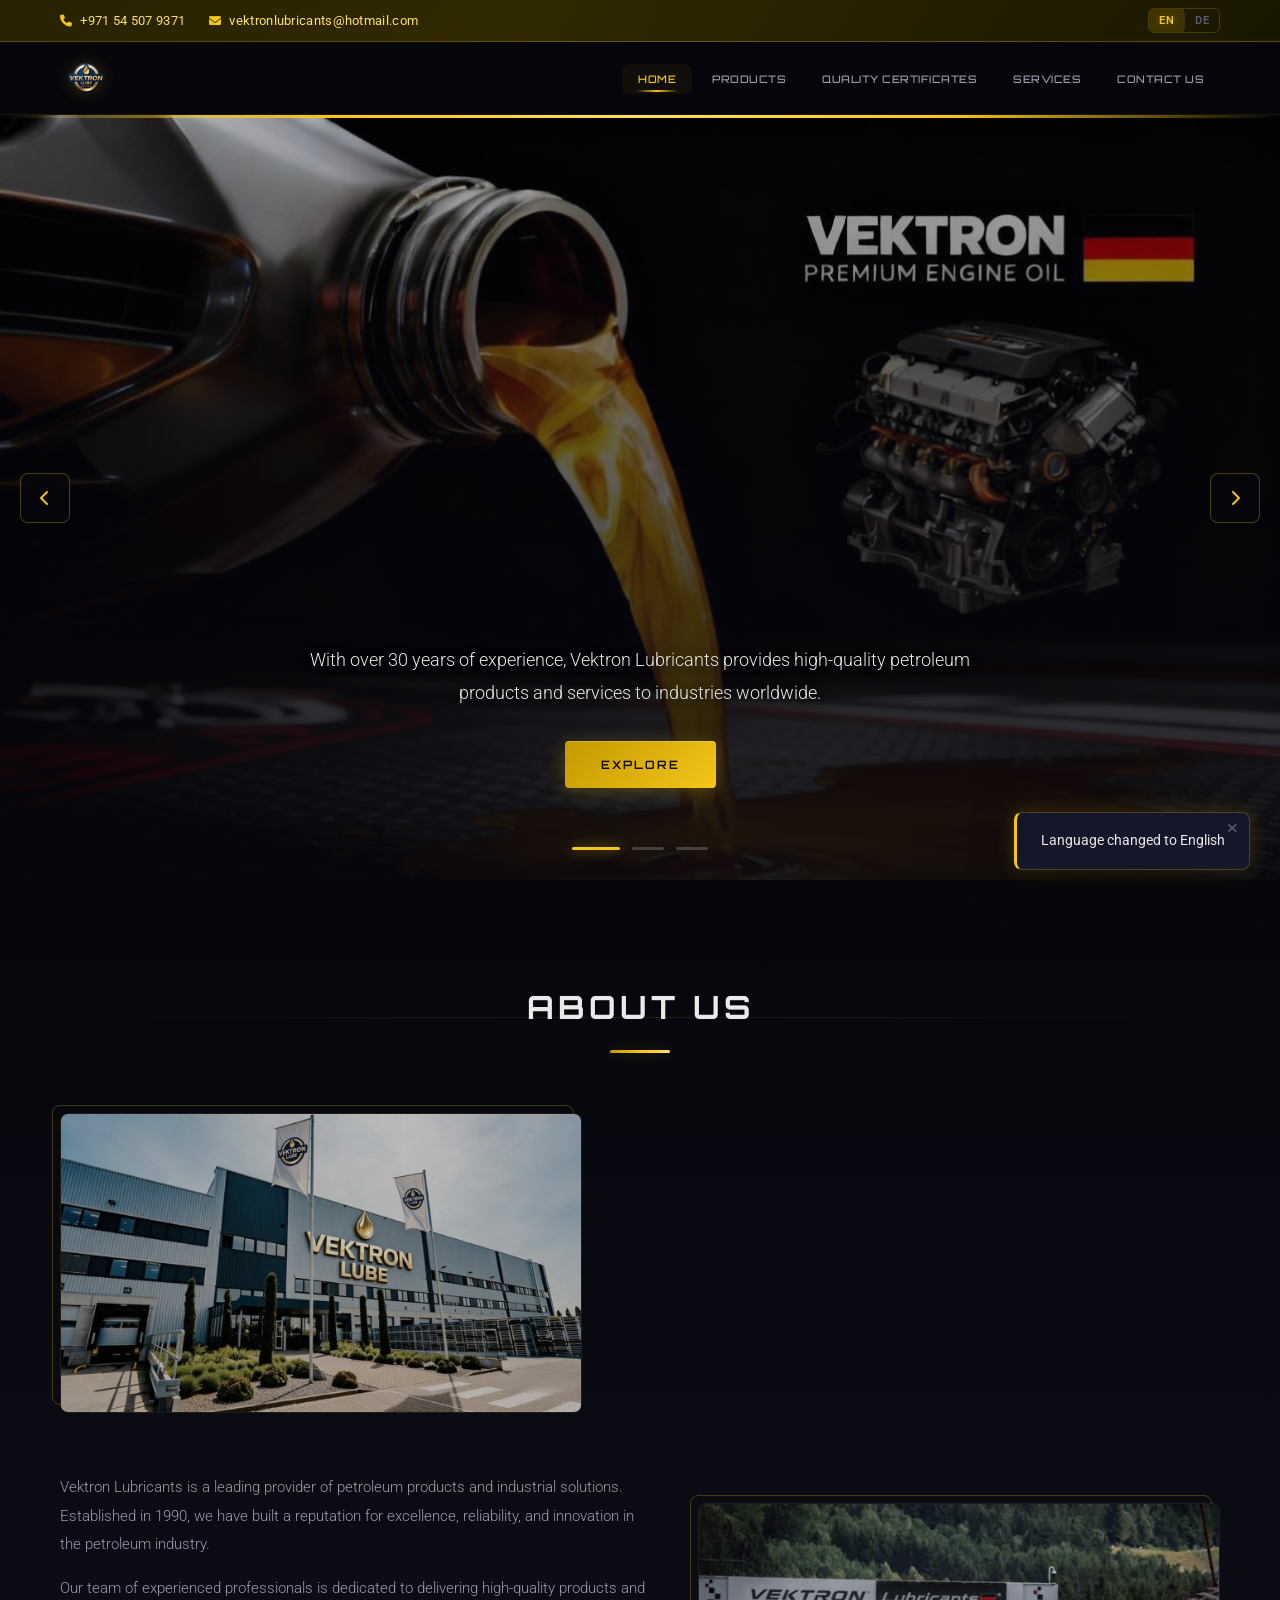
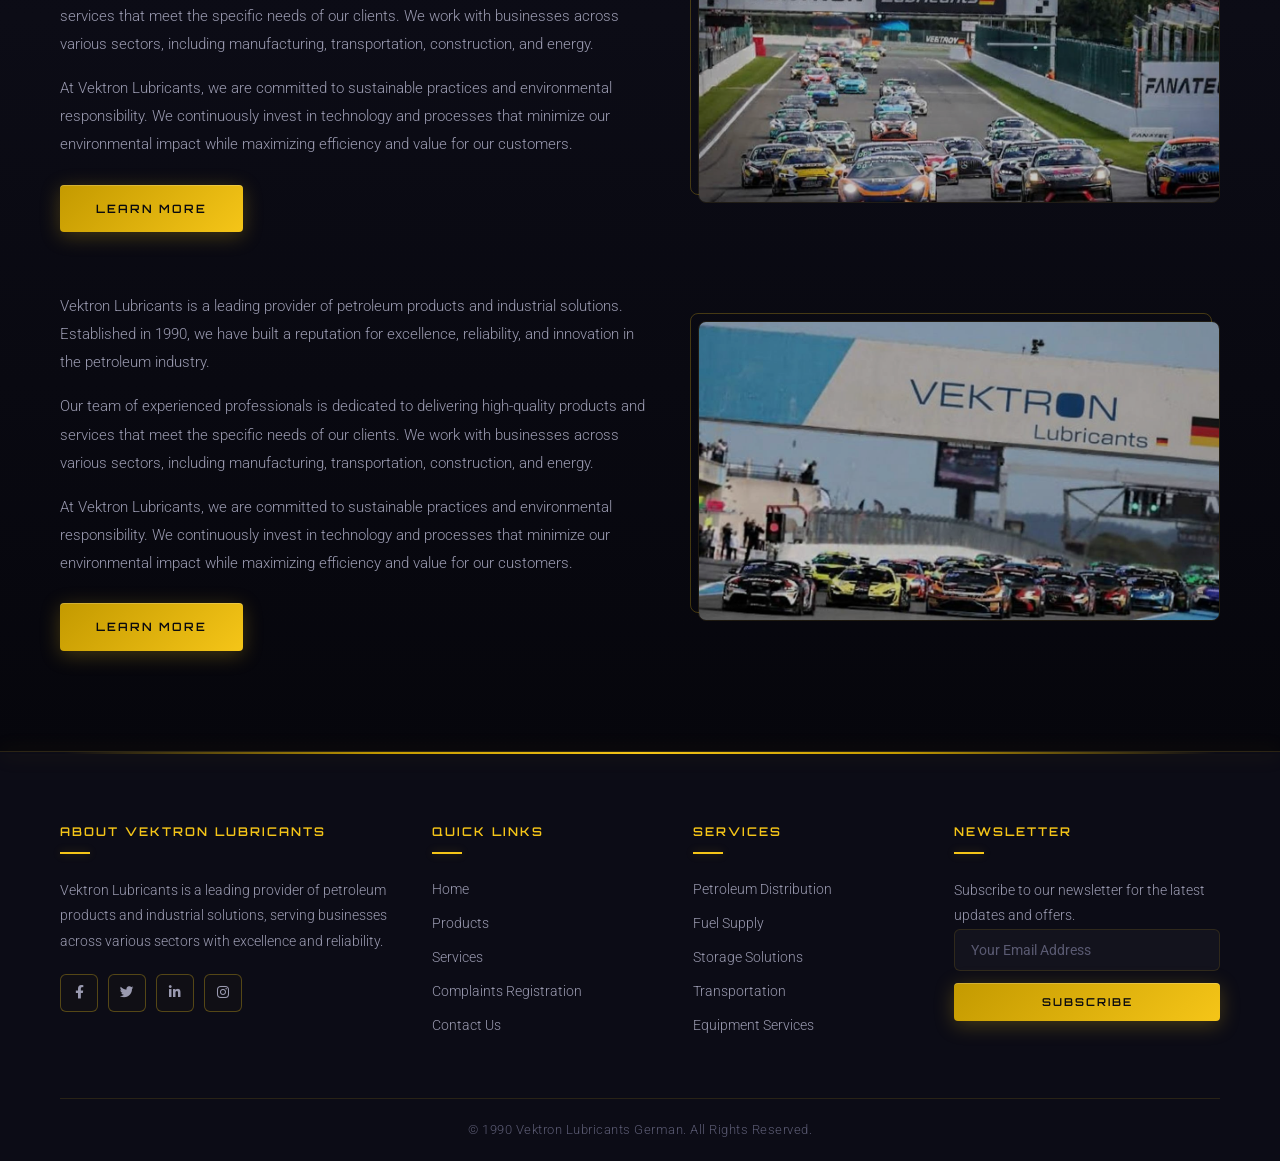
<file: index.html>
<!DOCTYPE html>
<html lang="en">
<head>
    <meta charset="UTF-8">
    <meta name="viewport" content="width=device-width, initial-scale=1.0">
    <title>Vektron Lubricants - Homepage</title>
    <link rel="shortcut icon" href="image/transparent-images/Vecktron_Logos-removebg-preview.png" type="image/x-icon">
    <link href="https://fonts.googleapis.com/css2?family=Roboto:wght@300;400;500;700&family=Orbitron:wght@400;500;600;700;800;900&display=swap" rel="stylesheet">
    <link rel="stylesheet" href="https://cdnjs.cloudflare.com/ajax/libs/font-awesome/6.0.0-beta3/css/all.min.css">
    <link rel="stylesheet" href="assets/main.css">

    <style>
      /* ========== LANGUAGE TOGGLE ========== */
      .lang-toggle {
        display: flex;
        align-items: center;
        gap: 0;
        border-radius: 6px;
        overflow: hidden;
        border: 1px solid rgba(245, 197, 24, 0.2);
        position: relative;
        z-index: 1;
        flex-shrink: 0;
      }

      .lang-btn {
        background: transparent;
        border: none;
        color: var(--text-muted, #5a5a72);
        padding: 5px 10px;
        font-size: 0.68rem;
        font-weight: 600;
        cursor: pointer;
        transition: all 0.3s ease;
        font-family: var(--font-body, 'Roboto', sans-serif);
        letter-spacing: 0.5px;
        position: relative;
      }

      .lang-btn.active {
        background: rgba(245, 197, 24, 0.15);
        color: var(--yellow-bright, #f5c518);
        text-shadow: 0 0 8px rgba(245, 197, 24, 0.3);
      }

      .lang-btn:hover:not(.active) {
        color: var(--text-secondary, #9a9ab0);
        background: rgba(255, 255, 255, 0.03);
      }

      .lang-divider {
        width: 1px;
        height: 16px;
        background: rgba(245, 197, 24, 0.15);
      }

      /* Toast positioning override for this page */
      #toastContainer {
        position: fixed;
        bottom: 30px;
        right: 30px;
        z-index: 9999;
        display: flex;
        flex-direction: column;
        gap: 10px;
      }
    </style>
</head>
<body>

    <!-- Floating Particles -->
    <div class="particles-container" id="particles"></div>

    <!-- ===== HEADER SECTION ===== -->
    <header>
        <div class="header-top">
            <div class="container">
                <div class="header-top-content">
                    <div class="header-contact">
                        <a href="tel:+971545079371"><i class="fas fa-phone"></i> +971 54 507 9371</a>
                        <a href="mailto:vektronlubricants@hotmail.com"><i class="fas fa-envelope"></i> vektronlubricants@hotmail.com</a>
                    </div>

                        <!-- Language Toggle -->
                        <div class="lang-toggle">
                            <button class="lang-btn active" data-lang="en" aria-label="English">EN</button>
                            <div class="lang-divider"></div>
                            <button class="lang-btn" data-lang="de" aria-label="Deutsch">DE</button>
                        </div>
                    </div>
                </div>
            </div>
        </div>
        <div class="header-main" id="headerMain">
            <div class="container">
                <div class="header-content">
                    <div class="logo">
                        <a href="index.html">
                            <img src="image/transparent-images/Vecktron_Logos-removebg-preview.png" alt="Vektron Lubricants">
                        </a>
                    </div>
                    <button class="mobile-menu-btn" aria-label="Toggle Menu">
                        <i class="fas fa-bars"></i>
                    </button>
                    <nav>
                        <ul>
                            <li><a href="index.html" class="active" data-i18n="nav_home">Home</a></li>
                            <li><a href="product.html" data-i18n="nav_products">Products</a></li>
                            <li><a href="quality.html" data-i18n="nav_quality">Quality Certificates</a></li>
                            <li><a href="service.html" data-i18n="nav_services">Services</a></li>
                            <li><a href="contact.html" data-i18n="nav_contact">Contact Us</a></li>
                        </ul>
                    </nav>
                </div>
            </div>
        </div>
    </header>

    <!-- ===== HERO SLIDER SECTION ===== -->
    <section id="home" class="hero-slider">
        <div class="slide active" style="background-image: url('image/1.jpg')">
            <div class="slider-overlay"></div>
            <div class="slide-content">
                <p data-i18n="slide1_text">With over 30 years of experience, Vektron Lubricants provides high-quality petroleum products and services to industries worldwide.</p>
                <a href="product.html" class="btn" data-i18n="slide1_btn">Explore</a>
            </div>
        </div>
        <div class="slide" style="background-image: url('image/2.jpg')">
            <div class="slider-overlay"></div>
            <div class="slide-content">
                <p data-i18n="slide2_text">Our extensive distribution network ensures timely delivery of petroleum products to your business, no matter where you're located.</p>
                <a href="service.html" class="btn" data-i18n="slide2_btn">Our Services</a>
            </div>
        </div>
        <div class="slide" style="background-image: url('image/3.jpg')">
            <div class="slider-overlay"></div>
            <div class="slide-content">
                <p data-i18n="slide3_text">Our specialized lubricants are designed to extend equipment life and improve efficiency in industrial applications.</p>
                <a href="#products" class="btn" data-i18n="slide3_btn">View Products</a>
            </div>
        </div>

        <div class="slider-nav">
            <span class="slider-dot active" data-slide="0"></span>
            <span class="slider-dot" data-slide="1"></span>
            <span class="slider-dot" data-slide="2"></span>
        </div>

        <div class="slider-arrow prev">
            <i class="fas fa-chevron-left"></i>
        </div>
        <div class="slider-arrow next">
            <i class="fas fa-chevron-right"></i>
        </div>
    </section>

    <!-- ===== ABOUT SECTION ===== -->
    <section id="about" class="about">
        <div class="container">
            <div class="section-title reveal">
                <h2 data-i18n="about_title">About Us</h2>
            </div>
            <div class="about-content reveal">
                <div class="about-image">
                    <img class="video-section" src="image/factory.jpg" alt="Factory">
                </div>
            </div>
            <div class="about-content reveal">
                <div class="about-text-1">
                    <p data-i18n="about_p1">Vektron Lubricants is a leading provider of petroleum products and industrial solutions. Established in 1990, we have built a reputation for excellence, reliability, and innovation in the petroleum industry.</p>
                    <p data-i18n="about_p2">Our team of experienced professionals is dedicated to delivering high-quality products and services that meet the specific needs of our clients. We work with businesses across various sectors, including manufacturing, transportation, construction, and energy.</p>
                    <p data-i18n="about_p3">At Vektron Lubricants, we are committed to sustainable practices and environmental responsibility. We continuously invest in technology and processes that minimize our environmental impact while maximizing efficiency and value for our customers.</p>
                    <a href="contact.html" class="btn" data-i18n="btn_learn_more">Learn More</a>
                </div>
                <div class="about-image-1">
                    <img class="video-section" src="image/pnanglan.jpg" alt="About Us Image">
                </div>
            </div>
            <div class="about-content reveal">
                <div class="about-text-2">
                    <p data-i18n="about2_p1">Vektron Lubricants is a leading provider of petroleum products and industrial solutions. Established in 1990, we have built a reputation for excellence, reliability, and innovation in the petroleum industry.</p>
                    <p data-i18n="about2_p2">Our team of experienced professionals is dedicated to delivering high-quality products and services that meet the specific needs of our clients. We work with businesses across various sectors, including manufacturing, transportation, construction, and energy.</p>
                    <p data-i18n="about2_p3">At Vektron Lubricants, we are committed to sustainable practices and environmental responsibility. We continuously invest in technology and processes that minimize our environmental impact while maximizing efficiency and value for our customers.</p>
                    <a href="contact.html" class="btn" data-i18n="btn_learn_more">Learn More</a>
                </div>
                <div class="about-image-2">
                    <img class="video-section" src="image/pnanglan2.jpg" alt="About Us Image">
                </div>
            </div>
        </div>
    </section>

    <!-- ===== FOOTER ===== -->
    <footer>
        <div class="container">
            <div class="footer-content">
                <div class="footer-widget">
                    <h3 data-i18n="footer_about">About Vektron Lubricants</h3>
                    <p data-i18n="footer_about_text">Vektron Lubricants is a leading provider of petroleum products and industrial solutions, serving businesses across various sectors with excellence and reliability.</p>
                    <div class="social-links">
                        <a href="www.facebook.com"><i class="fab fa-facebook-f"></i></a>
                        <a href="#"><i class="fab fa-twitter"></i></a>
                        <a href="#"><i class="fab fa-linkedin-in"></i></a>
                        <a href="#"><i class="fab fa-instagram"></i></a>
                    </div>
                </div>
                <div class="footer-widget">
                    <h3 data-i18n="footer_quick_links">Quick Links</h3>
                    <ul class="footer-links">
                        <li><a href="index.html" data-i18n="nav_home">Home</a></li>
                        <li><a href="product.html" data-i18n="nav_products">Products</a></li>
                        <li><a href="service.html" data-i18n="nav_services">Services</a></li>
                        <li><a href="crg.html" data-i18n="footer_complaints">Complaints Registration</a></li>
                        <li><a href="contact.html" data-i18n="nav_contact">Contact</a></li>
                    </ul>
                </div>
                <div class="footer-widget">
                    <h3 data-i18n="nav_services">Services</h3>
                    <ul class="footer-links">
                        <li><a href="#" data-i18n="srv_distribution">Petroleum Distribution</a></li>
                        <li><a href="#" data-i18n="srv_fuel">Fuel Supply</a></li>
                        <li><a href="#" data-i18n="srv_storage">Storage Solutions</a></li>
                        <li><a href="#" data-i18n="srv_transport">Transportation</a></li>
                        <li><a href="#" data-i18n="srv_equipment">Equipment Services</a></li>
                    </ul>
                </div>
                <div class="footer-widget">
                    <h3 data-i18n="footer_newsletter">Newsletter</h3>
                    <p data-i18n="footer_newsletter_text">Subscribe to our newsletter for the latest updates and offers.</p>
                    <form id="newsletterForm">
                        <div class="form-group">
                            <input type="email" data-i18n-ph="ph_email" placeholder="Your Email Address" required>
                        </div>
                        <button type="submit" class="btn" data-i18n="btn_subscribe">Subscribe</button>
                    </form>
                </div>
            </div>
            <div class="footer-bottom">
                <p data-i18n="footer_copyright">&copy; 1990 Vektron Lubricants German. All Rights Reserved.</p>
            </div>
        </div>
    </footer>

    <!-- Toast container -->
    <div id="toastContainer"></div>

    <script>
        // ============================================
        // TRANSLATION SYSTEM
        // ============================================
        const translations = {
            en: {
                // Navigation
                nav_home: "Home",
                nav_products: "Products",
                nav_quality: "Quality Certificates",
                nav_services: "Services",
                nav_contact: "Contact Us",

                // Hero Slides
                slide1_text: "With over 30 years of experience, Vektron Lubricants provides high-quality petroleum products and services to industries worldwide.",
                slide1_btn: "Explore",
                slide2_text: "Our extensive distribution network ensures timely delivery of petroleum products to your business, no matter where you're located.",
                slide2_btn: "Our Services",
                slide3_text: "Our specialized lubricants are designed to extend equipment life and improve efficiency in industrial applications.",
                slide3_btn: "View Products",

                // About
                about_title: "About Us",
                about_p1: "Vektron Lubricants is a leading provider of petroleum products and industrial solutions. Established in 1990, we have built a reputation for excellence, reliability, and innovation in the petroleum industry.",
                about_p2: "Our team of experienced professionals is dedicated to delivering high-quality products and services that meet the specific needs of our clients. We work with businesses across various sectors, including manufacturing, transportation, construction, and energy.",
                about_p3: "At Vektron Lubricants, we are committed to sustainable practices and environmental responsibility. We continuously invest in technology and processes that minimize our environmental impact while maximizing efficiency and value for our customers.",
                about2_p1: "Vektron Lubricants is a leading provider of petroleum products and industrial solutions. Established in 1990, we have built a reputation for excellence, reliability, and innovation in the petroleum industry.",
                about2_p2: "Our team of experienced professionals is dedicated to delivering high-quality products and services that meet the specific needs of our clients. We work with businesses across various sectors, including manufacturing, transportation, construction, and energy.",
                about2_p3: "At Vektron Lubricants, we are committed to sustainable practices and environmental responsibility. We continuously invest in technology and processes that minimize our environmental impact while maximizing efficiency and value for our customers.",

                // Buttons
                btn_learn_more: "Learn More",
                btn_subscribe: "Subscribe",

                // Footer
                footer_about: "About Vektron Lubricants",
                footer_about_text: "Vektron Lubricants is a leading provider of petroleum products and industrial solutions, serving businesses across various sectors with excellence and reliability.",
                footer_quick_links: "Quick Links",
                footer_complaints: "Complaints Registration",
                footer_newsletter: "Newsletter",
                footer_newsletter_text: "Subscribe to our newsletter for the latest updates and offers.",
                footer_copyright: "\u00A9 1990 Vektron Lubricants German. All Rights Reserved.",

                // Services
                srv_distribution: "Petroleum Distribution",
                srv_fuel: "Fuel Supply",
                srv_storage: "Storage Solutions",
                srv_transport: "Transportation",
                srv_equipment: "Equipment Services",

                // Placeholders
                ph_email: "Your Email Address",

                // Toast messages
                toast_subscribed: "Thank you for subscribing with <strong>{email}</strong>. You'll receive our latest updates.",
                toast_contact: "Thank you, <strong>{name}</strong>! Your message has been received.",
                toast_lang_switch: "Language changed to English",
            },

            de: {
                // Navigation
                nav_home: "Startseite",
                nav_products: "Produkte",
                nav_quality: "Qualit\u00E4tszertifikate",
                nav_services: "Dienstleistungen",
                nav_contact: "Kontakt",

                // Hero Slides
                slide1_text: "Mit \u00FCber 30 Jahren Erfahrung bietet Vektron Lubricants hochwertige Erd\u00F6lprodukte und Dienstleistungen f\u00FCr Industrien weltweit an.",
                slide1_btn: "Entdecken",
                slide2_text: "Unser umfangreiches Vertriebsnetzwerk sorgt f\u00FCr rechtzeitige Lieferung von Erd\u00F6lprodukten an Ihr Unternehmen, unabh\u00E4ngig von Ihrem Standort.",
                slide2_btn: "Unsere Dienstleistungen",
                slide3_text: "Unsere speziellen Schmierstoffe sind darauf ausgelegt, die Lebensdauer von Ausr\u00FCstungen zu verl\u00E4ngern und die Effizienz in industriellen Anwendungen zu verbessern.",
                slide3_btn: "Produkte ansehen",

                // About
                about_title: "\u00DCber uns",
                about_p1: "Vektron Lubricants ist ein f\u00FChrender Anbieter von Erd\u00F6lprodukten und industriellen L\u00F6sungen. Seit der Gr\u00FCndung 1990 haben wir uns einen Ruf f\u00FCr Exzellenz, Zuverl\u00E4ssigkeit und Innovation in der Erd\u00F6lindustrie erarbeitet.",
                about_p2: "Unser Team erfahrener Fachleute widmet sich der Lieferung hochwertiger Produkte und Dienstleistungen, die auf die spezifischen Bed\u00FCrfnisse unserer Kunden zugeschnitten sind. Wir arbeiten mit Unternehmen aus verschiedenen Branchen zusammen, darunter Fertigung, Transport, Bauwesen und Energie.",
                about_p3: "Bei Vektron Lubricants verpflichten wir uns zu nachhaltigen Praktiken und Umweltverantwortung. Wir investieren kontinuierlich in Technologien und Prozesse, die unsere Umweltauswirkungen minimieren und gleichzeitig Effizienz und Mehrwert f\u00FCr unsere Kunden maximieren.",
                about2_p1: "Vektron Lubricants ist ein f\u00FChrender Anbieter von Erd\u00F6lprodukten und industriellen L\u00F6sungen. Seit der Gr\u00FCndung 1990 haben wir uns einen Ruf f\u00FCr Exzellenz, Zuverl\u00E4ssigkeit und Innovation in der Erd\u00F6lindustrie erarbeitet.",
                about2_p2: "Unser Team erfahrener Fachleute widmet sich der Lieferung hochwertiger Produkte und Dienstleistungen, die auf die spezifischen Bed\u00FCrfnisse unserer Kunden zugeschnitten sind. Wir arbeiten mit Unternehmen aus verschiedenen Branchen zusammen, darunter Fertigung, Transport, Bauwesen und Energie.",
                about2_p3: "Bei Vektron Lubricants verpflichten wir uns zu nachhaltigen Praktiken und Umweltverantwortung. Wir investieren kontinuierlich in Technologien und Prozesse, die unsere Umweltauswirkungen minimieren und gleichzeitig Effizienz und Mehrwert f\u00FCr unsere Kunden maximieren.",

                // Buttons
                btn_learn_more: "Mehr erfahren",
                btn_subscribe: "Abonnieren",

                // Footer
                footer_about: "\u00DCber Vektron Lubricants",
                footer_about_text: "Vektron Lubricants ist ein f\u00FChrender Anbieter von Erd\u00F6lprodukten und industriellen L\u00F6sungen und bedient Unternehmen in verschiedenen Branchen mit Exzellenz und Zuverl\u00E4ssigkeit.",
                footer_quick_links: "Schnelllinks",
                footer_complaints: "Beschwerderegistrierung",
                footer_newsletter: "Newsletter",
                footer_newsletter_text: "Abonnieren Sie unseren Newsletter f\u00FCr die neuesten Updates und Angebote.",
                footer_copyright: "\u00A9 1990 Vektron Lubricants German. Alle Rechte vorbehalten.",

                // Services
                srv_distribution: "Erd\u00F6lverteilung",
                srv_fuel: "Kraftstoffversorgung",
                srv_storage: "Lagerl\u00F6sungen",
                srv_transport: "Transportwesen",
                srv_equipment: "Ausr\u00FCstungsservice",

                // Placeholders
                ph_email: "Ihre E-Mail-Adresse",

                // Toast messages
                toast_subscribed: "Vielen Dank f\u00FCr Ihr Abonnement mit <strong>{email}</strong>. Sie erhalten unsere neuesten Updates.",
                toast_contact: "Vielen Dank, <strong>{name}</strong>! Ihre Nachricht wurde empfangen.",
                toast_lang_switch: "Sprache auf Deutsch umgestellt",
            }
        };

        let currentLang = localStorage.getItem('vektron_lang') || 'en';

        function setLanguage(lang) {
            currentLang = lang;
            localStorage.setItem('vektron_lang', lang);
            document.documentElement.lang = lang;

            // Update button states
            document.querySelectorAll('.lang-btn').forEach(btn => {
                btn.classList.toggle('active', btn.dataset.lang === lang);
            });

            // Translate all text content
            document.querySelectorAll('[data-i18n]').forEach(el => {
                const key = el.getAttribute('data-i18n');
                if (translations[lang][key]) {
                    el.textContent = translations[lang][key];
                }
            });

            // Translate placeholders
            document.querySelectorAll('[data-i18n-ph]').forEach(el => {
                const key = el.getAttribute('data-i18n-ph');
                if (translations[lang][key]) {
                    el.placeholder = translations[lang][key];
                }
            });

            // Show toast confirmation
            showToast(translations[lang].toast_lang_switch, 2500);
        }

        // Bind language buttons
        document.querySelectorAll('.lang-btn').forEach(btn => {
            btn.addEventListener('click', () => {
                setLanguage(btn.dataset.lang);
            });
        });

        // Apply saved language on load
        setLanguage(currentLang);

        // ============================================
        // PARTICLE GENERATOR
        // ============================================
        (function createParticles() {
            const container = document.getElementById('particles');
            const count = 30;
            for (let i = 0; i < count; i++) {
                const p = document.createElement('div');
                p.classList.add('particle');
                p.style.left = Math.random() * 100 + '%';
                p.style.width = p.style.height = (Math.random() * 2 + 1) + 'px';
                p.style.animationDuration = (Math.random() * 12 + 8) + 's';
                p.style.animationDelay = (Math.random() * 10) + 's';
                container.appendChild(p);
            }
        })();

        // ============================================
        // MOBILE MENU TOGGLE
        // ============================================
        const mobileMenuBtn = document.querySelector('.mobile-menu-btn');
        const nav = document.querySelector('nav');
        const menuIcon = mobileMenuBtn.querySelector('i');

        mobileMenuBtn.addEventListener('click', () => {
            nav.classList.toggle('active');
            menuIcon.classList.toggle('fa-bars');
            menuIcon.classList.toggle('fa-times');
        });

        nav.querySelectorAll('a').forEach(link => {
            link.addEventListener('click', () => {
                nav.classList.remove('active');
                menuIcon.classList.add('fa-bars');
                menuIcon.classList.remove('fa-times');
            });
        });

        // ============================================
        // SLIDER FUNCTIONALITY
        // ============================================
        const slides = document.querySelectorAll('.slide');
        const dots = document.querySelectorAll('.slider-dot');
        const prevBtn = document.querySelector('.slider-arrow.prev');
        const nextBtn = document.querySelector('.slider-arrow.next');

        let currentSlide = 0;
        const slideCount = slides.length;
        let sliderInterval;

        function showSlide(index) {
            slides.forEach(slide => slide.classList.remove('active'));
            dots.forEach(dot => dot.classList.remove('active'));
            slides[index].classList.add('active');
            dots[index].classList.add('active');
            currentSlide = index;
        }

        function nextSlide() {
            showSlide((currentSlide + 1) % slideCount);
        }

        function prevSlide() {
            showSlide((currentSlide - 1 + slideCount) % slideCount);
        }

        function resetAutoSlide() {
            clearInterval(sliderInterval);
            sliderInterval = setInterval(nextSlide, 5000);
        }

        nextBtn.addEventListener('click', () => { nextSlide(); resetAutoSlide(); });
        prevBtn.addEventListener('click', () => { prevSlide(); resetAutoSlide(); });

        dots.forEach((dot, index) => {
            dot.addEventListener('click', () => { showSlide(index); resetAutoSlide(); });
        });

        // Touch / swipe support
        let touchStartX = 0;
        const heroSlider = document.querySelector('.hero-slider');

        heroSlider.addEventListener('touchstart', (e) => {
            touchStartX = e.changedTouches[0].screenX;
        }, { passive: true });

        heroSlider.addEventListener('touchend', (e) => {
            const diff = touchStartX - e.changedTouches[0].screenX;
            if (Math.abs(diff) > 50) {
                diff > 0 ? nextSlide() : prevSlide();
                resetAutoSlide();
            }
        }, { passive: true });

        sliderInterval = setInterval(nextSlide, 5000);

        // ============================================
        // SMOOTH SCROLLING
        // ============================================
        document.querySelectorAll('a[href^="#"]').forEach(anchor => {
            anchor.addEventListener('click', function (e) {
                e.preventDefault();
                const targetId = this.getAttribute('href');
                const targetElement = document.querySelector(targetId);
                if (targetElement) {
                    window.scrollTo({
                        top: targetElement.offsetTop - 100,
                        behavior: 'smooth'
                    });
                }
            });
        });

        // ============================================
        // HEADER SCROLL EFFECT
        // ============================================
        const headerMain = document.getElementById('headerMain');

        window.addEventListener('scroll', () => {
            if (window.scrollY > 50) {
                headerMain.classList.add('scrolled');
            } else {
                headerMain.classList.remove('scrolled');
            }
        });

        // ============================================
        // SCROLL REVEAL
        // ============================================
        const revealElements = document.querySelectorAll('.reveal');

        const revealObserver = new IntersectionObserver((entries) => {
            entries.forEach(entry => {
                if (entry.isIntersecting) {
                    entry.target.classList.add('visible');
                }
            });
        }, {
            threshold: 0.15,
            rootMargin: '0px 0px -40px 0px'
        });

        revealElements.forEach(el => revealObserver.observe(el));

        // ============================================
        // TOAST NOTIFICATION
        // ============================================
        function showToast(message, duration = 4000) {
            const container = document.getElementById('toastContainer');
            const toast = document.createElement('div');
            toast.classList.add('toast');
            toast.innerHTML = `
                <button class="toast-close" onclick="this.parentElement.remove()"><i class="fas fa-times"></i></button>
                <span>${message}</span>
            `;
            container.appendChild(toast);

            requestAnimationFrame(() => {
                requestAnimationFrame(() => {
                    toast.classList.add('show');
                });
            });

            setTimeout(() => {
                toast.classList.remove('show');
                setTimeout(() => toast.remove(), 400);
            }, duration);
        }

        // ============================================
        // NEWSLETTER FORM
        // ============================================
        const newsletterForm = document.getElementById('newsletterForm');

        if (newsletterForm) {
            newsletterForm.addEventListener('submit', (e) => {
                e.preventDefault();
                const email = newsletterForm.querySelector('input[type="email"]').value;
                const msg = translations[currentLang].toast_subscribed.replace('{email}', email);
                showToast(msg);
                newsletterForm.reset();
            });
        }

        // ============================================
        // CONTACT FORM (if exists)
        // ============================================
        const contactForm = document.getElementById('contactForm');

        if (contactForm) {
            contactForm.addEventListener('submit', (e) => {
                e.preventDefault();
                const name = document.getElementById('name').value;
                const msg = translations[currentLang].toast_contact.replace('{name}', name);
                showToast(msg);
                contactForm.reset();
            });
        }
    </script>
</body>
</html>
</file>
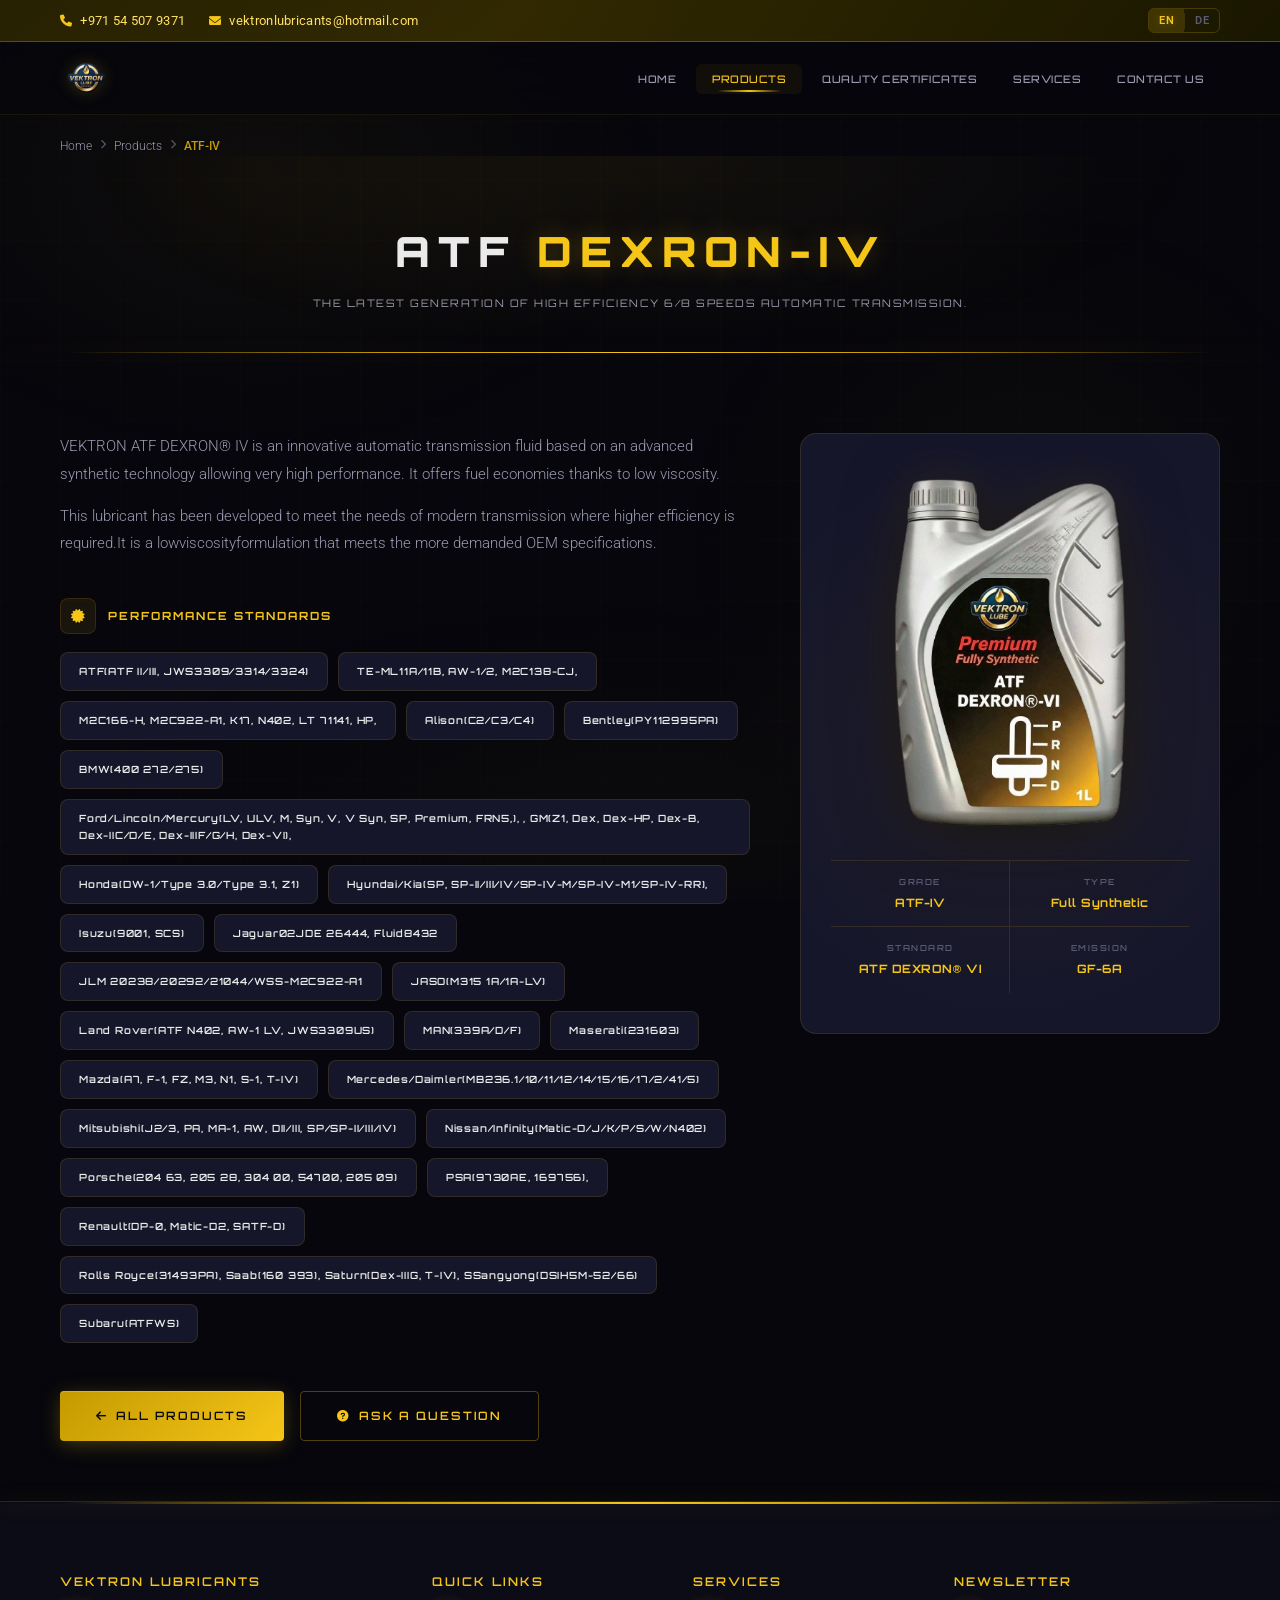
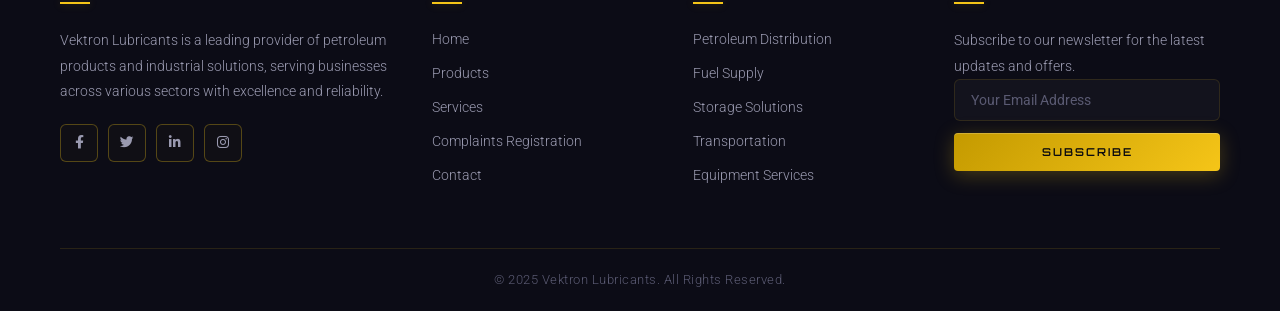
<file: ATF-IV.html>
<!DOCTYPE html>
<html lang="en">
<head>
    <meta charset="UTF-8">
    <meta name="viewport" content="width=device-width, initial-scale=1.0">
    <title>Vektron Lubricants - ATF-IV</title>
    <link rel="shortcut icon" href="image/transparent-images/Vecktron_Logos-removebg-preview.png" type="image/x-icon">

    <link href="https://fonts.googleapis.com/css2?family=Orbitron:wght@400;500;600;700;800;900&family=Roboto:wght@300;400;500;700&display=swap" rel="stylesheet">
    <link rel="stylesheet" href="https://cdnjs.cloudflare.com/ajax/libs/font-awesome/6.0.0-beta3/css/all.min.css">
    <link rel="stylesheet" href="assets/SAE-10W-40.css">

    <style>
      /* ========== LANGUAGE TOGGLE ========== */
      .lang-toggle {
        display: flex;
        align-items: center;
        gap: 0;
        border-radius: 6px;
        overflow: hidden;
        border: 1px solid rgba(245, 197, 24, 0.2);
        flex-shrink: 0;
        margin-left: 4px;
      }

      .lang-btn {
        background: transparent;
        border: none;
        color: var(--text-muted, #5a5a72);
        padding: 5px 10px;
        font-size: 0.68rem;
        font-weight: 600;
        cursor: pointer;
        transition: all 0.3s ease;
        font-family: var(--font-body, 'Roboto', sans-serif);
        letter-spacing: 0.5px;
      }

      .lang-btn.active {
        background: rgba(245, 197, 24, 0.15);
        color: var(--yellow-bright, #f5c518);
        text-shadow: 0 0 8px rgba(245, 197, 24, 0.3);
      }

      .lang-btn:hover:not(.active) {
        color: var(--text-secondary, #9a9ab0);
        background: rgba(255, 255, 255, 0.03);
      }

      .lang-divider {
        width: 1px;
        height: 16px;
        background: rgba(245, 197, 24, 0.15);
      }

      /* ========== TRANSLATION FADE ========== */
      [data-i18n],
      [data-i18n-html],
      [data-i18n-ph] {
        transition: opacity 0.25s ease;
      }
      [data-i18n].lang-switching,
      [data-i18n-html].lang-switching,
      [data-i18n-ph].lang-switching {
        opacity: 0;
      }
    </style>
</head>
<body>
    <!-- ===== PARTICLES ===== -->
    <div class="particles-container" id="particles"></div>

    <!-- ===== HEADER ===== -->
    <header>
        <div class="header-top">
            <div class="container">
                <div class="header-top-content">
                    <div class="header-contact">
                        <a href="tel:+971545079371"><i class="fas fa-phone"></i> +971 54 507 9371</a>
                        <a href="mailto:vektronlubricants@hotmail.com"><i class="fas fa-envelope"></i> vektronlubricants@hotmail.com</a>
                    </div>
                    

                        <div class="lang-toggle">
                            <button class="lang-btn active" data-lang="en" aria-label="English">EN</button>
                            <div class="lang-divider"></div>
                            <button class="lang-btn" data-lang="de" aria-label="Deutsch">DE</button>
                        </div>
                    </div>
                </div>
            </div>
        </div>
        <div class="header-main" id="headerMain">
            <div class="container">
                <div class="header-content">
                    <div class="logo">
                        <a href="index.html">
                            <img src="image/transparent-images/Vecktron_Logos-removebg-preview.png" style="height: 52px; width: auto;" alt="Vektron Lubricants">
                        </a>
                    </div>
                    <button class="mobile-menu-btn" aria-label="Toggle menu">
                        <i class="fas fa-bars"></i>
                    </button>
                    <nav>
                        <ul>
                            <li><a href="index.html" data-i18n="nav_home">Home</a></li>
                            <li><a href="product.html" class="active" data-i18n="nav_products">Products</a></li>
                            <li><a href="quality.html" data-i18n="nav_quality">Quality Certificates</a></li>
                            <li><a href="service.html" data-i18n="nav_services">Services</a></li>
                            <li><a href="contact.html" data-i18n="nav_contact_us">Contact Us</a></li>
                        </ul>
                    </nav>
                </div>
            </div>
        </div>
    </header>

    <!-- ===== BREADCRUMB ===== -->
    <div class="breadcrumb">
        <div class="container">
            <div class="breadcrumb-inner">
                <a href="index.html" data-i18n="breadcrumb_home">Home</a>
                <span class="sep"><i class="fas fa-chevron-right"></i></span>
                <a href="product.html" data-i18n="breadcrumb_products">Products</a>
                <span class="sep"><i class="fas fa-chevron-right"></i></span>
                <span class="current" data-i18n="breadcrumb_current">ATF-IV</span>
            </div>
        </div>
    </div>

    <!-- ===== PAGE BANNER ===== -->
    <div class="page-banner">
        <div class="container">
            <h1 data-i18n-html="banner_title">ATF <span>DEXRON-IV</span></h1>
            <p class="product-subtitle" data-i18n="banner_subtitle">The latest generation of high efficiency 6/8 speeds automatic transmission.</p>
        </div>
    </div>

    <!-- ===== PRODUCT DETAIL ===== -->
    <section class="product-detail">
        <div class="container">
            <div class="product-layout">

                <!-- Left: Product Information -->
                <div class="product-info">

                    <div class="product-description reveal">
                        <p data-i18n="desc_para1">VEKTRON ATF DEXRON® IV is an innovative automatic transmission fluid based on an advanced synthetic technology allowing very high performance. It offers fuel economies thanks to low viscosity.</p>
                        <p style="margin-top: 14px;" data-i18n="desc_para2">This lubricant has been developed to meet the needs of modern transmission where higher efficiency is required.It is a lowviscosityformulation that meets the more demanded OEM specifications.</p>
                    </div>

                    <!-- Performance Standards -->
                    <div class="data-block reveal reveal-delay-1">
                        <div class="data-block-header">
                            <div class="block-icon"><i class="fas fa-certificate"></i></div>
                            <h3 data-i18n="section_standards">Performance Standards</h3>
                        </div>
                        <div class="spec-badges">
                            <div class="spec-badge"><span>ATF(ATF II/III, JWS3309/3314/3324)</span></div>
                            <div class="spec-badge"><span> TE-ML11A/11B, AW-1/2, M2C138-CJ,</span></div>
                            <div class="spec-badge"><span>M2C166-H, M2C922-A1, K17, N402, LT 71141, HP,</span></div>
                            <div class="spec-badge"><span>Alison(C2/C3/C4)</span></div>
                            <div class="spec-badge"><span>Bentley(PY112995PA)</span></div>
                            <div class="spec-badge"><span>BMW(400 272/275)</span></div>
                            <div class="spec-badge"><span> Ford/Lincoln/Mercury(LV, ULV, M, Syn, V, V Syn, SP, Premium, FRN5,), , GM(Z1, Dex, Dex-HP, Dex-B, Dex-IIC/D/E, Dex-IIIF/G/H, Dex-VI),</span></div>
                            <div class="spec-badge"><span>Honda(DW-1/Type 3.0/Type 3.1, Z1)</span></div>
                            <div class="spec-badge"><span>Hyundai/Kia(SP, SP-II/III/IV/SP-IV-M/SP-IV-M1/SP-IV-RR), </span></div>
                            <div class="spec-badge"><span>Isuzu(9001, SCS)</span></div>
                            <div class="spec-badge"><span>Jaguar02JDE 26444, Fluid8432</span></div>
                            <div class="spec-badge"><span>JLM 20238/20292/21044/WSS-M2C922-A1</span></div>
                            <div class="spec-badge"><span>JASO(M315 1A/1A-LV)</span></div>
                            <div class="spec-badge"><span> Land Rover(ATF N402, AW-1 LV, JWS3309US)</span></div>
                            <div class="spec-badge"><span>MAN(339A/D/F)</span></div>
                            <div class="spec-badge"><span>Maserati(231603)</span></div>
                            <div class="spec-badge"><span>Mazda(A7, F-1, FZ, M3, N1, S-1, T-IV)</span></div>
                            <div class="spec-badge"><span>Mercedes/Daimler(MB236.1/10/11/12/14/15/16/17/2/41/5)</span></div>
                            <div class="spec-badge"><span>Mitsubishi(J2/3, PA, MA-1, AW, DII/III, SP/SP-II/III/IV)</span></div>
                            <div class="spec-badge"><span>Nissan/Infinity(Matic-D/J/K/P/S/W/N402)</span></div>
                            <div class="spec-badge"><span>Porsche(204 63, 205 28, 304 00, 54700, 205 09)</span></div>
                            <div class="spec-badge"><span> PSA(9730AE, 169756),</span></div>
                            <div class="spec-badge"><span>Renault(DP-0, Matic-D2, SATF-D)</span></div>
                            <div class="spec-badge"><span>Rolls Royce(31493PA), Saab(160 393), Saturn(Dex-IIIG, T-IV), SSangyong(DSIH5M-52/66)</span></div>
                            <div class="spec-badge"><span>Subaru(ATFWS)</span></div>
                        </div>
                    </div>

                    <!-- Features & Benefits 
                    <div class="data-block reveal reveal-delay-2">
                        <div class="data-block-header">
                            <div class="block-icon"><i class="fas fa-bolt"></i></div>
                            <h3 data-i18n="section_features">Features & Benefits</h3>
                        </div>
                        <div class="feature-items">
                            <div class="feature-item">
                                <div class="fi-icon"><i class="fas fa-gas-pump"></i></div>
                                <span class="fi-text" data-i18n="fi_fuel">Boosts fuel efficiency</span>
                            </div>
                            <div class="feature-item">
                                <div class="fi-icon"><i class="fas fa-snowflake"></i></div>
                                <span class="fi-text" data-i18n="fi_cold">Ensures smooth cold starts</span>
                            </div>
                            <div class="feature-item">
                                <div class="fi-icon"><i class="fas fa-shield-alt"></i></div>
                                <span class="fi-text" data-i18n="fi_wear">Reduces engine wear</span>
                            </div>
                            <div class="feature-item">
                                <div class="fi-icon"><i class="fas fa-broom"></i></div>
                                <span class="fi-text" data-i18n="fi_sludge">Prevents sludge & deposits</span>
                            </div>
                        </div>
                    </div> -->

                    <!-- Recommended Vehicles 
                    <div class="data-block reveal reveal-delay-3">
                        <div class="data-block-header">
                            <div class="block-icon"><i class="fas fa-car"></i></div>
                            <h3 data-i18n="section_recommended">Recommended For</h3>
                        </div>
                        <div class="vehicle-tags">
                            <span class="vehicle-tag">Lexus</span>
                            <span class="vehicle-tag">Renault</span>
                            <span class="vehicle-tag">Volkswagen</span>
                            <span class="vehicle-tag">Mercedes-Benz</span>
                            <span class="vehicle-tag">Ford</span>
                            <span class="vehicle-tag">Audi</span>
                            <span class="vehicle-tag">BMW</span>
                            <span class="vehicle-tag">Chevrolet</span>
                            <span class="vehicle-tag">Citroen</span>
                            <span class="vehicle-tag">Mitsubishi</span>
                            <span class="vehicle-tag">Mazda</span>
                            <span class="vehicle-tag">Hummer</span>
                            <span class="vehicle-tag">Jeep</span>
                            <span class="vehicle-tag">Subaru</span>
                            <span class="vehicle-tag">Porsche</span>
                            <span class="vehicle-tag">Opel</span>
                            <span class="vehicle-tag">Daewoo</span>
                        </div>
                    </div> -->

                    <!-- Actions -->
                    <div class="product-actions reveal reveal-delay-4">
                        <a href="product.html" class="btn" data-i18n-html="action_all_products">
                            <i class="fas fa-arrow-left"></i> All Products
                        </a>
                        <a href="contact.html" class="btn-ghost btn" data-i18n-html="action_ask_question">
                            <i class="fas fa-question-circle"></i> Ask a Question
                        </a>
                    </div>
                </div>

                <!-- Right: Product Image -->
                <div class="product-image-section reveal">
                    <div class="product-image-wrapper">
                        <img src="image/transparent-images/ATF-DEXRON-IV.png" alt="SAE 10W-40 Product">

                        <div class="product-quick-specs">
                            <div class="quick-spec">
                                <div class="qs-label" data-i18n="qs_grade_label">Grade</div>
                                <div class="qs-value">ATF-IV</div>
                            </div>
                            <div class="quick-spec">
                                <div class="qs-label" data-i18n="qs_type_label">Type</div>
                                <div class="qs-value" data-i18n="qs_type_value">Full Synthetic</div>
                            </div>
                            <div class="quick-spec">
                                <div class="qs-label" data-i18n="qs_std_label">Standard</div>
                                <div class="qs-value">ATF DEXRON® VI</div>
                            </div>
                            <div class="quick-spec">
                                <div class="qs-label" data-i18n="qs_emi_label">Emission</div>
                                <div class="qs-value">GF-6A</div>
                            </div>
                        </div>
                    </div>
                </div>

            </div>
        </div>
    </section>

    <!-- ===== FOOTER ===== -->
    <footer>
        <div class="container">
            <div class="footer-content">
                <div class="footer-widget">
                    <h3 data-i18n="footer_about">Vektron Lubricants</h3>
                    <p data-i18n="footer_about_text">Vektron Lubricants is a leading provider of petroleum products and industrial solutions, serving businesses across various sectors with excellence and reliability.</p>
                    <div class="social-links">
                        <a href="#" aria-label="Facebook"><i class="fab fa-facebook-f"></i></a>
                        <a href="#" aria-label="Twitter"><i class="fab fa-twitter"></i></a>
                        <a href="#" aria-label="LinkedIn"><i class="fab fa-linkedin-in"></i></a>
                        <a href="#" aria-label="Instagram"><i class="fab fa-instagram"></i></a>
                    </div>
                </div>
                <div class="footer-widget">
                    <h3 data-i18n="footer_quick_links">Quick Links</h3>
                    <ul class="footer-links">
                        <li><a href="index.html" data-i18n="nav_home">Home</a></li>
                        <li><a href="product.html" data-i18n="nav_products">Products</a></li>
                        <li><a href="service.html" data-i18n="nav_services">Services</a></li>
                        <li><a href="crg.html" data-i18n="footer_complaints">Complaints Registration</a></li>
                        <li><a href="contact.html" data-i18n="nav_contact">Contact</a></li>
                    </ul>
                </div>
                <div class="footer-widget">
                    <h3 data-i18n="nav_services">Services</h3>
                    <ul class="footer-links">
                        <li><a href="#" data-i18n="srv1_title">Petroleum Distribution</a></li>
                        <li><a href="#" data-i18n="srv2_title">Fuel Supply</a></li>
                        <li><a href="#" data-i18n="srv3_title">Storage Solutions</a></li>
                        <li><a href="#" data-i18n="srv4_title">Transportation</a></li>
                        <li><a href="#" data-i18n="srv5_title">Equipment Services</a></li>
                    </ul>
                </div>
                <div class="footer-widget">
                    <h3 data-i18n="footer_newsletter">Newsletter</h3>
                    <p data-i18n="footer_newsletter_text">Subscribe to our newsletter for the latest updates and offers.</p>
                    <form id="newsletterForm">
                        <div class="form-group">
                            <input type="email" data-i18n-ph="ph_email" placeholder="Your Email Address" required>
                        </div>
                        <button type="submit" class="btn" data-i18n="btn_subscribe">Subscribe</button>
                    </form>
                </div>
            </div>
            <div class="footer-bottom">
                <p data-i18n="footer_copyright">&copy; 2025 Vektron Lubricants. All Rights Reserved.</p>
            </div>
        </div>
    </footer>

    <script>
      // ============================================
      // TRANSLATIONS
      // ============================================
      const translations = {
        en: {
          nav_home: "Home",
          nav_products: "Products",
          nav_quality: "Quality Certificates",
          nav_services: "Services",
          nav_contact_us: "Contact Us",
          nav_contact: "Contact",
          breadcrumb_home: "Home",
          breadcrumb_products: "Products",
          breadcrumb_current: "SAE 10W-40",
          banner_title: 'SAE <span>10W-40</span>',
          banner_subtitle: "Vektron Premium Fully Synthetic Engine Oil",
          desc_para1: "VEKTRON LUBRICANT PREMIUM API SP 10W-40 is a Fully Synthetic engine oil formulated with synthetic base oil and the latest additive package to meet advanced technology and highest quality specifications for the latest generation of cars. API SP 10W-40 meets the highest emission norms and fuel saving standards, extends engine life through reduced sulphur content and helps prevent low-speed pre-ignition (LSPI).",
          desc_para2: "It is an advanced Fully Synthetic engine oil designed for fuel economy, low viscosity, low carbon emission engines in Hybrid Electric Vehicles (HEV), Plug-in Hybrid Electric Vehicles (PHEV) turbocharged or naturally aspirated, direct or indirect injection for which the use of these SAE grades of motor oil has been prescribed by the OEM.",
          section_standards: "Performance Standards",
          section_features: "Features & Benefits",
          fi_fuel: "Boosts fuel efficiency",
          fi_cold: "Ensures smooth cold starts",
          fi_wear: "Reduces engine wear",
          fi_sludge: "Prevents sludge & deposits",
          section_recommended: "Recommended For",
          action_all_products: '<i class="fas fa-arrow-left"></i> All Products',
          action_ask_question: '<i class="fas fa-question-circle"></i> Ask a Question',
          qs_grade_label: "Grade",
          qs_type_label: "Type",
          qs_type_value: "Full Synth",
          qs_std_label: "Standard",
          qs_emi_label: "Emission",
          footer_about: "Vektron Lubricants",
          footer_about_text: "Vektron Lubricants is a leading provider of petroleum products and industrial solutions, serving businesses across various sectors with excellence and reliability.",
          footer_quick_links: "Quick Links",
          footer_complaints: "Complaints Registration",
          srv1_title: "Petroleum Distribution",
          srv2_title: "Fuel Supply",
          srv3_title: "Storage Solutions",
          srv4_title: "Transportation",
          srv5_title: "Equipment Services",
          footer_newsletter: "Newsletter",
          footer_newsletter_text: "Subscribe to our newsletter for the latest updates and offers.",
          ph_email: "Your Email Address",
          btn_subscribe: "Subscribe",
          footer_copyright: "\u00A9 2025 Vektron Lubricants. All Rights Reserved."
        },
        de: {
          nav_home: "Startseite",
          nav_products: "Produkte",
          nav_quality: "Qualit\u00E4tszertifikate",
          nav_services: "Dienstleistungen",
          nav_contact_us: "Kontaktieren Sie uns",
          nav_contact: "Kontakt",
          breadcrumb_home: "Startseite",
          breadcrumb_products: "Produkte",
          breadcrumb_current: "SAE 10W-40",
          banner_title: 'SAE <span>10W-40</span>',
          banner_subtitle: "Vektron Premium Vollsynthetisches Motor\u00F6l",
          desc_para1: "VEKTRON LUBRICANT PREMIUM API SP 10W-40 ist ein vollsynthetisches Motor\u00F6l, das auf Basis von synthetischen Grund\u00F6len und dem neuesten Additivpaket formuliert wurde, um den fortschrittlichsten Technologien und h\u00F6chsten Qualit\u00E4tsspezifikationen der neuesten Fahrzeuggeneration gerecht zu werden. API SP 10W-40 erf\u00FCllt die strengsten Emissionsnormen und Kraftstoffeinsparstandards, verl\u00E4ngert die Motorlebensdauer durch reduzierten Schwefelgehalt und hilft, Vorentz\u00FCndungen bei niedrigen Drehzahlen (LSPI) zu vermeiden.",
          desc_para2: "Es ist ein fortschrittliches vollsynthetisches Motor\u00F6l, das f\u00FCr Kraftstoffeffizienz, niedrige Viskosit\u00E4t und Motoren mit niedrigen Kohlenstoffemissionen in Hybrid-Elektrofahrzeugen (HEV), Plug-in-Hybrid-Elektrofahrzeugen (PHEV), aufgeladenen oder saugenden Motoren mit Direkt- oder Indirekteinspritzung entwickelt wurde, f\u00FCr die der OEM die Verwendung dieser SAE-Viskosit\u00E4tsklassen vorschreibt.",
          section_standards: "Leistungsstandards",
          section_features: "Eigenschaften & Vorteile",
          fi_fuel: "Verbessert die Kraftstoffeffizienz",
          fi_cold: "Gew\u00E4hrleistet reibungslose Kaltstarts",
          fi_wear: "Reduziert den Motorenverschlei\u00DF",
          fi_sludge: "Verhindert Schlamm & Ablagerungen",
          section_recommended: "Empfohlen f\u00FCr",
          action_all_products: '<i class="fas fa-arrow-left"></i> Alle Produkte',
          action_ask_question: '<i class="fas fa-question-circle"></i> Eine Frage stellen',
          qs_grade_label: "Viskosit\u00E4t",
          qs_type_label: "Typ",
          qs_type_value: "Vollsynth.",
          qs_std_label: "Norm",
          qs_emi_label: "Emission",
          footer_about: "Vektron Schmierstoffe",
          footer_about_text: "Vektron Schmierstoffe ist ein f\u00FChrender Anbieter von Erd\u00F6lprodukten und industriellen L\u00F6sungen, der Unternehmen in verschiedenen Branchen mit Exzellenz und Zuverl\u00E4ssigkeit bedient.",
          footer_quick_links: "Schnelllinks",
          footer_complaints: "Beschwerderegistrierung",
          srv1_title: "Erd\u00F6lverteilung",
          srv2_title: "Kraftstoffversorgung",
          srv3_title: "Lagerl\u00F6sungen",
          srv4_title: "Transport",
          srv5_title: "Ausr\u00FCstungsservice",
          footer_newsletter: "Newsletter",
          footer_newsletter_text: "Abonnieren Sie unseren Newsletter f\u00FCr die neuesten Updates und Angebote.",
          ph_email: "Ihre E-Mail-Adresse",
          btn_subscribe: "Abonnieren",
          footer_copyright: "\u00A9 2025 Vektron Schmierstoffe. Alle Rechte vorbehalten."
        }
      };

      let currentLang = 'en';

      function applyLanguage(lang) {
        const t = translations[lang];
        if (!t) return;

        const textEls = document.querySelectorAll('[data-i18n]');
        const htmlEls = document.querySelectorAll('[data-i18n-html]');
        const phEls = document.querySelectorAll('[data-i18n-ph]');
        const allEls = [...textEls, ...htmlEls, ...phEls];

        allEls.forEach(el => el.classList.add('lang-switching'));

        setTimeout(() => {
          textEls.forEach(el => {
            const key = el.getAttribute('data-i18n');
            if (t[key] !== undefined) el.textContent = t[key];
          });

          htmlEls.forEach(el => {
            const key = el.getAttribute('data-i18n-html');
            if (t[key] !== undefined) el.innerHTML = t[key];
          });

          phEls.forEach(el => {
            const key = el.getAttribute('data-i18n-ph');
            if (t[key] !== undefined) el.placeholder = t[key];
          });

          document.documentElement.lang = lang;

          allEls.forEach(el => el.classList.remove('lang-switching'));
        }, 250);
      }

      document.querySelectorAll('.lang-btn').forEach(btn => {
        btn.addEventListener('click', () => {
          const lang = btn.getAttribute('data-lang');
          if (lang === currentLang) return;

          document.querySelectorAll('.lang-btn').forEach(b => b.classList.remove('active'));
          btn.classList.add('active');

          currentLang = lang;
          applyLanguage(lang);
        });
      });

      // ========== PARTICLES ==========
      (function createParticles() {
        const container = document.getElementById('particles');
        if (!container) return;
        for (let i = 0; i < 30; i++) {
          const p = document.createElement('div');
          p.classList.add('particle');
          p.style.left = Math.random() * 100 + '%';
          p.style.animationDuration = (8 + Math.random() * 12) + 's';
          p.style.animationDelay = (Math.random() * 10) + 's';
          p.style.width = p.style.height = (1 + Math.random() * 2.5) + 'px';
          container.appendChild(p);
        }
      })();

      // ========== HEADER SCROLL ==========
      const headerMain = document.getElementById('headerMain');
      window.addEventListener('scroll', () => {
        headerMain.classList.toggle('scrolled', window.scrollY > 50);
      });

      // ========== SCROLL REVEAL ==========
      const revealElements = document.querySelectorAll('.reveal');
      const revealObserver = new IntersectionObserver((entries) => {
        entries.forEach(entry => {
          if (entry.isIntersecting) entry.target.classList.add('visible');
        });
      }, { threshold: 0.1, rootMargin: '0px 0px -40px 0px' });
      revealElements.forEach(el => revealObserver.observe(el));

      // ========== MOBILE MENU ==========
      const mobileMenuBtn = document.querySelector('.mobile-menu-btn');
      const nav = document.querySelector('nav');

      mobileMenuBtn.addEventListener('click', () => {
        nav.classList.toggle('active');
        const icon = mobileMenuBtn.querySelector('i');
        icon.classList.toggle('fa-bars');
        icon.classList.toggle('fa-times');
      });

      document.querySelectorAll('nav ul li a').forEach(link => {
        link.addEventListener('click', () => {
          nav.classList.remove('active');
          const icon = mobileMenuBtn.querySelector('i');
          icon.classList.add('fa-bars');
          icon.classList.remove('fa-times');
        });
      });

      // ========== TOAST ==========
      function showToast(message) {
        const existing = document.querySelector('.toast');
        if (existing) existing.remove();

        const toast = document.createElement('div');
        toast.className = 'toast';
        toast.innerHTML = `
          <button class="toast-close" onclick="this.parentElement.remove()"><i class="fas fa-times"></i></button>
          <span>${message}</span>
        `;
        document.body.appendChild(toast);

        requestAnimationFrame(() => {
          requestAnimationFrame(() => toast.classList.add('show'));
        });

        setTimeout(() => {
          toast.classList.remove('show');
          setTimeout(() => toast.remove(), 400);
        }, 4000);
      }

      // ========== NEWSLETTER ==========
      const newsletterForm = document.getElementById('newsletterForm');
      newsletterForm.addEventListener('submit', (e) => {
        e.preventDefault();
        const email = newsletterForm.querySelector('input[type="email"]').value.trim();
        if (!email) {
          const errMsg = currentLang === 'de'
            ? '<i class="fas fa-exclamation-circle" style="color:var(--yellow-bright);margin-right:8px;"></i> Bitte geben Sie eine g\u00FCltige E-Mail-Adresse ein.'
            : '<i class="fas fa-exclamation-circle" style="color:var(--yellow-bright);margin-right:8px;"></i> Please enter a valid email address.';
          showToast(errMsg);
          return;
        }
        const successMsg = currentLang === 'de'
          ? `<i class="fas fa-check-circle" style="color:var(--yellow-bright);margin-right:8px;"></i> Erfolgreich abonniert mit ${email}!`
          : `<i class="fas fa-check-circle" style="color:var(--yellow-bright);margin-right:8px;"></i> Subscribed successfully with ${email}!`;
        showToast(successMsg);
        newsletterForm.reset();
      });
    </script>
</body>
</html>
</file>
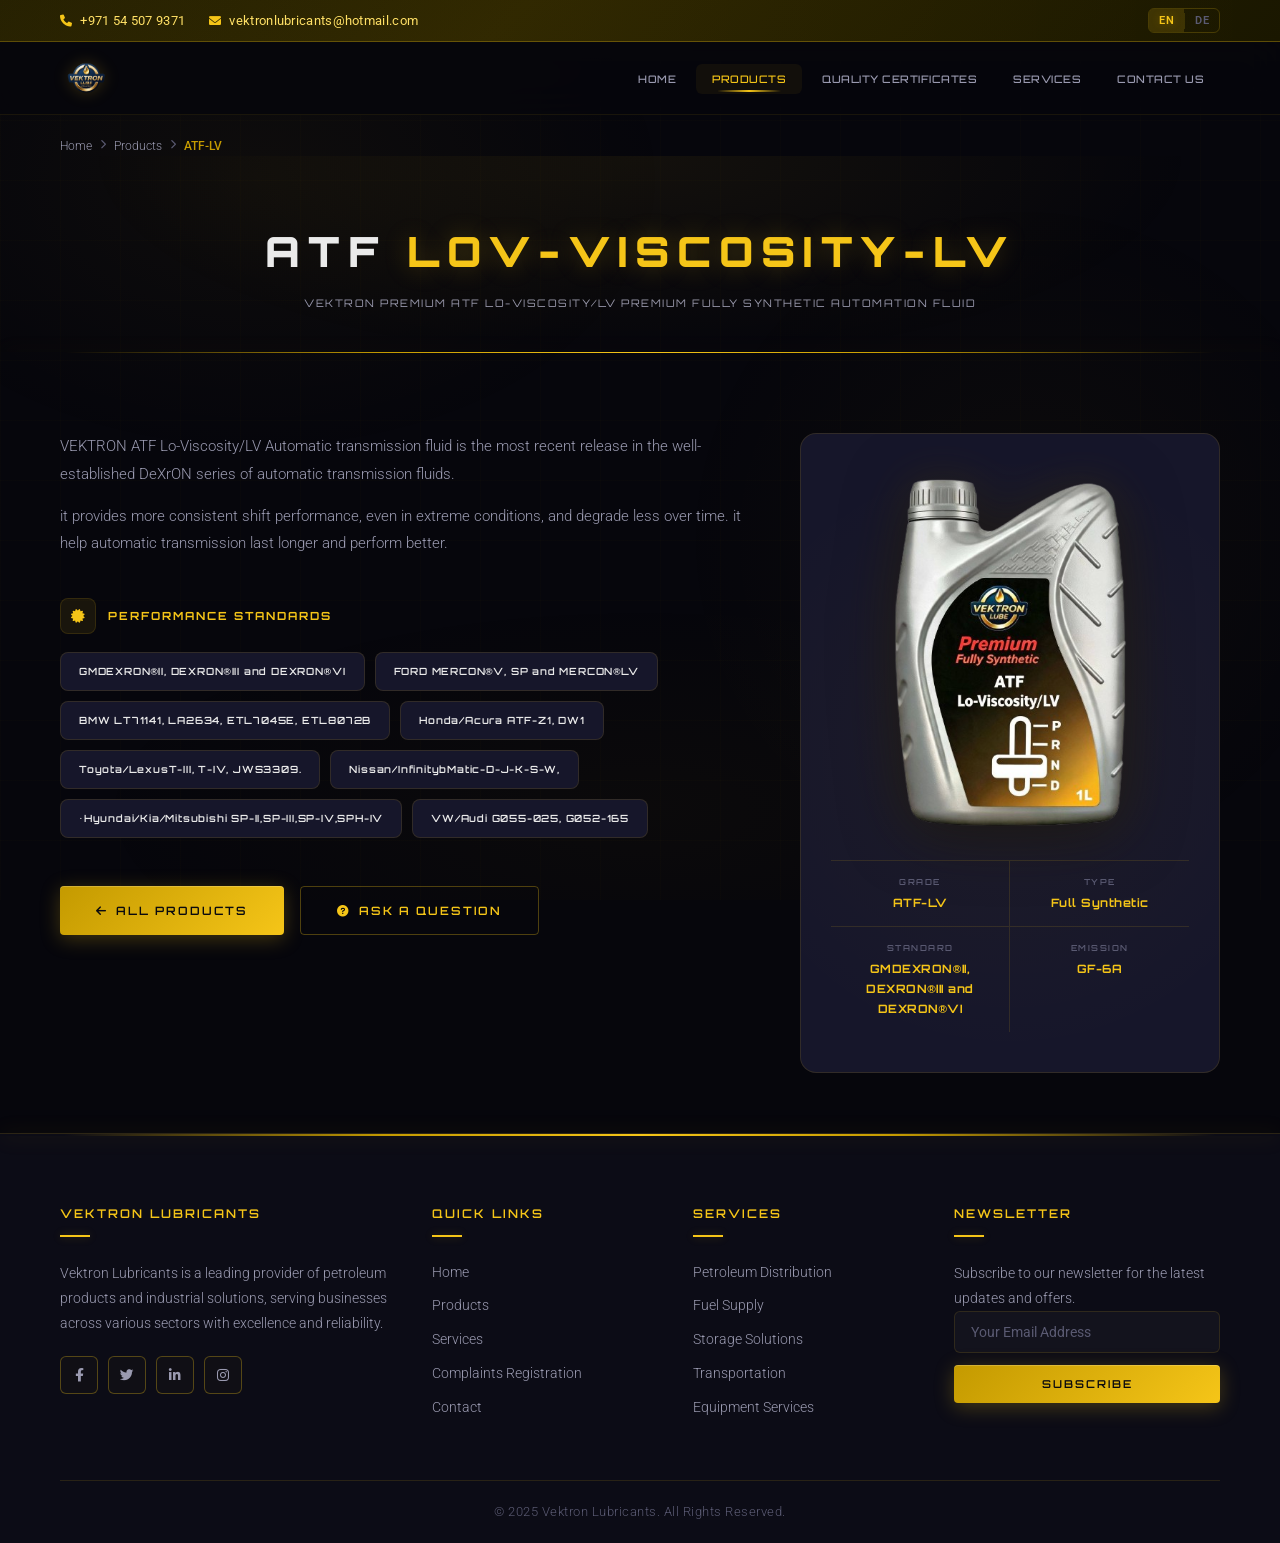
<file: ATF-LV.html>
<!DOCTYPE html>
<html lang="en">
<head>
    <meta charset="UTF-8">
    <meta name="viewport" content="width=device-width, initial-scale=1.0">
    <title>Vektron Lubricants - ATF-LV</title>
    <link rel="shortcut icon" href="image/transparent-images/Vecktron_Logos-removebg-preview.png" type="image/x-icon">

    <link href="https://fonts.googleapis.com/css2?family=Orbitron:wght@400;500;600;700;800;900&family=Roboto:wght@300;400;500;700&display=swap" rel="stylesheet">
    <link rel="stylesheet" href="https://cdnjs.cloudflare.com/ajax/libs/font-awesome/6.0.0-beta3/css/all.min.css">
    <link rel="stylesheet" href="assets/SAE-10W-40.css">

    <style>
      /* ========== LANGUAGE TOGGLE ========== */
      .lang-toggle {
        display: flex;
        align-items: center;
        gap: 0;
        border-radius: 6px;
        overflow: hidden;
        border: 1px solid rgba(245, 197, 24, 0.2);
        flex-shrink: 0;
        margin-left: 4px;
      }

      .lang-btn {
        background: transparent;
        border: none;
        color: var(--text-muted, #5a5a72);
        padding: 5px 10px;
        font-size: 0.68rem;
        font-weight: 600;
        cursor: pointer;
        transition: all 0.3s ease;
        font-family: var(--font-body, 'Roboto', sans-serif);
        letter-spacing: 0.5px;
      }

      .lang-btn.active {
        background: rgba(245, 197, 24, 0.15);
        color: var(--yellow-bright, #f5c518);
        text-shadow: 0 0 8px rgba(245, 197, 24, 0.3);
      }

      .lang-btn:hover:not(.active) {
        color: var(--text-secondary, #9a9ab0);
        background: rgba(255, 255, 255, 0.03);
      }

      .lang-divider {
        width: 1px;
        height: 16px;
        background: rgba(245, 197, 24, 0.15);
      }

      /* ========== TRANSLATION FADE ========== */
      [data-i18n],
      [data-i18n-html],
      [data-i18n-ph] {
        transition: opacity 0.25s ease;
      }
      [data-i18n].lang-switching,
      [data-i18n-html].lang-switching,
      [data-i18n-ph].lang-switching {
        opacity: 0;
      }
    </style>
</head>
<body>
    <!-- ===== PARTICLES ===== -->
    <div class="particles-container" id="particles"></div>

    <!-- ===== HEADER ===== -->
    <header>
        <div class="header-top">
            <div class="container">
                <div class="header-top-content">
                    <div class="header-contact">
                        <a href="tel:+971545079371"><i class="fas fa-phone"></i> +971 54 507 9371</a>
                        <a href="mailto:vektronlubricants@hotmail.com"><i class="fas fa-envelope"></i> vektronlubricants@hotmail.com</a>
                    </div>
                    

                        <div class="lang-toggle">
                            <button class="lang-btn active" data-lang="en" aria-label="English">EN</button>
                            <div class="lang-divider"></div>
                            <button class="lang-btn" data-lang="de" aria-label="Deutsch">DE</button>
                        </div>
                    </div>
                </div>
            </div>
        </div>
        <div class="header-main" id="headerMain">
            <div class="container">
                <div class="header-content">
                    <div class="logo">
                        <a href="index.html">
                            <img src="image/transparent-images/Vecktron_Logos-removebg-preview.png" style="height: 52px; width: auto;" alt="Vektron Lubricants">
                        </a>
                    </div>
                    <button class="mobile-menu-btn" aria-label="Toggle menu">
                        <i class="fas fa-bars"></i>
                    </button>
                    <nav>
                        <ul>
                            <li><a href="index.html" data-i18n="nav_home">Home</a></li>
                            <li><a href="product.html" class="active" data-i18n="nav_products">Products</a></li>
                            <li><a href="quality.html" data-i18n="nav_quality">Quality Certificates</a></li>
                            <li><a href="service.html" data-i18n="nav_services">Services</a></li>
                            <li><a href="contact.html" data-i18n="nav_contact_us">Contact Us</a></li>
                        </ul>
                    </nav>
                </div>
            </div>
        </div>
    </header>

    <!-- ===== BREADCRUMB ===== -->
    <div class="breadcrumb">
        <div class="container">
            <div class="breadcrumb-inner">
                <a href="index.html" data-i18n="breadcrumb_home">Home</a>
                <span class="sep"><i class="fas fa-chevron-right"></i></span>
                <a href="product.html" data-i18n="breadcrumb_products">Products</a>
                <span class="sep"><i class="fas fa-chevron-right"></i></span>
                <span class="current" data-i18n="breadcrumb_current">ATF-LV</span>
            </div>
        </div>
    </div>

    <!-- ===== PAGE BANNER ===== -->
    <div class="page-banner">
        <div class="container">
            <h1 data-i18n-html="banner_title">ATF <span>Lov-Viscosity-LV</span></h1>
            <p class="product-subtitle" data-i18n="banner_subtitle">Vektron Premium ATF Lo-Viscosity/LV Premium Fully Synthetic Automation Fluid</p>
        </div>
    </div>

    <!-- ===== PRODUCT DETAIL ===== -->
    <section class="product-detail">
        <div class="container">
            <div class="product-layout">

                <!-- Left: Product Information -->
                <div class="product-info">

                    <div class="product-description reveal">
                        <p data-i18n="desc_para1">VEKTRON ATF Lo-Viscosity/LV Automatic transmission fluid is the most recent release in the well-established DeXrON series of automatic transmission fluids.</p>
                        <p style="margin-top: 14px;" data-i18n="desc_para2">it provides more consistent shift performance, even in extreme conditions, and degrade less over time. it help automatic transmission last longer and perform better.</p>
                    </div>

                    <!-- Performance Standards -->
                    <div class="data-block reveal reveal-delay-1">
                        <div class="data-block-header">
                            <div class="block-icon"><i class="fas fa-certificate"></i></div>
                            <h3 data-i18n="section_standards">Performance Standards</h3>
                        </div>
                        <div class="spec-badges">
                            <div class="spec-badge"><span>GMDEXRON®II, DEXRON®III and DEXRON®VI</span></div>
                            <div class="spec-badge"><span>FORD MERCON®V, SP and MERCON®LV</span></div>
                            <div class="spec-badge"><span>BMW LT71141, LA2634, ETL7045E, ETL8072B</span></div>
                            <div class="spec-badge"><span>Honda/Acura ATF-Z1, DW1</span></div>
                            <div class="spec-badge"><span>Toyota/LexusT-III, T-IV, JWS3309.</span></div>
                            <div class="spec-badge"><span>Nissan/InfinitybMatic-D-J-K-S-W,</span></div>
                            <div class="spec-badge"><span>•Hyundai/Kia/Mitsubishi SP-II,SP-III,SP-IV,SPH-IV</span></div>
                            <div class="spec-badge"><span>VW/Audi G055-025, G052-165</span></div>
                        </div>
                    </div>

                    <!-- Features & Benefits 
                    <div class="data-block reveal reveal-delay-2">
                        <div class="data-block-header">
                            <div class="block-icon"><i class="fas fa-bolt"></i></div>
                            <h3 data-i18n="section_features">Features & Benefits</h3>
                        </div>
                        <div class="feature-items">
                            <div class="feature-item">
                                <div class="fi-icon"><i class="fas fa-gas-pump"></i></div>
                                <span class="fi-text" data-i18n="fi_fuel">Boosts fuel efficiency</span>
                            </div>
                            <div class="feature-item">
                                <div class="fi-icon"><i class="fas fa-snowflake"></i></div>
                                <span class="fi-text" data-i18n="fi_cold">Ensures smooth cold starts</span>
                            </div>
                            <div class="feature-item">
                                <div class="fi-icon"><i class="fas fa-shield-alt"></i></div>
                                <span class="fi-text" data-i18n="fi_wear">Reduces engine wear</span>
                            </div>
                            <div class="feature-item">
                                <div class="fi-icon"><i class="fas fa-broom"></i></div>
                                <span class="fi-text" data-i18n="fi_sludge">Prevents sludge & deposits</span>
                            </div>
                        </div>
                    </div> -->

                    <!-- Recommended Vehicles 
                    <div class="data-block reveal reveal-delay-3">
                        <div class="data-block-header">
                            <div class="block-icon"><i class="fas fa-car"></i></div>
                            <h3 data-i18n="section_recommended">Recommended For</h3>
                        </div>
                        <div class="vehicle-tags">
                            <span class="vehicle-tag">Lexus</span>
                            <span class="vehicle-tag">Renault</span>
                            <span class="vehicle-tag">Volkswagen</span>
                            <span class="vehicle-tag">Mercedes-Benz</span>
                            <span class="vehicle-tag">Ford</span>
                            <span class="vehicle-tag">Audi</span>
                            <span class="vehicle-tag">BMW</span>
                            <span class="vehicle-tag">Chevrolet</span>
                            <span class="vehicle-tag">Citroen</span>
                            <span class="vehicle-tag">Mitsubishi</span>
                            <span class="vehicle-tag">Mazda</span>
                            <span class="vehicle-tag">Hummer</span>
                            <span class="vehicle-tag">Jeep</span>
                            <span class="vehicle-tag">Subaru</span>
                            <span class="vehicle-tag">Porsche</span>
                            <span class="vehicle-tag">Opel</span>
                            <span class="vehicle-tag">Daewoo</span>
                        </div>
                    </div> -->

                    <!-- Actions -->
                    <div class="product-actions reveal reveal-delay-4">
                        <a href="product.html" class="btn" data-i18n-html="action_all_products">
                            <i class="fas fa-arrow-left"></i> All Products
                        </a>
                        <a href="contact.html" class="btn-ghost btn" data-i18n-html="action_ask_question">
                            <i class="fas fa-question-circle"></i> Ask a Question
                        </a>
                    </div>
                </div>

                <!-- Right: Product Image -->
                <div class="product-image-section reveal">
                    <div class="product-image-wrapper">
                        <img src="image/transparent-images/ATF-LV.png" alt="SAE 10W-40 Product">

                        <div class="product-quick-specs">
                            <div class="quick-spec">
                                <div class="qs-label" data-i18n="qs_grade_label">Grade</div>
                                <div class="qs-value">ATF-LV</div>
                            </div>
                            <div class="quick-spec">
                                <div class="qs-label" data-i18n="qs_type_label">Type</div>
                                <div class="qs-value" data-i18n="qs_type_value">Full Synthetic</div>
                            </div>
                            <div class="quick-spec">
                                <div class="qs-label" data-i18n="qs_std_label">Standard</div>
                                <div class="qs-value">GMDEXRON®II, DEXRON®III and DEXRON®VI</div>
                            </div>
                            <div class="quick-spec">
                                <div class="qs-label" data-i18n="qs_emi_label">Emission</div>
                                <div class="qs-value">GF-6A</div>
                            </div>
                        </div>
                    </div>
                </div>

            </div>
        </div>
    </section>

    <!-- ===== FOOTER ===== -->
    <footer>
        <div class="container">
            <div class="footer-content">
                <div class="footer-widget">
                    <h3 data-i18n="footer_about">Vektron Lubricants</h3>
                    <p data-i18n="footer_about_text">Vektron Lubricants is a leading provider of petroleum products and industrial solutions, serving businesses across various sectors with excellence and reliability.</p>
                    <div class="social-links">
                        <a href="#" aria-label="Facebook"><i class="fab fa-facebook-f"></i></a>
                        <a href="#" aria-label="Twitter"><i class="fab fa-twitter"></i></a>
                        <a href="#" aria-label="LinkedIn"><i class="fab fa-linkedin-in"></i></a>
                        <a href="#" aria-label="Instagram"><i class="fab fa-instagram"></i></a>
                    </div>
                </div>
                <div class="footer-widget">
                    <h3 data-i18n="footer_quick_links">Quick Links</h3>
                    <ul class="footer-links">
                        <li><a href="index.html" data-i18n="nav_home">Home</a></li>
                        <li><a href="product.html" data-i18n="nav_products">Products</a></li>
                        <li><a href="service.html" data-i18n="nav_services">Services</a></li>
                        <li><a href="crg.html" data-i18n="footer_complaints">Complaints Registration</a></li>
                        <li><a href="contact.html" data-i18n="nav_contact">Contact</a></li>
                    </ul>
                </div>
                <div class="footer-widget">
                    <h3 data-i18n="nav_services">Services</h3>
                    <ul class="footer-links">
                        <li><a href="#" data-i18n="srv1_title">Petroleum Distribution</a></li>
                        <li><a href="#" data-i18n="srv2_title">Fuel Supply</a></li>
                        <li><a href="#" data-i18n="srv3_title">Storage Solutions</a></li>
                        <li><a href="#" data-i18n="srv4_title">Transportation</a></li>
                        <li><a href="#" data-i18n="srv5_title">Equipment Services</a></li>
                    </ul>
                </div>
                <div class="footer-widget">
                    <h3 data-i18n="footer_newsletter">Newsletter</h3>
                    <p data-i18n="footer_newsletter_text">Subscribe to our newsletter for the latest updates and offers.</p>
                    <form id="newsletterForm">
                        <div class="form-group">
                            <input type="email" data-i18n-ph="ph_email" placeholder="Your Email Address" required>
                        </div>
                        <button type="submit" class="btn" data-i18n="btn_subscribe">Subscribe</button>
                    </form>
                </div>
            </div>
            <div class="footer-bottom">
                <p data-i18n="footer_copyright">&copy; 2025 Vektron Lubricants. All Rights Reserved.</p>
            </div>
        </div>
    </footer>

    <script>
      // ============================================
      // TRANSLATIONS
      // ============================================
      const translations = {
        en: {
          nav_home: "Home",
          nav_products: "Products",
          nav_quality: "Quality Certificates",
          nav_services: "Services",
          nav_contact_us: "Contact Us",
          nav_contact: "Contact",
          breadcrumb_home: "Home",
          breadcrumb_products: "Products",
          breadcrumb_current: "SAE 10W-40",
          banner_title: 'SAE <span>10W-40</span>',
          banner_subtitle: "Vektron Premium Fully Synthetic Engine Oil",
          desc_para1: "VEKTRON LUBRICANT PREMIUM API SP 10W-40 is a Fully Synthetic engine oil formulated with synthetic base oil and the latest additive package to meet advanced technology and highest quality specifications for the latest generation of cars. API SP 10W-40 meets the highest emission norms and fuel saving standards, extends engine life through reduced sulphur content and helps prevent low-speed pre-ignition (LSPI).",
          desc_para2: "It is an advanced Fully Synthetic engine oil designed for fuel economy, low viscosity, low carbon emission engines in Hybrid Electric Vehicles (HEV), Plug-in Hybrid Electric Vehicles (PHEV) turbocharged or naturally aspirated, direct or indirect injection for which the use of these SAE grades of motor oil has been prescribed by the OEM.",
          section_standards: "Performance Standards",
          section_features: "Features & Benefits",
          fi_fuel: "Boosts fuel efficiency",
          fi_cold: "Ensures smooth cold starts",
          fi_wear: "Reduces engine wear",
          fi_sludge: "Prevents sludge & deposits",
          section_recommended: "Recommended For",
          action_all_products: '<i class="fas fa-arrow-left"></i> All Products',
          action_ask_question: '<i class="fas fa-question-circle"></i> Ask a Question',
          qs_grade_label: "Grade",
          qs_type_label: "Type",
          qs_type_value: "Full Synth",
          qs_std_label: "Standard",
          qs_emi_label: "Emission",
          footer_about: "Vektron Lubricants",
          footer_about_text: "Vektron Lubricants is a leading provider of petroleum products and industrial solutions, serving businesses across various sectors with excellence and reliability.",
          footer_quick_links: "Quick Links",
          footer_complaints: "Complaints Registration",
          srv1_title: "Petroleum Distribution",
          srv2_title: "Fuel Supply",
          srv3_title: "Storage Solutions",
          srv4_title: "Transportation",
          srv5_title: "Equipment Services",
          footer_newsletter: "Newsletter",
          footer_newsletter_text: "Subscribe to our newsletter for the latest updates and offers.",
          ph_email: "Your Email Address",
          btn_subscribe: "Subscribe",
          footer_copyright: "\u00A9 2025 Vektron Lubricants. All Rights Reserved."
        },
        de: {
          nav_home: "Startseite",
          nav_products: "Produkte",
          nav_quality: "Qualit\u00E4tszertifikate",
          nav_services: "Dienstleistungen",
          nav_contact_us: "Kontaktieren Sie uns",
          nav_contact: "Kontakt",
          breadcrumb_home: "Startseite",
          breadcrumb_products: "Produkte",
          breadcrumb_current: "SAE 10W-40",
          banner_title: 'SAE <span>10W-40</span>',
          banner_subtitle: "Vektron Premium Vollsynthetisches Motor\u00F6l",
          desc_para1: "VEKTRON LUBRICANT PREMIUM API SP 10W-40 ist ein vollsynthetisches Motor\u00F6l, das auf Basis von synthetischen Grund\u00F6len und dem neuesten Additivpaket formuliert wurde, um den fortschrittlichsten Technologien und h\u00F6chsten Qualit\u00E4tsspezifikationen der neuesten Fahrzeuggeneration gerecht zu werden. API SP 10W-40 erf\u00FCllt die strengsten Emissionsnormen und Kraftstoffeinsparstandards, verl\u00E4ngert die Motorlebensdauer durch reduzierten Schwefelgehalt und hilft, Vorentz\u00FCndungen bei niedrigen Drehzahlen (LSPI) zu vermeiden.",
          desc_para2: "Es ist ein fortschrittliches vollsynthetisches Motor\u00F6l, das f\u00FCr Kraftstoffeffizienz, niedrige Viskosit\u00E4t und Motoren mit niedrigen Kohlenstoffemissionen in Hybrid-Elektrofahrzeugen (HEV), Plug-in-Hybrid-Elektrofahrzeugen (PHEV), aufgeladenen oder saugenden Motoren mit Direkt- oder Indirekteinspritzung entwickelt wurde, f\u00FCr die der OEM die Verwendung dieser SAE-Viskosit\u00E4tsklassen vorschreibt.",
          section_standards: "Leistungsstandards",
          section_features: "Eigenschaften & Vorteile",
          fi_fuel: "Verbessert die Kraftstoffeffizienz",
          fi_cold: "Gew\u00E4hrleistet reibungslose Kaltstarts",
          fi_wear: "Reduziert den Motorenverschlei\u00DF",
          fi_sludge: "Verhindert Schlamm & Ablagerungen",
          section_recommended: "Empfohlen f\u00FCr",
          action_all_products: '<i class="fas fa-arrow-left"></i> Alle Produkte',
          action_ask_question: '<i class="fas fa-question-circle"></i> Eine Frage stellen',
          qs_grade_label: "Viskosit\u00E4t",
          qs_type_label: "Typ",
          qs_type_value: "Vollsynth.",
          qs_std_label: "Norm",
          qs_emi_label: "Emission",
          footer_about: "Vektron Schmierstoffe",
          footer_about_text: "Vektron Schmierstoffe ist ein f\u00FChrender Anbieter von Erd\u00F6lprodukten und industriellen L\u00F6sungen, der Unternehmen in verschiedenen Branchen mit Exzellenz und Zuverl\u00E4ssigkeit bedient.",
          footer_quick_links: "Schnelllinks",
          footer_complaints: "Beschwerderegistrierung",
          srv1_title: "Erd\u00F6lverteilung",
          srv2_title: "Kraftstoffversorgung",
          srv3_title: "Lagerl\u00F6sungen",
          srv4_title: "Transport",
          srv5_title: "Ausr\u00FCstungsservice",
          footer_newsletter: "Newsletter",
          footer_newsletter_text: "Abonnieren Sie unseren Newsletter f\u00FCr die neuesten Updates und Angebote.",
          ph_email: "Ihre E-Mail-Adresse",
          btn_subscribe: "Abonnieren",
          footer_copyright: "\u00A9 2025 Vektron Schmierstoffe. Alle Rechte vorbehalten."
        }
      };

      let currentLang = 'en';

      function applyLanguage(lang) {
        const t = translations[lang];
        if (!t) return;

        const textEls = document.querySelectorAll('[data-i18n]');
        const htmlEls = document.querySelectorAll('[data-i18n-html]');
        const phEls = document.querySelectorAll('[data-i18n-ph]');
        const allEls = [...textEls, ...htmlEls, ...phEls];

        allEls.forEach(el => el.classList.add('lang-switching'));

        setTimeout(() => {
          textEls.forEach(el => {
            const key = el.getAttribute('data-i18n');
            if (t[key] !== undefined) el.textContent = t[key];
          });

          htmlEls.forEach(el => {
            const key = el.getAttribute('data-i18n-html');
            if (t[key] !== undefined) el.innerHTML = t[key];
          });

          phEls.forEach(el => {
            const key = el.getAttribute('data-i18n-ph');
            if (t[key] !== undefined) el.placeholder = t[key];
          });

          document.documentElement.lang = lang;

          allEls.forEach(el => el.classList.remove('lang-switching'));
        }, 250);
      }

      document.querySelectorAll('.lang-btn').forEach(btn => {
        btn.addEventListener('click', () => {
          const lang = btn.getAttribute('data-lang');
          if (lang === currentLang) return;

          document.querySelectorAll('.lang-btn').forEach(b => b.classList.remove('active'));
          btn.classList.add('active');

          currentLang = lang;
          applyLanguage(lang);
        });
      });

      // ========== PARTICLES ==========
      (function createParticles() {
        const container = document.getElementById('particles');
        if (!container) return;
        for (let i = 0; i < 30; i++) {
          const p = document.createElement('div');
          p.classList.add('particle');
          p.style.left = Math.random() * 100 + '%';
          p.style.animationDuration = (8 + Math.random() * 12) + 's';
          p.style.animationDelay = (Math.random() * 10) + 's';
          p.style.width = p.style.height = (1 + Math.random() * 2.5) + 'px';
          container.appendChild(p);
        }
      })();

      // ========== HEADER SCROLL ==========
      const headerMain = document.getElementById('headerMain');
      window.addEventListener('scroll', () => {
        headerMain.classList.toggle('scrolled', window.scrollY > 50);
      });

      // ========== SCROLL REVEAL ==========
      const revealElements = document.querySelectorAll('.reveal');
      const revealObserver = new IntersectionObserver((entries) => {
        entries.forEach(entry => {
          if (entry.isIntersecting) entry.target.classList.add('visible');
        });
      }, { threshold: 0.1, rootMargin: '0px 0px -40px 0px' });
      revealElements.forEach(el => revealObserver.observe(el));

      // ========== MOBILE MENU ==========
      const mobileMenuBtn = document.querySelector('.mobile-menu-btn');
      const nav = document.querySelector('nav');

      mobileMenuBtn.addEventListener('click', () => {
        nav.classList.toggle('active');
        const icon = mobileMenuBtn.querySelector('i');
        icon.classList.toggle('fa-bars');
        icon.classList.toggle('fa-times');
      });

      document.querySelectorAll('nav ul li a').forEach(link => {
        link.addEventListener('click', () => {
          nav.classList.remove('active');
          const icon = mobileMenuBtn.querySelector('i');
          icon.classList.add('fa-bars');
          icon.classList.remove('fa-times');
        });
      });

      // ========== TOAST ==========
      function showToast(message) {
        const existing = document.querySelector('.toast');
        if (existing) existing.remove();

        const toast = document.createElement('div');
        toast.className = 'toast';
        toast.innerHTML = `
          <button class="toast-close" onclick="this.parentElement.remove()"><i class="fas fa-times"></i></button>
          <span>${message}</span>
        `;
        document.body.appendChild(toast);

        requestAnimationFrame(() => {
          requestAnimationFrame(() => toast.classList.add('show'));
        });

        setTimeout(() => {
          toast.classList.remove('show');
          setTimeout(() => toast.remove(), 400);
        }, 4000);
      }

      // ========== NEWSLETTER ==========
      const newsletterForm = document.getElementById('newsletterForm');
      newsletterForm.addEventListener('submit', (e) => {
        e.preventDefault();
        const email = newsletterForm.querySelector('input[type="email"]').value.trim();
        if (!email) {
          const errMsg = currentLang === 'de'
            ? '<i class="fas fa-exclamation-circle" style="color:var(--yellow-bright);margin-right:8px;"></i> Bitte geben Sie eine g\u00FCltige E-Mail-Adresse ein.'
            : '<i class="fas fa-exclamation-circle" style="color:var(--yellow-bright);margin-right:8px;"></i> Please enter a valid email address.';
          showToast(errMsg);
          return;
        }
        const successMsg = currentLang === 'de'
          ? `<i class="fas fa-check-circle" style="color:var(--yellow-bright);margin-right:8px;"></i> Erfolgreich abonniert mit ${email}!`
          : `<i class="fas fa-check-circle" style="color:var(--yellow-bright);margin-right:8px;"></i> Subscribed successfully with ${email}!`;
        showToast(successMsg);
        newsletterForm.reset();
      });
    </script>
</body>
</html>
</file>
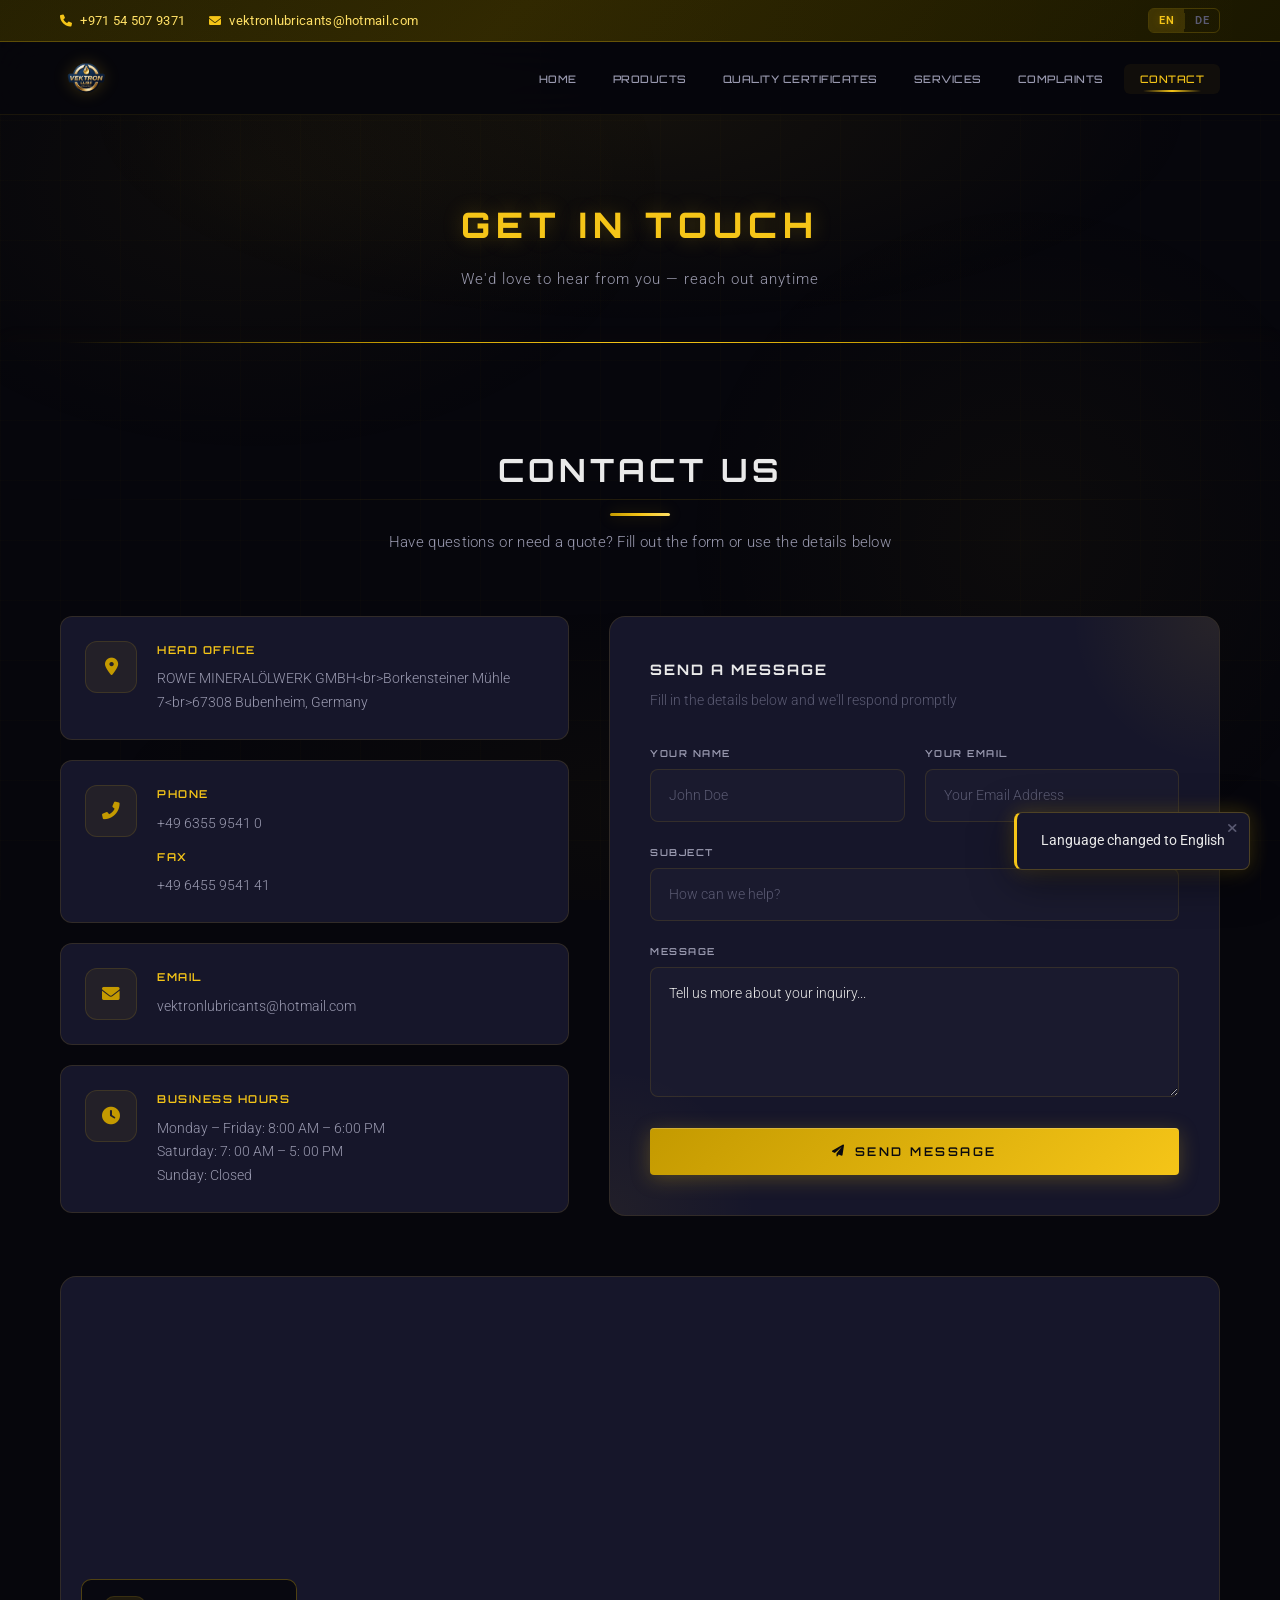
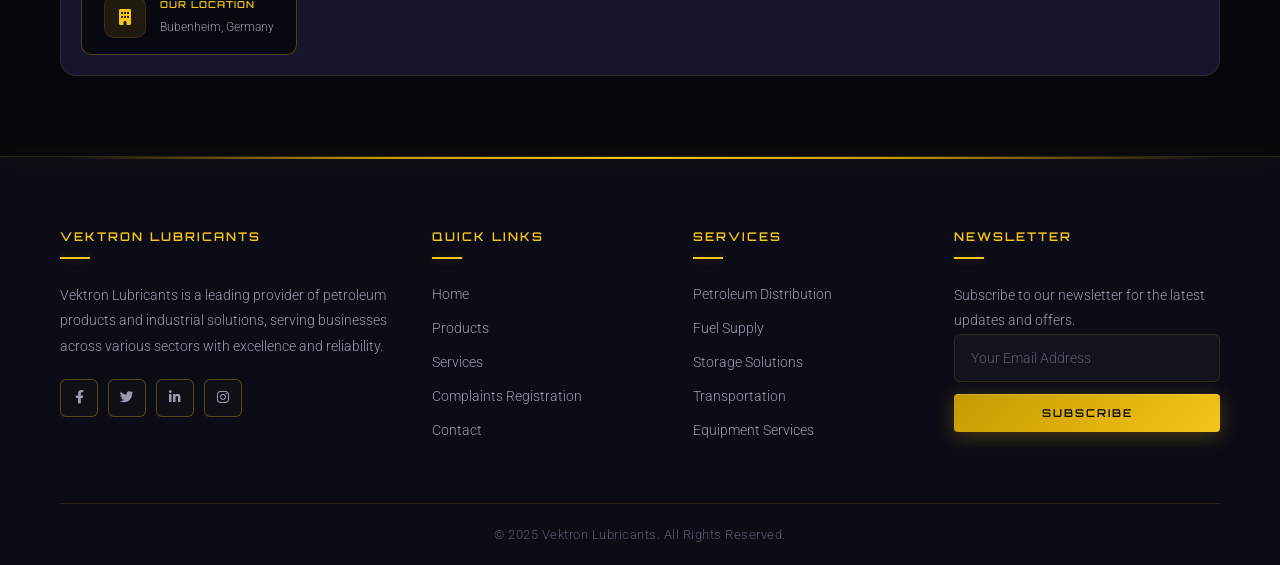
<file: contact.html>
<!DOCTYPE html>
<html lang="en">
<head>
    <meta charset="UTF-8">
    <meta name="viewport" content="width=device-width, initial-scale=1.0">
    <title>Vektron Lubricants - Contact Us</title>
    <link rel="shortcut icon" href="image/transparent-images/Vecktron_Logos-removebg-preview.png" type="image/x-icon">

    <link href="https://fonts.googleapis.com/css2?family=Orbitron:wght@400;500;600;700;800;900&family=Roboto:wght@300;400;500;700&display=swap" rel="stylesheet">
    <link rel="stylesheet" href="https://cdnjs.cloudflare.com/ajax/libs/font-awesome/6.0.0-beta3/css/all.min.css">
    <link rel="stylesheet" href="assets/contact.css">

    <style>
      /* ========== LANGUAGE TOGGLE ========== */
      .lang-toggle {
        display: flex;
        align-items: center;
        gap: 0;
        border-radius: 6px;
        overflow: hidden;
        border: 1px solid rgba(245, 197, 24, 0.2);
        flex-shrink: 0;
        margin-left: 4px;
      }

      .lang-btn {
        background: transparent;
        border: none;
        color: var(--text-muted, #5a5a72);
        padding: 5px 10px;
        font-size: 0.68rem;
        font-weight: 600;
        cursor: pointer;
        transition: all 0.3s ease;
        font-family: var(--font-body, 'Roboto', sans-serif);
        letter-spacing: 0.5px;
      }

      .lang-btn.active {
        background: rgba(245, 197, 24, 0.15);
        color: var(--yellow-bright, #f5c518);
        text-shadow: 0 0 8px rgba(245, 197, 24, 0.3);
      }

      .lang-btn:hover:not(.active) {
        color: var(--text-secondary, #9a9ab0);
        background: rgba(255, 255, 255, 0.03);
      }

      .lang-divider {
        width: 1px;
        height: 16px;
        background: rgba(245, 197, 24, 0.15);
      }
    </style>
</head>
<body>
    <!-- ===== PARTICLES ===== -->
    <div class="particles-container" id="particles"></div>

    <!-- ===== HEADER ===== -->
    <header>
        <div class="header-top">
            <div class="container">
                <div class="header-top-content">
                    <div class="header-contact">
                        <a href="tel:+971545079371"><i class="fas fa-phone"></i> +971 54 507 9371</a>
                        <a href="mailto:vektronlubricants@hotmail.com"><i class="fas fa-envelope"></i> vektronlubricants@hotmail.com</a>
                    </div>
                        <div class="lang-toggle">
                            <button class="lang-btn active" data-lang="en" aria-label="English">EN</button>
                            <div class="lang-divider"></div>
                            <button class="lang-btn" data-lang="de" aria-label="Deutsch">DE</button>
                        </div>
                    </div>
                </div>
            </div>
        </div>
        <div class="header-main" id="headerMain">
            <div class="container">
                <div class="header-content">
                    <div class="logo">
                        <a href="index.html">
                            <img src="image/transparent-images/Vecktron_Logos-removebg-preview.png" style="height: 52px; width: auto;" alt="Vektron Lubricants">
                        </a>
                    </div>
                    <button class="mobile-menu-btn" aria-label="Toggle menu">
                        <i class="fas fa-bars"></i>
                    </button>
                    <nav>
                        <ul>
                            <li><a href="index.html" data-i18n="nav_home">Home</a></li>
                            <li><a href="product.html" data-i18n="nav_products">Products</a></li>
                            <li><a href="quality.html" data-i18n="nav_quality">Quality Certificates</a></li>
                            <li><a href="service.html" data-i18n="nav_services">Services</a></li>
                            <li><a href="crg.html" data-i18n="nav_complaints">Complaints</a></li>
                            <li><a href="contact.html" class="active" data-i18n="nav_contact">Contact Us</a></li>
                        </ul>
                    </nav>
                </div>
            </div>
        </div>
    </header>

    <!-- ===== PAGE BANNER ===== -->
    <div class="page-banner">
        <div class="container">
            <h1><span data-i18n="banner_get">Get In</span> <span data-i18n="banner_touch">Touch</span></h1>
            <p data-i18n="banner_subtitle">We'd love to hear from you — reach out anytime</p>
        </div>
    </div>

    <!-- ===== CONTACT SECTION ===== -->
    <section id="contact" class="contact-section">
        <div class="container">
            <div class="section-title reveal">
                <h2 data-i18n="page_title">Contact Us</h2>
                <p data-i18n="page_subtitle">Have questions or need a quote? Fill out the form or use the details below</p>
            </div>

            <div class="contact-layout">
                <!-- Left: Contact Info -->
                <div class="contact-info">
                    <div class="contact-item reveal reveal-delay-1">
                        <div class="contact-icon">
                            <i class="fas fa-map-marker-alt"></i>
                        </div>
                        <div class="contact-item-text">
                            <h3 data-i18n="info_office">Head Office</h3>
                            <p data-i18n="info_address">ROWE MINERALÖLWERK GMBH<br>Borkensteiner Mühle 7<br>67308 Bubenheim, Germany</p>
                        </div>
                    </div>

                    <div class="contact-item reveal-delay-2">
                        <div class="contact-icon">
                            <i class="fas fa-phone-alt"></i>
                        </div>
                        <div class="contact-item-text">
                            <h3 data-i18n="info_phone">Phone</h3>
                            <p><a href="tel:+49635595410" data-i18n="info_phone_num">+49 6355 9541 0</a></p>
                            <h3 data-i18n="info_fax">Fax</h3>
                            <p><a href="tel:+496455954141" data-i18n="info_fax_num">+49 6455 9541 41</a></p>
                        </div>
                    </div>

                    <div class="contact-item reveal-delay-3">
                        <div class="contact-icon">
                            <i class="fas fa-envelope"></i>
                        </div>
                        <div class="contact-item-text">
                            <h3 data-i18n="info_email">Email</h3>
                            <p><a href="mailto:vektronlubricants@hotmail.com" data-i18n="info_email_addr">vektronlubricants@hotmail.com</a></p>
                        </div>
                    </div>

                    <div class="contact-item reveal-delay-4">
                        <div class="contact-icon">
                            <i class="fas fa-clock"></i>
                        </div>
                        <div class="contact-item-text">
                            <h3 data-i18n="info_hours">Business Hours</h3>
                            <p data-i18n="hours_weekday">Monday – Friday: 8:00 AM – 6:00 PM</p>
                            <p data-i18n="hours_saturday">Saturday: 7:00 AM – 5:00 PM</p>
                            <p data-i18n="hours_sunday">Sunday: Closed</p>
                        </div>
                    </div>
                </div>

                <!-- Right: Contact Form -->
                <div class="contact-form-wrapper reveal">
                    <div class="form-header">
                        <h3 data-i18n="form_title">Send a Message</h3>
                        <p data-i18n="form_subtitle">Fill in the details below and we'll respond promptly</p>
                    </div>
                    <form id="contactForm">
                        <div class="form-row">
                            <div class="form-group">
                                <label for="name" data-i18n="label_name">Your Name</label>
                                <input type="text" id="name" name="name" data-i18n-ph="ph_name" placeholder="John Doe" required>
                            </div>
                            <div class="form-group">
                                <label for="email" data-i18n="label_email">Your Email</label>
                                <input type="email" id="email" name="email" data-i18n-ph="ph_email" placeholder="john@company.com" required>
                            </div>
                        </div>
                        <div class="form-group">
                            <label for="subject" data-i18n="label_subject">Subject</label>
                            <input type="text" id="subject" name="subject" data-i18n="ph_subject" placeholder="How can we help?" required>
                        </div>
                        <div class="form-group">
                            <label for="message" data-i18n="label_message">Message</label>
                            <textarea id="message" name="message" data-i18n="ph_message" placeholder="Tell us more about your inquiry..." required></textarea>
                        </div>
                        <div class="form-submit">
                            <button type="submit" class="btn">
                                <i class="fas fa-paper-plane"></i> <span data-i18n="btn_send">Send Message</span>
                            </button>
                        </div>
                    </form>
                </div>
            </div>
        </div>
    </section>

    <!-- ===== MAP SECTION ===== -->
    <section class="map-section">
        <div class="container">
            <div class="map-container reveal">
                <iframe
                    src="https://www.google.com/maps/embed?pb=!1m18!1m12!1m3!1d2594.8!2d7.89!3d49.63!2m3!1f0!2f0!3m2!1sen!2sde!4v1700000000000!5m2!1sen!2sde"
                    allowfullscreen=""
                    loading="lazy"
                    referrerpolicy="no-referrer-when-downgrade"
                    title="Vektron Lubricants Location"
                ></iframe>
                <div class="map-badge">
                    <div class="map-badge-icon">
                        <i class="fas fa-building"></i>
                    </div>
                    <div class="map-badge-text">
                        <h4 data-i18n="map_location">Our Location</h4>
                        <p data-i18n="map_city">Bubenheim, Germany</p>
                    </div>
                </div>
            </div>
        </div>
    </section>

    <!-- ===== FOOTER ===== -->
    <footer>
        <div class="container">
            <div class="footer-content">
                <div class="footer-widget">
                    <h3 data-i18n="footer_about">Vektron Lubricants</h3>
                    <p data-i18n="footer_about_text">Vektron Lubricants is a leading provider of petroleum products and industrial solutions, serving businesses across various sectors with excellence and reliability.</p>
                    <div class="social-links">
                        <a href="#" aria-label="Facebook"><i class="fab fa-facebook-f"></i></a>
                        <a href="#" aria-label="Twitter"><i class="fab fa-twitter"></i></a>
                        <a href="#" aria-label="LinkedIn"><i class="fab fa-linkedin-in"></i></a>
                        <a href="#" aria-label="Instagram"><i class="fab fa-instagram"></i></a>
                    </div>
                </div>
                <div class="footer-widget">
                    <h3 data-i18n="footer_quick_links">Quick Links</h3>
                    <ul class="footer-links">
                        <li><a href="index.html" data-i18n="nav_home">Home</a></li>
                        <li><a href="product.html" data-i18n="nav_products">Products</a></li>
                        <li><a href="service.html" data-i18n="nav_services">Services</a></li>
                        <li><a href="crg.html" data-i18n="footer_complaints">Complaints Registration</a></li>
                        <li><a href="contact.html" data-i18n="nav_contact">Contact</a></li>
                    </ul>
                </div>
                <div class="footer-widget">
                    <h3 data-i18n="nav_services">Services</h3>
                    <ul class="footer-links">
                        <li><a href="#" data-i18n="srv1_title">Petroleum Distribution</a></li>
                        <li><a href="#" data-i18n="srv2_title">Fuel Supply</a></li>
                        <li><a href="#" data-i18n="srv3_title">Storage Solutions</a></li>
                        <li><a href="#" data-i18n="srv4_title">Transportation</a></li>
                        <li><a href="#" data-i18n="srv5_title">Equipment Services</a></li>
                    </ul>
                </div>
                <div class="footer-widget">
                    <h3 data-i18n="footer_newsletter">Newsletter</h3>
                    <p data-i18n="footer_newsletter_text">Subscribe to our newsletter for the latest updates and offers.</p>
                    <form id="newsletterForm">
                        <div class="form-group">
                            <input type="email" data-i18n-ph="ph_email" placeholder="Your Email Address" required>
                        </div>
                        <button type="submit" class="btn" data-i18n="btn_subscribe">Subscribe</button>
                    </form>
                </div>
            </div>
            <div class="footer-bottom">
                <p data-i18n="footer_copyright">&copy; 2025 Vektron Lubricants. All Rights Reserved.</p>
            </div>
        </div>
    </footer>

    <!-- ===== JAVASCRIPT ===== -->
    <script>
      // ============================================
      // TRANSLATION SYSTEM
      // ============================================
      const translations = {
        en: {
          nav_home: "Home",
          nav_products: "Products",
          nav_quality: "Quality Certificates",
          nav_services: "Services",
          nav_complaints: "Complaints",
          nav_contact: "Contact",
          banner_get: "Get In",
          banner_touch: "Touch",
          banner_subtitle: "We'd love to hear from you — reach out anytime",
          page_title: "Contact Us",
          page_subtitle: "Have questions or need a quote? Fill out the form or use the details below",
          info_office: "Head Office",
          info_address: "ROWE MINERALÖLWERK GMBH<br>Borkensteiner Mühle 7<br>67308 Bubenheim, Germany",
          info_phone: "Phone",
          info_phone_num: "+49 6355 9541 0",
          info_fax: "Fax",
          info_fax_num: "+49 6455 9541 41",
          info_email: "Email",
          info_email_addr: "vektronlubricants@hotmail.com",
          info_hours: "Business Hours",
          hours_weekday: "Monday – Friday: 8:00 AM – 6:00 PM",
          hours_saturday: "Saturday: 7: 00 AM – 5: 00 PM",
          hours_sunday: "Sunday: Closed",
          label_name: "Your Name",
          label_email: "Your Email",
          label_subject: "Subject",
          label_message: "Message",
          ph_name: "John Doe",
          ph_email: "john@company.com",
          ph_subject: "How can we help?",
          ph_message: "Tell us more about your inquiry...",
          btn_send: "Send Message",
          btn_subscribe: "Subscribe",
          footer_about: "Vektron Lubricants",
          footer_about_text: "Vektron Lubricants is a leading provider of petroleum products and industrial solutions, serving businesses across various sectors with excellence and reliability.",
          footer_quick_links: "Quick Links",
          footer_complaints: "Complaints Registration",
          footer_newsletter: "Newsletter",
          footer_newsletter_text: "Subscribe to our newsletter for the latest updates and offers.",
          footer_copyright: "\u00A9 2025 Vektron Lubricants. All Rights Reserved.",
          ph_email: "Your Email Address",
          toast_contact_success: "<i class=\"fas fa-check-circle\" style=\"color:var(--yellow-bright);margin-right:8px;\"></i> Thank you, {name}! Your message has been received. We'll respond to {email} shortly.",
          toast_subscribed: "Subscribed successfully!",
          toast_lang_switch: "Language changed to English",
        },

        de: {
          nav_home: "Startseite",
          nav_products: "Produkte",
          nav_quality: "Qualit\u00E4tszertifikate",
          nav_services: "Dienstleistungen",
          nav_complaints: "Beschwerden",
          nav_contact: "Kontakt",
          banner_get: "Kontakt",
          banner_touch: "aufnehmen",
          banner_subtitle: "Wir freuen uns von Ihnen zu h\u00F6ren — erreichen Sie uns jederzeit",
          page_title: "Kontakt",
          page_subtitle: "Haben Sie Fragen oder ben\u00F6tigen Sie ein Angebot? F\u00FCllen Sie das Formular aus oder nutzen Sie die untenstehenden Details",
          info_office: "Hauptniederlassung",
          info_address: "ROWE MINERAL\u00D6LWERK GMBH<br>Borkensteiner M\u00FChle 7<br>67308 Bubenheim, Deutschland",
          info_phone: "Telefon",
          info_phone_num: "+49 6355 9541 0",
          info_fax: "Fax",
          info_fax_num: "+49 6455 9541 41",
          info_email: "E-Mail",
          info_email_addr: "vektronlubricants@hotmail.com",
          info_hours: "Gesch\u00E4ffnungszeiten",
          hours_weekday: "Montag – Freitag: 8:00 – 18:00 Uhr",
          hours_saturday: "Samstag: 7:00 – 17:00 Uhr",
          hours_sunday: "Geschlossen",
          label_name: "Ihr Name",
          label_email: "Ihre E-Mail",
          label_subject: "Betreff",
          label_message: "Erz\u00E4hlen Sie uns mehr \u00FCber Ihre Anfrage...",
          ph_name: "Max Mustermann",
          ph_email: "max@firma.de",
          ph_subject: "Wie k\u00F6nnen wir helfen?",
          ph_message: "Erz\u00E4hlen Sie uns mehr \u00FCber Ihre Anfrage...",
          btn_send: "Nachricht senden",
          btn_subscribe: "Abonnieren",
          footer_about: "Vektron Lubricants",
          footer_about_text: "Vektron Lubricants ist ein f\u00FChrender Anbieter von Erd\u00F6lprodukten und industriellen L\u00F6sungen, der Unternehmen in verschiedenen Branchen mit Exzellenz und Zuverl\u00E4ssigkeit bedient.",
          footer_quick_links: "Schnelllinks",
          footer_complaints: "Beschwerderegistrierung",
          footer_newsletter: "Newsletter",
          footer_newsletter_text: "Abonnieren Sie unseren Newsletter f\u00FCr die neuesten Updates und Angebote.",
          footer_copyright: "\u00A9 2025 Vektron Lubricants. Alle Rechte vorbehalten.",
          ph_email: "Ihre E-Mail-Adresse",
          toast_contact_success: "<i class=\"fas fa-check-circle\" style=\"color:var(--yellow-bright);margin-right:8px;\"></i> Vielen Dank, {name}! Ihre Nachricht wurde empfangen. Wir antworten Ihnen unter {email} kurzfr.",
          toast_subscribed: "Erfolgreich abonniert!",
          toast_lang_switch: "Sprache auf Deutsch umgestellt",
        }
      };

      let currentLang = localStorage.getItem('vektron_lang') || 'en';

      function setLanguage(lang) {
        currentLang = lang;
        localStorage.setItem('vektron_lang', lang);
        document.documentElement.lang = lang;

        document.querySelectorAll('.lang-btn').forEach(btn => {
          btn.classList.toggle('active', btn.dataset.lang === lang);
        });

        document.querySelectorAll('[data-i18n]').forEach(el => {
          const key = el.getAttribute('data-i18n');
          if (translations[lang][key]) {
            el.textContent = translations[lang][key];
          }
        });

        document.querySelectorAll('[data-i18n-ph]').forEach(el => {
          const key = el.getAttribute('data-i18n-ph');
          if (translations[lang][key]) {
            el.placeholder = translations[lang][key];
          }
        });

        showToast(translations[lang].toast_lang_switch, 2500);
      }

      document.querySelectorAll('.lang-btn').forEach(btn => {
        btn.addEventListener('click', () => setLanguage(btn.dataset.lang));
      });

      setLanguage(currentLang);

      // ============================================
      // PARTICLES
      // ============================================
      (function createParticles() {
        const container = document.getElementById('particles');
        if (!container) return;
        for (let i = 0; i < 30; i++) {
          const p = document.createElement('div');
          p.classList.add('particle');
          p.style.left = Math.random() * 100 + '%';
          p.style.animationDuration = (8 + Math.random() * 12) + 's';
          p.style.animationDelay = (Math.random() * 10) + 's';
          p.style.width = p.style.height = (1 + Math.random() * 2.5) + 'px';
          container.appendChild(p);
        }
      })();

      // ============================================
      // HEADER SCROLL
      // ============================================
      const headerMain = document.getElementById('headerMain');
      window.addEventListener('scroll', () => {
        headerMain.classList.toggle('scrolled', window.scrollY > 50);
      });

      // ============================================
      // SCROLL REVEAL
      // ============================================
      const revealObserver = new IntersectionObserver((entries) => {
        entries.forEach(entry => {
          if (entry.isIntersecting) entry.target.classList.add('visible');
        });
      }, { threshold: 0.1, rootMargin: '0px 0px -40px 0px' });
      document.querySelectorAll('.reveal').forEach(el => revealObserver.observe(el));

      // ============================================
      // MOBILE MENU
      // ============================================
      const mobileMenuBtn = document.querySelector('.mobile-menu-btn');
      const nav = document.querySelector('nav');

      if (mobileMenuBtn) {
        mobileMenuBtn.addEventListener('click', () => {
          nav.classList.toggle('active');
          const icon = mobileMenuBtn.querySelector('i');
          icon.classList.toggle('fa-bars');
          icon.classList.toggle('fa-times');
        });
      }

      document.querySelectorAll('nav ul li a').forEach(link => {
        link.addEventListener('click', () => {
          nav.classList.remove('active');
          const icon = mobileMenuBtn.querySelector('i');
          icon.classList.add('fa-bars');
          icon.classList.remove('fa-times');
        });
      });

      // ============================================
      // TOAST
      // ============================================
      function showToast(message, duration) {
        duration = duration || 4000;
        const existing = document.querySelector('.toast');
        if (existing) existing.remove();

        const toast = document.createElement('div');
        toast.className = 'toast';
        toast.innerHTML = `
          <button class="toast-close" onclick="this.parentElement.remove()"><i class="fas fa-times"></i></button>
          <span>${message}</span>
        `;
        document.body.appendChild(toast);

        requestAnimationFrame(() => {
          requestAnimationFrame(() => toast.classList.add('show'));
        });

        setTimeout(() => {
          toast.classList.remove('show');
          setTimeout(() => toast.remove(), 400);
        }, duration);
      }

      // ============================================
      // CONTACT FORM
      // ============================================
      const contactForm = document.getElementById('contactForm');
      contactForm.addEventListener('submit', (e) => {
        e.preventDefault();

        const name = document.getElementById('name').value.trim();
        const email = document.getElementById('email').value.trim();

        if (!name || !email) {
          showToast('<i class="fas fa-exclamation-circle" style="color:var(--yellow-bright);margin-right:8px;"></i> Please fill in all required fields.');
          return;
        }

        const msg = translations[currentLang].toast_contact_success
          .replace('{name}', name)
          .replace('{email}', email);

        showToast(msg);
        contactForm.reset();
      });

      // ============================================
      // NEWSLETTER
      // ============================================
      const newsletterForm = document.getElementById('newsletterForm');
      newsletterForm.addEventListener('submit', (e) => {
        e.preventDefault();

        const email = newsletterForm.querySelector('input[type="email"]').value.trim();

        if (!email) {
          showToast('<i class="fas fa-exclamation-circle" style="color:var(--yellow-bright);margin-right:8px;"></i> Please enter a valid email address.');
          return;
        }

        showToast(translations[currentLang].toast_subscribed);
        newsletterForm.reset();
      });
    </script>
</body>
</html>
</file>
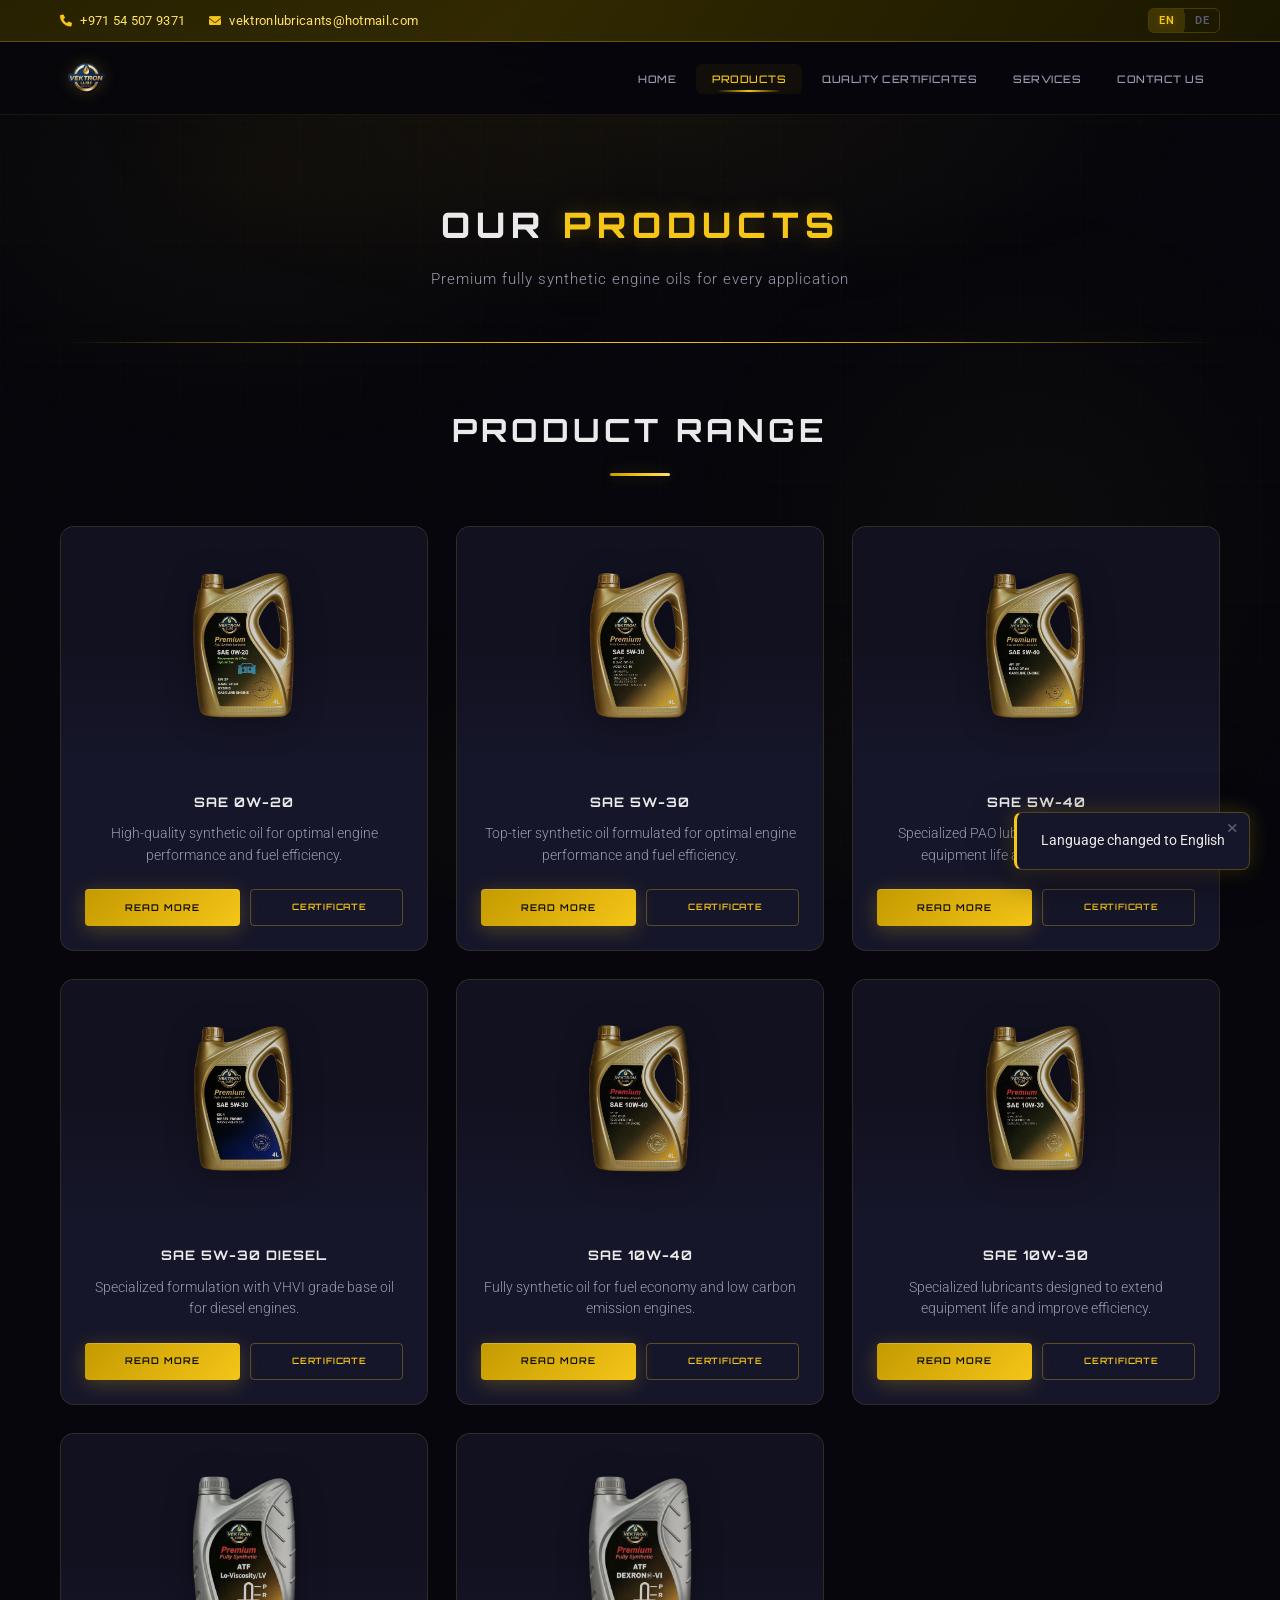
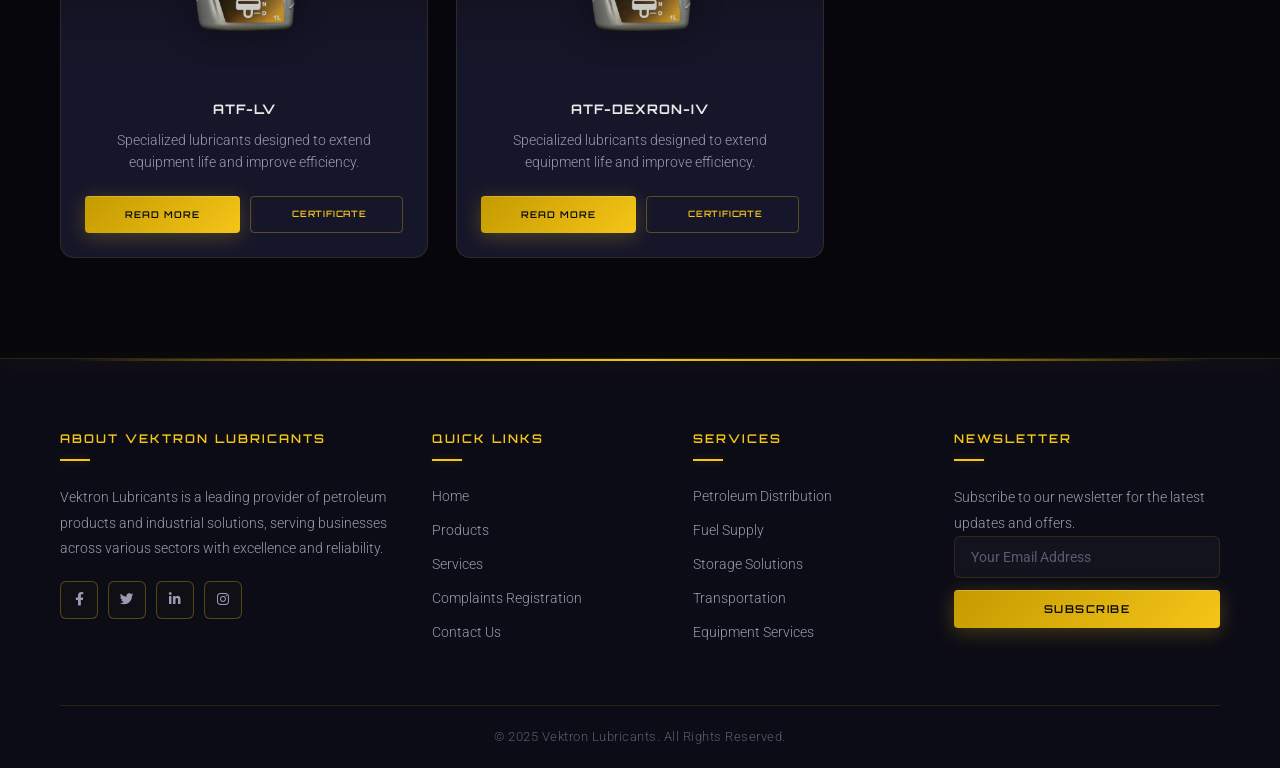
<file: product.html>
<!DOCTYPE html>
<html lang="en">
<head>
    <meta charset="UTF-8">
    <meta name="viewport" content="width=device-width, initial-scale=1.0">
    <title>Vektron Lubricants - Products</title>
    <link rel="shortcut icon" href="image/transparent-images/Vecktron_Logos-removebg-preview.png" type="image/x-icon">

    <link href="https://fonts.googleapis.com/css2?family=Orbitron:wght@400;500;600;700;800;900&family=Roboto:wght@300;400;500;700&display=swap" rel="stylesheet">
    <link rel="stylesheet" href="https://cdnjs.cloudflare.com/ajax/libs/font-awesome/6.0.0-beta3/css/all.min.css">
    <link rel="stylesheet" href="assets/product.css">
</head>
<body>
    <!-- ===== PARTICLES ===== -->
    <div class="particles-container" id="particles"></div>

    <!-- ===== HEADER ===== -->
    <header>
        <div class="header-top">
            <div class="container">
                <div class="header-top-content">
                    <div class="header-contact">
                        <a href="tel:+971545079371"><i class="fas fa-phone"></i> +971 54 507 9371</a>
                        <a href="mailto:vektronlubricants@hotmail.com"><i class="fas fa-envelope"></i> vektronlubricants@hotmail.com</a>
                    </div>
                    

                        <div class="lang-toggle">
                            <button class="lang-btn active" data-lang="en" aria-label="English">EN</button>
                            <div class="lang-divider"></div>
                            <button class="lang-btn" data-lang="de" aria-label="Deutsch">DE</button>
                        </div>
                    </div>
                </div>
            </div>
        </div>
        <div class="header-main" id="headerMain">
            <div class="container">
                <div class="header-content">
                    <div class="logo">
                        <a href="index.html">
                            <img src="image/transparent-images/Vecktron_Logos-removebg-preview.png" style="height: 52px; width: auto;" alt="Vektron Lubricants">
                        </a>
                    </div>
                    <button class="mobile-menu-btn" aria-label="Toggle menu">
                        <i class="fas fa-bars"></i>
                    </button>
                    <nav>
                        <ul>
                            <li><a href="index.html" data-i18n="nav_home">Home</a></li>
                            <li><a href="product.html" class="active" data-i18n="nav_products">Products</a></li>
                            <li><a href="quality.html" data-i18n="nav_quality">Quality Certificates</a></li>
                            <li><a href="service.html" data-i18n="nav_services">Services</a></li>
                            <li><a href="contact.html" data-i18n="nav_contact">Contact Us</a></li>
                        </ul>
                    </nav>
                </div>
            </div>
        </div>
    </header>

    <!-- ===== PAGE BANNER ===== -->
    <div class="page-banner">
        <div class="container">
            <h1>Our <span>Products</span></h1>
            <p data-i18n="banner_subtitle">Premium fully synthetic engine oils for every application</p>
        </div>
    </div>

    <!-- ===== PRODUCTS SECTION ===== -->
    <section class="products-section">
        <div class="container">
            <div class="section-title reveal">
                <h2 data-i18n="section_title">Product Range</h2>
            </div>

            <div class="products-grid">

                <!-- Product 1: SAE 0W-20 -->
                <article class="product-card reveal reveal-delay-1">
                    <div class="product-image">
                        <img src="image/transparent-images/SAE-0W-20enw.png" alt="SAE 0W-20">
                    </div>
                    <div class="product-info">
                        <h3>SAE 0W-20</h3>
                        <p data-i18n="prod_0w20_desc">High-quality synthetic oil for optimal engine performance and fuel efficiency.</p>
                        <div class="product-buttons">
                            <a href="SAE-0W-20.html" class="btn" data-i18n="btn_read_more">Read More</a>
                            <a href="quality.html?cert=6" class="btn btn-ghost"><i class="fas fa-file-certificate"></i> <span data-i18n="btn_certificate">Certificate</span></a>
                        </div>
                    </div>
                </article>

                <!-- Product 2: SAE 5W-30 -->
                <article class="product-card reveal reveal-delay-2">
                    <div class="product-image">
                        <img src="image/transparent-images/SAE-5W-30new.png" alt="SAE 5W-30">
                    </div>
                    <div class="product-info">
                        <h3>SAE 5W-30</h3>
                        <p data-i18n="prod_5w30_desc">Top-tier synthetic oil formulated for optimal engine performance and fuel efficiency.</p>
                        <div class="product-buttons">
                            <a href="SAE-5W-30.html" class="btn" data-i18n="btn_read_more">Read More</a>
                            <a href="quality.html?cert=7" class="btn btn-ghost"><i class="fas fa-file-certificate"></i> <span data-i18n="btn_certificate">Certificate</span></a>
                        </div>
                    </div>
                </article>

                <!-- Product 3: SAE 5W-40 -->
                <article class="product-card reveal reveal-delay-3">
                    <div class="product-image">
                        <img src="image/transparent-images/5W-40-new.png" alt="SAE 5W-40">
                    </div>
                    <div class="product-info">
                        <h3>SAE 5W-40</h3>
                        <p data-i18n="prod_5w40_desc">Specialized PAO lubricant designed to extend equipment life and improve efficiency.</p>
                        <div class="product-buttons">
                            <a href="SAE-5W-40.html" class="btn" data-i18n="btn_read_more">Read More</a>
                            <a href="quality.html?cert=8" class="btn btn-ghost"><i class="fas fa-file-certificate"></i> <span data-i18n="btn_certificate">Certificate</span></a>
                        </div>
                    </div>
                </article>

                <!-- Product 4: SAE 5W-30 Diesel -->
                <article class="product-card reveal reveal-delay-4">
                    <div class="product-image">
                        <img src="image/transparent-images/5W-30-diesel.png" alt="SAE 5W-30 Diesel">
                    </div>
                    <div class="product-info">
                        <h3>SAE 5W-30 <span data-i18n="prod_diesel">Diesel</span></h3>
                        <p data-i18n="prod_5w30d_desc">Specialized formulation with VHVI grade base oil for diesel engines.</p>
                        <div class="product-buttons">
                            <a href="SAE-5W-30-DIESEL.html" class="btn" data-i18n="btn_read_more">Read More</a>
                            <a href="quality.html?cert=9" class="btn btn-ghost"><i class="fas fa-file-certificate"></i> <span data-i18n="btn_certificate">Certificate</span></a>
                        </div>
                    </div>
                </article>

                <!-- Product 5: SAE 10W-40 -->
                <article class="product-card reveal reveal-delay-5">
                    <div class="product-image">
                        <img src="image/transparent-images/10W-40-new.png" alt="SAE 10W-40">
                    </div>
                    <div class="product-info">
                        <h3>SAE 10W-40</h3>
                        <p data-i18n="prod_10w40_desc">Fully synthetic oil for fuel economy and low carbon emission engines.</p>
                        <div class="product-buttons">
                            <a href="SAE-10W-40.html" class="btn" data-i18n="btn_read_more">Read More</a>
                            <a href="quality.html?cert=10" class="btn btn-ghost"><i class="fas fa-file-certificate"></i> <span data-i18n="btn_certificate">Certificate</span></a>
                        </div>
                    </div>
                </article>

                <!-- Product 6: SAE 10W-30 -->
                <article class="product-card reveal reveal-delay-6">
                    <div class="product-image">
                        <img src="image/transparent-images/10W-30-new.png" alt="SAE 10W-30">
                    </div>
                    <div class="product-info">
                        <h3>SAE 10W-30</h3>
                        <p data-i18n="prod_10w30_desc">Specialized lubricants designed to extend equipment life and improve efficiency.</p>
                        <div class="product-buttons">
                            <a href="SAE-10W-30.html" class="btn" data-i18n="btn_read_more">Read More</a>
                            <a href="quality.html?cert=11" class="btn btn-ghost"><i class="fas fa-file-certificate"></i> <span data-i18n="btn_certificate">Certificate</span></a>
                        </div>
                    </div>
                </article>

                <!-- Product 7: ATF-Lo-Viscosity-LV-->
                <article class="product-card reveal reveal-delay-6">
                    <div class="product-image">
                        <img src="image/transparent-images/ATF-LV.png" alt="SAE 10W-30">
                    </div>
                    <div class="product-info">
                        <h3>ATF-LV</h3>
                        <p data-i18n="prod_10w30_desc">Specialized lubricants designed to extend equipment life and improve efficiency.</p>
                        <div class="product-buttons">
                            <a href="ATF-LV.html" class="btn" data-i18n="btn_read_more">Read More</a>
                            <a href="quality.html?cert=12" class="btn btn-ghost"><i class="fas fa-file-certificate"></i> <span data-i18n="btn_certificate">Certificate</span></a>
                        </div>
                    </div>
                </article>

                 <!-- Product 7: ATF-DEXRON-IV-->
                <article class="product-card reveal reveal-delay-6">
                    <div class="product-image">
                        <img src="image/transparent-images/ATF-DEXRON-IV.png" alt="SAE 10W-30">
                    </div>
                    <div class="product-info">
                        <h3>ATF-DEXRON-IV</h3>
                        <p data-i18n="prod_10w30_desc">The latest generation of high efficiency 6/8 speeds automatic transmission.</p>
                        <div class="product-buttons">
                            <a href="ATF-IV.html" class="btn" data-i18n="btn_read_more">Read More</a>
                            <a href="quality.html?cert=13" class="btn btn-ghost"><i class="fas fa-file-certificate"></i> <span data-i18n="btn_certificate">Certificate</span></a>
                        </div>
                    </div>
                </article>



            </div>
        </div>
    </section>

    <!-- ===== FOOTER ===== -->
    <footer>
        <div class="container">
            <div class="footer-content">
                <div class="footer-widget">
                    <h3 data-i18n="footer_about">About Vektron Lubricants</h3>
                    <p data-i18n="footer_about_text">Vektron Lubricants is a leading provider of petroleum products and industrial solutions, serving businesses across various sectors with excellence and reliability.</p>
                    <div class="social-links">
                        <a href="#" aria-label="Facebook"><i class="fab fa-facebook-f"></i></a>
                        <a href="#" aria-label="Twitter"><i class="fab fa-twitter"></i></a>
                        <a href="#" aria-label="LinkedIn"><i class="fab fa-linkedin-in"></i></a>
                        <a href="#" aria-label="Instagram"><i class="fab fa-instagram"></i></a>
                    </div>
                </div>
                <div class="footer-widget">
                    <h3 data-i18n="footer_quick_links">Quick Links</h3>
                    <ul class="footer-links">
                        <li><a href="index.html" data-i18n="nav_home">Home</a></li>
                        <li><a href="product.html" data-i18n="nav_products">Products</a></li>
                        <li><a href="service.html" data-i18n="nav_services">Services</a></li>
                        <li><a href="crg.html" data-i18n="footer_complaints">Complaints Registration</a></li>
                        <li><a href="contact.html" data-i18n="nav_contact">Contact</a></li>
                    </ul>
                </div>
                <div class="footer-widget">
                    <h3 data-i18n="nav_services">Services</h3>
                    <ul class="footer-links">
                        <li><a href="#" data-i18n="srv_distribution">Petroleum Distribution</a></li>
                        <li><a href="#" data-i18n="srv_fuel">Fuel Supply</a></li>
                        <li><a href="#" data-i18n="srv_storage">Storage Solutions</a></li>
                        <li><a href="#" data-i18n="srv_transport">Transportation</a></li>
                        <li><a href="#" data-i18n="srv_equipment">Equipment Services</a></li>
                    </ul>
                </div>
                <div class="footer-widget">
                    <h3 data-i18n="footer_newsletter">Newsletter</h3>
                    <p data-i18n="footer_newsletter_text">Subscribe to our newsletter for the latest updates and offers.</p>
                    <form id="newsletterForm">
                        <div class="form-group">
                            <input type="email" data-i18n-ph="ph_email" placeholder="Your Email Address" required>
                        </div>
                        <button type="submit" class="btn" data-i18n="btn_subscribe">Subscribe</button>
                    </form>
                </div>
            </div>
            <div class="footer-bottom">
                <p data-i18n="footer_copyright">&copy; 2025 Vektron Lubricants. All Rights Reserved.</p>
            </div>
        </div>
    </footer>

    <!-- Toast container -->
    <div id="toastContainer"></div>

    <script>
      // ============================================
      // TRANSLATION SYSTEM
      // ============================================
      const translations = {
        en: {
          nav_home: "Home",
          nav_products: "Products",
          nav_quality: "Quality Certificates",
          nav_services: "Services",
          nav_contact: "Contact Us",
          banner_subtitle: "Premium fully synthetic engine oils for every application",
          section_title: "Product Range",
          prod_0w20_desc: "High-quality synthetic oil for optimal engine performance and fuel efficiency.",
          prod_5w30_desc: "Top-tier synthetic oil formulated for optimal engine performance and fuel efficiency.",
          prod_5w40_desc: "Specialized PAO lubricant designed to extend equipment life and improve efficiency.",
          prod_5w30d_desc: "Specialized formulation with VHVI grade base oil for diesel engines.",
          prod_10w40_desc: "Fully synthetic oil for fuel economy and low carbon emission engines.",
          prod_10w30_desc: "Specialized lubricants designed to extend equipment life and improve efficiency.",
          prod_diesel: "Diesel",
          btn_read_more: "Read More",
          btn_certificate: "Certificate",
          btn_subscribe: "Subscribe",
          footer_about: "About Vektron Lubricants",
          footer_about_text: "Vektron Lubricants is a leading provider of petroleum products and industrial solutions, serving businesses across various sectors with excellence and reliability.",
          footer_quick_links: "Quick Links",
          footer_complaints: "Complaints Registration",
          footer_newsletter: "Newsletter",
          footer_newsletter_text: "Subscribe to our newsletter for the latest updates and offers.",
          footer_copyright: "\u00A9 2025 Vektron Lubricants. All Rights Reserved.",
          srv_distribution: "Petroleum Distribution",
          srv_fuel: "Fuel Supply",
          srv_storage: "Storage Solutions",
          srv_transport: "Transportation",
          srv_equipment: "Equipment Services",
          ph_email: "Your Email Address",
          toast_subscribed: "Thank you for subscribing with <strong>{email}</strong>. You'll receive our latest updates.",
          toast_lang_switch: "Language changed to English",
        },
        de: {
          nav_home: "Startseite",
          nav_products: "Produkte",
          nav_quality: "Qualit\u00E4tszertifikate",
          nav_services: "Dienstleistungen",
          nav_contact: "Kontakt",
          banner_subtitle: "Premium vollsynthetische Motor\u00F6le f\u00FCr jeden Anwendungsbereich",
          section_title: "Produktpalette",
          prod_0w20_desc: "Hochwertiges Synthese\u00F6l f\u00FCr optimale Motorleistung und Kraftstoffeffizienz.",
          prod_5w30_desc: "Erstklassiges Synthese\u00F6l formuliert f\u00FCr optimale Motorleistung und Kraftstoffeffizienz.",
          prod_5w40_desc: "Spezielles PAO-Schmiermittel zur Verl\u00E4ngerung der Ausr\u00FCstungslebensdauer und Effizienzsteigerung.",
          prod_5w30d_desc: "Spezialformulierung mit VHVI-Grund\u00F6l f\u00FCr Dieselmotoren.",
          prod_10w40_desc: "Vollsynthetisches \u00D6l f\u00FCr Kraftstoffeffizienz und Motoren mit niedrigen Kohlenstoffemissionen.",
          prod_10w30_desc: "Spezielle Schmierstoffe zur Verl\u00E4ngerung der Ausr\u00FCstungslebensdauer und Effizienzsteigerung.",
          prod_diesel: "Diesel",
          btn_read_more: "Mehr erfahren",
          btn_certificate: "Zertifikat",
          btn_subscribe: "Abonnieren",
          footer_about: "\u00DCber Vektron Lubricants",
          footer_about_text: "Vektron Lubricants ist ein f\u00FChrender Anbieter von Erd\u00F6lprodukten und industriellen L\u00F6sungen und bedient Unternehmen in verschiedenen Branchen mit Exzellenz und Zuverl\u00E4ssigkeit.",
          footer_quick_links: "Schnelllinks",
          footer_complaints: "Beschwerderegistrierung",
          footer_newsletter: "Newsletter",
          footer_newsletter_text: "Abonnieren Sie unseren Newsletter f\u00FCr die neuesten Updates und Angebote.",
          footer_copyright: "\u00A9 2025 Vektron Lubricants. Alle Rechte vorbehalten.",
          srv_distribution: "Erd\u00F6lverteilung",
          srv_fuel: "Kraftstoffversorgung",
          srv_storage: "Lagerl\u00F6sungen",
          srv_transport: "Transportwesen",
          srv_equipment: "Ausr\u00FCstungsservice",
          ph_email: "Ihre E-Mail-Adresse",
          toast_subscribed: "Vielen Dank f\u00FCr Ihr Abonnement mit <strong>{email}</strong>. Sie erhalten unsere neuesten Updates.",
          toast_lang_switch: "Sprache auf Deutsch umgestellt",
        }
      };

      let currentLang = localStorage.getItem('vektron_lang') || 'en';

      function setLanguage(lang) {
        currentLang = lang;
        localStorage.setItem('vektron_lang', lang);
        document.documentElement.lang = lang;

        document.querySelectorAll('.lang-btn').forEach(btn => {
          btn.classList.toggle('active', btn.dataset.lang === lang);
        });

        document.querySelectorAll('[data-i18n]').forEach(el => {
          const key = el.getAttribute('data-i18n');
          if (translations[lang][key]) {
            el.textContent = translations[lang][key];
          }
        });

        document.querySelectorAll('[data-i18n-ph]').forEach(el => {
          const key = el.getAttribute('data-i18n-ph');
          if (translations[lang][key]) {
            el.placeholder = translations[lang][key];
          }
        });

        showToast(translations[lang].toast_lang_switch, 2500);
      }

      document.querySelectorAll('.lang-btn').forEach(btn => {
        btn.addEventListener('click', () => setLanguage(btn.dataset.lang));
      });

      setLanguage(currentLang);

      // ============================================
      // PARTICLES
      // ============================================
      (function createParticles() {
        const container = document.getElementById('particles');
        if (!container) return;
        for (let i = 0; i < 30; i++) {
          const p = document.createElement('div');
          p.classList.add('particle');
          p.style.left = Math.random() * 100 + '%';
          p.style.animationDuration = (8 + Math.random() * 12) + 's';
          p.style.animationDelay = (Math.random() * 10) + 's';
          p.style.width = p.style.height = (1 + Math.random() * 2.5) + 'px';
          container.appendChild(p);
        }
      })();

      // ============================================
      // HEADER SCROLL
      // ============================================
      const headerMain = document.getElementById('headerMain');
      window.addEventListener('scroll', () => {
        headerMain.classList.toggle('scrolled', window.scrollY > 50);
      });

      // ============================================
      // SCROLL REVEAL
      // ============================================
      const revealObserver = new IntersectionObserver((entries) => {
        entries.forEach(entry => {
          if (entry.isIntersecting) entry.target.classList.add('visible');
        });
      }, { threshold: 0.1, rootMargin: '0px 0px -40px 0px' });
      document.querySelectorAll('.reveal').forEach(el => revealObserver.observe(el));

      // ============================================
      // MOBILE MENU
      // ============================================
      const mobileMenuBtn = document.querySelector('.mobile-menu-btn');
      const nav = document.querySelector('nav');

      mobileMenuBtn.addEventListener('click', () => {
        nav.classList.toggle('active');
        const icon = mobileMenuBtn.querySelector('i');
        icon.classList.toggle('fa-bars');
        icon.classList.toggle('fa-times');
      });

      document.querySelectorAll('nav ul li a').forEach(link => {
        link.addEventListener('click', () => {
          nav.classList.remove('active');
          const icon = mobileMenuBtn.querySelector('i');
          icon.classList.add('fa-bars');
          icon.classList.remove('fa-times');
        });
      });

      // ============================================
      // TOAST
      // ============================================
      function showToast(message, duration = 4000) {
        const container = document.getElementById('toastContainer');
        const existing = container.querySelector('.toast');
        if (existing) existing.remove();

        const toast = document.createElement('div');
        toast.className = 'toast';
        toast.innerHTML = `
          <button class="toast-close" onclick="this.parentElement.remove()"><i class="fas fa-times"></i></button>
          <span>${message}</span>
        `;
        container.appendChild(toast);

        requestAnimationFrame(() => {
          requestAnimationFrame(() => toast.classList.add('show'));
        });

        setTimeout(() => {
          toast.classList.remove('show');
          setTimeout(() => toast.remove(), 400);
        }, duration);
      }

      // ============================================
      // NEWSLETTER
      // ============================================
      const newsletterForm = document.getElementById('newsletterForm');
      if (newsletterForm) {
        newsletterForm.addEventListener('submit', (e) => {
          e.preventDefault();
          const email = newsletterForm.querySelector('input[type="email"]').value.trim();
          if (!email) {
            showToast('<i class="fas fa-exclamation-circle" style="color:var(--yellow-bright);margin-right:8px;"></i> Please enter a valid email address.');
            return;
          }
          const msg = translations[currentLang].toast_subscribed.replace('{email}', email);
          showToast(msg);
          newsletterForm.reset();
        });
      }
    </script>
</body>
</html>
</file>
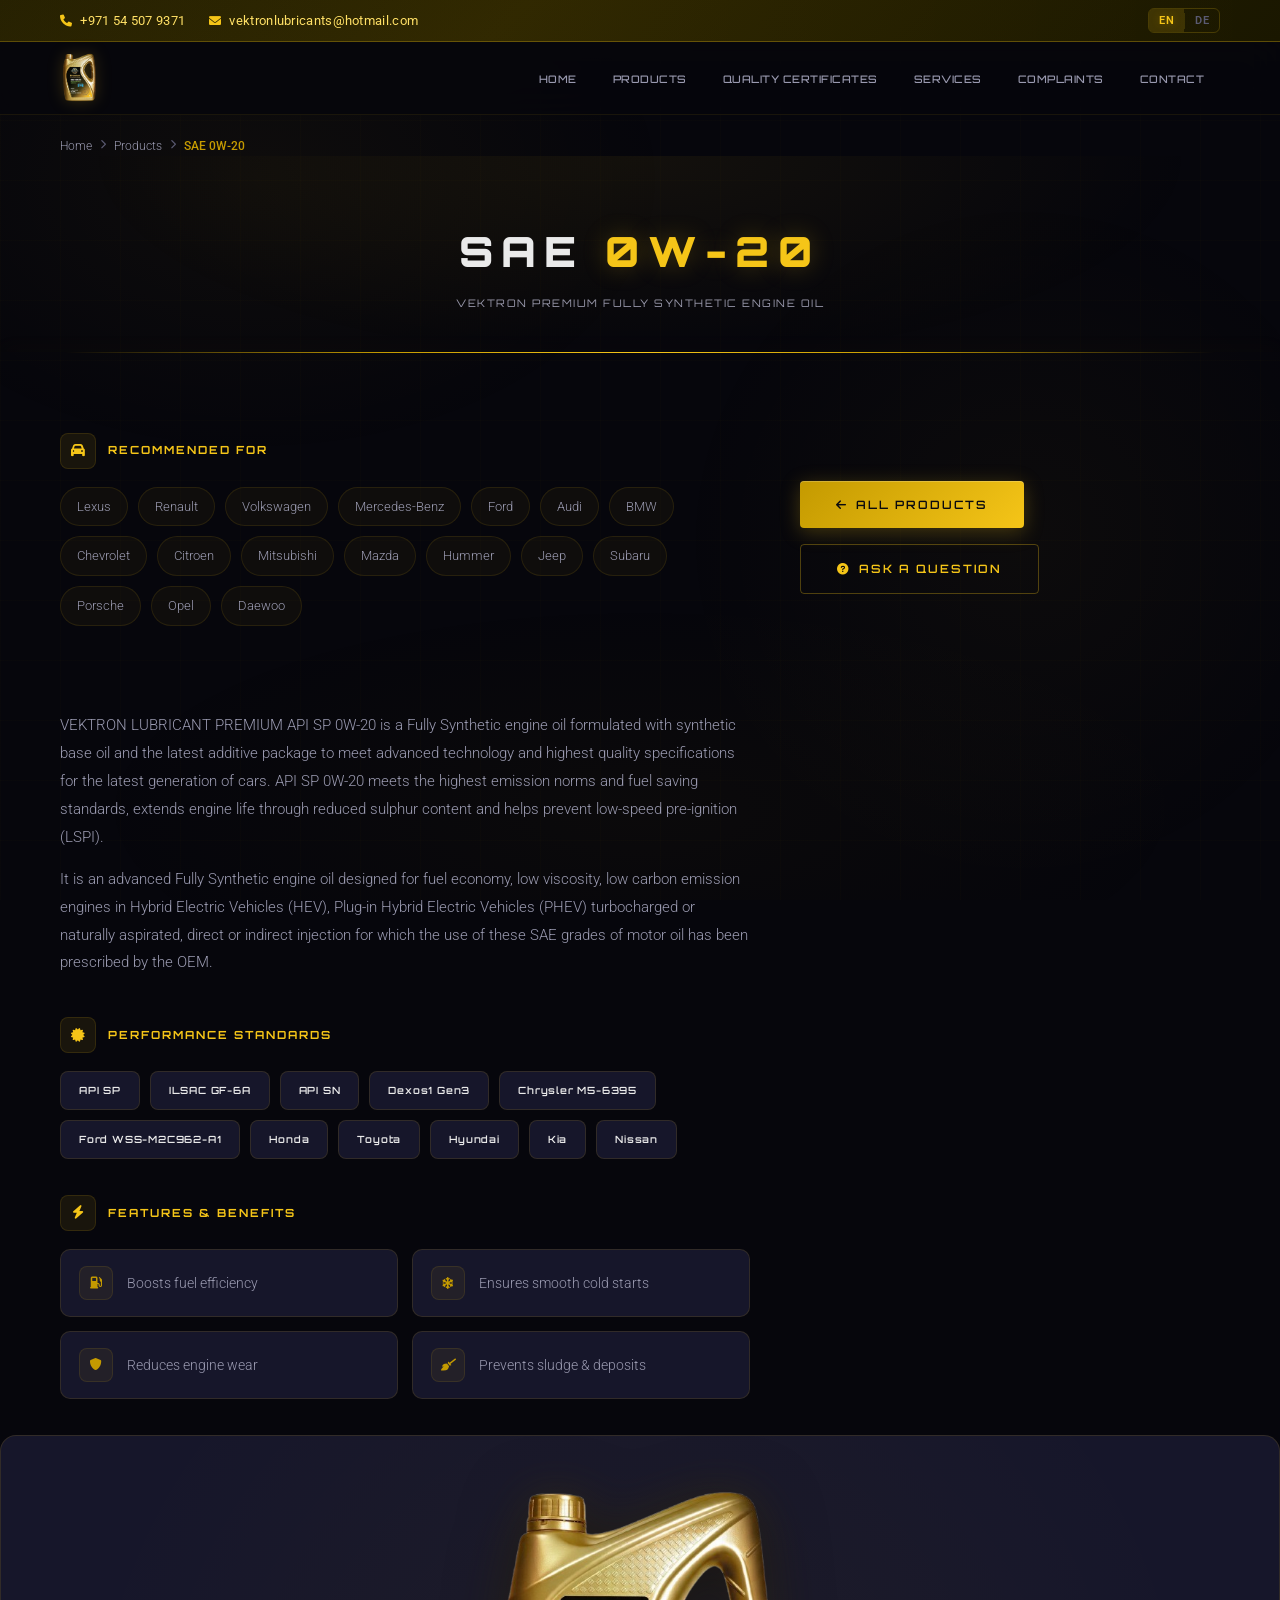
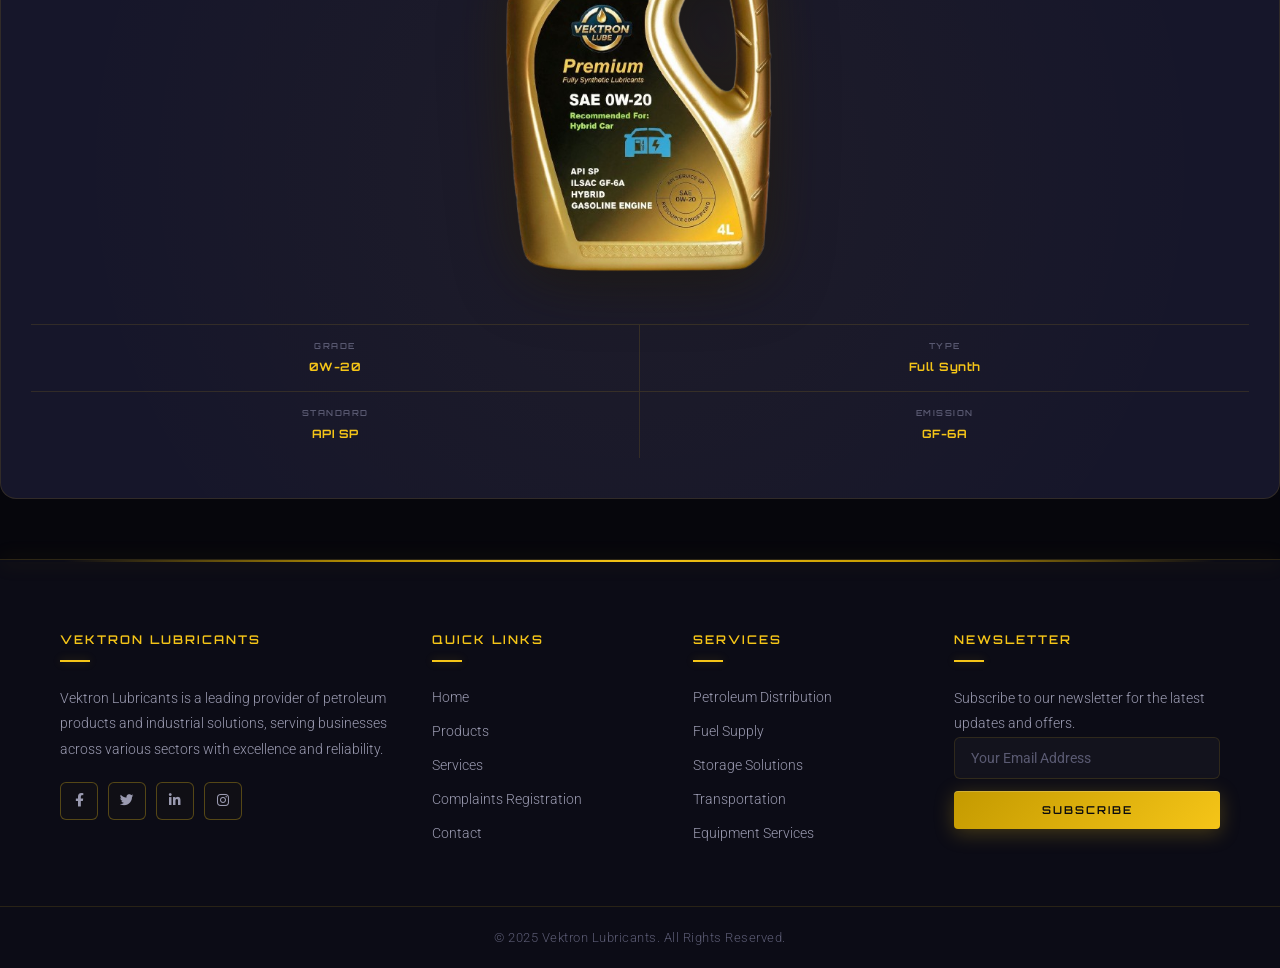
<file: SAE-0W-20.html>
<!DOCTYPE html>
<html lang="en">
<head>
    <meta charset="UTF-8">
    <meta name="viewport" content="width=device-width, initial-scale=1.0">
    <title>Vektron Lubricants - SAE 0W-20</title>
    <link rel="shortcut icon" href="image/transparent-images/Vecktron_Logos-removebg-preview.png" type="image/x-icon">

    <link href="https://fonts.googleapis.com/css2?family=Orbitron:wght@400;500;600;700;800;900&family=Roboto:wght@300;400;500;700&display=swap" rel="stylesheet">
    <link rel="stylesheet" href="https://cdnjs.cloudflare.com/ajax/libs/font-awesome/6.0.0-beta3/css/all.min.css">
    <link rel="stylesheet" href="assets/SAE-0W-20.css">

    <style>
      /* ========== LANGUAGE TOGGLE ========== */
      .lang-toggle {
        display: flex;
        align-items: center;
        gap: 0;
        border-radius: 6px;
        overflow: hidden;
        border: 1px solid rgba(245, 197, 24, 0.2);
        flex-shrink: 0;
        margin-left: 4px;
      }

      .lang-btn {
        background: transparent;
        border: none;
        color: var(--text-muted, #5a5a72);
        padding: 5px 10px;
        font-size: 0.68rem;
        font-weight: 600;
        cursor: pointer;
        transition: all 0.3s ease;
        font-family: var(--font-body, 'Roboto', sans-serif);
        letter-spacing: 0.5px;
      }

      .lang-btn.active {
        background: rgba(245, 197, 24, 0.15);
        color: var(--yellow-bright, #f5c518);
        text-shadow: 0 0 8px rgba(245, 197, 24, 0.3);
      }

      .lang-btn:hover:not(.active) {
        color: var(--text-secondary, #9a9ab0);
        background: rgba(255, 255, 255, 0.03);
      }

      .lang-divider {
        width: 1px;
        height: 16px;
        background: rgba(245, 197, 24, 0.15);
      }

      /* ========== TRANSLATION FADE ========== */
      [data-i18n],
      [data-i18n-ph] {
        transition: opacity 0.25s ease;
      }
      [data-i18n].lang-switching,
      [data-i18n-ph].lang-switching {
        opacity: 0;
      }
    </style>
</head>
<body>
    <!-- ===== PARTICLES ===== -->
    <div class="particles-container" id="particles"></div>

    <!-- ===== HEADER ===== -->
    <header>
        <div class="header-top">
            <div class="container">
                <div class="header-top-content">
                    <div class="header-contact">
                        <a href="tel:+971545079371"><i class="fas fa-phone"></i> +971 54 507 9371</a>
                        <a href="mailto:vektronlubricants@hotmail.com"><i class="fas fa-envelope"></i> vektronlubricants@hotmail.com</a>
                    </div>
                   

                        <div class="lang-toggle">
                            <button class="lang-btn active" data-lang="en" aria-label="English">EN</button>
                            <div class="lang-divider"></div>
                            <button class="lang-btn" data-lang="de" aria-label="Deutsch">DE</button>
                        </div>
                    </div>
                </div>
            </div>
        </div>
        <div class="header-main" id="headerMain">
            <div class="container">
                <div class="header-content">
                    <div class="logo">
                        <a href="index.html">
                            <img src="image/transparent-images/SAE-0W-20enw.png" style="height: 52px; width: auto;" alt="Vektron Lubricants">
                        </a>
                    </div>
                    <button class="mobile-menu-btn" aria-label="Toggle menu">
                        <i class="fas fa-bars"></i>
                    </button>
                    <nav>
                        <ul>
                            <li><a href="index.html" data-i18n="nav_home">Home</a></li>
                            <li><a href="product.html" data-i18n="nav_products">Products</a></li>
                            <li><a href="quality.html" data-i18n="nav_quality">Quality Certificates</a></li>
                            <li><a href="service.html" data-i18n="nav_services">Services</a></li>
                            <li><a href="crg.html" data-i18n="nav_complaints">Complaints</a></li>
                            <li><a href="contact.html" data-i18n="nav_contact">Contact</a></li>
                        </ul>
                    </nav>
                </div>
            </div>
        </div>
    </header>

    <!-- ===== BREADCRUMB ===== -->
    <div class="breadcrumb">
        <div class="container">
            <div class="breadcrumb-inner">
                <a href="index.html" data-i18n="breadcrumb_home">Home</a>
                <span class="sep"><i class="fas fa-chevron-right"></i></span>
                <a href="product.html" data-i18n="breadcrumb_products">Products</a>
                <span class="sep"><i class="fas fa-chevron-right"></i></span>
                <span class="current" data-i18n="breadcrumb_current">SAE 0W-20</span>
            </div>
        </div>
    </div>

    <!-- ===== PAGE BANNER ===== -->
    <div class="page-banner">
        <div class="container">
            <h1 data-i18n-html="banner_title">SAE <span>0W-20</span></h1>
            <p class="product-subtitle" data-i18n="banner_subtitle">Vektron Premium Fully Synthetic Engine Oil</p>
        </div>
    </div>

    <!-- ===== PRODUCT DETAIL ===== -->
    <section class="product-detail">
        <div class="container">
            <div class="product-layout">

                <!-- Left: Product Information -->
                <div class="product-info">

                    <div class="product-description reveal">
                        <p data-i18n="desc_para1">VEKTRON LUBRICANT PREMIUM API SP 0W-20 is a Fully Synthetic engine oil formulated with synthetic base oil and the latest additive package to meet advanced technology and highest quality specifications for the latest generation of cars. API SP 0W-20 meets the highest emission norms and fuel saving standards, extends engine life through reduced sulphur content and helps prevent low-speed pre-ignition (LSPI).</p>
                        <p style="margin-top: 14px;" data-i18n="desc_para2">It is an advanced Fully Synthetic engine oil designed for fuel economy, low viscosity, low carbon emission engines in Hybrid Electric Vehicles (HEV), Plug-in Hybrid Electric Vehicles (PHEV) turbocharged or naturally aspirated, direct or indirect injection for which the use of these SAE grades of motor oil has been prescribed by the OEM.</p>
                    </div>

                    <!-- Performance Standards -->
                    <div class="data-block reveal reveal-delay-1">
                        <div class="data-block-header">
                            <div class="block-icon"><i class="fas fa-certificate"></i></div>
                            <h3 data-i18n="section_standards">Performance Standards</h3>
                        </div>
                        <div class="spec-badges">
                            <div class="spec-badge"><span>API SP</span></div>
                            <div class="spec-badge"><span>ILSAC GF-6A</span></div>
                            <div class="spec-badge"><span>API SN</span></div>
                            <div class="spec-badge"><span>Dexos1 Gen3</span></div>
                            <div class="spec-badge"><span>Chrysler M5-6395</span></div>
                            <div class="spec-badge"><span>Ford WSS-M2C962-A1</span></div>
                            <div class="spec-badge"><span>Honda</span></div>
                            <div class="spec-badge"><span>Toyota</span></div>
                            <div class="spec-badge"><span>Hyundai</span></div>
                            <div class="spec-badge"><span>Kia</span></div>
                            <div class="spec-badge"><span>Nissan</span></div>
                        </div>
                    </div>

                    <!-- Features & Benefits -->
                    <div class="data-block reveal-delay-2">
                        <div class="data-block-header">
                            <div class="block-icon"><i class="fas fa-bolt"></i></div>
                            <h3 data-i18n="section_features">Features & Benefits</h3>
                        </div>
                        <div class="feature-items">
                            <div class="feature-item">
                                <div class="fi-icon"><i class="fas fa-gas-pump"></i></div>
                                <span class="fi-text" data-i18n="fi_fuel">Boosts fuel efficiency</span>
                            </div>
                            <div class="feature-item">
                                <div class="fi-icon"><i class="fas fa-snowflake"></i></div>
                                <span class="fi-text" data-i18n="fi_cold">Ensures smooth cold starts</span>
                            </div>
                            <div class="feature-item">
                                <div class="fi-icon"><i class="fas fa-shield-alt"></i></div>
                                <span class="fi-text" data-i18n="fi_wear">Reduces engine wear</span>
                            </div>
                            <div class="feature-item">
                                <div class="fi-icon"><i class="fas fa-broom"></i></div>
                                <span class="fi-text" data-i18n="fi_sludge">Prevents sludge & deposits</span>
                            </div>
                        </div>
                    </div>
                </div>

                    <!-- Recommended Vehicles -->
                    <div class="data-block reveal-delay-3">
                        <div class="data-block-header">
                            <div class="block-icon"><i class="fas fa-car"></i></div>
                            <h3 data-i18n="section_recommended">Recommended For</h3>
                        </div>
                        <div class="vehicle-tags">
                            <span class="vehicle-tag">Lexus</span>
                            <span class="vehicle-tag">Renault</span>
                            <span class="vehicle-tag">Volkswagen</span>
                            <span class="vehicle-tag">Mercedes-Benz</span>
                            <span class="vehicle-tag">Ford</span>
                            <span class="vehicle-tag">Audi</span>
                            <span class="vehicle-tag">BMW</span>
                            <span class="vehicle-tag">Chevrolet</span>
                            <span class="vehicle-tag">Citroen</span>
                            <span class="vehicle-tag">Mitsubishi</span>
                            <span class="vehicle-tag">Mazda</span>
                            <span class="vehicle-tag">Hummer</span>
                            <span class="vehicle-tag">Jeep</span>
                            <span class="vehicle-tag">Subaru</span>
                            <span class="vehicle-tag">Porsche</span>
                            <span class="vehicle-tag">Opel</span>
                            <span class="vehicle-tag">Daewoo</span>
                        </div>
                    </div>

                    <!-- Actions -->
                    <div class="product-actions reveal-delay-4">
                        <a href="product.html" class="btn" data-i18n="action_all_products">
                            <i class="fas fa-arrow-left"></i> All Products
                        </a>
                        <a href="contact.html" class="btn-ghost btn" data-i18n="action_ask_question">
                            <i class="fas fa-question-circle"></i> Ask a Question
                        </a>
                    </div>
                </div>
            </div>

                <!-- Right: Product Image -->
                <div class="product-image-section reveal">
                    <div class="product-image-wrapper">
                        <img src="image/transparent-images/SAE-0W-20enw.png" alt="SAE 0W-20 Product">

                        <div class="product-quick-specs">
                            <div class="quick-spec">
                                <div class="qs-label" data-i18n="qs_grade_label">Grade</div>
                                <div class="qs-value">0W-20</div>
                            </div>
                            <div class="quick-spec">
                                <div class="qs-label" data-i18n="qs_type_label">Type</div>
                                <div class="qs-value" data-i18n="qs_type_value">Full Synth</div>
                            </div>
                            <div class="quick-spec">
                                <div class="qs-label" data-i18n="qs_std_label">Standard</div>
                                <div class="qs-value">API SP</div>
                            </div>
                            <div class="quick-spec">
                                <div class="qs-label" data-i18n="qs_emi_label">Emission</div>
                                <div class="qs-value">GF-6A</div>
                            </div>
                        </div>
                    </div>
                </div>
            </div>
        </div>
    </section>

    <!-- ===== FOOTER ===== -->
    <footer>
        <div class="container">
            <div class="footer-content">
                <div class="footer-widget">
                    <h3 data-i18n="footer_about">Vektron Lubricants</h3>
                    <p data-i18n="footer_about_text">Vektron Lubricants is a leading provider of petroleum products and industrial solutions, serving businesses across various sectors with excellence and reliability.</p>
                    <div class="social-links">
                        <a href="#" aria-label="Facebook"><i class="fab fa-facebook-f"></i></a>
                        <a href="#" aria-label="Twitter"><i class="fab fa-twitter"></i></a>
                        <a href="#" aria-label="LinkedIn"><i class="fab fa-linkedin-in"></i></a>
                        <a href="#" aria-label="Instagram"><i class="fab fa-instagram"></i></a>
                    </div>
                </div>
                <div class="footer-widget">
                    <h3 data-i18n="footer_quick_links">Quick Links</h3>
                    <ul class="footer-links">
                        <li><a href="index.html" data-i18n="nav_home">Home</a></li>
                        <li><a href="product.html" data-i18n="nav_products">Products</a></li>
                        <li><a href="service.html" data-i18n="nav_services">Services</a></li>
                        <li><a href="crg.html" data-i18n="footer_complaints">Complaints Registration</a></li>
                        <li><a href="contact.html" data-i18n="nav_contact">Contact</a></li>
                    </ul>
                </div>
                <div class="footer-widget">
                    <h3 data-i18n="nav_services">Services</h3>
                    <ul class="footer-links">
                        <li><a href="#" data-i18n="srv1_title">Petroleum Distribution</a></li>
                        <li><a href="#" data-i18n="srv2_title">Fuel Supply</a></li>
                        <li><a href="#" data-i18n="srv3_title">Storage Solutions</a></li>
                        <li><a href="#" data-i18n="srv4_title">Transportation</a></li>
                        <li><a href="#" data-i18n="srv5_title">Equipment Services</a></li>
                    </ul>
                </div>
                <div class="footer-widget">
                    <h3 data-i18n="footer_newsletter">Newsletter</h3>
                    <p data-i18n="footer_newsletter_text">Subscribe to our newsletter for the latest updates and offers.</p>
                    <form id="newsletterForm">
                        <div class="form-group">
                            <input type="email" data-i18n-ph="ph_email" placeholder="Your Email Address" required>
                        </div>
                        <button type="submit" class="btn" data-i18n="btn_subscribe">Subscribe</button>
                    </form>
                </div>
            </div>
            </div>
            <div class="footer-bottom">
                <p data-i18n="footer_copyright">&copy; 2025 Vektron Lubricants. All Rights Reserved.</p>
            </div>
        </div>
    </footer>

    <script>
      // ============================================
      // TRANSLATIONS
      // ============================================
      const translations = {
        en: {
          nav_home: "Home",
          nav_products: "Products",
          nav_quality: "Quality Certificates",
          nav_services: "Services",
          nav_complaints: "Complaints",
          nav_contact: "Contact",
          breadcrumb_home: "Home",
          breadcrumb_products: "Products",
          breadcrumb_current: "SAE 0W-20",
          banner_title: 'SAE <span>0W-20</span>',
          banner_subtitle: "Vektron Premium Fully Synthetic Engine Oil",
          desc_para1: "VEKTRON LUBRICANT PREMIUM API SP 0W-20 is a Fully Synthetic engine oil formulated with synthetic base oil and the latest additive package to meet advanced technology and highest quality specifications for the latest generation of cars. API SP 0W-20 meets the highest emission norms and fuel saving standards, extends engine life through reduced sulphur content and helps prevent low-speed pre-ignition (LSPI).",
          desc_para2: "It is an advanced Fully Synthetic engine oil designed for fuel economy, low viscosity, low carbon emission engines in Hybrid Electric Vehicles (HEV), Plug-in Hybrid Electric Vehicles (PHEV) turbocharged or naturally aspirated, direct or indirect injection for which the use of these SAE grades of motor oil has been prescribed by the OEM.",
          section_standards: "Performance Standards",
          section_features: "Features & Benefits",
          fi_fuel: "Boosts fuel efficiency",
          fi_cold: "Ensures smooth cold starts",
          fi_wear: "Reduces engine wear",
          fi_sludge: "Prevents sludge & deposits",
          section_recommended: "Recommended For",
          action_all_products: '<i class="fas fa-arrow-left"></i> All Products',
          action_ask_question: '<i class="fas fa-question-circle"></i> Ask a Question',
          qs_grade_label: "Grade",
          qs_type_label: "Type",
          qs_type_value: "Full Synth",
          qs_std_label: "Standard",
          qs_emi_label: "Emission",
          footer_about: "Vektron Lubricants",
          footer_about_text: "Vektron Lubricants is a leading provider of petroleum products and industrial solutions, serving businesses across various sectors with excellence and reliability.",
          footer_quick_links: "Quick Links",
          footer_complaints: "Complaints Registration",
          srv1_title: "Petroleum Distribution",
          srv2_title: "Fuel Supply",
          srv3_title: "Storage Solutions",
          srv4_title: "Transportation",
          srv5_title: "Equipment Services",
          footer_newsletter: "Newsletter",
          footer_newsletter_text: "Subscribe to our newsletter for the latest updates and offers.",
          ph_email: "Your Email Address",
          btn_subscribe: "Subscribe",
          footer_copyright: "\u00A9 2025 Vektron Lubricants. All Rights Reserved."
        },
        de: {
          nav_home: "Startseite",
          nav_products: "Produkte",
          nav_quality: "Qualit\u00E4tszertifikate",
          nav_services: "Dienstleistungen",
          nav_complaints: "Beschwerden",
          nav_contact: "Kontakt",
          breadcrumb_home: "Startseite",
          breadcrumb_products: "Produkte",
          breadcrumb_current: "SAE 0W-20",
          banner_title: 'SAE <span>0W-20</span>',
          banner_subtitle: "Vektron Premium Vollsynthetisches Motor\u00F6l",
          desc_para1: "VEKTRON LUBRICANT PREMIUM API SP 0W-20 ist ein vollsynthetisches Motor\u00F6l, das auf Basis von synthetischen Grund\u00F6len und dem neuesten Additivpaket formuliert wurde, um den fortschrittlichsten Technologien und h\u00F6chsten Qualit\u00E4tsspezifikationen der neuesten Fahrzeuggeneration gerecht zu werden. API SP 0W-20 erf\u00FCllt die strengsten Emissionsnormen und Kraftstoffeinsparstandards, verl\u00E4ngert die Motorlebensdauer durch reduzierten Schwefelgehalt und hilft, Vorentz\u00FCndungen bei niedrigen Drehzahlen (LSPI) zu vermeiden.",
          desc_para2: "Es ist ein fortschrittliches vollsynthetisches Motor\u00F6l, das f\u00FCr Kraftstoffeffizienz, niedrige Viskosit\u00E4t und Motoren mit niedrigen Kohlenstoffemissionen in Hybrid-Elektrofahrzeugen (HEV), Plug-in-Hybrid-Elektrofahrzeugen (PHEV), aufgeladenen oder saugenden Motoren mit Direkt- oder Indirekteinspritzung entwickelt wurde, f\u00FCr die der OEM die Verwendung dieser SAE-Viskosit\u00E4tsklassen vorschreibt.",
          section_standards: "Leistungsstandards",
          section_features: "Eigenschaften & Vorteile",
          fi_fuel: "Verbessert die Kraftstoffeffizienz",
          fi_cold: "Gew\u00E4hrleistet reibungslose Kaltstarts",
          fi_wear: "Reduziert den Motorenverschlei\u00DF",
          fi_sludge: "Verhindert Schlamm & Ablagerungen",
          section_recommended: "Empfohlen f\u00FCr",
          action_all_products: '<i class="fas fa-arrow-left"></i> Alle Produkte',
          action_ask_question: '<i class="fas fa-question-circle"></i> Eine Frage stellen',
          qs_grade_label: "Viskosit\u00E4t",
          qs_type_label: "Typ",
          qs_type_value: "Vollsynth.",
          qs_std_label: "Norm",
          qs_emi_label: "Emission",
          footer_about: "Vektron Schmierstoffe",
          footer_about_text: "Vektron Schmierstoffe ist ein f\u00FChrender Anbieter von Erd\u00F6lprodukten und industriellen L\u00F6sungen, der Unternehmen in verschiedenen Branchen mit Exzellenz und Zuverl\u00E4ssigkeit bedient.",
          footer_quick_links: "Schnelllinks",
          footer_complaints: "Beschwerderegistrierung",
          srv1_title: "Erd\u00F6lverteilung",
          srv2_title: "Kraftstoffversorgung",
          srv3_title: "Lagerl\u00F6sungen",
          srv4_title: "Transport",
          srv5_title: "Ausr\u00FCstungsservice",
          footer_newsletter: "Newsletter",
          footer_newsletter_text: "Abonnieren Sie unseren Newsletter f\u00FCr die neuesten Updates und Angebote.",
          ph_email: "Ihre E-Mail-Adresse",
          btn_subscribe: "Abonnieren",
          footer_copyright: "\u00A9 2025 Vektron Schmierstoffe. Alle Rechte vorbehalten."
        }
      };

      let currentLang = 'en';

      function applyLanguage(lang) {
        const t = translations[lang];
        if (!t) return;

        // Gather all translatable elements
        const textEls = document.querySelectorAll('[data-i18n]');
        const htmlEls = document.querySelectorAll('[data-i18n-html]');
        const phEls = document.querySelectorAll('[data-i18n-ph]');
        const allEls = [...textEls, ...htmlEls, ...phEls];

        // Add fading class
        allEls.forEach(el => el.classList.add('lang-switching'));

        // After brief fade-out, swap text and fade back in
        setTimeout(() => {
          textEls.forEach(el => {
            const key = el.getAttribute('data-i18n');
            if (t[key] !== undefined) el.textContent = t[key];
          });

          htmlEls.forEach(el => {
            const key = el.getAttribute('data-i18n-html');
            if (t[key] !== undefined) el.innerHTML = t[key];
          });

          phEls.forEach(el => {
            const key = el.getAttribute('data-i18n-ph');
            if (t[key] !== undefined) el.placeholder = t[key];
          });

          // Update document lang
          document.documentElement.lang = lang;

          // Remove fading class
          allEls.forEach(el => el.classList.remove('lang-switching'));
        }, 250);
      }

      // Language toggle buttons
      document.querySelectorAll('.lang-btn').forEach(btn => {
        btn.addEventListener('click', () => {
          const lang = btn.getAttribute('data-lang');
          if (lang === currentLang) return;

          document.querySelectorAll('.lang-btn').forEach(b => b.classList.remove('active'));
          btn.classList.add('active');

          currentLang = lang;
          applyLanguage(lang);
        });
      });

      // ============================================
      // PARTICLES
      // ============================================
      (function createParticles() {
        const container = document.getElementById('particles');
        if (!container) return;
        for (let i = 0; i < 30; i++) {
          const p = document.createElement('div');
          p.classList.add('particle');
          p.style.left = Math.random() * 100 + '%';
          p.style.animationDuration = (8 + Math.random() * 12) + 's';
          p.style.animationDelay = (Math.random() * 10) + 's';
          p.style.width = p.style.height = (1 + Math.random() * 2.5) + 'px';
          container.appendChild(p);
        }
      })();

      // ========== HEADER SCROLL ==========
      const headerMain = document.getElementById('headerMain');
      window.addEventListener('scroll', () => {
        headerMain.classList.toggle('scrolled', window.scrollY > 50);
      });

      // ========== SCROLL REVEAL ==========
      const revealElements = document.querySelectorAll('.reveal');
      const revealObserver = new IntersectionObserver((entries) => {
        entries.forEach(entry => {
          if (entry.isIntersecting) entry.target.classList.add('visible');
        });
      }, { threshold: 0.1, rootMargin: '0px 0px -40px 0px' });
      revealElements.forEach(el => revealObserver.observe(el));

      // ========== MOBILE MENU ==========
      const mobileMenuBtn = document.querySelector('.mobile-menu-btn');
      const nav = document.querySelector('nav');

      mobileMenuBtn.addEventListener('click', () => {
        nav.classList.toggle('active');
        const icon = mobileMenuBtn.querySelector('i');
        icon.classList.toggle('fa-bars');
        icon.classList.remove('fa-times');
      });

      document.querySelectorAll('nav ul li a').forEach(link => {
        link.addEventListener('click', () => {
          nav.classList.remove('active');
          const icon = mobileMenuBtn.querySelector('i');
          icon.classList.add('fa-bars');
          icon.classList.remove('fa-times');
        });
      });

      // ========== TOAST ==========
      function showToast(message, duration) {
        duration = duration || 4000;
        const existing = document.querySelector('.toast');
        if (existing) existing.remove();

        const toast = document.createElement('div');
        toast.className = 'toast';
        toast.innerHTML = `
          <button class="toast-close" onclick="this.parentElement.remove()"><i class="fas fa-times"></i></button>
          <span>${message}</span>
        `;
        document.body.appendChild(toast);

        requestAnimationFrame(() => {
          requestAnimationFrame(() => toast.classList.add('show'));
        });

        setTimeout(() => {
          toast.classList.remove('show');
          setTimeout(() => toast.remove(), 400);
        }, duration);
      }

      // ========== NEWSLETTER ==========
      const newsletterForm = document.getElementById('newsletterForm');
      newsletterForm.addEventListener('submit', (e) => {
        e.preventDefault();
        const email = newsletterForm.querySelector('input[type="email"]').value.trim();
        if (!email) {
          const errMsg = currentLang === 'de'
            ? '<i class="fas fa-exclamation-circle" style="color:var(--yellow-bright);margin-right:8px;"></i> Bitte geben Sie eine g\u00FCltige E-Mail-Adresse ein.'
            : '<i class="fas fa-exclamation-circle" style="color:var(--yellow-bright);margin-right:8px;"></i> Please enter a valid email address.';
          showToast(errMsg);
          return;
        }
        const successMsg = currentLang === 'de'
          ? `<i class="fas fa-check-circle" style="color:var(--yellow-bright);margin-right:8px;"></i> Erfolgreich abonniert mit ${email}!`
          : `<i class="fas fa-check-circle" style="color:var(--yellow-bright);margin-right:8px;"></i> Subscribed successfully with ${email}!`;
        showToast(successMsg);
        newsletterForm.reset();
      });

      // ========== BREADCRUMB ==========
      const breadcrumb = document.querySelector('.breadcrumb');
      if (breadcrumb) {
        const inner = breadcrumb.querySelector('.breadcrumb-inner');
        if (inner) {
          inner.style.cssTextAlign = 'left';
        }
      }
    </script>
</body>
</html>
</file>
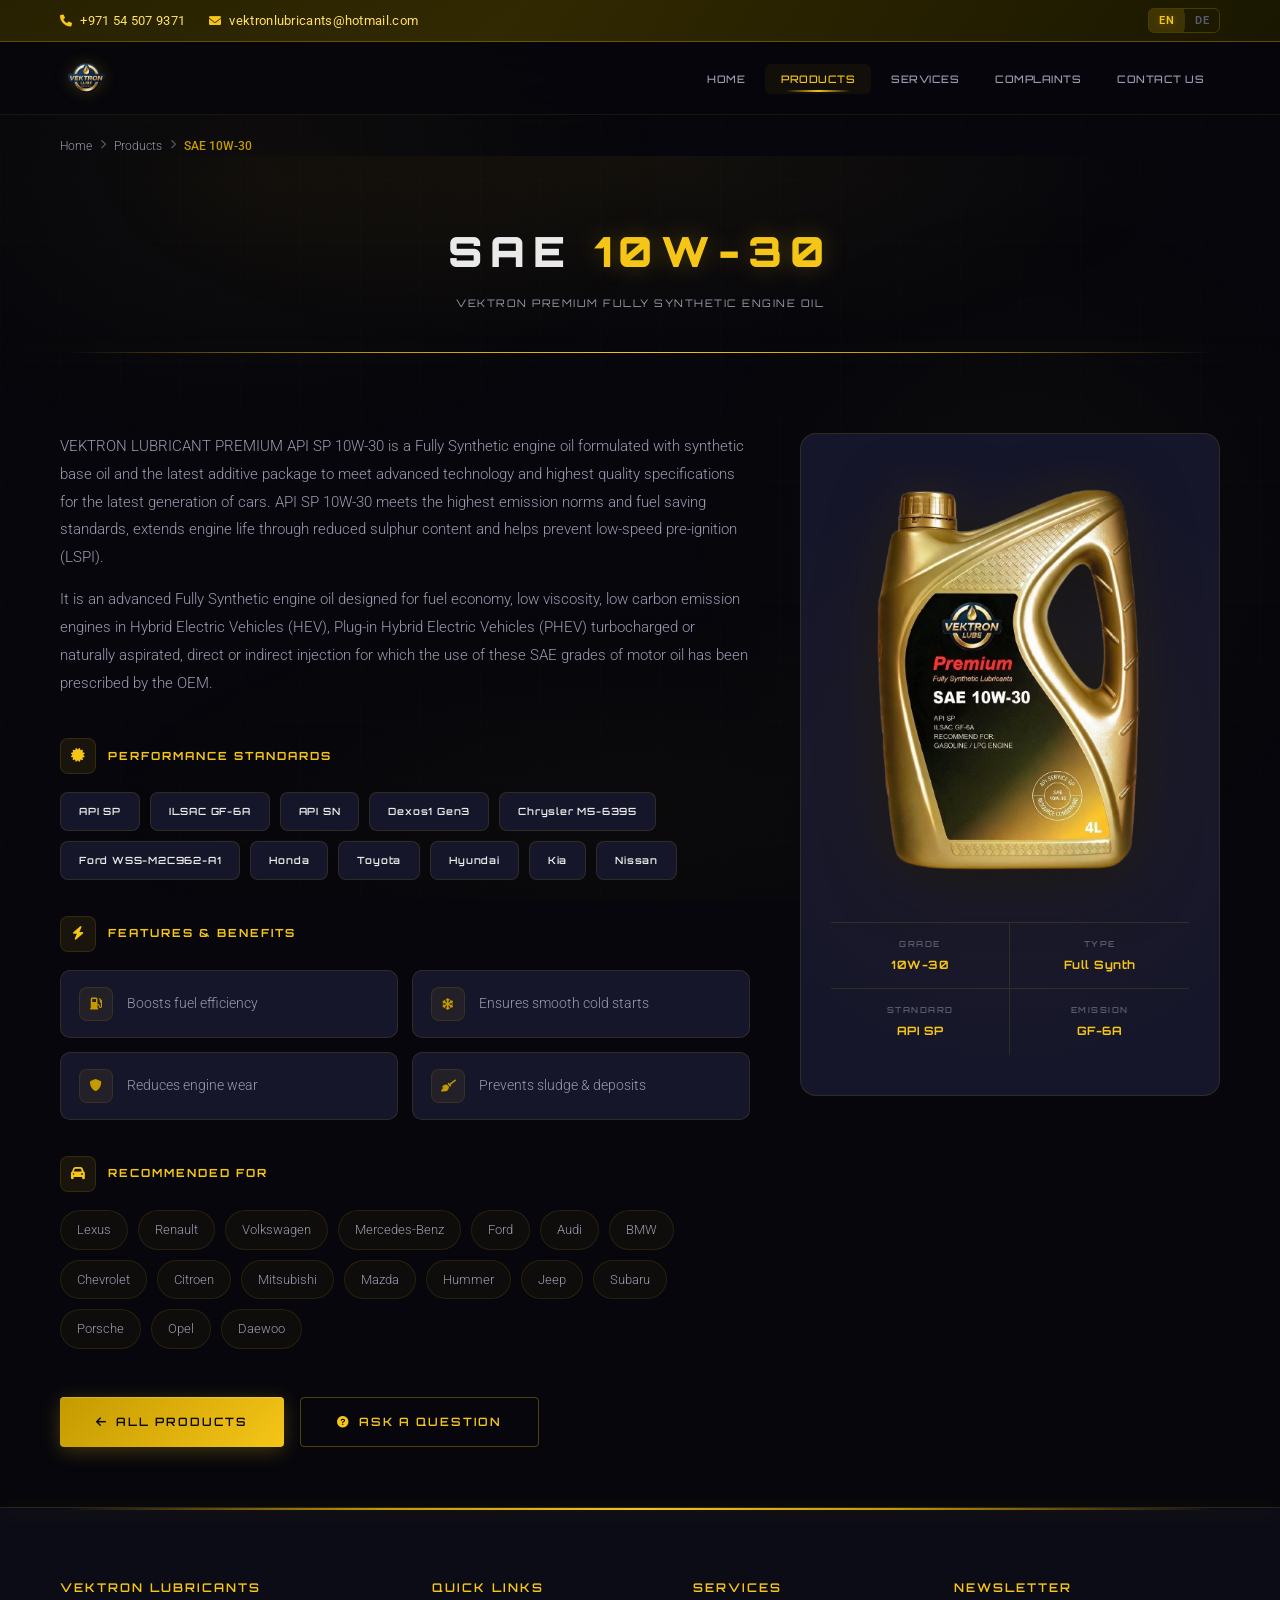
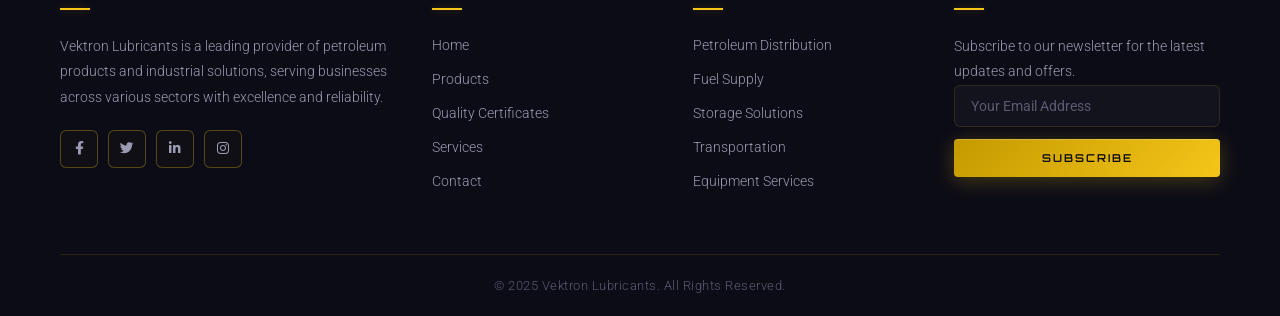
<file: SAE-10W-30.html>
<!DOCTYPE html>
<html lang="en">
<head>
    <meta charset="UTF-8">
    <meta name="viewport" content="width=device-width, initial-scale=1.0">
    <title>Vektron Lubricants - SAE 10W-30</title>
    <link rel="shortcut icon" href="image/transparent-images/Vecktron_Logos-removebg-preview.png" type="image/x-icon">

    <link href="https://fonts.googleapis.com/css2?family=Orbitron:wght@400;500;600;700;800;900&family=Roboto:wght@300;400;500;700&display=swap" rel="stylesheet">
    <link rel="stylesheet" href="https://cdnjs.cloudflare.com/ajax/libs/font-awesome/6.0.0-beta3/css/all.min.css">
    <link rel="stylesheet" href="assets/SAE-10W-30.css">

    <style>
      /* ========== LANGUAGE TOGGLE ========== */
      .lang-toggle {
        display: flex;
        align-items: center;
        gap: 0;
        border-radius: 6px;
        overflow: hidden;
        border: 1px solid rgba(245, 197, 24, 0.2);
        flex-shrink: 0;
        margin-left: 4px;
      }

      .lang-btn {
        background: transparent;
        border: none;
        color: var(--text-muted, #5a5a72);
        padding: 5px 10px;
        font-size: 0.68rem;
        font-weight: 600;
        cursor: pointer;
        transition: all 0.3s ease;
        font-family: var(--font-body, 'Roboto', sans-serif);
        letter-spacing: 0.5px;
      }

      .lang-btn.active {
        background: rgba(245, 197, 24, 0.15);
        color: var(--yellow-bright, #f5c518);
        text-shadow: 0 0 8px rgba(245, 197, 24, 0.3);
      }

      .lang-btn:hover:not(.active) {
        color: var(--text-secondary, #9a9ab0);
        background: rgba(255, 255, 255, 0.03);
      }

      .lang-divider {
        width: 1px;
        height: 16px;
        background: rgba(245, 197, 24, 0.15);
      }

      /* ========== TRANSLATION FADE ========== */
      [data-i18n],
      [data-i18n-html],
      [data-i18n-ph] {
        transition: opacity 0.25s ease;
      }
      [data-i18n].lang-switching,
      [data-i18n-html].lang-switching,
      [data-i18n-ph].lang-switching {
        opacity: 0;
      }
    </style>
</head>
<body>
    <!-- ===== PARTICLES ===== -->
    <div class="particles-container" id="particles"></div>

    <!-- ===== HEADER ===== -->
    <header>
        <div class="header-top">
            <div class="container">
                <div class="header-top-content">
                    <div class="header-contact">
                        <a href="tel:+971545079371"><i class="fas fa-phone"></i> +971 54 507 9371</a>
                        <a href="mailto:vektronlubricants@hotmail.com"><i class="fas fa-envelope"></i> vektronlubricants@hotmail.com</a>
                    </div>
                    

                        <div class="lang-toggle">
                            <button class="lang-btn active" data-lang="en" aria-label="English">EN</button>
                            <div class="lang-divider"></div>
                            <button class="lang-btn" data-lang="de" aria-label="Deutsch">DE</button>
                        </div>
                    </div>
                </div>
            </div>
        </div>
        <div class="header-main" id="headerMain">
            <div class="container">
                <div class="header-content">
                    <div class="logo">
                        <a href="index.html">
                            <img src="image/transparent-images/Vecktron_Logos-removebg-preview.png" style="height: 52px; width: auto;" alt="Vektron Lubricants">
                        </a>
                    </div>
                    <button class="mobile-menu-btn" aria-label="Toggle menu">
                        <i class="fas fa-bars"></i>
                    </button>
                    <nav>
                        <ul>
                            <li><a href="index.html" data-i18n="nav_home">Home</a></li>
                            <li><a href="product.html" class="active" data-i18n="nav_products">Products</a></li>
                            <li><a href="service.html" data-i18n="nav_services">Services</a></li>
                            <li><a href="crg.html" data-i18n="nav_complaints">Complaints</a></li>
                            <li><a href="contact.html" data-i18n="nav_contact_us">Contact Us</a></li>
                        </ul>
                    </nav>
                </div>
            </div>
        </div>
    </header>

    <!-- ===== BREADCRUMB ===== -->
    <div class="breadcrumb">
        <div class="container">
            <div class="breadcrumb-inner">
                <a href="index.html" data-i18n="breadcrumb_home">Home</a>
                <span class="sep"><i class="fas fa-chevron-right"></i></span>
                <a href="product.html" data-i18n="breadcrumb_products">Products</a>
                <span class="sep"><i class="fas fa-chevron-right"></i></span>
                <span class="current" data-i18n="breadcrumb_current">SAE 10W-30</span>
            </div>
        </div>
    </div>

    <!-- ===== PAGE BANNER ===== -->
    <div class="page-banner">
        <div class="container">
            <h1 data-i18n-html="banner_title">SAE <span>10W-30</span></h1>
            <p class="product-subtitle" data-i18n="banner_subtitle">Vektron Premium Fully Synthetic Engine Oil</p>
        </div>
    </div>

    <!-- ===== PRODUCT DETAIL ===== -->
    <section class="product-detail">
        <div class="container">
            <div class="product-layout">

                <!-- Left: Product Information -->
                <div class="product-info">

                    <div class="product-description reveal">
                        <p data-i18n="desc_para1">VEKTRON LUBRICANT PREMIUM API SP 10W-30 is a Fully Synthetic engine oil formulated with synthetic base oil and the latest additive package to meet advanced technology and highest quality specifications for the latest generation of cars. API SP 10W-30 meets the highest emission norms and fuel saving standards, extends engine life through reduced sulphur content and helps prevent low-speed pre-ignition (LSPI).</p>
                        <p style="margin-top: 14px;" data-i18n="desc_para2">It is an advanced Fully Synthetic engine oil designed for fuel economy, low viscosity, low carbon emission engines in Hybrid Electric Vehicles (HEV), Plug-in Hybrid Electric Vehicles (PHEV) turbocharged or naturally aspirated, direct or indirect injection for which the use of these SAE grades of motor oil has been prescribed by the OEM.</p>
                    </div>

                    <!-- Performance Standards -->
                    <div class="data-block reveal reveal-delay-1">
                        <div class="data-block-header">
                            <div class="block-icon"><i class="fas fa-certificate"></i></div>
                            <h3 data-i18n="section_standards">Performance Standards</h3>
                        </div>
                        <div class="spec-badges">
                            <div class="spec-badge"><span>API SP</span></div>
                            <div class="spec-badge"><span>ILSAC GF-6A</span></div>
                            <div class="spec-badge"><span>API SN</span></div>
                            <div class="spec-badge"><span>Dexos1 Gen3</span></div>
                            <div class="spec-badge"><span>Chrysler M5-6395</span></div>
                            <div class="spec-badge"><span>Ford WSS-M2C962-A1</span></div>
                            <div class="spec-badge"><span>Honda</span></div>
                            <div class="spec-badge"><span>Toyota</span></div>
                            <div class="spec-badge"><span>Hyundai</span></div>
                            <div class="spec-badge"><span>Kia</span></div>
                            <div class="spec-badge"><span>Nissan</span></div>
                        </div>
                    </div>

                    <!-- Features & Benefits -->
                    <div class="data-block reveal reveal-delay-2">
                        <div class="data-block-header">
                            <div class="block-icon"><i class="fas fa-bolt"></i></div>
                            <h3 data-i18n="section_features">Features & Benefits</h3>
                        </div>
                        <div class="feature-items">
                            <div class="feature-item">
                                <div class="fi-icon"><i class="fas fa-gas-pump"></i></div>
                                <span class="fi-text" data-i18n="fi_fuel">Boosts fuel efficiency</span>
                            </div>
                            <div class="feature-item">
                                <div class="fi-icon"><i class="fas fa-snowflake"></i></div>
                                <span class="fi-text" data-i18n="fi_cold">Ensures smooth cold starts</span>
                            </div>
                            <div class="feature-item">
                                <div class="fi-icon"><i class="fas fa-shield-alt"></i></div>
                                <span class="fi-text" data-i18n="fi_wear">Reduces engine wear</span>
                            </div>
                            <div class="feature-item">
                                <div class="fi-icon"><i class="fas fa-broom"></i></div>
                                <span class="fi-text" data-i18n="fi_sludge">Prevents sludge & deposits</span>
                            </div>
                        </div>
                    </div>

                    <!-- Recommended Vehicles -->
                    <div class="data-block reveal reveal-delay-3">
                        <div class="data-block-header">
                            <div class="block-icon"><i class="fas fa-car"></i></div>
                            <h3 data-i18n="section_recommended">Recommended For</h3>
                        </div>
                        <div class="vehicle-tags">
                            <span class="vehicle-tag">Lexus</span>
                            <span class="vehicle-tag">Renault</span>
                            <span class="vehicle-tag">Volkswagen</span>
                            <span class="vehicle-tag">Mercedes-Benz</span>
                            <span class="vehicle-tag">Ford</span>
                            <span class="vehicle-tag">Audi</span>
                            <span class="vehicle-tag">BMW</span>
                            <span class="vehicle-tag">Chevrolet</span>
                            <span class="vehicle-tag">Citroen</span>
                            <span class="vehicle-tag">Mitsubishi</span>
                            <span class="vehicle-tag">Mazda</span>
                            <span class="vehicle-tag">Hummer</span>
                            <span class="vehicle-tag">Jeep</span>
                            <span class="vehicle-tag">Subaru</span>
                            <span class="vehicle-tag">Porsche</span>
                            <span class="vehicle-tag">Opel</span>
                            <span class="vehicle-tag">Daewoo</span>
                        </div>
                    </div>

                    <!-- Actions -->
                    <div class="product-actions reveal reveal-delay-4">
                        <a href="product.html" class="btn" data-i18n-html="action_all_products">
                            <i class="fas fa-arrow-left"></i> All Products
                        </a>
                        <a href="contact.html" class="btn-ghost btn" data-i18n-html="action_ask_question">
                            <i class="fas fa-question-circle"></i> Ask a Question
                        </a>
                    </div>
                </div>

                <!-- Right: Product Image -->
                <div class="product-image-section reveal">
                    <div class="product-image-wrapper">
                        <img src="image/transparent-images/10W-30-new.png" alt="SAE 10W-30 Product">

                        <div class="product-quick-specs">
                            <div class="quick-spec">
                                <div class="qs-label" data-i18n="qs_grade_label">Grade</div>
                                <div class="qs-value">10W-30</div>
                            </div>
                            <div class="quick-spec">
                                <div class="qs-label" data-i18n="qs_type_label">Type</div>
                                <div class="qs-value" data-i18n="qs_type_value">Full Synth</div>
                            </div>
                            <div class="quick-spec">
                                <div class="qs-label" data-i18n="qs_std_label">Standard</div>
                                <div class="qs-value">API SP</div>
                            </div>
                            <div class="quick-spec">
                                <div class="qs-label" data-i18n="qs_emi_label">Emission</div>
                                <div class="qs-value">GF-6A</div>
                            </div>
                        </div>
                    </div>
                </div>

            </div>
        </div>
    </section>

    <!-- ===== FOOTER ===== -->
    <footer>
        <div class="container">
            <div class="footer-content">
                <div class="footer-widget">
                    <h3 data-i18n="footer_about">Vektron Lubricants</h3>
                    <p data-i18n="footer_about_text">Vektron Lubricants is a leading provider of petroleum products and industrial solutions, serving businesses across various sectors with excellence and reliability.</p>
                    <div class="social-links">
                        <a href="#" aria-label="Facebook"><i class="fab fa-facebook-f"></i></a>
                        <a href="#" aria-label="Twitter"><i class="fab fa-twitter"></i></a>
                        <a href="#" aria-label="LinkedIn"><i class="fab fa-linkedin-in"></i></a>
                        <a href="#" aria-label="Instagram"><i class="fab fa-instagram"></i></a>
                    </div>
                </div>
                <div class="footer-widget">
                    <h3 data-i18n="footer_quick_links">Quick Links</h3>
                    <ul class="footer-links">
                        <li><a href="index.html" data-i18n="nav_home">Home</a></li>
                        <li><a href="product.html" data-i18n="nav_products">Products</a></li>
                        <li><a href="quality.html" data-i18n="nav_quality">Quality Certificates</a></li>
                        <li><a href="service.html" data-i18n="nav_services">Services</a></li>
                        <li><a href="contact.html" data-i18n="nav_contact">Contact</a></li>
                    </ul>
                </div>
                <div class="footer-widget">
                    <h3 data-i18n="nav_services">Services</h3>
                    <ul class="footer-links">
                        <li><a href="#" data-i18n="srv1_title">Petroleum Distribution</a></li>
                        <li><a href="#" data-i18n="srv2_title">Fuel Supply</a></li>
                        <li><a href="#" data-i18n="srv3_title">Storage Solutions</a></li>
                        <li><a href="#" data-i18n="srv4_title">Transportation</a></li>
                        <li><a href="#" data-i18n="srv5_title">Equipment Services</a></li>
                    </ul>
                </div>
                <div class="footer-widget">
                    <h3 data-i18n="footer_newsletter">Newsletter</h3>
                    <p data-i18n="footer_newsletter_text">Subscribe to our newsletter for the latest updates and offers.</p>
                    <form id="newsletterForm">
                        <div class="form-group">
                            <input type="email" data-i18n-ph="ph_email" placeholder="Your Email Address" required>
                        </div>
                        <button type="submit" class="btn" data-i18n="btn_subscribe">Subscribe</button>
                    </form>
                </div>
            </div>
            <div class="footer-bottom">
                <p data-i18n="footer_copyright">&copy; 2025 Vektron Lubricants. All Rights Reserved.</p>
            </div>
        </div>
    </footer>

    <script>
      // ============================================
      // TRANSLATIONS
      // ============================================
      const translations = {
        en: {
          nav_home: "Home",
          nav_products: "Products",
          nav_services: "Services",
          nav_complaints: "Complaints",
          nav_contact_us: "Contact Us",
          nav_contact: "Contact",
          nav_quality: "Quality Certificates",
          breadcrumb_home: "Home",
          breadcrumb_products: "Products",
          breadcrumb_current: "SAE 10W-30",
          banner_title: 'SAE <span>10W-30</span>',
          banner_subtitle: "Vektron Premium Fully Synthetic Engine Oil",
          desc_para1: "VEKTRON LUBRICANT PREMIUM API SP 10W-30 is a Fully Synthetic engine oil formulated with synthetic base oil and the latest additive package to meet advanced technology and highest quality specifications for the latest generation of cars. API SP 10W-30 meets the highest emission norms and fuel saving standards, extends engine life through reduced sulphur content and helps prevent low-speed pre-ignition (LSPI).",
          desc_para2: "It is an advanced Fully Synthetic engine oil designed for fuel economy, low viscosity, low carbon emission engines in Hybrid Electric Vehicles (HEV), Plug-in Hybrid Electric Vehicles (PHEV) turbocharged or naturally aspirated, direct or indirect injection for which the use of these SAE grades of motor oil has been prescribed by the OEM.",
          section_standards: "Performance Standards",
          section_features: "Features & Benefits",
          fi_fuel: "Boosts fuel efficiency",
          fi_cold: "Ensures smooth cold starts",
          fi_wear: "Reduces engine wear",
          fi_sludge: "Prevents sludge & deposits",
          section_recommended: "Recommended For",
          action_all_products: '<i class="fas fa-arrow-left"></i> All Products',
          action_ask_question: '<i class="fas fa-question-circle"></i> Ask a Question',
          qs_grade_label: "Grade",
          qs_type_label: "Type",
          qs_type_value: "Full Synth",
          qs_std_label: "Standard",
          qs_emi_label: "Emission",
          footer_about: "Vektron Lubricants",
          footer_about_text: "Vektron Lubricants is a leading provider of petroleum products and industrial solutions, serving businesses across various sectors with excellence and reliability.",
          footer_quick_links: "Quick Links",
          srv1_title: "Petroleum Distribution",
          srv2_title: "Fuel Supply",
          srv3_title: "Storage Solutions",
          srv4_title: "Transportation",
          srv5_title: "Equipment Services",
          footer_newsletter: "Newsletter",
          footer_newsletter_text: "Subscribe to our newsletter for the latest updates and offers.",
          ph_email: "Your Email Address",
          btn_subscribe: "Subscribe",
          footer_copyright: "\u00A9 2025 Vektron Lubricants. All Rights Reserved."
        },
        de: {
          nav_home: "Startseite",
          nav_products: "Produkte",
          nav_services: "Dienstleistungen",
          nav_complaints: "Beschwerden",
          nav_contact_us: "Kontaktieren Sie uns",
          nav_contact: "Kontakt",
          nav_quality: "Qualit\u00E4tszertifikate",
          breadcrumb_home: "Startseite",
          breadcrumb_products: "Produkte",
          breadcrumb_current: "SAE 10W-30",
          banner_title: 'SAE <span>10W-30</span>',
          banner_subtitle: "Vektron Premium Vollsynthetisches Motor\u00F6l",
          desc_para1: "VEKTRON LUBRICANT PREMIUM API SP 10W-30 ist ein vollsynthetisches Motor\u00F6l, das auf Basis von synthetischen Grund\u00F6len und dem neuesten Additivpaket formuliert wurde, um den fortschrittlichsten Technologien und h\u00F6chsten Qualit\u00E4tsspezifikationen der neuesten Fahrzeuggeneration gerecht zu werden. API SP 10W-30 erf\u00FCllt die strengsten Emissionsnormen und Kraftstoffeinsparstandards, verl\u00E4ngert die Motorlebensdauer durch reduzierten Schwefelgehalt und hilft, Vorentz\u00FCndungen bei niedrigen Drehzahlen (LSPI) zu vermeiden.",
          desc_para2: "Es ist ein fortschrittliches vollsynthetisches Motor\u00F6l, das f\u00FCr Kraftstoffeffizienz, niedrige Viskosit\u00E4t und Motoren mit niedrigen Kohlenstoffemissionen in Hybrid-Elektrofahrzeugen (HEV), Plug-in-Hybrid-Elektrofahrzeugen (PHEV), aufgeladenen oder saugenden Motoren mit Direkt- oder Indirekteinspritzung entwickelt wurde, f\u00FCr die der OEM die Verwendung dieser SAE-Viskosit\u00E4tsklassen vorschreibt.",
          section_standards: "Leistungsstandards",
          section_features: "Eigenschaften & Vorteile",
          fi_fuel: "Verbessert die Kraftstoffeffizienz",
          fi_cold: "Gew\u00E4hrleistet reibungslose Kaltstarts",
          fi_wear: "Reduziert den Motorenverschlei\u00DF",
          fi_sludge: "Verhindert Schlamm & Ablagerungen",
          section_recommended: "Empfohlen f\u00FCr",
          action_all_products: '<i class="fas fa-arrow-left"></i> Alle Produkte',
          action_ask_question: '<i class="fas fa-question-circle"></i> Eine Frage stellen',
          qs_grade_label: "Viskosit\u00E4t",
          qs_type_label: "Typ",
          qs_type_value: "Vollsynth.",
          qs_std_label: "Norm",
          qs_emi_label: "Emission",
          footer_about: "Vektron Schmierstoffe",
          footer_about_text: "Vektron Schmierstoffe ist ein f\u00FChrender Anbieter von Erd\u00F6lprodukten und industriellen L\u00F6sungen, der Unternehmen in verschiedenen Branchen mit Exzellenz und Zuverl\u00E4ssigkeit bedient.",
          footer_quick_links: "Schnelllinks",
          srv1_title: "Erd\u00F6lverteilung",
          srv2_title: "Kraftstoffversorgung",
          srv3_title: "Lagerl\u00F6sungen",
          srv4_title: "Transport",
          srv5_title: "Ausr\u00FCstungsservice",
          footer_newsletter: "Newsletter",
          footer_newsletter_text: "Abonnieren Sie unseren Newsletter f\u00FCr die neuesten Updates und Angebote.",
          ph_email: "Ihre E-Mail-Adresse",
          btn_subscribe: "Abonnieren",
          footer_copyright: "\u00A9 2025 Vektron Schmierstoffe. Alle Rechte vorbehalten."
        }
      };

      let currentLang = 'en';

      function applyLanguage(lang) {
        const t = translations[lang];
        if (!t) return;

        const textEls = document.querySelectorAll('[data-i18n]');
        const htmlEls = document.querySelectorAll('[data-i18n-html]');
        const phEls = document.querySelectorAll('[data-i18n-ph]');
        const allEls = [...textEls, ...htmlEls, ...phEls];

        allEls.forEach(el => el.classList.add('lang-switching'));

        setTimeout(() => {
          textEls.forEach(el => {
            const key = el.getAttribute('data-i18n');
            if (t[key] !== undefined) el.textContent = t[key];
          });

          htmlEls.forEach(el => {
            const key = el.getAttribute('data-i18n-html');
            if (t[key] !== undefined) el.innerHTML = t[key];
          });

          phEls.forEach(el => {
            const key = el.getAttribute('data-i18n-ph');
            if (t[key] !== undefined) el.placeholder = t[key];
          });

          document.documentElement.lang = lang;

          allEls.forEach(el => el.classList.remove('lang-switching'));
        }, 250);
      }

      document.querySelectorAll('.lang-btn').forEach(btn => {
        btn.addEventListener('click', () => {
          const lang = btn.getAttribute('data-lang');
          if (lang === currentLang) return;

          document.querySelectorAll('.lang-btn').forEach(b => b.classList.remove('active'));
          btn.classList.add('active');

          currentLang = lang;
          applyLanguage(lang);
        });
      });

      // ========== PARTICLES ==========
      (function createParticles() {
        const container = document.getElementById('particles');
        if (!container) return;
        for (let i = 0; i < 30; i++) {
          const p = document.createElement('div');
          p.classList.add('particle');
          p.style.left = Math.random() * 100 + '%';
          p.style.animationDuration = (8 + Math.random() * 12) + 's';
          p.style.animationDelay = (Math.random() * 10) + 's';
          p.style.width = p.style.height = (1 + Math.random() * 2.5) + 'px';
          container.appendChild(p);
        }
      })();

      // ========== HEADER SCROLL ==========
      const headerMain = document.getElementById('headerMain');
      window.addEventListener('scroll', () => {
        headerMain.classList.toggle('scrolled', window.scrollY > 50);
      });

      // ========== SCROLL REVEAL ==========
      const revealElements = document.querySelectorAll('.reveal');
      const revealObserver = new IntersectionObserver((entries) => {
        entries.forEach(entry => {
          if (entry.isIntersecting) entry.target.classList.add('visible');
        });
      }, { threshold: 0.1, rootMargin: '0px 0px -40px 0px' });
      revealElements.forEach(el => revealObserver.observe(el));

      // ========== MOBILE MENU ==========
      const mobileMenuBtn = document.querySelector('.mobile-menu-btn');
      const nav = document.querySelector('nav');

      mobileMenuBtn.addEventListener('click', () => {
        nav.classList.toggle('active');
        const icon = mobileMenuBtn.querySelector('i');
        icon.classList.toggle('fa-bars');
        icon.classList.toggle('fa-times');
      });

      document.querySelectorAll('nav ul li a').forEach(link => {
        link.addEventListener('click', () => {
          nav.classList.remove('active');
          const icon = mobileMenuBtn.querySelector('i');
          icon.classList.add('fa-bars');
          icon.classList.remove('fa-times');
        });
      });

      // ========== TOAST ==========
      function showToast(message) {
        const existing = document.querySelector('.toast');
        if (existing) existing.remove();

        const toast = document.createElement('div');
        toast.className = 'toast';
        toast.innerHTML = `
          <button class="toast-close" onclick="this.parentElement.remove()"><i class="fas fa-times"></i></button>
          <span>${message}</span>
        `;
        document.body.appendChild(toast);

        requestAnimationFrame(() => {
          requestAnimationFrame(() => toast.classList.add('show'));
        });

        setTimeout(() => {
          toast.classList.remove('show');
          setTimeout(() => toast.remove(), 400);
        }, 4000);
      }

      // ========== NEWSLETTER ==========
      const newsletterForm = document.getElementById('newsletterForm');
      newsletterForm.addEventListener('submit', (e) => {
        e.preventDefault();
        const email = newsletterForm.querySelector('input[type="email"]').value.trim();
        if (!email) {
          const errMsg = currentLang === 'de'
            ? '<i class="fas fa-exclamation-circle" style="color:var(--yellow-bright);margin-right:8px;"></i> Bitte geben Sie eine g\u00FCltige E-Mail-Adresse ein.'
            : '<i class="fas fa-exclamation-circle" style="color:var(--yellow-bright);margin-right:8px;"></i> Please enter a valid email address.';
          showToast(errMsg);
          return;
        }
        const successMsg = currentLang === 'de'
          ? `<i class="fas fa-check-circle" style="color:var(--yellow-bright);margin-right:8px;"></i> Erfolgreich abonniert mit ${email}!`
          : `<i class="fas fa-check-circle" style="color:var(--yellow-bright);margin-right:8px;"></i> Subscribed successfully with ${email}!`;
        showToast(successMsg);
        newsletterForm.reset();
      });
    </script>
</body>
</html>
</file>
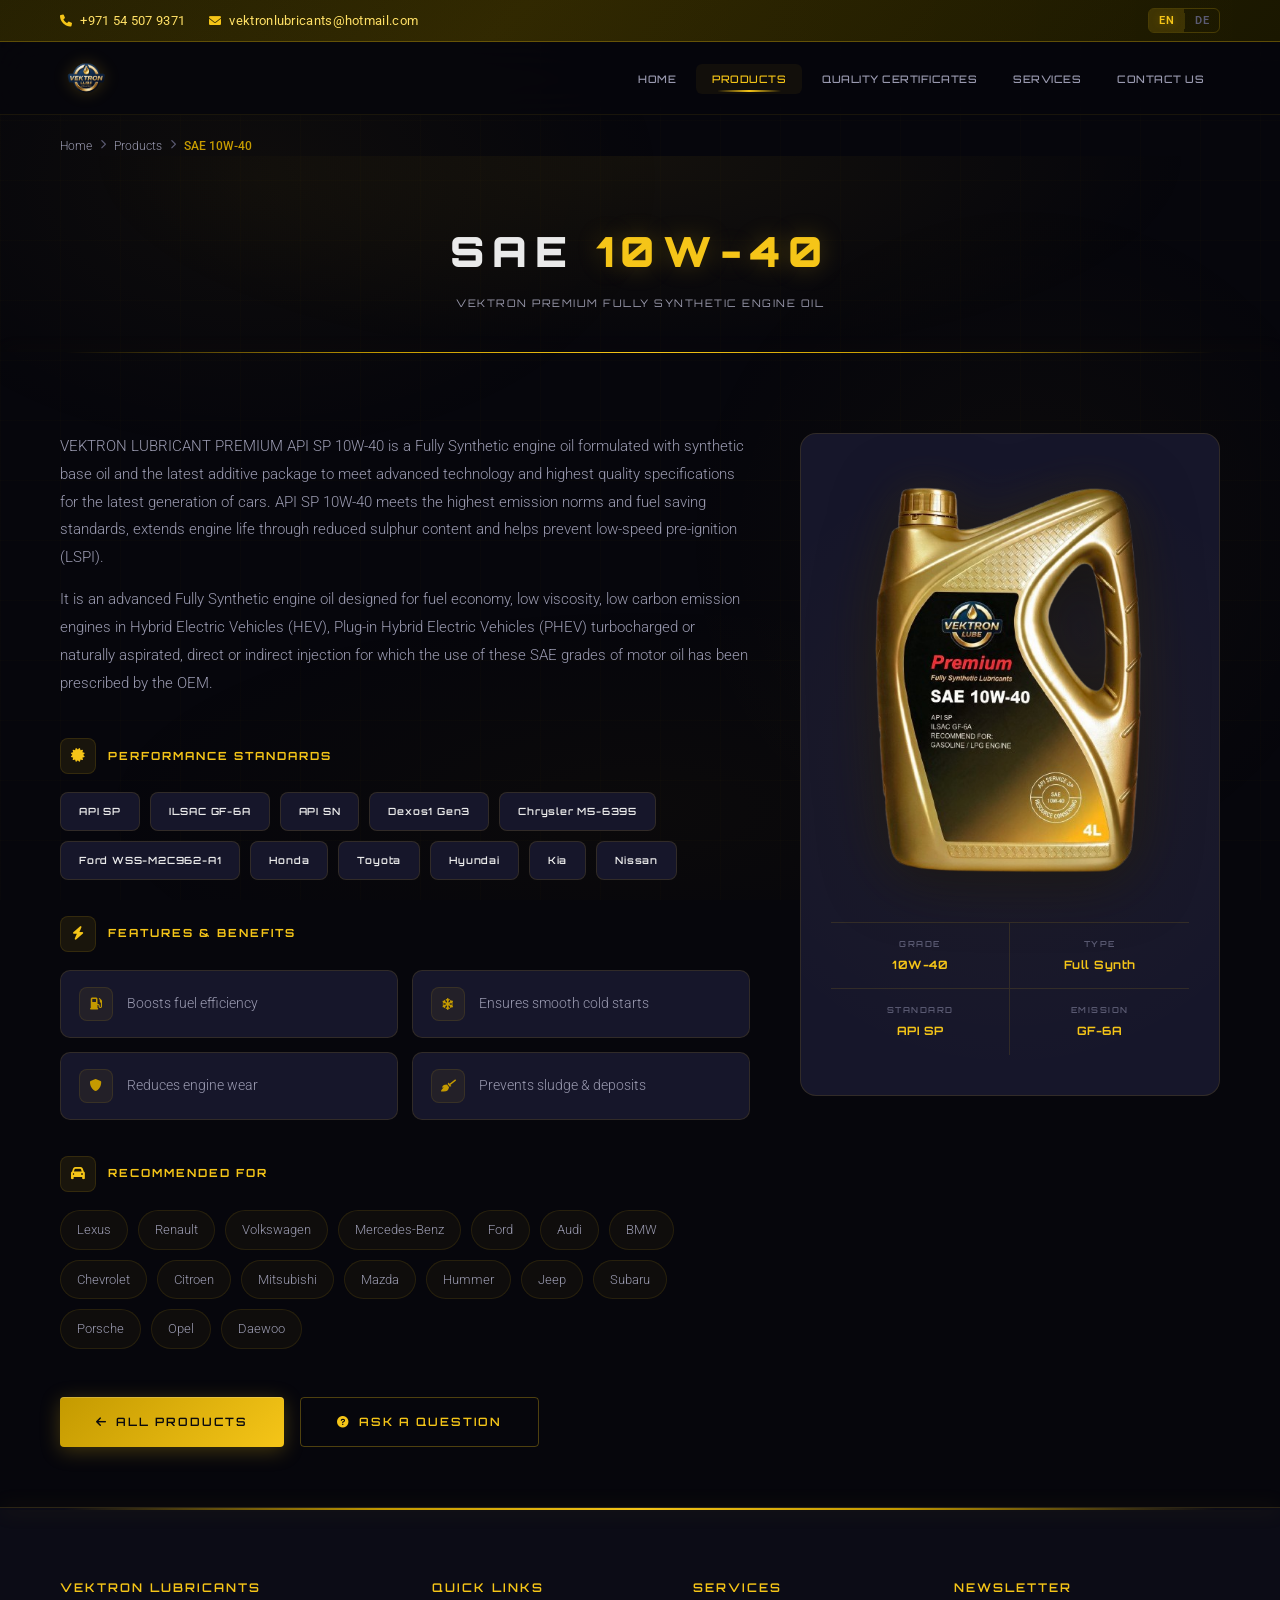
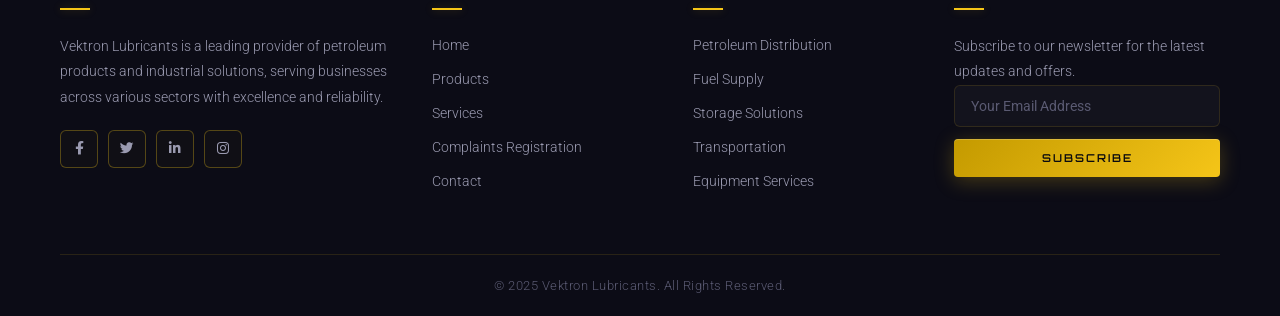
<file: SAE-10W-40.html>
<!DOCTYPE html>
<html lang="en">
<head>
    <meta charset="UTF-8">
    <meta name="viewport" content="width=device-width, initial-scale=1.0">
    <title>Vektron Lubricants - SAE 10W-40</title>
    <link rel="shortcut icon" href="image/transparent-images/Vecktron_Logos-removebg-preview.png" type="image/x-icon">

    <link href="https://fonts.googleapis.com/css2?family=Orbitron:wght@400;500;600;700;800;900&family=Roboto:wght@300;400;500;700&display=swap" rel="stylesheet">
    <link rel="stylesheet" href="https://cdnjs.cloudflare.com/ajax/libs/font-awesome/6.0.0-beta3/css/all.min.css">
    <link rel="stylesheet" href="assets/SAE-10W-40.css">

    <style>
      /* ========== LANGUAGE TOGGLE ========== */
      .lang-toggle {
        display: flex;
        align-items: center;
        gap: 0;
        border-radius: 6px;
        overflow: hidden;
        border: 1px solid rgba(245, 197, 24, 0.2);
        flex-shrink: 0;
        margin-left: 4px;
      }

      .lang-btn {
        background: transparent;
        border: none;
        color: var(--text-muted, #5a5a72);
        padding: 5px 10px;
        font-size: 0.68rem;
        font-weight: 600;
        cursor: pointer;
        transition: all 0.3s ease;
        font-family: var(--font-body, 'Roboto', sans-serif);
        letter-spacing: 0.5px;
      }

      .lang-btn.active {
        background: rgba(245, 197, 24, 0.15);
        color: var(--yellow-bright, #f5c518);
        text-shadow: 0 0 8px rgba(245, 197, 24, 0.3);
      }

      .lang-btn:hover:not(.active) {
        color: var(--text-secondary, #9a9ab0);
        background: rgba(255, 255, 255, 0.03);
      }

      .lang-divider {
        width: 1px;
        height: 16px;
        background: rgba(245, 197, 24, 0.15);
      }

      /* ========== TRANSLATION FADE ========== */
      [data-i18n],
      [data-i18n-html],
      [data-i18n-ph] {
        transition: opacity 0.25s ease;
      }
      [data-i18n].lang-switching,
      [data-i18n-html].lang-switching,
      [data-i18n-ph].lang-switching {
        opacity: 0;
      }
    </style>
</head>
<body>
    <!-- ===== PARTICLES ===== -->
    <div class="particles-container" id="particles"></div>

    <!-- ===== HEADER ===== -->
    <header>
        <div class="header-top">
            <div class="container">
                <div class="header-top-content">
                    <div class="header-contact">
                        <a href="tel:+971545079371"><i class="fas fa-phone"></i> +971 54 507 9371</a>
                        <a href="mailto:vektronlubricants@hotmail.com"><i class="fas fa-envelope"></i> vektronlubricants@hotmail.com</a>
                    </div>
                    

                        <div class="lang-toggle">
                            <button class="lang-btn active" data-lang="en" aria-label="English">EN</button>
                            <div class="lang-divider"></div>
                            <button class="lang-btn" data-lang="de" aria-label="Deutsch">DE</button>
                        </div>
                    </div>
                </div>
            </div>
        </div>
        <div class="header-main" id="headerMain">
            <div class="container">
                <div class="header-content">
                    <div class="logo">
                        <a href="index.html">
                            <img src="image/transparent-images/Vecktron_Logos-removebg-preview.png" style="height: 52px; width: auto;" alt="Vektron Lubricants">
                        </a>
                    </div>
                    <button class="mobile-menu-btn" aria-label="Toggle menu">
                        <i class="fas fa-bars"></i>
                    </button>
                    <nav>
                        <ul>
                            <li><a href="index.html" data-i18n="nav_home">Home</a></li>
                            <li><a href="product.html" class="active" data-i18n="nav_products">Products</a></li>
                            <li><a href="quality.html" data-i18n="nav_quality">Quality Certificates</a></li>
                            <li><a href="service.html" data-i18n="nav_services">Services</a></li>
                            <li><a href="contact.html" data-i18n="nav_contact_us">Contact Us</a></li>
                        </ul>
                    </nav>
                </div>
            </div>
        </div>
    </header>

    <!-- ===== BREADCRUMB ===== -->
    <div class="breadcrumb">
        <div class="container">
            <div class="breadcrumb-inner">
                <a href="index.html" data-i18n="breadcrumb_home">Home</a>
                <span class="sep"><i class="fas fa-chevron-right"></i></span>
                <a href="product.html" data-i18n="breadcrumb_products">Products</a>
                <span class="sep"><i class="fas fa-chevron-right"></i></span>
                <span class="current" data-i18n="breadcrumb_current">SAE 10W-40</span>
            </div>
        </div>
    </div>

    <!-- ===== PAGE BANNER ===== -->
    <div class="page-banner">
        <div class="container">
            <h1 data-i18n-html="banner_title">SAE <span>10W-40</span></h1>
            <p class="product-subtitle" data-i18n="banner_subtitle">Vektron Premium Fully Synthetic Engine Oil</p>
        </div>
    </div>

    <!-- ===== PRODUCT DETAIL ===== -->
    <section class="product-detail">
        <div class="container">
            <div class="product-layout">

                <!-- Left: Product Information -->
                <div class="product-info">

                    <div class="product-description reveal">
                        <p data-i18n="desc_para1">VEKTRON LUBRICANT PREMIUM API SP 10W-40 is a Fully Synthetic engine oil formulated with synthetic base oil and the latest additive package to meet advanced technology and highest quality specifications for the latest generation of cars. API SP 10W-40 meets the highest emission norms and fuel saving standards, extends engine life through reduced sulphur content and helps prevent low-speed pre-ignition (LSPI).</p>
                        <p style="margin-top: 14px;" data-i18n="desc_para2">It is an advanced Fully Synthetic engine oil designed for fuel economy, low viscosity, low carbon emission engines in Hybrid Electric Vehicles (HEV), Plug-in Hybrid Electric Vehicles (PHEV) turbocharged or naturally aspirated, direct or indirect injection for which the use of these SAE grades of motor oil has been prescribed by the OEM.</p>
                    </div>

                    <!-- Performance Standards -->
                    <div class="data-block reveal reveal-delay-1">
                        <div class="data-block-header">
                            <div class="block-icon"><i class="fas fa-certificate"></i></div>
                            <h3 data-i18n="section_standards">Performance Standards</h3>
                        </div>
                        <div class="spec-badges">
                            <div class="spec-badge"><span>API SP</span></div>
                            <div class="spec-badge"><span>ILSAC GF-6A</span></div>
                            <div class="spec-badge"><span>API SN</span></div>
                            <div class="spec-badge"><span>Dexos1 Gen3</span></div>
                            <div class="spec-badge"><span>Chrysler M5-6395</span></div>
                            <div class="spec-badge"><span>Ford WSS-M2C962-A1</span></div>
                            <div class="spec-badge"><span>Honda</span></div>
                            <div class="spec-badge"><span>Toyota</span></div>
                            <div class="spec-badge"><span>Hyundai</span></div>
                            <div class="spec-badge"><span>Kia</span></div>
                            <div class="spec-badge"><span>Nissan</span></div>
                        </div>
                    </div>

                    <!-- Features & Benefits -->
                    <div class="data-block reveal reveal-delay-2">
                        <div class="data-block-header">
                            <div class="block-icon"><i class="fas fa-bolt"></i></div>
                            <h3 data-i18n="section_features">Features & Benefits</h3>
                        </div>
                        <div class="feature-items">
                            <div class="feature-item">
                                <div class="fi-icon"><i class="fas fa-gas-pump"></i></div>
                                <span class="fi-text" data-i18n="fi_fuel">Boosts fuel efficiency</span>
                            </div>
                            <div class="feature-item">
                                <div class="fi-icon"><i class="fas fa-snowflake"></i></div>
                                <span class="fi-text" data-i18n="fi_cold">Ensures smooth cold starts</span>
                            </div>
                            <div class="feature-item">
                                <div class="fi-icon"><i class="fas fa-shield-alt"></i></div>
                                <span class="fi-text" data-i18n="fi_wear">Reduces engine wear</span>
                            </div>
                            <div class="feature-item">
                                <div class="fi-icon"><i class="fas fa-broom"></i></div>
                                <span class="fi-text" data-i18n="fi_sludge">Prevents sludge & deposits</span>
                            </div>
                        </div>
                    </div>

                    <!-- Recommended Vehicles -->
                    <div class="data-block reveal reveal-delay-3">
                        <div class="data-block-header">
                            <div class="block-icon"><i class="fas fa-car"></i></div>
                            <h3 data-i18n="section_recommended">Recommended For</h3>
                        </div>
                        <div class="vehicle-tags">
                            <span class="vehicle-tag">Lexus</span>
                            <span class="vehicle-tag">Renault</span>
                            <span class="vehicle-tag">Volkswagen</span>
                            <span class="vehicle-tag">Mercedes-Benz</span>
                            <span class="vehicle-tag">Ford</span>
                            <span class="vehicle-tag">Audi</span>
                            <span class="vehicle-tag">BMW</span>
                            <span class="vehicle-tag">Chevrolet</span>
                            <span class="vehicle-tag">Citroen</span>
                            <span class="vehicle-tag">Mitsubishi</span>
                            <span class="vehicle-tag">Mazda</span>
                            <span class="vehicle-tag">Hummer</span>
                            <span class="vehicle-tag">Jeep</span>
                            <span class="vehicle-tag">Subaru</span>
                            <span class="vehicle-tag">Porsche</span>
                            <span class="vehicle-tag">Opel</span>
                            <span class="vehicle-tag">Daewoo</span>
                        </div>
                    </div>

                    <!-- Actions -->
                    <div class="product-actions reveal reveal-delay-4">
                        <a href="product.html" class="btn" data-i18n-html="action_all_products">
                            <i class="fas fa-arrow-left"></i> All Products
                        </a>
                        <a href="contact.html" class="btn-ghost btn" data-i18n-html="action_ask_question">
                            <i class="fas fa-question-circle"></i> Ask a Question
                        </a>
                    </div>
                </div>

                <!-- Right: Product Image -->
                <div class="product-image-section reveal">
                    <div class="product-image-wrapper">
                        <img src="image/transparent-images/10W-40-new.png" alt="SAE 10W-40 Product">

                        <div class="product-quick-specs">
                            <div class="quick-spec">
                                <div class="qs-label" data-i18n="qs_grade_label">Grade</div>
                                <div class="qs-value">10W-40</div>
                            </div>
                            <div class="quick-spec">
                                <div class="qs-label" data-i18n="qs_type_label">Type</div>
                                <div class="qs-value" data-i18n="qs_type_value">Full Synth</div>
                            </div>
                            <div class="quick-spec">
                                <div class="qs-label" data-i18n="qs_std_label">Standard</div>
                                <div class="qs-value">API SP</div>
                            </div>
                            <div class="quick-spec">
                                <div class="qs-label" data-i18n="qs_emi_label">Emission</div>
                                <div class="qs-value">GF-6A</div>
                            </div>
                        </div>
                    </div>
                </div>

            </div>
        </div>
    </section>

    <!-- ===== FOOTER ===== -->
    <footer>
        <div class="container">
            <div class="footer-content">
                <div class="footer-widget">
                    <h3 data-i18n="footer_about">Vektron Lubricants</h3>
                    <p data-i18n="footer_about_text">Vektron Lubricants is a leading provider of petroleum products and industrial solutions, serving businesses across various sectors with excellence and reliability.</p>
                    <div class="social-links">
                        <a href="#" aria-label="Facebook"><i class="fab fa-facebook-f"></i></a>
                        <a href="#" aria-label="Twitter"><i class="fab fa-twitter"></i></a>
                        <a href="#" aria-label="LinkedIn"><i class="fab fa-linkedin-in"></i></a>
                        <a href="#" aria-label="Instagram"><i class="fab fa-instagram"></i></a>
                    </div>
                </div>
                <div class="footer-widget">
                    <h3 data-i18n="footer_quick_links">Quick Links</h3>
                    <ul class="footer-links">
                        <li><a href="index.html" data-i18n="nav_home">Home</a></li>
                        <li><a href="product.html" data-i18n="nav_products">Products</a></li>
                        <li><a href="service.html" data-i18n="nav_services">Services</a></li>
                        <li><a href="crg.html" data-i18n="footer_complaints">Complaints Registration</a></li>
                        <li><a href="contact.html" data-i18n="nav_contact">Contact</a></li>
                    </ul>
                </div>
                <div class="footer-widget">
                    <h3 data-i18n="nav_services">Services</h3>
                    <ul class="footer-links">
                        <li><a href="#" data-i18n="srv1_title">Petroleum Distribution</a></li>
                        <li><a href="#" data-i18n="srv2_title">Fuel Supply</a></li>
                        <li><a href="#" data-i18n="srv3_title">Storage Solutions</a></li>
                        <li><a href="#" data-i18n="srv4_title">Transportation</a></li>
                        <li><a href="#" data-i18n="srv5_title">Equipment Services</a></li>
                    </ul>
                </div>
                <div class="footer-widget">
                    <h3 data-i18n="footer_newsletter">Newsletter</h3>
                    <p data-i18n="footer_newsletter_text">Subscribe to our newsletter for the latest updates and offers.</p>
                    <form id="newsletterForm">
                        <div class="form-group">
                            <input type="email" data-i18n-ph="ph_email" placeholder="Your Email Address" required>
                        </div>
                        <button type="submit" class="btn" data-i18n="btn_subscribe">Subscribe</button>
                    </form>
                </div>
            </div>
            <div class="footer-bottom">
                <p data-i18n="footer_copyright">&copy; 2025 Vektron Lubricants. All Rights Reserved.</p>
            </div>
        </div>
    </footer>

    <script>
      // ============================================
      // TRANSLATIONS
      // ============================================
      const translations = {
        en: {
          nav_home: "Home",
          nav_products: "Products",
          nav_quality: "Quality Certificates",
          nav_services: "Services",
          nav_contact_us: "Contact Us",
          nav_contact: "Contact",
          breadcrumb_home: "Home",
          breadcrumb_products: "Products",
          breadcrumb_current: "SAE 10W-40",
          banner_title: 'SAE <span>10W-40</span>',
          banner_subtitle: "Vektron Premium Fully Synthetic Engine Oil",
          desc_para1: "VEKTRON LUBRICANT PREMIUM API SP 10W-40 is a Fully Synthetic engine oil formulated with synthetic base oil and the latest additive package to meet advanced technology and highest quality specifications for the latest generation of cars. API SP 10W-40 meets the highest emission norms and fuel saving standards, extends engine life through reduced sulphur content and helps prevent low-speed pre-ignition (LSPI).",
          desc_para2: "It is an advanced Fully Synthetic engine oil designed for fuel economy, low viscosity, low carbon emission engines in Hybrid Electric Vehicles (HEV), Plug-in Hybrid Electric Vehicles (PHEV) turbocharged or naturally aspirated, direct or indirect injection for which the use of these SAE grades of motor oil has been prescribed by the OEM.",
          section_standards: "Performance Standards",
          section_features: "Features & Benefits",
          fi_fuel: "Boosts fuel efficiency",
          fi_cold: "Ensures smooth cold starts",
          fi_wear: "Reduces engine wear",
          fi_sludge: "Prevents sludge & deposits",
          section_recommended: "Recommended For",
          action_all_products: '<i class="fas fa-arrow-left"></i> All Products',
          action_ask_question: '<i class="fas fa-question-circle"></i> Ask a Question',
          qs_grade_label: "Grade",
          qs_type_label: "Type",
          qs_type_value: "Full Synth",
          qs_std_label: "Standard",
          qs_emi_label: "Emission",
          footer_about: "Vektron Lubricants",
          footer_about_text: "Vektron Lubricants is a leading provider of petroleum products and industrial solutions, serving businesses across various sectors with excellence and reliability.",
          footer_quick_links: "Quick Links",
          footer_complaints: "Complaints Registration",
          srv1_title: "Petroleum Distribution",
          srv2_title: "Fuel Supply",
          srv3_title: "Storage Solutions",
          srv4_title: "Transportation",
          srv5_title: "Equipment Services",
          footer_newsletter: "Newsletter",
          footer_newsletter_text: "Subscribe to our newsletter for the latest updates and offers.",
          ph_email: "Your Email Address",
          btn_subscribe: "Subscribe",
          footer_copyright: "\u00A9 2025 Vektron Lubricants. All Rights Reserved."
        },
        de: {
          nav_home: "Startseite",
          nav_products: "Produkte",
          nav_quality: "Qualit\u00E4tszertifikate",
          nav_services: "Dienstleistungen",
          nav_contact_us: "Kontaktieren Sie uns",
          nav_contact: "Kontakt",
          breadcrumb_home: "Startseite",
          breadcrumb_products: "Produkte",
          breadcrumb_current: "SAE 10W-40",
          banner_title: 'SAE <span>10W-40</span>',
          banner_subtitle: "Vektron Premium Vollsynthetisches Motor\u00F6l",
          desc_para1: "VEKTRON LUBRICANT PREMIUM API SP 10W-40 ist ein vollsynthetisches Motor\u00F6l, das auf Basis von synthetischen Grund\u00F6len und dem neuesten Additivpaket formuliert wurde, um den fortschrittlichsten Technologien und h\u00F6chsten Qualit\u00E4tsspezifikationen der neuesten Fahrzeuggeneration gerecht zu werden. API SP 10W-40 erf\u00FCllt die strengsten Emissionsnormen und Kraftstoffeinsparstandards, verl\u00E4ngert die Motorlebensdauer durch reduzierten Schwefelgehalt und hilft, Vorentz\u00FCndungen bei niedrigen Drehzahlen (LSPI) zu vermeiden.",
          desc_para2: "Es ist ein fortschrittliches vollsynthetisches Motor\u00F6l, das f\u00FCr Kraftstoffeffizienz, niedrige Viskosit\u00E4t und Motoren mit niedrigen Kohlenstoffemissionen in Hybrid-Elektrofahrzeugen (HEV), Plug-in-Hybrid-Elektrofahrzeugen (PHEV), aufgeladenen oder saugenden Motoren mit Direkt- oder Indirekteinspritzung entwickelt wurde, f\u00FCr die der OEM die Verwendung dieser SAE-Viskosit\u00E4tsklassen vorschreibt.",
          section_standards: "Leistungsstandards",
          section_features: "Eigenschaften & Vorteile",
          fi_fuel: "Verbessert die Kraftstoffeffizienz",
          fi_cold: "Gew\u00E4hrleistet reibungslose Kaltstarts",
          fi_wear: "Reduziert den Motorenverschlei\u00DF",
          fi_sludge: "Verhindert Schlamm & Ablagerungen",
          section_recommended: "Empfohlen f\u00FCr",
          action_all_products: '<i class="fas fa-arrow-left"></i> Alle Produkte',
          action_ask_question: '<i class="fas fa-question-circle"></i> Eine Frage stellen',
          qs_grade_label: "Viskosit\u00E4t",
          qs_type_label: "Typ",
          qs_type_value: "Vollsynth.",
          qs_std_label: "Norm",
          qs_emi_label: "Emission",
          footer_about: "Vektron Schmierstoffe",
          footer_about_text: "Vektron Schmierstoffe ist ein f\u00FChrender Anbieter von Erd\u00F6lprodukten und industriellen L\u00F6sungen, der Unternehmen in verschiedenen Branchen mit Exzellenz und Zuverl\u00E4ssigkeit bedient.",
          footer_quick_links: "Schnelllinks",
          footer_complaints: "Beschwerderegistrierung",
          srv1_title: "Erd\u00F6lverteilung",
          srv2_title: "Kraftstoffversorgung",
          srv3_title: "Lagerl\u00F6sungen",
          srv4_title: "Transport",
          srv5_title: "Ausr\u00FCstungsservice",
          footer_newsletter: "Newsletter",
          footer_newsletter_text: "Abonnieren Sie unseren Newsletter f\u00FCr die neuesten Updates und Angebote.",
          ph_email: "Ihre E-Mail-Adresse",
          btn_subscribe: "Abonnieren",
          footer_copyright: "\u00A9 2025 Vektron Schmierstoffe. Alle Rechte vorbehalten."
        }
      };

      let currentLang = 'en';

      function applyLanguage(lang) {
        const t = translations[lang];
        if (!t) return;

        const textEls = document.querySelectorAll('[data-i18n]');
        const htmlEls = document.querySelectorAll('[data-i18n-html]');
        const phEls = document.querySelectorAll('[data-i18n-ph]');
        const allEls = [...textEls, ...htmlEls, ...phEls];

        allEls.forEach(el => el.classList.add('lang-switching'));

        setTimeout(() => {
          textEls.forEach(el => {
            const key = el.getAttribute('data-i18n');
            if (t[key] !== undefined) el.textContent = t[key];
          });

          htmlEls.forEach(el => {
            const key = el.getAttribute('data-i18n-html');
            if (t[key] !== undefined) el.innerHTML = t[key];
          });

          phEls.forEach(el => {
            const key = el.getAttribute('data-i18n-ph');
            if (t[key] !== undefined) el.placeholder = t[key];
          });

          document.documentElement.lang = lang;

          allEls.forEach(el => el.classList.remove('lang-switching'));
        }, 250);
      }

      document.querySelectorAll('.lang-btn').forEach(btn => {
        btn.addEventListener('click', () => {
          const lang = btn.getAttribute('data-lang');
          if (lang === currentLang) return;

          document.querySelectorAll('.lang-btn').forEach(b => b.classList.remove('active'));
          btn.classList.add('active');

          currentLang = lang;
          applyLanguage(lang);
        });
      });

      // ========== PARTICLES ==========
      (function createParticles() {
        const container = document.getElementById('particles');
        if (!container) return;
        for (let i = 0; i < 30; i++) {
          const p = document.createElement('div');
          p.classList.add('particle');
          p.style.left = Math.random() * 100 + '%';
          p.style.animationDuration = (8 + Math.random() * 12) + 's';
          p.style.animationDelay = (Math.random() * 10) + 's';
          p.style.width = p.style.height = (1 + Math.random() * 2.5) + 'px';
          container.appendChild(p);
        }
      })();

      // ========== HEADER SCROLL ==========
      const headerMain = document.getElementById('headerMain');
      window.addEventListener('scroll', () => {
        headerMain.classList.toggle('scrolled', window.scrollY > 50);
      });

      // ========== SCROLL REVEAL ==========
      const revealElements = document.querySelectorAll('.reveal');
      const revealObserver = new IntersectionObserver((entries) => {
        entries.forEach(entry => {
          if (entry.isIntersecting) entry.target.classList.add('visible');
        });
      }, { threshold: 0.1, rootMargin: '0px 0px -40px 0px' });
      revealElements.forEach(el => revealObserver.observe(el));

      // ========== MOBILE MENU ==========
      const mobileMenuBtn = document.querySelector('.mobile-menu-btn');
      const nav = document.querySelector('nav');

      mobileMenuBtn.addEventListener('click', () => {
        nav.classList.toggle('active');
        const icon = mobileMenuBtn.querySelector('i');
        icon.classList.toggle('fa-bars');
        icon.classList.toggle('fa-times');
      });

      document.querySelectorAll('nav ul li a').forEach(link => {
        link.addEventListener('click', () => {
          nav.classList.remove('active');
          const icon = mobileMenuBtn.querySelector('i');
          icon.classList.add('fa-bars');
          icon.classList.remove('fa-times');
        });
      });

      // ========== TOAST ==========
      function showToast(message) {
        const existing = document.querySelector('.toast');
        if (existing) existing.remove();

        const toast = document.createElement('div');
        toast.className = 'toast';
        toast.innerHTML = `
          <button class="toast-close" onclick="this.parentElement.remove()"><i class="fas fa-times"></i></button>
          <span>${message}</span>
        `;
        document.body.appendChild(toast);

        requestAnimationFrame(() => {
          requestAnimationFrame(() => toast.classList.add('show'));
        });

        setTimeout(() => {
          toast.classList.remove('show');
          setTimeout(() => toast.remove(), 400);
        }, 4000);
      }

      // ========== NEWSLETTER ==========
      const newsletterForm = document.getElementById('newsletterForm');
      newsletterForm.addEventListener('submit', (e) => {
        e.preventDefault();
        const email = newsletterForm.querySelector('input[type="email"]').value.trim();
        if (!email) {
          const errMsg = currentLang === 'de'
            ? '<i class="fas fa-exclamation-circle" style="color:var(--yellow-bright);margin-right:8px;"></i> Bitte geben Sie eine g\u00FCltige E-Mail-Adresse ein.'
            : '<i class="fas fa-exclamation-circle" style="color:var(--yellow-bright);margin-right:8px;"></i> Please enter a valid email address.';
          showToast(errMsg);
          return;
        }
        const successMsg = currentLang === 'de'
          ? `<i class="fas fa-check-circle" style="color:var(--yellow-bright);margin-right:8px;"></i> Erfolgreich abonniert mit ${email}!`
          : `<i class="fas fa-check-circle" style="color:var(--yellow-bright);margin-right:8px;"></i> Subscribed successfully with ${email}!`;
        showToast(successMsg);
        newsletterForm.reset();
      });
    </script>
</body>
</html>
</file>
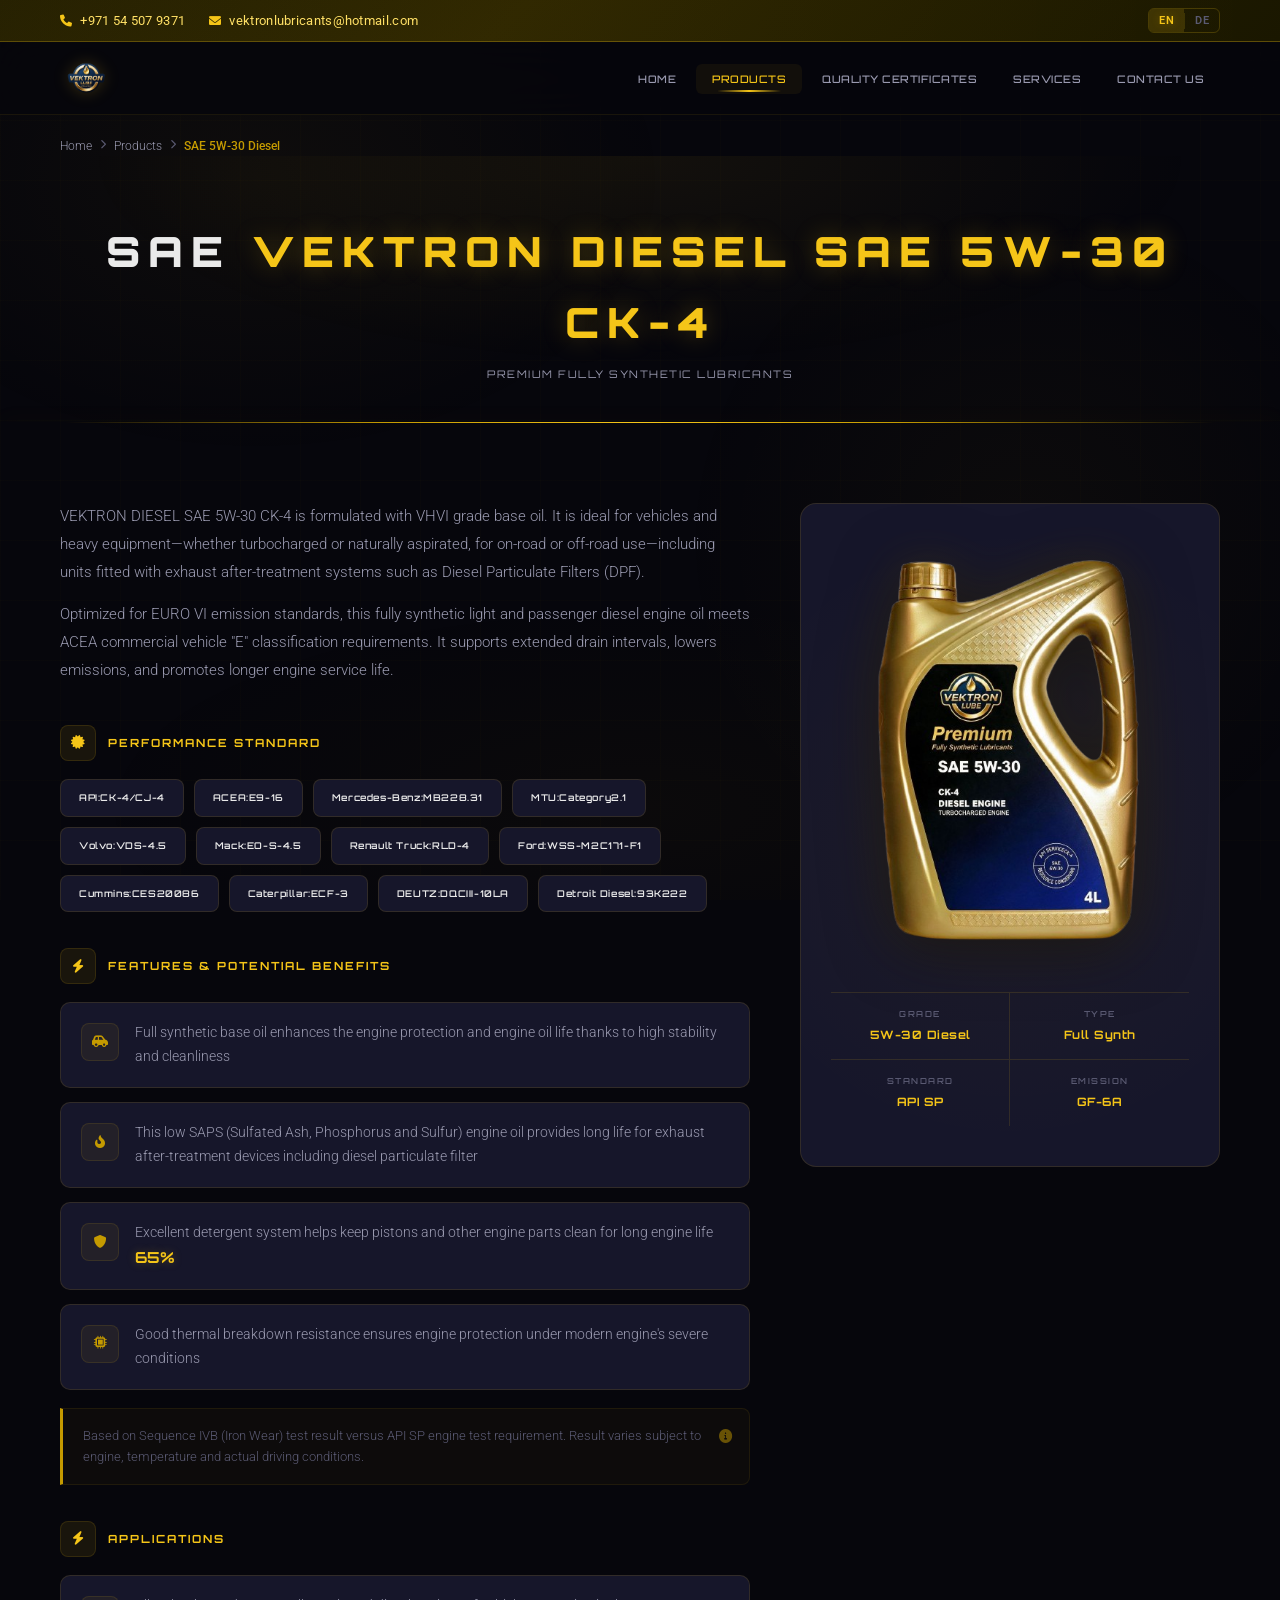
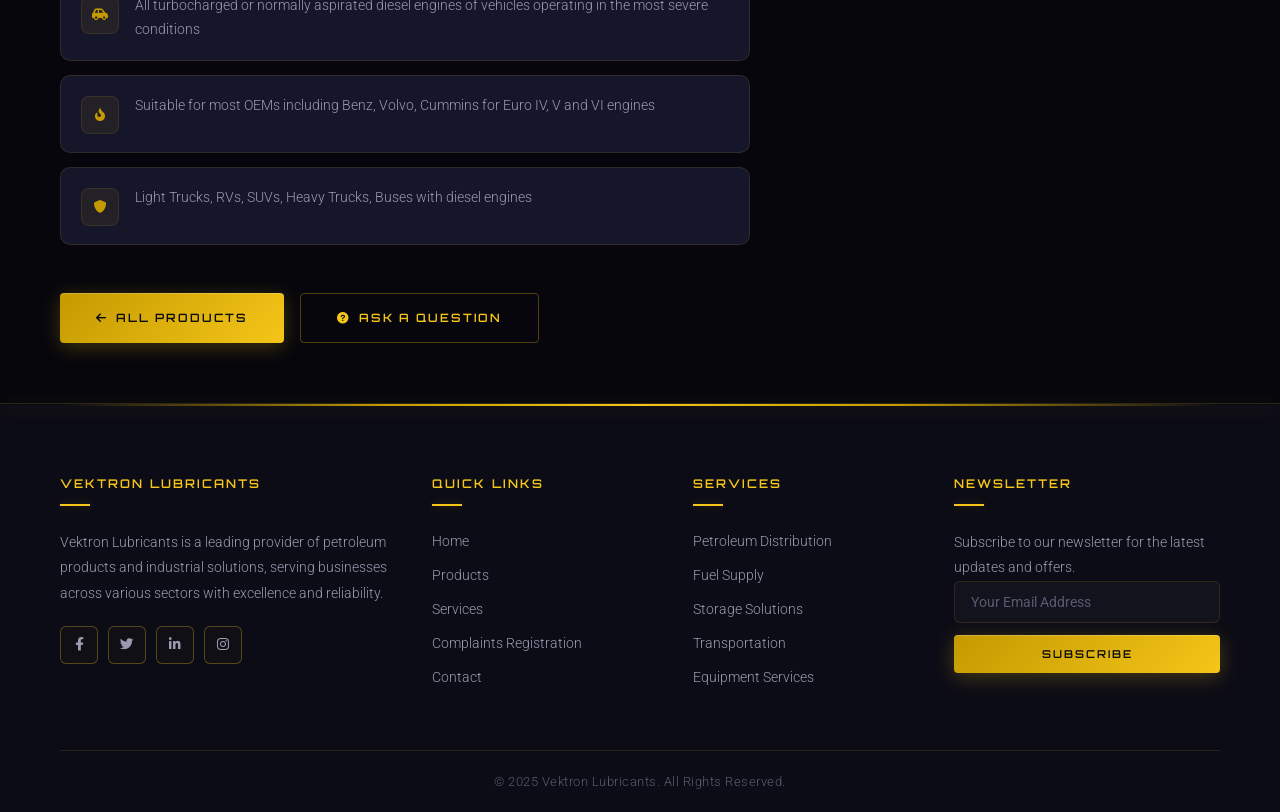
<file: SAE-5W-30-DIESEL.html>
<!DOCTYPE html>
<html lang="en">
<head>
    <meta charset="UTF-8">
    <meta name="viewport" content="width=device-width, initial-scale=1.0">
    <title>Vektron Lubricants - SAE 5W-30 Diesel</title>
    <link rel="shortcut icon" href="image/transparent-images/Vecktron_Logos-removebg-preview.png" type="image/x-icon">

    <link href="https://fonts.googleapis.com/css2?family=Orbitron:wght@400;500;600;700;800;900&family=Roboto:wght@300;400;500;700&display=swap" rel="stylesheet">
    <link rel="stylesheet" href="https://cdnjs.cloudflare.com/ajax/libs/font-awesome/6.0.0-beta3/css/all.min.css">
    <link rel="stylesheet" href="assets/SAE-5W-30.css">

    <style>
      /* ========== LANGUAGE TOGGLE ========== */
      .lang-toggle {
        display: flex;
        align-items: center;
        gap: 0;
        border-radius: 6px;
        overflow: hidden;
        border: 1px solid rgba(245, 197, 24, 0.2);
        flex-shrink: 0;
        margin-left: 4px;
      }

      .lang-btn {
        background: transparent;
        border: none;
        color: var(--text-muted, #5a5a72);
        padding: 5px 10px;
        font-size: 0.68rem;
        font-weight: 600;
        cursor: pointer;
        transition: all 0.3s ease;
        font-family: var(--font-body, 'Roboto', sans-serif);
        letter-spacing: 0.5px;
      }

      .lang-btn.active {
        background: rgba(245, 197, 24, 0.15);
        color: var(--yellow-bright, #f5c518);
        text-shadow: 0 0 8px rgba(245, 197, 24, 0.3);
      }

      .lang-btn:hover:not(.active) {
        color: var(--text-secondary, #9a9ab0);
        background: rgba(255, 255, 255, 0.03);
      }

      .lang-divider {
        width: 1px;
        height: 16px;
        background: rgba(245, 197, 24, 0.15);
      }

      /* ========== TRANSLATION FADE ========== */
      [data-i18n],
      [data-i18n-html],
      [data-i18n-ph] {
        transition: opacity 0.25s ease;
      }
      [data-i18n].lang-switching,
      [data-i18n-html].lang-switching,
      [data-i18n-ph].lang-switching {
        opacity: 0;
      }
    </style>
</head>
<body>
    <!-- ===== PARTICLES ===== -->
    <div class="particles-container" id="particles"></div>

    <!-- ===== HEADER ===== -->
    <header>
        <div class="header-top">
            <div class="container">
                <div class="header-top-content">
                    <div class="header-contact">
                        <a href="tel:+971545079371"><i class="fas fa-phone"></i> +971 54 507 9371</a>
                        <a href="mailto:vektronlubricants@hotmail.com"><i class="fas fa-envelope"></i> vektronlubricants@hotmail.com</a>
                    </div>
                    

                        <div class="lang-toggle">
                            <button class="lang-btn active" data-lang="en" aria-label="English">EN</button>
                            <div class="lang-divider"></div>
                            <button class="lang-btn" data-lang="de" aria-label="Deutsch">DE</button>
                        </div>
                    </div>
                </div>
            </div>
        </div>
        <div class="header-main" id="headerMain">
            <div class="container">
                <div class="header-content">
                    <div class="logo">
                        <a href="index.html">
                            <img src="image/transparent-images/Vecktron_Logos-removebg-preview.png" style="height: 52px; width: auto;" alt="Vektron Lubricants">
                        </a>
                    </div>
                    <button class="mobile-menu-btn" aria-label="Toggle menu">
                        <i class="fas fa-bars"></i>
                    </button>
                    <nav>
                        <ul>
                            <li><a href="index.html" data-i18n="nav_home">Home</a></li>
                            <li><a href="product.html" class="active" data-i18n="nav_products">Products</a></li>
                            <li><a href="quality.html" data-i18n="nav_quality">Quality Certificates</a></li>
                            <li><a href="service.html" data-i18n="nav_services">Services</a></li>
                            <li><a href="contact.html" data-i18n="nav_contact_us">Contact Us</a></li>
                        </ul>
                    </nav>
                </div>
            </div>
        </div>
    </header>

    <!-- ===== BREADCRUMB ===== -->
    <div class="breadcrumb">
        <div class="container">
            <div class="breadcrumb-inner">
                <a href="index.html" data-i18n="breadcrumb_home">Home</a>
                <span class="sep"><i class="fas fa-chevron-right"></i></span>
                <a href="product.html" data-i18n="breadcrumb_products">Products</a>
                <span class="sep"><i class="fas fa-chevron-right"></i></span>
                <span class="current" data-i18n="breadcrumb_current">SAE 5W-30 Diesel</span>
            </div>
        </div>
    </div>

    <!-- ===== PAGE BANNER ===== -->
    <div class="page-banner">
        <div class="container">
            <h1 data-i18n-html="banner_title">SAE <span>VEKTRON DIESEL SAE 5W-30 CK-4</span></h1>
            <p class="product-subtitle" data-i18n="banner_subtitle">PREMIUM FULLY SYNTHETIC LUBRICANTS</p>
        </div>
    </div>

    <!-- ===== PRODUCT DETAIL ===== -->
    <section class="product-detail">
        <div class="container">
            <div class="product-layout">

                <!-- Left: Product Information -->
                <div class="product-info">

                    <div class="product-description reveal">
                        <p data-i18n="desc_para1">VEKTRON DIESEL SAE 5W-30 CK-4 is formulated with VHVI grade base oil. It is ideal for vehicles and heavy equipment—whether turbocharged or naturally aspirated, for on-road or off-road use—including units fitted with exhaust after-treatment systems such as Diesel Particulate Filters (DPF).</p>
                        <p style="margin-top: 14px;" data-i18n="desc_para2">Optimized for EURO VI emission standards, this fully synthetic light and passenger diesel engine oil meets ACEA commercial vehicle "E" classification requirements. It supports extended drain intervals, lowers emissions, and promotes longer engine service life.</p>
                    </div>

                    <!-- Performance Standards -->
                    <div class="data-block reveal reveal-delay-1">
                        <div class="data-block-header">
                            <div class="block-icon"><i class="fas fa-certificate"></i></div>
                            <h3 data-i18n="section_standards">Performance Standard</h3>
                        </div>
                        <div class="spec-badges">
                            <div class="spec-badge"><span>API:CK-4/CJ-4</span></div>
                            <div class="spec-badge"><span>ACEA:E9-16</span></div>
                            <div class="spec-badge"><span>Mercedes-Benz:MB228.31</span></div>
                            <div class="spec-badge"><span>MTU:Category2.1</span></div>
                            <div class="spec-badge"><span>Volvo:VDS-4.5</span></div>
                            <div class="spec-badge"><span>Mack:EO-S-4.5</span></div>
                            <div class="spec-badge"><span>Renault Truck:RLD-4</span></div>
                            <div class="spec-badge"><span>Ford:WSS-M2C171-F1</span></div>
                            <div class="spec-badge"><span>Cummins:CES20086</span></div>
                            <div class="spec-badge"><span>Caterpillar:ECF-3</span></div>
                            <div class="spec-badge"><span>DEUTZ:DQCIII-10LA</span></div>
                            <div class="spec-badge"><span>Detroit Diesel:93K222</span></div>
                        </div>
                    </div>

                    <!-- Features & Benefits -->
                    <div class="data-block reveal reveal-delay-2">
                        <div class="data-block-header">
                            <div class="block-icon"><i class="fas fa-bolt"></i></div>
                            <h3 data-i18n="section_features">Features & Potential Benefits</h3>
                        </div>
                        <div class="feature-list">
                            <div class="feature-list-item">
                                <div class="fli-icon"><i class="fas fa-car-side"></i></div>
                                <span class="fli-text" data-i18n="fl_synth_protection">Full synthetic base oil enhances the engine protection and engine oil life thanks to high stability and cleanliness</span>
                            </div>
                            <div class="feature-list-item">
                                <div class="fli-icon"><i class="fas fa-fire-alt"></i></div>
                                <span class="fli-text" data-i18n="fl_saps">This low SAPS (Sulfated Ash, Phosphorus and Sulfur) engine oil provides long life for exhaust after-treatment devices including diesel particulate filter</span>
                            </div>
                            <div class="feature-list-item">
                                <div class="fli-icon"><i class="fas fa-shield-alt"></i></div>
                                <span class="fli-text" data-i18n-html="fl_detergent">Excellent detergent system helps keep pistons and other engine parts clean for long engine life <span class="highlight-stat">65%</span></span>
                            </div>
                            <div class="feature-list-item">
                                <div class="fli-icon"><i class="fas fa-microchip"></i></div>
                                <span class="fli-text" data-i18n="fl_thermal">Good thermal breakdown resistance ensures engine protection under modern engine's severe conditions</span>
                            </div>
                        </div>

                        <div class="footnote-callout reveal reveal-delay-3" data-i18n="footnote_text">
                            Based on Sequence IVB (Iron Wear) test result versus API SP engine test requirement. Result varies subject to engine, temperature and actual driving conditions.
                        </div>
                    </div>

                    <!-- Applications -->
                    <div class="data-block reveal reveal-delay-2">
                        <div class="data-block-header">
                            <div class="block-icon"><i class="fas fa-bolt"></i></div>
                            <h3 data-i18n="section_applications">Applications</h3>
                        </div>
                        <div class="feature-list">
                            <div class="feature-list-item">
                                <div class="fli-icon"><i class="fas fa-car-side"></i></div>
                                <span class="fli-text" data-i18n="app_turbo">All turbocharged or normally aspirated diesel engines of vehicles operating in the most severe conditions</span>
                            </div>
                            <div class="feature-list-item">
                                <div class="fli-icon"><i class="fas fa-fire-alt"></i></div>
                                <span class="fli-text" data-i18n="app_oem">Suitable for most OEMs including Benz, Volvo, Cummins for Euro IV, V and VI engines</span>
                            </div>
                            <div class="feature-list-item">
                                <div class="fli-icon"><i class="fas fa-shield-alt"></i></div>
                                <span class="fli-text" data-i18n="app_vehicles">Light Trucks, RVs, SUVs, Heavy Trucks, Buses with diesel engines</span>
                            </div>
                        </div>
                    </div>

                    <!-- Actions -->
                    <div class="product-actions reveal reveal-delay-4">
                        <a href="product.html" class="btn" data-i18n-html="action_all_products">
                            <i class="fas fa-arrow-left"></i> All Products
                        </a>
                        <a href="contact.html" class="btn-ghost btn" data-i18n-html="action_ask_question">
                            <i class="fas fa-question-circle"></i> Ask a Question
                        </a>
                    </div>
                </div>

                <!-- Right: Product Image -->
                <div class="product-image-section reveal">
                    <div class="product-image-wrapper">
                        <img src="image/transparent-images/5W-30-diesel.png" alt="SAE 5W-30 Product">

                        <div class="product-quick-specs">
                            <div class="quick-spec">
                                <div class="qs-label" data-i18n="qs_grade_label">Grade</div>
                                <div class="qs-value">5W-30 Diesel</div>
                            </div>
                            <div class="quick-spec">
                                <div class="qs-label" data-i18n="qs_type_label">Type</div>
                                <div class="qs-value" data-i18n="qs_type_value">Full Synth</div>
                            </div>
                            <div class="quick-spec">
                                <div class="qs-label" data-i18n="qs_std_label">Standard</div>
                                <div class="qs-value">API SP</div>
                            </div>
                            <div class="quick-spec">
                                <div class="qs-label" data-i18n="qs_emi_label">Emission</div>
                                <div class="qs-value">GF-6A</div>
                            </div>
                        </div>
                    </div>
                </div>

            </div>
        </div>
    </section>

    <!-- ===== FOOTER ===== -->
    <footer>
        <div class="container">
            <div class="footer-content">
                <div class="footer-widget">
                    <h3 data-i18n="footer_about">Vektron Lubricants</h3>
                    <p data-i18n="footer_about_text">Vektron Lubricants is a leading provider of petroleum products and industrial solutions, serving businesses across various sectors with excellence and reliability.</p>
                    <div class="social-links">
                        <a href="#" aria-label="Facebook"><i class="fab fa-facebook-f"></i></a>
                        <a href="#" aria-label="Twitter"><i class="fab fa-twitter"></i></a>
                        <a href="#" aria-label="LinkedIn"><i class="fab fa-linkedin-in"></i></a>
                        <a href="#" aria-label="Instagram"><i class="fab fa-instagram"></i></a>
                    </div>
                </div>
                <div class="footer-widget">
                    <h3 data-i18n="footer_quick_links">Quick Links</h3>
                    <ul class="footer-links">
                        <li><a href="index.html" data-i18n="nav_home">Home</a></li>
                        <li><a href="product.html" data-i18n="nav_products">Products</a></li>
                        <li><a href="service.html" data-i18n="nav_services">Services</a></li>
                        <li><a href="crg.html" data-i18n="footer_complaints">Complaints Registration</a></li>
                        <li><a href="contact.html" data-i18n="nav_contact">Contact</a></li>
                    </ul>
                </div>
                <div class="footer-widget">
                    <h3 data-i18n="nav_services">Services</h3>
                    <ul class="footer-links">
                        <li><a href="#" data-i18n="srv1_title">Petroleum Distribution</a></li>
                        <li><a href="#" data-i18n="srv2_title">Fuel Supply</a></li>
                        <li><a href="#" data-i18n="srv3_title">Storage Solutions</a></li>
                        <li><a href="#" data-i18n="srv4_title">Transportation</a></li>
                        <li><a href="#" data-i18n="srv5_title">Equipment Services</a></li>
                    </ul>
                </div>
                <div class="footer-widget">
                    <h3 data-i18n="footer_newsletter">Newsletter</h3>
                    <p data-i18n="footer_newsletter_text">Subscribe to our newsletter for the latest updates and offers.</p>
                    <form id="newsletterForm">
                        <div class="form-group">
                            <input type="email" data-i18n-ph="ph_email" placeholder="Your Email Address" required>
                        </div>
                        <button type="submit" class="btn" data-i18n="btn_subscribe">Subscribe</button>
                    </form>
                </div>
            </div>
            <div class="footer-bottom">
                <p data-i18n="footer_copyright">&copy; 2025 Vektron Lubricants. All Rights Reserved.</p>
            </div>
        </div>
    </footer>

    <script>
      // ============================================
      // TRANSLATIONS
      // ============================================
      const translations = {
        en: {
          nav_home: "Home",
          nav_products: "Products",
          nav_quality: "Quality Certificates",
          nav_services: "Services",
          nav_contact_us: "Contact Us",
          nav_contact: "Contact",
          breadcrumb_home: "Home",
          breadcrumb_products: "Products",
          breadcrumb_current: "SAE 5W-30 Diesel",
          banner_title: 'SAE <span>VEKTRON DIESEL SAE 5W-30 CK-4</span>',
          banner_subtitle: "PREMIUM FULLY SYNTHETIC LUBRICANTS",
          desc_para1: "VEKTRON DIESEL SAE 5W-30 CK-4 is formulated with VHVI grade base oil. It is ideal for vehicles and heavy equipment\u2014whether turbocharged or naturally aspirated, for on-road or off-road use\u2014including units fitted with exhaust after-treatment systems such as Diesel Particulate Filters (DPF).",
          desc_para2: 'Optimized for EURO VI emission standards, this fully synthetic light and passenger diesel engine oil meets ACEA commercial vehicle "E" classification requirements. It supports extended drain intervals, lowers emissions, and promotes longer engine service life.',
          section_standards: "Performance Standard",
          section_features: "Features & Potential Benefits",
          fl_synth_protection: "Full synthetic base oil enhances the engine protection and engine oil life thanks to high stability and cleanliness",
          fl_saps: "This low SAPS (Sulfated Ash, Phosphorus and Sulfur) engine oil provides long life for exhaust after-treatment devices including diesel particulate filter",
          fl_detergent: 'Excellent detergent system helps keep pistons and other engine parts clean for long engine life <span class="highlight-stat">65%</span>',
          fl_thermal: "Good thermal breakdown resistance ensures engine protection under modern engine's severe conditions",
          footnote_text: "Based on Sequence IVB (Iron Wear) test result versus API SP engine test requirement. Result varies subject to engine, temperature and actual driving conditions.",
          section_applications: "Applications",
          app_turbo: "All turbocharged or normally aspirated diesel engines of vehicles operating in the most severe conditions",
          app_oem: "Suitable for most OEMs including Benz, Volvo, Cummins for Euro IV, V and VI engines",
          app_vehicles: "Light Trucks, RVs, SUVs, Heavy Trucks, Buses with diesel engines",
          action_all_products: '<i class="fas fa-arrow-left"></i> All Products',
          action_ask_question: '<i class="fas fa-question-circle"></i> Ask a Question',
          qs_grade_label: "Grade",
          qs_type_label: "Type",
          qs_type_value: "Full Synth",
          qs_std_label: "Standard",
          qs_emi_label: "Emission",
          footer_about: "Vektron Lubricants",
          footer_about_text: "Vektron Lubricants is a leading provider of petroleum products and industrial solutions, serving businesses across various sectors with excellence and reliability.",
          footer_quick_links: "Quick Links",
          footer_complaints: "Complaints Registration",
          srv1_title: "Petroleum Distribution",
          srv2_title: "Fuel Supply",
          srv3_title: "Storage Solutions",
          srv4_title: "Transportation",
          srv5_title: "Equipment Services",
          footer_newsletter: "Newsletter",
          footer_newsletter_text: "Subscribe to our newsletter for the latest updates and offers.",
          ph_email: "Your Email Address",
          btn_subscribe: "Subscribe",
          footer_copyright: "\u00A9 2025 Vektron Lubricants. All Rights Reserved."
        },
        de: {
          nav_home: "Startseite",
          nav_products: "Produkte",
          nav_quality: "Qualit\u00E4tszertifikate",
          nav_services: "Dienstleistungen",
          nav_contact_us: "Kontaktieren Sie uns",
          nav_contact: "Kontakt",
          breadcrumb_home: "Startseite",
          breadcrumb_products: "Produkte",
          breadcrumb_current: "SAE 5W-30 Diesel",
          banner_title: 'SAE <span>VEKTRON DIESEL SAE 5W-30 CK-4</span>',
          banner_subtitle: "PREMIUM VOLLSYNTHETISCHE SCHMIERSTOFFE",
          desc_para1: "VEKTRON DIESEL SAE 5W-30 CK-4 wird mit VHVI-Grund\u00F6l formuliert. Es ist ideal f\u00FCr Fahrzeuge und Schwergera\u00E4te \u2014 egal ob aufgeladen oder saugend, f\u00FCr On-Road- oder Off-Road-Einsatz \u2014 einschlie\u00DFlich Einheiten mit Abgasnachbehandlungssystemen wie Dieselpartikelfiltern (DPF).",
          desc_para2: "Optimiert f\u00FCr EURO-VI-Emissionsstandards erf\u00FCllt dieses vollsynthetische Leicht- und Personenkraftwagen-Dieselmotor\u00F6l die Anforderungen der ACEA-Nutzfahrzeug-Klassifikation \u201EE\u201C. Es unterst\u00FCtzt verl\u00E4ngerte \u00D6lwechselintervalle, senkt die Emissionen und f\u00F6rdert eine l\u00E4ngere Motorlebensdauer.",
          section_standards: "Leistungsstandard",
          section_features: "Eigenschaften & Potenzielle Vorteile",
          fl_synth_protection: "Vollsynthetisches Grund\u00F6l verbessert den Motorschutz und die Motor\u00F6l-Lebensdauer dank hoher Stabilit\u00E4t und Sauberkeit",
          fl_saps: "Dieses niedrige SAPS (sulfatierte Asche, Phosphor und Schwefel) Motor\u00F6l gew\u00E4hrleistet eine lange Lebensdauer von Abgasnachbehandlungseinrichtungen, einschlie\u00DFlich Dieselpartikelfilter",
          fl_detergent: 'Exzellentes Detergenzsystem hilft, Kolben und andere Motorteile sauber zu halten f\u00FCr eine lange Motorlebensdauer <span class="highlight-stat">65%</span>',
          fl_thermal: "Gute thermische Zersetzungsbest\u00E4ndigkeit gew\u00E4hrleistet Motorschutz unter den extremen Bedingungen moderner Motoren",
          footnote_text: "Basierend auf dem Sequenz-IVB-(Eisenverschlei\u00DF-)Testergebnis im Vergleich zur API SP-Motortestanforderung. Das Ergebnis variiert je nach Motor, Temperatur und tats\u00E4chlichen Fahrbedingungen.",
          section_applications: "Anwendungen",
          app_turbo: "Alle aufgeladenen oder saugenden Dieselmotoren von Fahrzeugen, die unter den anspruchsvollsten Bedingungen arbeiten",
          app_oem: "Geeignet f\u00FCr die meisten OEMs einschlie\u00DFlich Benz, Volvo, Cummins f\u00FCr Euro IV-, V- und VI-Motoren",
          app_vehicles: "Leichte Lkw, Wohnmobile, SUVs, Schwere Lkw, Busse mit Dieselmotoren",
          action_all_products: '<i class="fas fa-arrow-left"></i> Alle Produkte',
          action_ask_question: '<i class="fas fa-question-circle"></i> Eine Frage stellen',
          qs_grade_label: "Viskosit\u00E4t",
          qs_type_label: "Typ",
          qs_type_value: "Vollsynth.",
          qs_std_label: "Norm",
          qs_emi_label: "Emission",
          footer_about: "Vektron Schmierstoffe",
          footer_about_text: "Vektron Schmierstoffe ist ein f\u00FChrender Anbieter von Erd\u00F6lprodukten und industriellen L\u00F6sungen, der Unternehmen in verschiedenen Branchen mit Exzellenz und Zuverl\u00E4ssigkeit bedient.",
          footer_quick_links: "Schnelllinks",
          footer_complaints: "Beschwerderegistrierung",
          srv1_title: "Erd\u00F6lverteilung",
          srv2_title: "Kraftstoffversorgung",
          srv3_title: "Lagerl\u00F6sungen",
          srv4_title: "Transport",
          srv5_title: "Ausr\u00FCstungsservice",
          footer_newsletter: "Newsletter",
          footer_newsletter_text: "Abonnieren Sie unseren Newsletter f\u00FCr die neuesten Updates und Angebote.",
          ph_email: "Ihre E-Mail-Adresse",
          btn_subscribe: "Abonnieren",
          footer_copyright: "\u00A9 2025 Vektron Schmierstoffe. Alle Rechte vorbehalten."
        }
      };

      let currentLang = 'en';

      function applyLanguage(lang) {
        const t = translations[lang];
        if (!t) return;

        const textEls = document.querySelectorAll('[data-i18n]');
        const htmlEls = document.querySelectorAll('[data-i18n-html]');
        const phEls = document.querySelectorAll('[data-i18n-ph]');
        const allEls = [...textEls, ...htmlEls, ...phEls];

        allEls.forEach(el => el.classList.add('lang-switching'));

        setTimeout(() => {
          textEls.forEach(el => {
            const key = el.getAttribute('data-i18n');
            if (t[key] !== undefined) el.textContent = t[key];
          });

          htmlEls.forEach(el => {
            const key = el.getAttribute('data-i18n-html');
            if (t[key] !== undefined) el.innerHTML = t[key];
          });

          phEls.forEach(el => {
            const key = el.getAttribute('data-i18n-ph');
            if (t[key] !== undefined) el.placeholder = t[key];
          });

          document.documentElement.lang = lang;

          allEls.forEach(el => el.classList.remove('lang-switching'));
        }, 250);
      }

      document.querySelectorAll('.lang-btn').forEach(btn => {
        btn.addEventListener('click', () => {
          const lang = btn.getAttribute('data-lang');
          if (lang === currentLang) return;

          document.querySelectorAll('.lang-btn').forEach(b => b.classList.remove('active'));
          btn.classList.add('active');

          currentLang = lang;
          applyLanguage(lang);
        });
      });

      // ========== PARTICLES ==========
      (function createParticles() {
        const container = document.getElementById('particles');
        if (!container) return;
        for (let i = 0; i < 30; i++) {
          const p = document.createElement('div');
          p.classList.add('particle');
          p.style.left = Math.random() * 100 + '%';
          p.style.animationDuration = (8 + Math.random() * 12) + 's';
          p.style.animationDelay = (Math.random() * 10) + 's';
          p.style.width = p.style.height = (1 + Math.random() * 2.5) + 'px';
          container.appendChild(p);
        }
      })();

      // ========== HEADER SCROLL ==========
      const headerMain = document.getElementById('headerMain');
      window.addEventListener('scroll', () => {
        headerMain.classList.toggle('scrolled', window.scrollY > 50);
      });

      // ========== SCROLL REVEAL ==========
      const revealElements = document.querySelectorAll('.reveal');
      const revealObserver = new IntersectionObserver((entries) => {
        entries.forEach(entry => {
          if (entry.isIntersecting) entry.target.classList.add('visible');
        });
      }, { threshold: 0.1, rootMargin: '0px 0px -40px 0px' });
      revealElements.forEach(el => revealObserver.observe(el));

      // ========== MOBILE MENU ==========
      const mobileMenuBtn = document.querySelector('.mobile-menu-btn');
      const nav = document.querySelector('nav');

      mobileMenuBtn.addEventListener('click', () => {
        nav.classList.toggle('active');
        const icon = mobileMenuBtn.querySelector('i');
        icon.classList.toggle('fa-bars');
        icon.classList.toggle('fa-times');
      });

      document.querySelectorAll('nav ul li a').forEach(link => {
        link.addEventListener('click', () => {
          nav.classList.remove('active');
          const icon = mobileMenuBtn.querySelector('i');
          icon.classList.add('fa-bars');
          icon.classList.remove('fa-times');
        });
      });

      // ========== TOAST ==========
      function showToast(message) {
        const existing = document.querySelector('.toast');
        if (existing) existing.remove();

        const toast = document.createElement('div');
        toast.className = 'toast';
        toast.innerHTML = `
          <button class="toast-close" onclick="this.parentElement.remove()"><i class="fas fa-times"></i></button>
          <span>${message}</span>
        `;
        document.body.appendChild(toast);

        requestAnimationFrame(() => {
          requestAnimationFrame(() => toast.classList.add('show'));
        });

        setTimeout(() => {
          toast.classList.remove('show');
          setTimeout(() => toast.remove(), 400);
        }, 4000);
      }

      // ========== NEWSLETTER ==========
      const newsletterForm = document.getElementById('newsletterForm');
      newsletterForm.addEventListener('submit', (e) => {
        e.preventDefault();
        const email = newsletterForm.querySelector('input[type="email"]').value.trim();
        if (!email) {
          const errMsg = currentLang === 'de'
            ? '<i class="fas fa-exclamation-circle" style="color:var(--yellow-bright);margin-right:8px;"></i> Bitte geben Sie eine g\u00FCltige E-Mail-Adresse ein.'
            : '<i class="fas fa-exclamation-circle" style="color:var(--yellow-bright);margin-right:8px;"></i> Please enter a valid email address.';
          showToast(errMsg);
          return;
        }
        const successMsg = currentLang === 'de'
          ? `<i class="fas fa-check-circle" style="color:var(--yellow-bright);margin-right:8px;"></i> Erfolgreich abonniert mit ${email}!`
          : `<i class="fas fa-check-circle" style="color:var(--yellow-bright);margin-right:8px;"></i> Subscribed successfully with ${email}!`;
        showToast(successMsg);
        newsletterForm.reset();
      });
    </script>
</body>
</html>
</file>
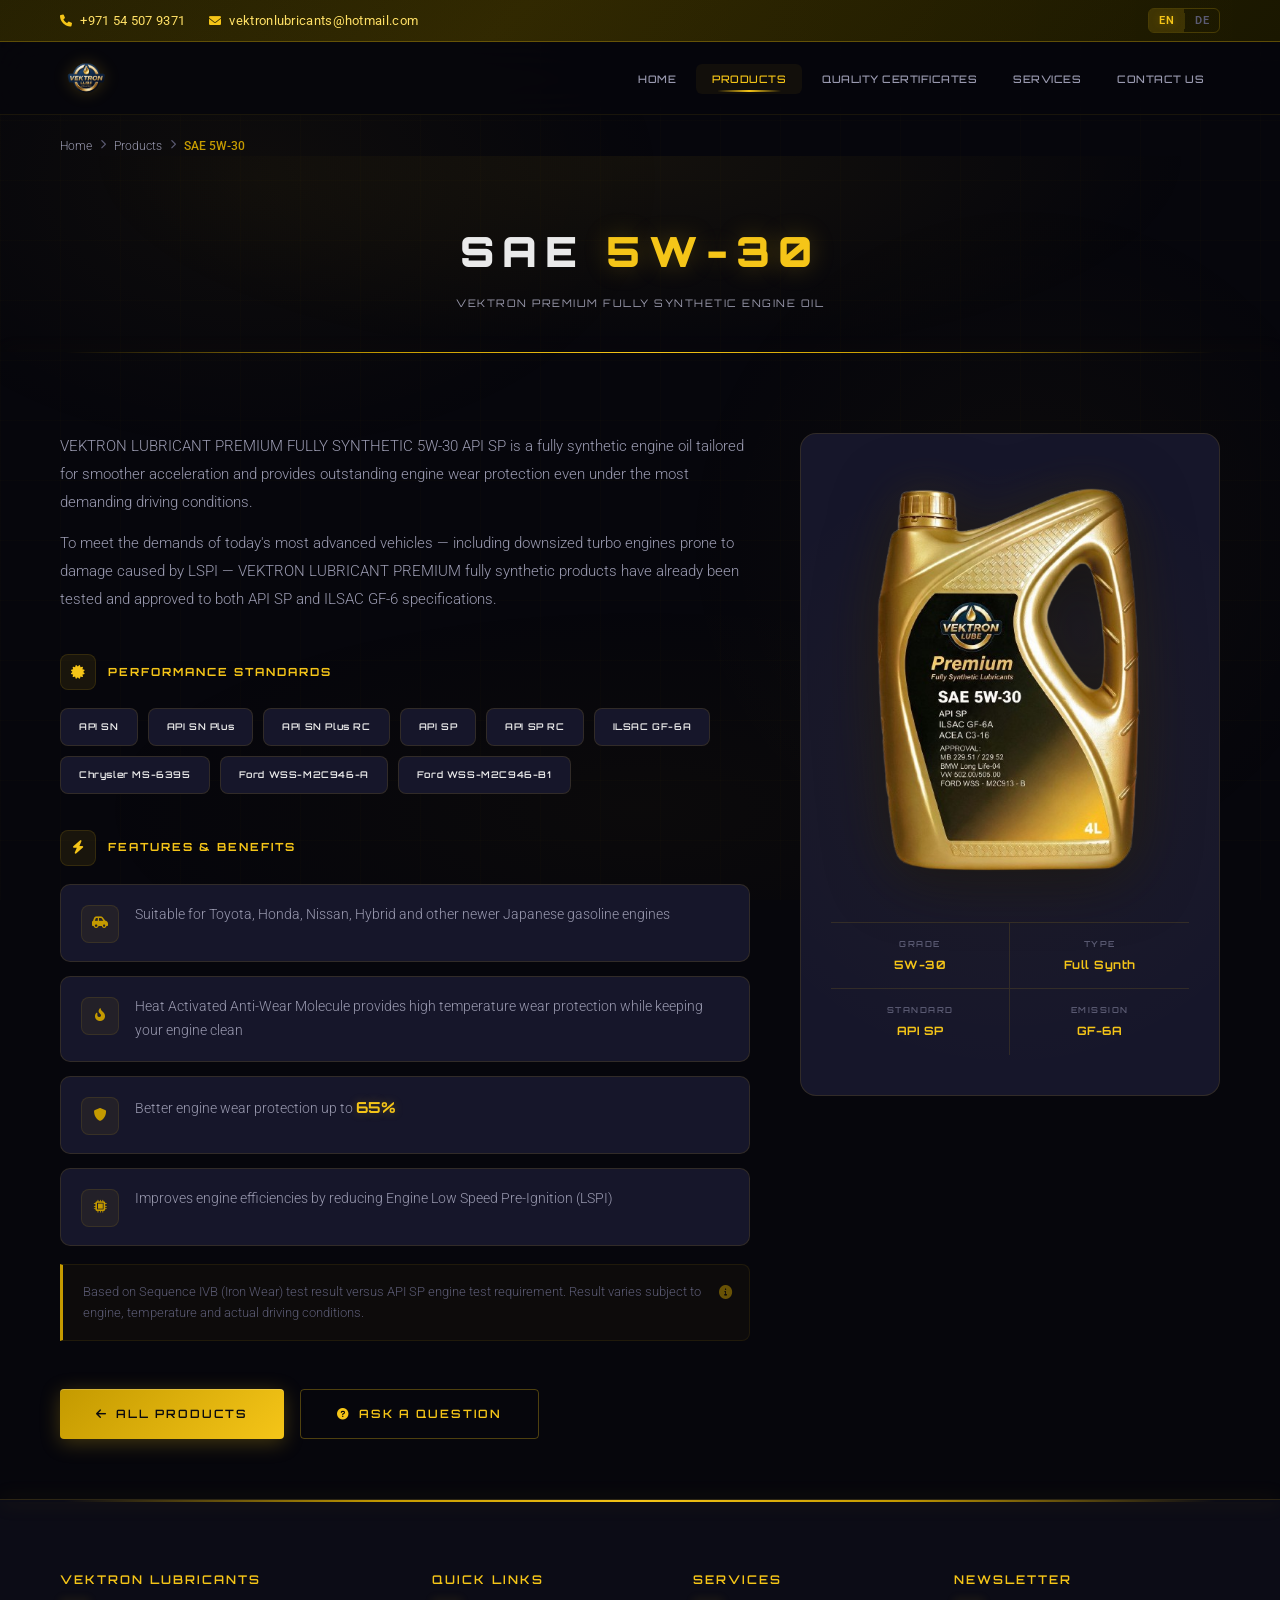
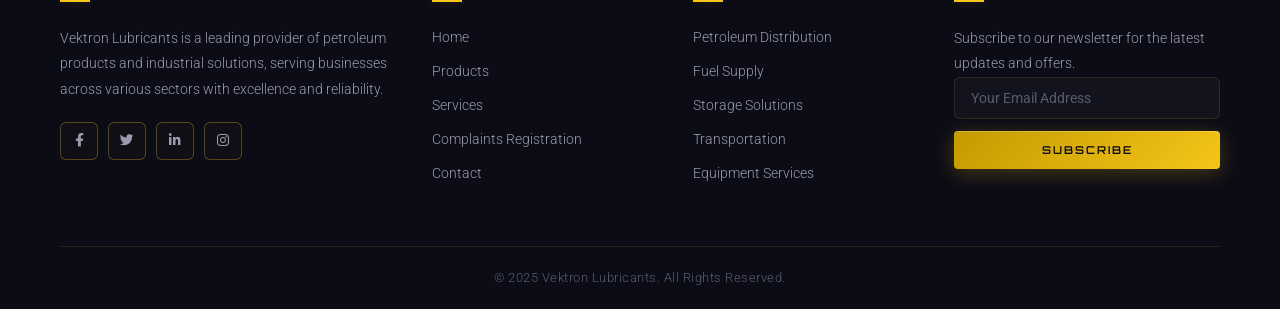
<file: SAE-5W-30.html>
<!DOCTYPE html>
<html lang="en">
<head>
    <meta charset="UTF-8">
    <meta name="viewport" content="width=device-width, initial-scale=1.0">
    <title>Vektron Lubricants - SAE 5W-30</title>
    <link rel="shortcut icon" href="image/transparent-images/Vecktron_Logos-removebg-preview.png" type="image/x-icon">

    <link href="https://fonts.googleapis.com/css2?family=Orbitron:wght@400;500;600;700;800;900&family=Roboto:wght@300;400;500;700&display=swap" rel="stylesheet">
    <link rel="stylesheet" href="https://cdnjs.cloudflare.com/ajax/libs/font-awesome/6.0.0-beta3/css/all.min.css">
    <link rel="stylesheet" href="assets/SAE-5W-30.css">

    <style>
      /* ========== LANGUAGE TOGGLE ========== */
      .lang-toggle {
        display: flex;
        align-items: center;
        gap: 0;
        border-radius: 6px;
        overflow: hidden;
        border: 1px solid rgba(245, 197, 24, 0.2);
        flex-shrink: 0;
        margin-left: 4px;
      }

      .lang-btn {
        background: transparent;
        border: none;
        color: var(--text-muted, #5a5a72);
        padding: 5px 10px;
        font-size: 0.68rem;
        font-weight: 600;
        cursor: pointer;
        transition: all 0.3s ease;
        font-family: var(--font-body, 'Roboto', sans-serif);
        letter-spacing: 0.5px;
      }

      .lang-btn.active {
        background: rgba(245, 197, 24, 0.15);
        color: var(--yellow-bright, #f5c518);
        text-shadow: 0 0 8px rgba(245, 197, 24, 0.3);
      }

      .lang-btn:hover:not(.active) {
        color: var(--text-secondary, #9a9ab0);
        background: rgba(255, 255, 255, 0.03);
      }

      .lang-divider {
        width: 1px;
        height: 16px;
        background: rgba(245, 197, 24, 0.15);
      }

      /* ========== TRANSLATION FADE ========== */
      [data-i18n],
      [data-i18n-html],
      [data-i18n-ph] {
        transition: opacity 0.25s ease;
      }
      [data-i18n].lang-switching,
      [data-i18n-html].lang-switching,
      [data-i18n-ph].lang-switching {
        opacity: 0;
      }
    </style>
</head>
<body>
    <!-- ===== PARTICLES ===== -->
    <div class="particles-container" id="particles"></div>

    <!-- ===== HEADER ===== -->
    <header>
        <div class="header-top">
            <div class="container">
                <div class="header-top-content">
                    <div class="header-contact">
                        <a href="tel:+971545079371"><i class="fas fa-phone"></i> +971 54 507 9371</a>
                        <a href="mailto:vektronlubricants@hotmail.com"><i class="fas fa-envelope"></i> vektronlubricants@hotmail.com</a>
                    </div>
                    

                        <div class="lang-toggle">
                            <button class="lang-btn active" data-lang="en" aria-label="English">EN</button>
                            <div class="lang-divider"></div>
                            <button class="lang-btn" data-lang="de" aria-label="Deutsch">DE</button>
                        </div>
                    </div>
                </div>
            </div>
        </div>
        <div class="header-main" id="headerMain">
            <div class="container">
                <div class="header-content">
                    <div class="logo">
                        <a href="index.html">
                            <img src="image/transparent-images/Vecktron_Logos-removebg-preview.png" style="height: 52px; width: auto;" alt="Vektron Lubricants">
                        </a>
                    </div>
                    <button class="mobile-menu-btn" aria-label="Toggle menu">
                        <i class="fas fa-bars"></i>
                    </button>
                    <nav>
                        <ul>
                            <li><a href="index.html" data-i18n="nav_home">Home</a></li>
                            <li><a href="product.html" class="active" data-i18n="nav_products">Products</a></li>
                            <li><a href="quality.html" data-i18n="nav_quality">Quality Certificates</a></li>
                            <li><a href="service.html" data-i18n="nav_services">Services</a></li>
                            <li><a href="contact.html" data-i18n="nav_contact_us">Contact Us</a></li>
                        </ul>
                    </nav>
                </div>
            </div>
        </div>
    </header>

    <!-- ===== BREADCRUMB ===== -->
    <div class="breadcrumb">
        <div class="container">
            <div class="breadcrumb-inner">
                <a href="index.html" data-i18n="breadcrumb_home">Home</a>
                <span class="sep"><i class="fas fa-chevron-right"></i></span>
                <a href="product.html" data-i18n="breadcrumb_products">Products</a>
                <span class="sep"><i class="fas fa-chevron-right"></i></span>
                <span class="current" data-i18n="breadcrumb_current">SAE 5W-30</span>
            </div>
        </div>
    </div>

    <!-- ===== PAGE BANNER ===== -->
    <div class="page-banner">
        <div class="container">
            <h1 data-i18n-html="banner_title">SAE <span>5W-30</span></h1>
            <p class="product-subtitle" data-i18n="banner_subtitle">Vektron Premium Fully Synthetic Engine Oil</p>
        </div>
    </div>

    <!-- ===== PRODUCT DETAIL ===== -->
    <section class="product-detail">
        <div class="container">
            <div class="product-layout">

                <!-- Left: Product Information -->
                <div class="product-info">

                    <div class="product-description reveal">
                        <p data-i18n="desc_para1">VEKTRON LUBRICANT PREMIUM FULLY SYNTHETIC 5W-30 API SP is a fully synthetic engine oil tailored for smoother acceleration and provides outstanding engine wear protection even under the most demanding driving conditions.</p>
                        <p style="margin-top: 14px;" data-i18n="desc_para2">To meet the demands of today's most advanced vehicles — including downsized turbo engines prone to damage caused by LSPI — VEKTRON LUBRICANT PREMIUM fully synthetic products have already been tested and approved to both API SP and ILSAC GF-6 specifications.</p>
                    </div>

                    <!-- Performance Standards -->
                    <div class="data-block reveal reveal-delay-1">
                        <div class="data-block-header">
                            <div class="block-icon"><i class="fas fa-certificate"></i></div>
                            <h3 data-i18n="section_standards">Performance Standards</h3>
                        </div>
                        <div class="spec-badges">
                            <div class="spec-badge"><span>API SN</span></div>
                            <div class="spec-badge"><span>API SN Plus</span></div>
                            <div class="spec-badge"><span>API SN Plus RC</span></div>
                            <div class="spec-badge"><span>API SP</span></div>
                            <div class="spec-badge"><span>API SP RC</span></div>
                            <div class="spec-badge"><span>ILSAC GF-6A</span></div>
                            <div class="spec-badge"><span>Chrysler MS-6395</span></div>
                            <div class="spec-badge"><span>Ford WSS-M2C946-A</span></div>
                            <div class="spec-badge"><span>Ford WSS-M2C946-B1</span></div>
                        </div>
                    </div>

                    <!-- Features & Benefits -->
                    <div class="data-block reveal reveal-delay-2">
                        <div class="data-block-header">
                            <div class="block-icon"><i class="fas fa-bolt"></i></div>
                            <h3 data-i18n="section_features">Features & Benefits</h3>
                        </div>
                        <div class="feature-list">
                            <div class="feature-list-item">
                                <div class="fli-icon"><i class="fas fa-car-side"></i></div>
                                <span class="fli-text" data-i18n-html="fl_japanese">Suitable for Toyota, Honda, Nissan, Hybrid and other newer Japanese gasoline engines</span>
                            </div>
                            <div class="feature-list-item">
                                <div class="fli-icon"><i class="fas fa-fire-alt"></i></div>
                                <span class="fli-text" data-i18n="fl_heat_wear">Heat Activated Anti-Wear Molecule provides high temperature wear protection while keeping your engine clean</span>
                            </div>
                            <div class="feature-list-item">
                                <div class="fli-icon"><i class="fas fa-shield-alt"></i></div>
                                <span class="fli-text" data-i18n-html="fl_wear_protection">Better engine wear protection up to <span class="highlight-stat">65%</span></span>
                            </div>
                            <div class="feature-list-item">
                                <div class="fli-icon"><i class="fas fa-microchip"></i></div>
                                <span class="fli-text" data-i18n="fl_lspi">Improves engine efficiencies by reducing Engine Low Speed Pre-Ignition (LSPI)</span>
                            </div>
                        </div>

                        <div class="footnote-callout reveal reveal-delay-3" data-i18n="footnote_text">
                            Based on Sequence IVB (Iron Wear) test result versus API SP engine test requirement. Result varies subject to engine, temperature and actual driving conditions.
                        </div>
                    </div>

                    <!-- Actions -->
                    <div class="product-actions reveal reveal-delay-4">
                        <a href="product.html" class="btn" data-i18n-html="action_all_products">
                            <i class="fas fa-arrow-left"></i> All Products
                        </a>
                        <a href="contact.html" class="btn-ghost btn" data-i18n-html="action_ask_question">
                            <i class="fas fa-question-circle"></i> Ask a Question
                        </a>
                    </div>
                </div>

                <!-- Right: Product Image -->
                <div class="product-image-section reveal">
                    <div class="product-image-wrapper">
                        <img src="image/transparent-images/SAE-5W-30new.png" alt="SAE 5W-30 Product">

                        <div class="product-quick-specs">
                            <div class="quick-spec">
                                <div class="qs-label" data-i18n="qs_grade_label">Grade</div>
                                <div class="qs-value">5W-30</div>
                            </div>
                            <div class="quick-spec">
                                <div class="qs-label" data-i18n="qs_type_label">Type</div>
                                <div class="qs-value" data-i18n="qs_type_value">Full Synth</div>
                            </div>
                            <div class="quick-spec">
                                <div class="qs-label" data-i18n="qs_std_label">Standard</div>
                                <div class="qs-value">API SP</div>
                            </div>
                            <div class="quick-spec">
                                <div class="qs-label" data-i18n="qs_emi_label">Emission</div>
                                <div class="qs-value">GF-6A</div>
                            </div>
                        </div>
                    </div>
                </div>

            </div>
        </div>
    </section>

    <!-- ===== FOOTER ===== -->
    <footer>
        <div class="container">
            <div class="footer-content">
                <div class="footer-widget">
                    <h3 data-i18n="footer_about">Vektron Lubricants</h3>
                    <p data-i18n="footer_about_text">Vektron Lubricants is a leading provider of petroleum products and industrial solutions, serving businesses across various sectors with excellence and reliability.</p>
                    <div class="social-links">
                        <a href="#" aria-label="Facebook"><i class="fab fa-facebook-f"></i></a>
                        <a href="#" aria-label="Twitter"><i class="fab fa-twitter"></i></a>
                        <a href="#" aria-label="LinkedIn"><i class="fab fa-linkedin-in"></i></a>
                        <a href="#" aria-label="Instagram"><i class="fab fa-instagram"></i></a>
                    </div>
                </div>
                <div class="footer-widget">
                    <h3 data-i18n="footer_quick_links">Quick Links</h3>
                    <ul class="footer-links">
                        <li><a href="index.html" data-i18n="nav_home">Home</a></li>
                        <li><a href="product.html" data-i18n="nav_products">Products</a></li>
                        <li><a href="service.html" data-i18n="nav_services">Services</a></li>
                        <li><a href="crg.html" data-i18n="footer_complaints">Complaints Registration</a></li>
                        <li><a href="contact.html" data-i18n="nav_contact">Contact</a></li>
                    </ul>
                </div>
                <div class="footer-widget">
                    <h3 data-i18n="nav_services">Services</h3>
                    <ul class="footer-links">
                        <li><a href="#" data-i18n="srv1_title">Petroleum Distribution</a></li>
                        <li><a href="#" data-i18n="srv2_title">Fuel Supply</a></li>
                        <li><a href="#" data-i18n="srv3_title">Storage Solutions</a></li>
                        <li><a href="#" data-i18n="srv4_title">Transportation</a></li>
                        <li><a href="#" data-i18n="srv5_title">Equipment Services</a></li>
                    </ul>
                </div>
                <div class="footer-widget">
                    <h3 data-i18n="footer_newsletter">Newsletter</h3>
                    <p data-i18n="footer_newsletter_text">Subscribe to our newsletter for the latest updates and offers.</p>
                    <form id="newsletterForm">
                        <div class="form-group">
                            <input type="email" data-i18n-ph="ph_email" placeholder="Your Email Address" required>
                        </div>
                        <button type="submit" class="btn" data-i18n="btn_subscribe">Subscribe</button>
                    </form>
                </div>
            </div>
            <div class="footer-bottom">
                <p data-i18n="footer_copyright">&copy; 2025 Vektron Lubricants. All Rights Reserved.</p>
            </div>
        </div>
    </footer>

    <script>
      // ============================================
      // TRANSLATIONS
      // ============================================
      const translations = {
        en: {
          nav_home: "Home",
          nav_products: "Products",
          nav_quality: "Quality Certificates",
          nav_services: "Services",
          nav_contact_us: "Contact Us",
          nav_contact: "Contact",
          breadcrumb_home: "Home",
          breadcrumb_products: "Products",
          breadcrumb_current: "SAE 5W-30",
          banner_title: 'SAE <span>5W-30</span>',
          banner_subtitle: "Vektron Premium Fully Synthetic Engine Oil",
          desc_para1: "VEKTRON LUBRICANT PREMIUM FULLY SYNTHETIC 5W-30 API SP is a fully synthetic engine oil tailored for smoother acceleration and provides outstanding engine wear protection even under the most demanding driving conditions.",
          desc_para2: "To meet the demands of today's most advanced vehicles \u2014 including downsized turbo engines prone to damage caused by LSPI \u2014 VEKTRON LUBRICANT PREMIUM fully synthetic products have already been tested and approved to both API SP and ILSAC GF-6 specifications.",
          section_standards: "Performance Standards",
          section_features: "Features & Benefits",
          fl_japanese: "Suitable for Toyota, Honda, Nissan, Hybrid and other newer Japanese gasoline engines",
          fl_heat_wear: "Heat Activated Anti-Wear Molecule provides high temperature wear protection while keeping your engine clean",
          fl_wear_protection: 'Better engine wear protection up to <span class="highlight-stat">65%</span>',
          fl_lspi: "Improves engine efficiencies by reducing Engine Low Speed Pre-Ignition (LSPI)",
          footnote_text: "Based on Sequence IVB (Iron Wear) test result versus API SP engine test requirement. Result varies subject to engine, temperature and actual driving conditions.",
          action_all_products: '<i class="fas fa-arrow-left"></i> All Products',
          action_ask_question: '<i class="fas fa-question-circle"></i> Ask a Question',
          qs_grade_label: "Grade",
          qs_type_label: "Type",
          qs_type_value: "Full Synth",
          qs_std_label: "Standard",
          qs_emi_label: "Emission",
          footer_about: "Vektron Lubricants",
          footer_about_text: "Vektron Lubricants is a leading provider of petroleum products and industrial solutions, serving businesses across various sectors with excellence and reliability.",
          footer_quick_links: "Quick Links",
          footer_complaints: "Complaints Registration",
          srv1_title: "Petroleum Distribution",
          srv2_title: "Fuel Supply",
          srv3_title: "Storage Solutions",
          srv4_title: "Transportation",
          srv5_title: "Equipment Services",
          footer_newsletter: "Newsletter",
          footer_newsletter_text: "Subscribe to our newsletter for the latest updates and offers.",
          ph_email: "Your Email Address",
          btn_subscribe: "Subscribe",
          footer_copyright: "\u00A9 2025 Vektron Lubricants. All Rights Reserved."
        },
        de: {
          nav_home: "Startseite",
          nav_products: "Produkte",
          nav_quality: "Qualit\u00E4tszertifikate",
          nav_services: "Dienstleistungen",
          nav_contact_us: "Kontaktieren Sie uns",
          nav_contact: "Kontakt",
          breadcrumb_home: "Startseite",
          breadcrumb_products: "Produkte",
          breadcrumb_current: "SAE 5W-30",
          banner_title: 'SAE <span>5W-30</span>',
          banner_subtitle: "Vektron Premium Vollsynthetisches Motor\u00F6l",
          desc_para1: "VEKTRON LUBRICANT PREMIUM FULLY SYNTHETIC 5W-30 API SP ist ein vollsynthetisches Motor\u00F6l, das f\u00FCr sanftere Beschleunigung entwickelt wurde und auch unter den anspruchsvollsten Fahrbedingungen einen herausragenden Motorschutz bietet.",
          desc_para2: "Um den Anforderungen der modernsten Fahrzeuge von heute gerecht zu werden \u2014 einschlie\u00DFlich verkleinerter Turbomotoren, die anf\u00E4llig f\u00FCr LSPI-bedingte Sch\u00E4den sind \u2014 wurden die vollsynthetischen Produkte von VEKTRON LUBRICANT PREMIUM bereits nach den Spezifikationen API SP und ILSAC GF-6 getestet und zugelassen.",
          section_standards: "Leistungsstandards",
          section_features: "Eigenschaften & Vorteile",
          fl_japanese: "Geeignet f\u00FCr Toyota, Honda, Nissan, Hybrid- und andere neuere japanische Benzinmotoren",
          fl_heat_wear: "Hitzeaktiviertes Anti-Verschlei\u00DF-Molek\u00FCl bietet Hochtemperatur-Verschlei\u00DFschutz und h\u00E4lt Ihren Motor sauber",
          fl_wear_protection: 'Besserer Motorschutz bis zu <span class="highlight-stat">65%</span>',
          fl_lspi: "Verbessert die Motoreffizienz durch Reduzierung der Vorentz\u00FCndung bei niedrigen Drehzahlen (LSPI)",
          footnote_text: "Basierend auf dem Sequenz-IVB-(Eisenverschlei\u00DF-)Testergebnis im Vergleich zur API SP-Motortestanforderung. Das Ergebnis variiert je nach Motor, Temperatur und tats\u00E4chlichen Fahrbedingungen.",
          action_all_products: '<i class="fas fa-arrow-left"></i> Alle Produkte',
          action_ask_question: '<i class="fas fa-question-circle"></i> Eine Frage stellen',
          qs_grade_label: "Viskosit\u00E4t",
          qs_type_label: "Typ",
          qs_type_value: "Vollsynth.",
          qs_std_label: "Norm",
          qs_emi_label: "Emission",
          footer_about: "Vektron Schmierstoffe",
          footer_about_text: "Vektron Schmierstoffe ist ein f\u00FChrender Anbieter von Erd\u00F6lprodukten und industriellen L\u00F6sungen, der Unternehmen in verschiedenen Branchen mit Exzellenz und Zuverl\u00E4ssigkeit bedient.",
          footer_quick_links: "Schnelllinks",
          footer_complaints: "Beschwerderegistrierung",
          srv1_title: "Erd\u00F6lverteilung",
          srv2_title: "Kraftstoffversorgung",
          srv3_title: "Lagerl\u00F6sungen",
          srv4_title: "Transport",
          srv5_title: "Ausr\u00FCstungsservice",
          footer_newsletter: "Newsletter",
          footer_newsletter_text: "Abonnieren Sie unseren Newsletter f\u00FCr die neuesten Updates und Angebote.",
          ph_email: "Ihre E-Mail-Adresse",
          btn_subscribe: "Abonnieren",
          footer_copyright: "\u00A9 2025 Vektron Schmierstoffe. Alle Rechte vorbehalten."
        }
      };

      let currentLang = 'en';

      function applyLanguage(lang) {
        const t = translations[lang];
        if (!t) return;

        const textEls = document.querySelectorAll('[data-i18n]');
        const htmlEls = document.querySelectorAll('[data-i18n-html]');
        const phEls = document.querySelectorAll('[data-i18n-ph]');
        const allEls = [...textEls, ...htmlEls, ...phEls];

        allEls.forEach(el => el.classList.add('lang-switching'));

        setTimeout(() => {
          textEls.forEach(el => {
            const key = el.getAttribute('data-i18n');
            if (t[key] !== undefined) el.textContent = t[key];
          });

          htmlEls.forEach(el => {
            const key = el.getAttribute('data-i18n-html');
            if (t[key] !== undefined) el.innerHTML = t[key];
          });

          phEls.forEach(el => {
            const key = el.getAttribute('data-i18n-ph');
            if (t[key] !== undefined) el.placeholder = t[key];
          });

          document.documentElement.lang = lang;

          allEls.forEach(el => el.classList.remove('lang-switching'));
        }, 250);
      }

      document.querySelectorAll('.lang-btn').forEach(btn => {
        btn.addEventListener('click', () => {
          const lang = btn.getAttribute('data-lang');
          if (lang === currentLang) return;

          document.querySelectorAll('.lang-btn').forEach(b => b.classList.remove('active'));
          btn.classList.add('active');

          currentLang = lang;
          applyLanguage(lang);
        });
      });

      // ========== PARTICLES ==========
      (function createParticles() {
        const container = document.getElementById('particles');
        if (!container) return;
        for (let i = 0; i < 30; i++) {
          const p = document.createElement('div');
          p.classList.add('particle');
          p.style.left = Math.random() * 100 + '%';
          p.style.animationDuration = (8 + Math.random() * 12) + 's';
          p.style.animationDelay = (Math.random() * 10) + 's';
          p.style.width = p.style.height = (1 + Math.random() * 2.5) + 'px';
          container.appendChild(p);
        }
      })();

      // ========== HEADER SCROLL ==========
      const headerMain = document.getElementById('headerMain');
      window.addEventListener('scroll', () => {
        headerMain.classList.toggle('scrolled', window.scrollY > 50);
      });

      // ========== SCROLL REVEAL ==========
      const revealElements = document.querySelectorAll('.reveal');
      const revealObserver = new IntersectionObserver((entries) => {
        entries.forEach(entry => {
          if (entry.isIntersecting) entry.target.classList.add('visible');
        });
      }, { threshold: 0.1, rootMargin: '0px 0px -40px 0px' });
      revealElements.forEach(el => revealObserver.observe(el));

      // ========== MOBILE MENU ==========
      const mobileMenuBtn = document.querySelector('.mobile-menu-btn');
      const nav = document.querySelector('nav');

      mobileMenuBtn.addEventListener('click', () => {
        nav.classList.toggle('active');
        const icon = mobileMenuBtn.querySelector('i');
        icon.classList.toggle('fa-bars');
        icon.classList.toggle('fa-times');
      });

      document.querySelectorAll('nav ul li a').forEach(link => {
        link.addEventListener('click', () => {
          nav.classList.remove('active');
          const icon = mobileMenuBtn.querySelector('i');
          icon.classList.add('fa-bars');
          icon.classList.remove('fa-times');
        });
      });

      // ========== TOAST ==========
      function showToast(message) {
        const existing = document.querySelector('.toast');
        if (existing) existing.remove();

        const toast = document.createElement('div');
        toast.className = 'toast';
        toast.innerHTML = `
          <button class="toast-close" onclick="this.parentElement.remove()"><i class="fas fa-times"></i></button>
          <span>${message}</span>
        `;
        document.body.appendChild(toast);

        requestAnimationFrame(() => {
          requestAnimationFrame(() => toast.classList.add('show'));
        });

        setTimeout(() => {
          toast.classList.remove('show');
          setTimeout(() => toast.remove(), 400);
        }, 4000);
      }

      // ========== NEWSLETTER ==========
      const newsletterForm = document.getElementById('newsletterForm');
      newsletterForm.addEventListener('submit', (e) => {
        e.preventDefault();
        const email = newsletterForm.querySelector('input[type="email"]').value.trim();
        if (!email) {
          const errMsg = currentLang === 'de'
            ? '<i class="fas fa-exclamation-circle" style="color:var(--yellow-bright);margin-right:8px;"></i> Bitte geben Sie eine g\u00FCltige E-Mail-Adresse ein.'
            : '<i class="fas fa-exclamation-circle" style="color:var(--yellow-bright);margin-right:8px;"></i> Please enter a valid email address.';
          showToast(errMsg);
          return;
        }
        const successMsg = currentLang === 'de'
          ? `<i class="fas fa-check-circle" style="color:var(--yellow-bright);margin-right:8px;"></i> Erfolgreich abonniert mit ${email}!`
          : `<i class="fas fa-check-circle" style="color:var(--yellow-bright);margin-right:8px;"></i> Subscribed successfully with ${email}!`;
        showToast(successMsg);
        newsletterForm.reset();
      });
    </script>
</body>
</html>
</file>
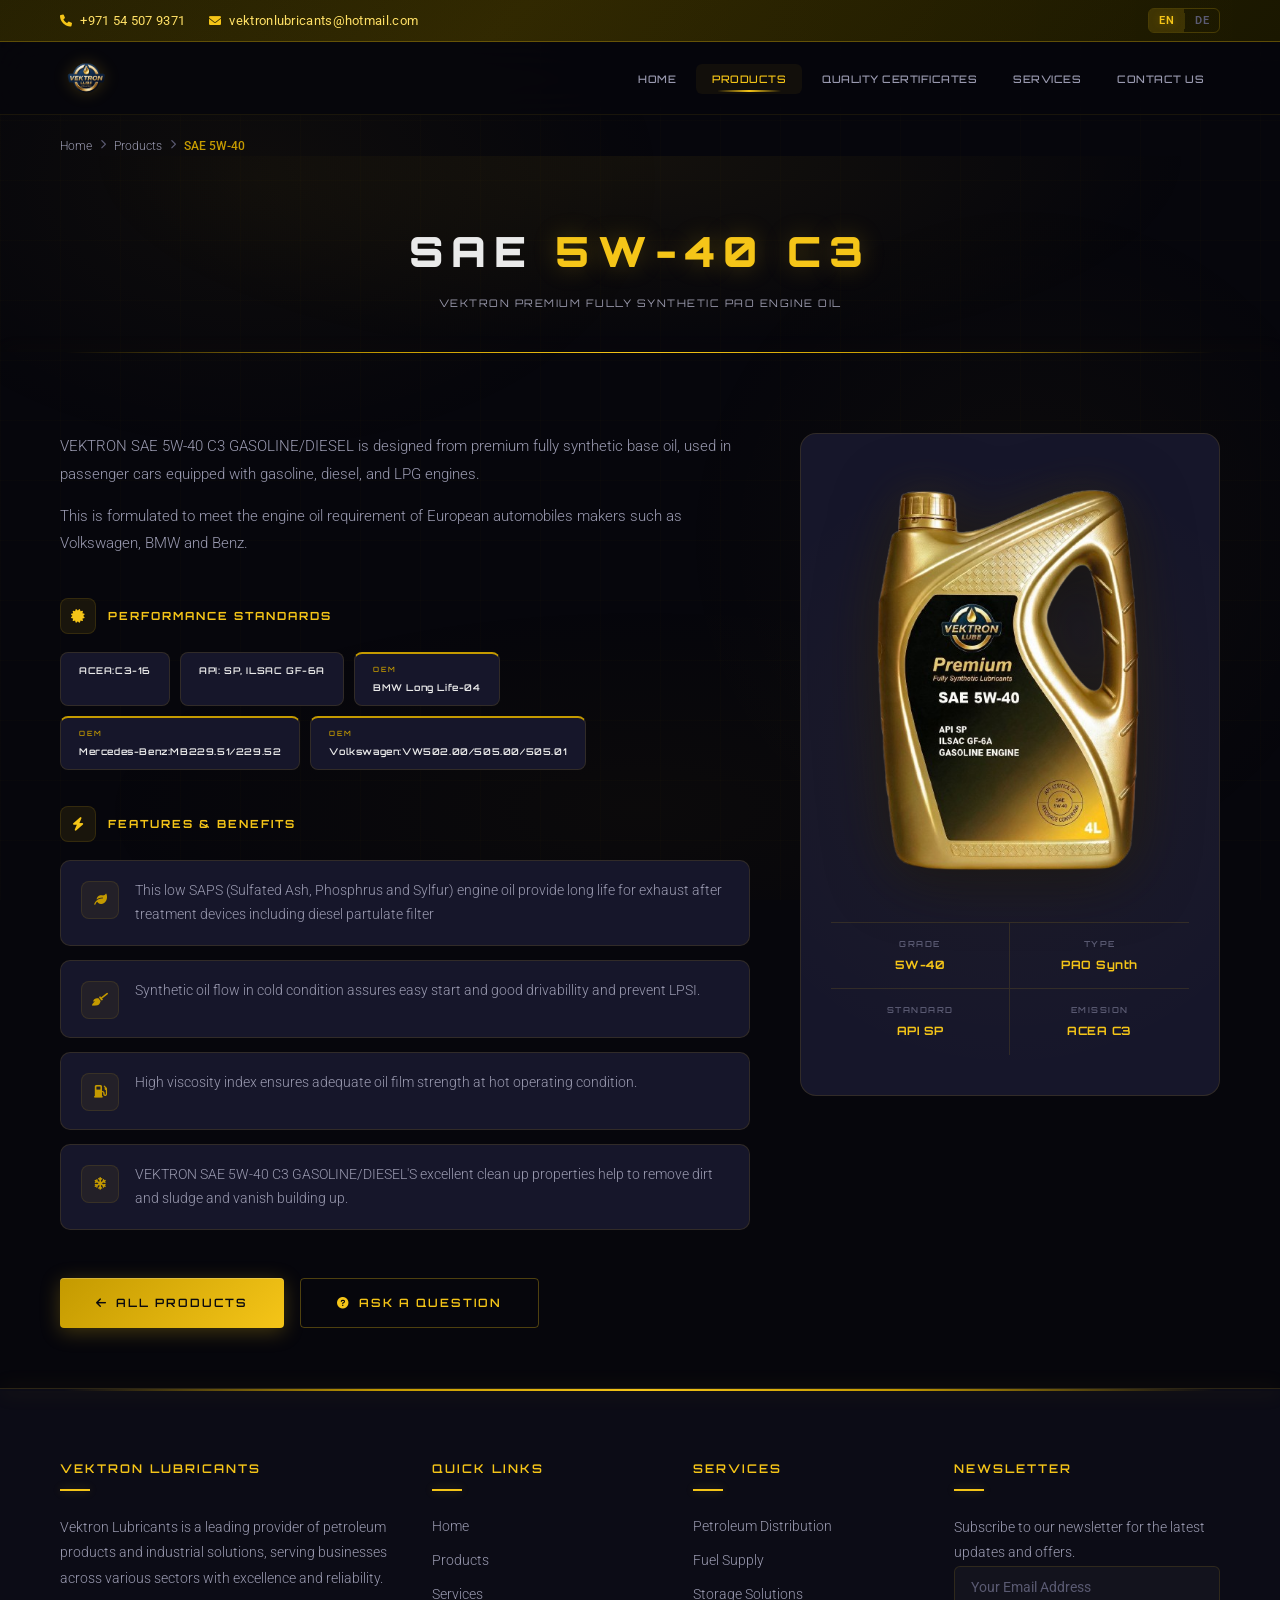
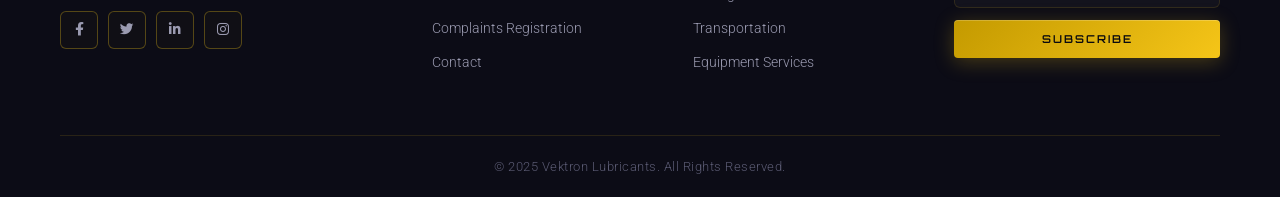
<file: SAE-5W-40.html>
<!DOCTYPE html>
<html lang="en">
<head>
    <meta charset="UTF-8">
    <meta name="viewport" content="width=device-width, initial-scale=1.0">
    <title>Vektron Lubricants - SAE 5W-40</title>
    <link rel="shortcut icon" href="image/transparent-images/Vecktron_Logos-removebg-preview.png" type="image/x-icon">

    <link href="https://fonts.googleapis.com/css2?family=Orbitron:wght@400;500;600;700;800;900&family=Roboto:wght@300;400;500;700&display=swap" rel="stylesheet">
    <link rel="stylesheet" href="https://cdnjs.cloudflare.com/ajax/libs/font-awesome/6.0.0-beta3/css/all.min.css">
    <link rel="stylesheet" href="assets/SAE-5W-40.css">

    <style>
      /* ========== LANGUAGE TOGGLE ========== */
      .lang-toggle {
        display: flex;
        align-items: center;
        gap: 0;
        border-radius: 6px;
        overflow: hidden;
        border: 1px solid rgba(245, 197, 24, 0.2);
        flex-shrink: 0;
        margin-left: 4px;
      }

      .lang-btn {
        background: transparent;
        border: none;
        color: var(--text-muted, #5a5a72);
        padding: 5px 10px;
        font-size: 0.68rem;
        font-weight: 600;
        cursor: pointer;
        transition: all 0.3s ease;
        font-family: var(--font-body, 'Roboto', sans-serif);
        letter-spacing: 0.5px;
      }

      .lang-btn.active {
        background: rgba(245, 197, 24, 0.15);
        color: var(--yellow-bright, #f5c518);
        text-shadow: 0 0 8px rgba(245, 197, 24, 0.3);
      }

      .lang-btn:hover:not(.active) {
        color: var(--text-secondary, #9a9ab0);
        background: rgba(255, 255, 255, 0.03);
      }

      .lang-divider {
        width: 1px;
        height: 16px;
        background: rgba(245, 197, 24, 0.15);
      }

      /* ========== TRANSLATION FADE ========== */
      [data-i18n],
      [data-i18n-html],
      [data-i18n-ph] {
        transition: opacity 0.25s ease;
      }
      [data-i18n].lang-switching,
      [data-i18n-html].lang-switching,
      [data-i18n-ph].lang-switching {
        opacity: 0;
      }
    </style>
</head>
<body>
    <!-- ===== PARTICLES ===== -->
    <div class="particles-container" id="particles"></div>

    <!-- ===== HEADER ===== -->
    <header>
        <div class="header-top">
            <div class="container">
                <div class="header-top-content">
                    <div class="header-contact">
                        <a href="tel:+971545079371"><i class="fas fa-phone"></i> +971 54 507 9371</a>
                        <a href="mailto:vektronlubricants@hotmail.com"><i class="fas fa-envelope"></i> vektronlubricants@hotmail.com</a>
                    </div>
                    

                        <div class="lang-toggle">
                            <button class="lang-btn active" data-lang="en" aria-label="English">EN</button>
                            <div class="lang-divider"></div>
                            <button class="lang-btn" data-lang="de" aria-label="Deutsch">DE</button>
                        </div>
                    </div>
                </div>
            </div>
        </div>
        <div class="header-main" id="headerMain">
            <div class="container">
                <div class="header-content">
                    <div class="logo">
                        <a href="index.html">
                            <img src="image/transparent-images/Vecktron_Logos-removebg-preview.png" style="height: 52px; width: auto;" alt="Vektron Lubricants">
                        </a>
                    </div>
                    <button class="mobile-menu-btn" aria-label="Toggle menu">
                        <i class="fas fa-bars"></i>
                    </button>
                    <nav>
                        <ul>
                            <li><a href="index.html" data-i18n="nav_home">Home</a></li>
                            <li><a href="product.html" class="active" data-i18n="nav_products">Products</a></li>
                            <li><a href="quality.html" data-i18n="nav_quality">Quality Certificates</a></li>
                            <li><a href="service.html" data-i18n="nav_services">Services</a></li>
                            <li><a href="contact.html" data-i18n="nav_contact_us">Contact Us</a></li>
                        </ul>
                    </nav>
                </div>
            </div>
        </div>
    </header>

    <!-- ===== BREADCRUMB ===== -->
    <div class="breadcrumb">
        <div class="container">
            <div class="breadcrumb-inner">
                <a href="index.html" data-i18n="breadcrumb_home">Home</a>
                <span class="sep"><i class="fas fa-chevron-right"></i></span>
                <a href="product.html" data-i18n="breadcrumb_products">Products</a>
                <span class="sep"><i class="fas fa-chevron-right"></i></span>
                <span class="current" data-i18n="breadcrumb_current">SAE 5W-40</span>
            </div>
        </div>
    </div>

    <!-- ===== PAGE BANNER ===== -->
    <div class="page-banner">
        <div class="container">
            <h1 data-i18n-html="banner_title">SAE <span>5W-40 C3</span></h1>
            <p class="product-subtitle" data-i18n="banner_subtitle">Vektron Premium Fully Synthetic PAO Engine Oil</p>
        </div>
    </div>

    <!-- ===== PRODUCT DETAIL ===== -->
    <section class="product-detail">
        <div class="container">
            <div class="product-layout">

                <!-- Left: Product Information -->
                <div class="product-info">

                    <div class="product-description reveal">
                        <p data-i18n="desc_para1">VEKTRON SAE 5W-40 C3 GASOLINE/DIESEL is designed from premium fully synthetic base oil, used in passenger cars equipped with gasoline, diesel, and LPG engines.</p>
                        <p style="margin-top: 14px;" data-i18n="desc_para2">This is formulated to meet the engine oil requirement of European automobiles makers such as Volkswagen, BMW and Benz.</p>
                    </div>

                    <!-- Performance Standards -->
                    <div class="data-block reveal reveal-delay-1">
                        <div class="data-block-header">
                            <div class="block-icon"><i class="fas fa-certificate"></i></div>
                            <h3 data-i18n="section_standards">Performance Standards</h3>
                        </div>
                        <div class="spec-badges">
                            <div class="spec-badge"><span>ACEA:C3-16</span></div>
                            <div class="spec-badge"><span>API: SP, ILSAC GF-6A</span></div>

                            <div class="spec-badge oem">
                                <span class="oem-label">OEM</span>
                                <span>BMW Long Life-04</span>
                            </div>
                            <div class="spec-badge oem">
                                <span class="oem-label">OEM</span>
                                <span>Mercedes-Benz:MB229.51/229.52</span>
                            </div>
                            <div class="spec-badge oem">
                                <span class="oem-label">OEM</span>
                                <span>Volkswagen:VW502.00/505.00/505.01</span>
                            </div>
                        </div>
                    </div>

                    <!-- Features & Benefits -->
                    <div class="data-block reveal reveal-delay-2">
                        <div class="data-block-header">
                            <div class="block-icon"><i class="fas fa-bolt"></i></div>
                            <h3 data-i18n="section_features">Features & Benefits</h3>
                        </div>
                        <div class="feature-list">
                            <div class="feature-list-item reveal reveal-delay-2">
                                <div class="fli-icon"><i class="fas fa-leaf"></i></div>
                                <span class="fli-text" data-i18n="fl_saps">This low SAPS (Sulfated Ash, Phosphrus and Sylfur) engine oil provide long life for exhaust after treatment devices including diesel partulate filter</span>
                            </div>
                            <div class="feature-list-item reveal reveal-delay-3">
                                <div class="fli-icon"><i class="fas fa-broom"></i></div>
                                <span class="fli-text" data-i18n="fl_cold_flow">Synthetic oil flow in cold condition assures easy start and good drivabillity and prevent LPSI.</span>
                            </div>
                            <div class="feature-list-item reveal reveal-delay-3">
                                <div class="fli-icon"><i class="fas fa-gas-pump"></i></div>
                                <span class="fli-text" data-i18n="fl_viscosity">High viscosity index ensures adequate oil film strength at hot operating condition.</span>
                            </div>
                            <div class="feature-list-item reveal reveal-delay-4">
                                <div class="fli-icon"><i class="fas fa-snowflake"></i></div>
                                <span class="fli-text" data-i18n="fl_cleanup">VEKTRON SAE 5W-40 C3 GASOLINE/DIESEL'S excellent clean up properties help to remove dirt and sludge and vanish building up.</span>
                            </div>
                        </div>
                    </div>

                    <!-- Actions -->
                    <div class="product-actions reveal">
                        <a href="product.html" class="btn" data-i18n-html="action_all_products">
                            <i class="fas fa-arrow-left"></i> All Products
                        </a>
                        <a href="contact.html" class="btn-ghost btn" data-i18n-html="action_ask_question">
                            <i class="fas fa-question-circle"></i> Ask a Question
                        </a>
                    </div>
                </div>

                <!-- Right: Product Image -->
                <div class="product-image-section reveal">
                    <div class="product-image-wrapper">
                        <img src="image/transparent-images/5W-40-new.png" alt="SAE 5W-40 Product">

                        <div class="product-quick-specs">
                            <div class="quick-spec">
                                <div class="qs-label" data-i18n="qs_grade_label">Grade</div>
                                <div class="qs-value">5W-40</div>
                            </div>
                            <div class="quick-spec">
                                <div class="qs-label" data-i18n="qs_type_label">Type</div>
                                <div class="qs-value" data-i18n="qs_type_value">PAO Synth</div>
                            </div>
                            <div class="quick-spec">
                                <div class="qs-label" data-i18n="qs_std_label">Standard</div>
                                <div class="qs-value">API SP</div>
                            </div>
                            <div class="quick-spec">
                                <div class="qs-label" data-i18n="qs_emi_label">Emission</div>
                                <div class="qs-value">ACEA C3</div>
                            </div>
                        </div>
                    </div>
                </div>

            </div>
        </div>
    </section>

    <!-- ===== FOOTER ===== -->
    <footer>
        <div class="container">
            <div class="footer-content">
                <div class="footer-widget">
                    <h3 data-i18n="footer_about">Vektron Lubricants</h3>
                    <p data-i18n="footer_about_text">Vektron Lubricants is a leading provider of petroleum products and industrial solutions, serving businesses across various sectors with excellence and reliability.</p>
                    <div class="social-links">
                        <a href="#" aria-label="Facebook"><i class="fab fa-facebook-f"></i></a>
                        <a href="#" aria-label="Twitter"><i class="fab fa-twitter"></i></a>
                        <a href="#" aria-label="LinkedIn"><i class="fab fa-linkedin-in"></i></a>
                        <a href="#" aria-label="Instagram"><i class="fab fa-instagram"></i></a>
                    </div>
                </div>
                <div class="footer-widget">
                    <h3 data-i18n="footer_quick_links">Quick Links</h3>
                    <ul class="footer-links">
                        <li><a href="index.html" data-i18n="nav_home">Home</a></li>
                        <li><a href="product.html" data-i18n="nav_products">Products</a></li>
                        <li><a href="service.html" data-i18n="nav_services">Services</a></li>
                        <li><a href="crg.html" data-i18n="footer_complaints">Complaints Registration</a></li>
                        <li><a href="contact.html" data-i18n="nav_contact">Contact</a></li>
                    </ul>
                </div>
                <div class="footer-widget">
                    <h3 data-i18n="nav_services">Services</h3>
                    <ul class="footer-links">
                        <li><a href="#" data-i18n="srv1_title">Petroleum Distribution</a></li>
                        <li><a href="#" data-i18n="srv2_title">Fuel Supply</a></li>
                        <li><a href="#" data-i18n="srv3_title">Storage Solutions</a></li>
                        <li><a href="#" data-i18n="srv4_title">Transportation</a></li>
                        <li><a href="#" data-i18n="srv5_title">Equipment Services</a></li>
                    </ul>
                </div>
                <div class="footer-widget">
                    <h3 data-i18n="footer_newsletter">Newsletter</h3>
                    <p data-i18n="footer_newsletter_text">Subscribe to our newsletter for the latest updates and offers.</p>
                    <form id="newsletterForm">
                        <div class="form-group">
                            <input type="email" data-i18n-ph="ph_email" placeholder="Your Email Address" required>
                        </div>
                        <button type="submit" class="btn" data-i18n="btn_subscribe">Subscribe</button>
                    </form>
                </div>
            </div>
            <div class="footer-bottom">
                <p data-i18n="footer_copyright">&copy; 2025 Vektron Lubricants. All Rights Reserved.</p>
            </div>
        </div>
    </footer>

    <script>
      // ============================================
      // TRANSLATIONS
      // ============================================
      const translations = {
        en: {
          nav_home: "Home",
          nav_products: "Products",
          nav_quality: "Quality Certificates",
          nav_services: "Services",
          nav_contact_us: "Contact Us",
          nav_contact: "Contact",
          breadcrumb_home: "Home",
          breadcrumb_products: "Products",
          breadcrumb_current: "SAE 5W-40",
          banner_title: 'SAE <span>5W-40 C3</span>',
          banner_subtitle: "Vektron Premium Fully Synthetic PAO Engine Oil",
          desc_para1: "VEKTRON SAE 5W-40 C3 GASOLINE/DIESEL is designed from premium fully synthetic base oil, used in passenger cars equipped with gasoline, diesel, and LPG engines.",
          desc_para2: "This is formulated to meet the engine oil requirement of European automobiles makers such as Volkswagen, BMW and Benz.",
          section_standards: "Performance Standards",
          section_features: "Features & Benefits",
          fl_saps: "This low SAPS (Sulfated Ash, Phosphrus and Sylfur) engine oil provide long life for exhaust after treatment devices including diesel partulate filter",
          fl_cold_flow: "Synthetic oil flow in cold condition assures easy start and good drivabillity and prevent LPSI.",
          fl_viscosity: "High viscosity index ensures adequate oil film strength at hot operating condition.",
          fl_cleanup: "VEKTRON SAE 5W-40 C3 GASOLINE/DIESEL'S excellent clean up properties help to remove dirt and sludge and vanish building up.",
          action_all_products: '<i class="fas fa-arrow-left"></i> All Products',
          action_ask_question: '<i class="fas fa-question-circle"></i> Ask a Question',
          qs_grade_label: "Grade",
          qs_type_label: "Type",
          qs_type_value: "PAO Synth",
          qs_std_label: "Standard",
          qs_emi_label: "Emission",
          footer_about: "Vektron Lubricants",
          footer_about_text: "Vektron Lubricants is a leading provider of petroleum products and industrial solutions, serving businesses across various sectors with excellence and reliability.",
          footer_quick_links: "Quick Links",
          footer_complaints: "Complaints Registration",
          srv1_title: "Petroleum Distribution",
          srv2_title: "Fuel Supply",
          srv3_title: "Storage Solutions",
          srv4_title: "Transportation",
          srv5_title: "Equipment Services",
          footer_newsletter: "Newsletter",
          footer_newsletter_text: "Subscribe to our newsletter for the latest updates and offers.",
          ph_email: "Your Email Address",
          btn_subscribe: "Subscribe",
          footer_copyright: "\u00A9 2025 Vektron Lubricants. All Rights Reserved."
        },
        de: {
          nav_home: "Startseite",
          nav_products: "Produkte",
          nav_quality: "Qualit\u00E4tszertifikate",
          nav_services: "Dienstleistungen",
          nav_contact_us: "Kontaktieren Sie uns",
          nav_contact: "Kontakt",
          breadcrumb_home: "Startseite",
          breadcrumb_products: "Produkte",
          breadcrumb_current: "SAE 5W-40",
          banner_title: 'SAE <span>5W-40 C3</span>',
          banner_subtitle: "Vektron Premium Vollsynthetisches PAO-Motor\u00F6l",
          desc_para1: "VEKTRON SAE 5W-40 C3 BENZIN/DIESEL wird aus hochwertigem vollsynthetischen Grund\u00F6l hergestellt und wird in Personenkraftwagen mit Benzin-, Diesel- und LPG-Motoren verwendet.",
          desc_para2: "Es ist formuliert, um die Motor\u00F6lanforderungen europ\u00E4ischer Automobilhersteller wie Volkswagen, BMW und Benz zu erf\u00FCllen.",
          section_standards: "Leistungsstandards",
          section_features: "Eigenschaften & Vorteile",
          fl_saps: "Dieses niedrige SAPS (sulfatierte Asche, Phosphor und Schwefel) Motor\u00F6l gew\u00E4hrleistet eine lange Lebensdauer von Abgasnachbehandlungseinrichtungen, einschlie\u00DFlich Dieselpartikelfilter",
          fl_cold_flow: "Der synthetische \u00D6lfluss bei K\u00E4lte gew\u00E4hrleistet einen einfachen Start und gute Fahrbarkeit und verhindert LPSI.",
          fl_viscosity: "Ein hoher Viskosit\u00E4tsindex sorgt f\u00FCr eine ausreichende \u00D6lfilmst\u00E4rke bei hei\u00DFen Betriebsbedingungen.",
          fl_cleanup: "Die hervorragenden Reinigungseigenschaften von VEKTRON SAE 5W-40 C3 BENZIN/DIESEL helfen, Schmutz und Schlamm zu entfernen und Ablagerungen zu beseitigen.",
          action_all_products: '<i class="fas fa-arrow-left"></i> Alle Produkte',
          action_ask_question: '<i class="fas fa-question-circle"></i> Eine Frage stellen',
          qs_grade_label: "Viskosit\u00E4t",
          qs_type_label: "Typ",
          qs_type_value: "PAO-Synth.",
          qs_std_label: "Norm",
          qs_emi_label: "Emission",
          footer_about: "Vektron Schmierstoffe",
          footer_about_text: "Vektron Schmierstoffe ist ein f\u00FChrender Anbieter von Erd\u00F6lprodukten und industriellen L\u00F6sungen, der Unternehmen in verschiedenen Branchen mit Exzellenz und Zuverl\u00E4ssigkeit bedient.",
          footer_quick_links: "Schnelllinks",
          footer_complaints: "Beschwerderegistrierung",
          srv1_title: "Erd\u00F6lverteilung",
          srv2_title: "Kraftstoffversorgung",
          srv3_title: "Lagerl\u00F6sungen",
          srv4_title: "Transport",
          srv5_title: "Ausr\u00FCstungsservice",
          footer_newsletter: "Newsletter",
          footer_newsletter_text: "Abonnieren Sie unseren Newsletter f\u00FCr die neuesten Updates und Angebote.",
          ph_email: "Ihre E-Mail-Adresse",
          btn_subscribe: "Abonnieren",
          footer_copyright: "\u00A9 2025 Vektron Schmierstoffe. Alle Rechte vorbehalten."
        }
      };

      let currentLang = 'en';

      function applyLanguage(lang) {
        const t = translations[lang];
        if (!t) return;

        const textEls = document.querySelectorAll('[data-i18n]');
        const htmlEls = document.querySelectorAll('[data-i18n-html]');
        const phEls = document.querySelectorAll('[data-i18n-ph]');
        const allEls = [...textEls, ...htmlEls, ...phEls];

        allEls.forEach(el => el.classList.add('lang-switching'));

        setTimeout(() => {
          textEls.forEach(el => {
            const key = el.getAttribute('data-i18n');
            if (t[key] !== undefined) el.textContent = t[key];
          });

          htmlEls.forEach(el => {
            const key = el.getAttribute('data-i18n-html');
            if (t[key] !== undefined) el.innerHTML = t[key];
          });

          phEls.forEach(el => {
            const key = el.getAttribute('data-i18n-ph');
            if (t[key] !== undefined) el.placeholder = t[key];
          });

          document.documentElement.lang = lang;

          allEls.forEach(el => el.classList.remove('lang-switching'));
        }, 250);
      }

      document.querySelectorAll('.lang-btn').forEach(btn => {
        btn.addEventListener('click', () => {
          const lang = btn.getAttribute('data-lang');
          if (lang === currentLang) return;

          document.querySelectorAll('.lang-btn').forEach(b => b.classList.remove('active'));
          btn.classList.add('active');

          currentLang = lang;
          applyLanguage(lang);
        });
      });

      // ========== PARTICLES ==========
      (function createParticles() {
        const container = document.getElementById('particles');
        if (!container) return;
        for (let i = 0; i < 30; i++) {
          const p = document.createElement('div');
          p.classList.add('particle');
          p.style.left = Math.random() * 100 + '%';
          p.style.animationDuration = (8 + Math.random() * 12) + 's';
          p.style.animationDelay = (Math.random() * 10) + 's';
          p.style.width = p.style.height = (1 + Math.random() * 2.5) + 'px';
          container.appendChild(p);
        }
      })();

      // ========== HEADER SCROLL ==========
      const headerMain = document.getElementById('headerMain');
      window.addEventListener('scroll', () => {
        headerMain.classList.toggle('scrolled', window.scrollY > 50);
      });

      // ========== SCROLL REVEAL ==========
      const revealElements = document.querySelectorAll('.reveal');
      const revealObserver = new IntersectionObserver((entries) => {
        entries.forEach(entry => {
          if (entry.isIntersecting) entry.target.classList.add('visible');
        });
      }, { threshold: 0.1, rootMargin: '0px 0px -40px 0px' });
      revealElements.forEach(el => revealObserver.observe(el));

      // ========== MOBILE MENU ==========
      const mobileMenuBtn = document.querySelector('.mobile-menu-btn');
      const nav = document.querySelector('nav');

      mobileMenuBtn.addEventListener('click', () => {
        nav.classList.toggle('active');
        const icon = mobileMenuBtn.querySelector('i');
        icon.classList.toggle('fa-bars');
        icon.classList.toggle('fa-times');
      });

      document.querySelectorAll('nav ul li a').forEach(link => {
        link.addEventListener('click', () => {
          nav.classList.remove('active');
          const icon = mobileMenuBtn.querySelector('i');
          icon.classList.add('fa-bars');
          icon.classList.remove('fa-times');
        });
      });

      // ========== TOAST ==========
      function showToast(message) {
        const existing = document.querySelector('.toast');
        if (existing) existing.remove();

        const toast = document.createElement('div');
        toast.className = 'toast';
        toast.innerHTML = `
          <button class="toast-close" onclick="this.parentElement.remove()"><i class="fas fa-times"></i></button>
          <span>${message}</span>
        `;
        document.body.appendChild(toast);

        requestAnimationFrame(() => {
          requestAnimationFrame(() => toast.classList.add('show'));
        });

        setTimeout(() => {
          toast.classList.remove('show');
          setTimeout(() => toast.remove(), 400);
        }, 4000);
      }

      // ========== NEWSLETTER ==========
      const newsletterForm = document.getElementById('newsletterForm');
      newsletterForm.addEventListener('submit', (e) => {
        e.preventDefault();
        const email = newsletterForm.querySelector('input[type="email"]').value.trim();
        if (!email) {
          const errMsg = currentLang === 'de'
            ? '<i class="fas fa-exclamation-circle" style="color:var(--yellow-bright);margin-right:8px;"></i> Bitte geben Sie eine g\u00FCltige E-Mail-Adresse ein.'
            : '<i class="fas fa-exclamation-circle" style="color:var(--yellow-bright);margin-right:8px;"></i> Please enter a valid email address.';
          showToast(errMsg);
          return;
        }
        const successMsg = currentLang === 'de'
          ? `<i class="fas fa-check-circle" style="color:var(--yellow-bright);margin-right:8px;"></i> Erfolgreich abonniert mit ${email}!`
          : `<i class="fas fa-check-circle" style="color:var(--yellow-bright);margin-right:8px;"></i> Subscribed successfully with ${email}!`;
        showToast(successMsg);
        newsletterForm.reset();
      });
    </script>
</body>
</html>
</file>
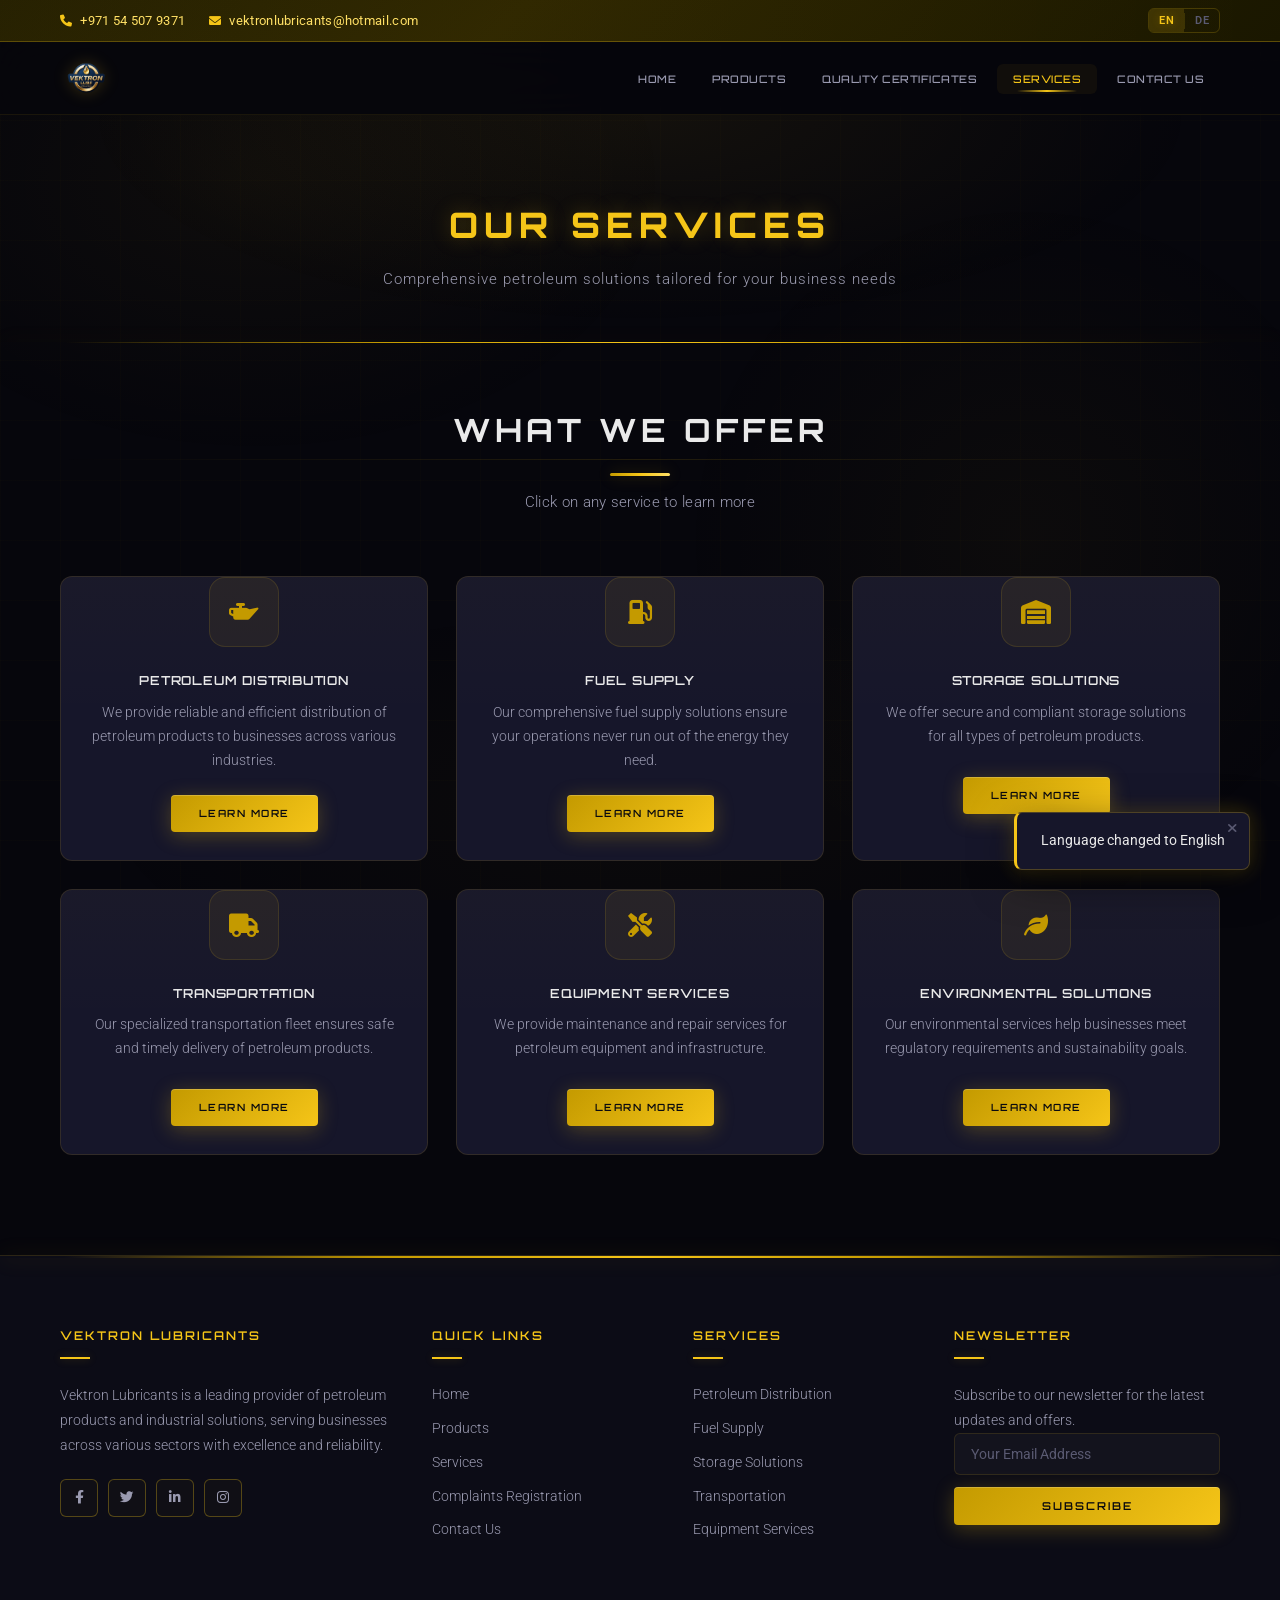
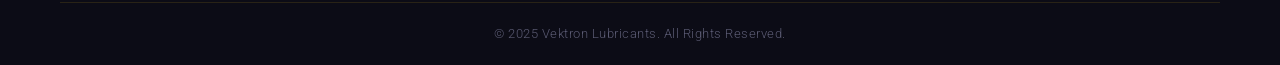
<file: service.html>
<!DOCTYPE html>
<html lang="en">
<head>
    <meta charset="UTF-8">
    <meta name="viewport" content="width=device-width, initial-scale=1.0">
    <title>Vektron Lubricants - Services</title>
    <link rel="shortcut icon" href="image/transparent-images/Vecktron_Logos-removebg-preview.png" type="image/x-icon">

    <link href="https://fonts.googleapis.com/css2?family=Orbitron:wght@400;500;600;700;800;900&family=Roboto:wght@300;400;500;700&display=swap" rel="stylesheet">
    <link rel="stylesheet" href="https://cdnjs.cloudflare.com/ajax/libs/font-awesome/6.0.0-beta3/css/all.min.css">

    <style>
      /* ========== RESET & BASE ========== */
      *, *::before, *::after {
        margin: 0;
        padding: 0;
        box-sizing: border-box;
      }

      :root {
        --bg-primary: #06060c;
        --bg-secondary: #0c0c16;
        --bg-surface: #111120;
        --bg-card: #16162a;
        --bg-card-hover: #1c1c38;
        --yellow-bright: #f5c518;
        --yellow-light: #ffe066;
        --yellow-dark: #c49a00;
        --yellow-glow: rgba(245, 197, 24, 0.25);
        --yellow-glow-strong: rgba(245, 197, 24, 0.5);
        --text-primary: #eaeaea;
        --text-secondary: #9a9ab0;
        --text-muted: #5a5a72;
        --border-color: rgba(245, 197, 24, 0.12);
        --border-glow: rgba(245, 197, 24, 0.3);
        --glass-bg: rgba(12, 12, 22, 0.7);
        --glass-border: rgba(245, 197, 24, 0.08);
        --transition-smooth: all 0.4s cubic-bezier(0.25, 0.46, 0.45, 0.94);
        --font-display: 'Orbitron', sans-serif;
        --font-body: 'Roboto', sans-serif;
      }

      html { scroll-behavior: smooth; }

      body {
        font-family: var(--font-body);
        background: var(--bg-primary);
        color: var(--text-primary);
        overflow-x: hidden;
        line-height: 1.7;
      }

      .container {
        max-width: 1200px;
        margin: 0 auto;
        padding: 0 20px;
      }

      a {
        text-decoration: none;
        color: inherit;
        transition: var(--transition-smooth);
      }

      img { max-width: 100%; display: block; }
      ul { list-style: none; }

      /* ========== ANIMATED BACKGROUND ========== */
      body::before {
        content: '';
        position: fixed;
        top: 0; left: 0;
        width: 100%; height: 100%;
        background:
          radial-gradient(ellipse 600px 400px at 20% 20%, rgba(245, 197, 24, 0.04) 0%, transparent 70%),
          radial-gradient(ellipse 500px 500px at 80% 60%, rgba(245, 197, 24, 0.03) 0%, transparent 70%),
          radial-gradient(ellipse 800px 300px at 50% 90%, rgba(196, 154, 0, 0.03) 0%, transparent 70%);
        pointer-events: none;
        z-index: 0;
        animation: bgPulse 8s ease-in-out infinite alternate;
      }

      @keyframes bgPulse {
        0% { opacity: 0.6; }
        100% { opacity: 1; }
      }

      body::after {
        content: '';
        position: fixed;
        top: 0; left: 0;
        width: 100%; height: 100%;
        background-image:
          linear-gradient(rgba(245, 197, 24, 0.015) 1px, transparent 1px),
          linear-gradient(90deg, rgba(245, 197, 24, 0.015) 1px, transparent 1px);
        background-size: 60px 60px;
        pointer-events: none;
        z-index: 0;
      }

      /* ========== PARTICLES ========== */
      .particles-container {
        position: fixed;
        top: 0; left: 0;
        width: 100%; height: 100%;
        pointer-events: none;
        z-index: 0;
        overflow: hidden;
      }

      .particle {
        position: absolute;
        width: 2px; height: 2px;
        background: var(--yellow-bright);
        border-radius: 50%;
        opacity: 0;
        animation: particleFloat linear infinite;
      }

      @keyframes particleFloat {
        0% { opacity: 0; transform: translateY(100vh) translateX(0) scale(0); }
        10% { opacity: 0.8; transform: translateY(90vh) translateX(10px) scale(1); }
        90% { opacity: 0.3; }
        100% { opacity: 0; transform: translateY(-10vh) translateX(-20px) scale(0.5); }
      }

      /* ========== HEADER ========== */
      header { position: relative; z-index: 1000; }

      .header-top {
        background: linear-gradient(135deg, #1a1700 0%, #2a2300 40%, #1a1700 100%);
        border-bottom: 1px solid var(--border-glow);
        padding: 8px 0;
        position: relative;
        overflow: hidden;
      }

      .header-top::before {
        content: '';
        position: absolute;
        top: 0; left: -100%;
        width: 200%; height: 100%;
        background: linear-gradient(90deg, transparent, rgba(245, 197, 24, 0.06), transparent);
        animation: headerSweep 4s ease-in-out infinite;
      }

      @keyframes headerSweep {
        0% { transform: translateX(-50%); }
        100% { transform: translateX(50%); }
      }

      .header-top-content {
        display: flex;
        justify-content: space-between;
        align-items: center;
        position: relative;
        z-index: 1;
      }

      .header-contact {
        display: flex;
        gap: 24px;
        flex-wrap: wrap;
      }

      .header-contact a {
        font-size: 0.8rem;
        color: var(--yellow-light);
        display: flex;
        align-items: center;
        gap: 8px;
        letter-spacing: 0.3px;
      }

      .header-contact a i {
        color: var(--yellow-bright);
        font-size: 0.75rem;
      }

      .header-contact a:hover {
        color: #fff;
        text-shadow: 0 0 10px var(--yellow-glow);
      }

      .header-social { display: flex; gap: 12px; align-items: center; }

      .header-social a {
        width: 28px; height: 28px;
        border-radius: 50%;
        border: 1px solid rgba(245, 197, 24, 0.2);
        display: flex;
        align-items: center;
        justify-content: center;
        font-size: 0.7rem;
        color: var(--yellow-bright);
        transition: var(--transition-smooth);
      }

      .header-social a:hover {
        background: var(--yellow-bright);
        color: var(--bg-primary);
        box-shadow: 0 0 15px var(--yellow-glow-strong);
      }

      /* Language Toggle */
      .lang-toggle {
        display: flex;
        align-items: center;
        gap: 0;
        border-radius: 6px;
        overflow: hidden;
        border: 1px solid rgba(245, 197, 24, 0.2);
        flex-shrink: 0;
        margin-left: 4px;
      }

      .lang-btn {
        background: transparent;
        border: none;
        color: var(--text-muted);
        padding: 5px 10px;
        font-size: 0.68rem;
        font-weight: 600;
        cursor: pointer;
        transition: all 0.3s ease;
        font-family: var(--font-body);
        letter-spacing: 0.5px;
      }

      .lang-btn.active {
        background: rgba(245, 197, 24, 0.15);
        color: var(--yellow-bright);
        text-shadow: 0 0 8px rgba(245, 197, 24, 0.3);
      }

      .lang-btn:hover:not(.active) {
        color: var(--text-secondary);
        background: rgba(255, 255, 255, 0.03);
      }

      .lang-divider {
        width: 1px;
        height: 16px;
        background: rgba(245, 197, 24, 0.15);
      }

      .header-main {
        background: rgba(6, 6, 12, 0.85);
        backdrop-filter: blur(20px);
        -webkit-backdrop-filter: blur(20px);
        border-bottom: 1px solid var(--glass-border);
        padding: 0;
        position: sticky;
        top: 0;
        z-index: 999;
        transition: var(--transition-smooth);
      }

      .header-main.scrolled {
        background: rgba(6, 6, 12, 0.95);
        box-shadow: 0 4px 30px rgba(0, 0, 0, 0.5), 0 0 40px rgba(245, 197, 24, 0.03);
      }

      .header-content {
        display: flex;
        align-items: center;
        justify-content: space-between;
        height: 72px;
      }

      .logo img {
        height: 52px;
        width: auto;
        filter: drop-shadow(0 0 8px rgba(245, 197, 24, 0.2));
        transition: var(--transition-smooth);
      }

      .logo:hover img {
        filter: drop-shadow(0 0 16px rgba(245, 197, 24, 0.4));
      }

      nav ul { display: flex; gap: 4px; }

      nav ul li a {
        padding: 8px 16px;
        font-size: 0.65rem;
        font-weight: 500;
        color: var(--text-secondary);
        border-radius: 6px;
        position: relative;
        letter-spacing: 0.5px;
        text-transform: uppercase;
        font-family: var(--font-display);
      }

      nav ul li a::after {
        content: '';
        position: absolute;
        bottom: 2px;
        left: 50%;
        transform: translateX(-50%);
        width: 0; height: 2px;
        background: linear-gradient(90deg, transparent, var(--yellow-bright), transparent);
        border-radius: 2px;
        transition: width 0.3s ease;
      }

      nav ul li a:hover,
      nav ul li a.active {
        color: var(--yellow-bright);
        background: rgba(245, 197, 24, 0.05);
      }

      nav ul li a:hover::after,
      nav ul li a.active::after {
        width: 60%;
      }

      .mobile-menu-btn {
        display: none;
        background: transparent;
        border: 1px solid var(--border-glow);
        color: var(--yellow-bright);
        width: 44px; height: 44px;
        border-radius: 8px;
        cursor: pointer;
        font-size: 1.1rem;
        transition: var(--transition-smooth);
      }

      .mobile-menu-btn:hover {
        background: rgba(245, 197, 24, 0.1);
        box-shadow: 0 0 20px var(--yellow-glow);
      }

      /* ========== BUTTONS ========== */
      .btn {
        display: inline-flex;
        align-items: center;
        gap: 8px;
        padding: 14px 36px;
        font-family: var(--font-display);
        font-size: 0.72rem;
        font-weight: 600;
        text-transform: uppercase;
        letter-spacing: 2px;
        border: none;
        border-radius: 4px;
        cursor: pointer;
        transition: var(--transition-smooth);
        position: relative;
        overflow: hidden;
        background: linear-gradient(135deg, var(--yellow-dark), var(--yellow-bright));
        color: #0a0a0f;
        box-shadow: 0 4px 20px var(--yellow-glow), inset 0 1px 0 rgba(255,255,255,0.2);
      }

      .btn::before {
        content: '';
        position: absolute;
        top: 0; left: -100%;
        width: 100%; height: 100%;
        background: linear-gradient(90deg, transparent, rgba(255,255,255,0.2), transparent);
        transition: left 0.5s ease;
      }

      .btn:hover {
        transform: translateY(-2px);
        box-shadow: 0 8px 35px var(--yellow-glow-strong), 0 0 60px rgba(245, 197, 24, 0.15), inset 0 1px 0 rgba(255,255,255,0.3);
      }

      .btn:hover::before { left: 100%; }
      .btn:active { transform: translateY(0); }

      /* ========== PAGE BANNER ========== */
      .page-banner {
        position: relative;
        z-index: 1;
        padding: 80px 0 50px;
        text-align: center;
        overflow: hidden;
      }

      .page-banner::before {
        content: '';
        position: absolute;
        top: 0; left: 0;
        width: 100%; height: 100%;
        background: radial-gradient(ellipse 800px 300px at 50% 0%, rgba(245, 197, 24, 0.06) 0%, transparent 70%);
        pointer-events: none;
      }

      .page-banner h1 {
        font-family: var(--font-display);
        font-size: 2.2rem;
        font-weight: 800;
        text-transform: uppercase;
        letter-spacing: 6px;
        color: var(--text-primary);
        margin-bottom: 12px;
        position: relative;
      }

      .page-banner h1 span {
        color: var(--yellow-bright);
        text-shadow: 0 0 20px var(--yellow-glow);
      }

      .page-banner p {
        color: var(--text-secondary);
        font-size: 0.95rem;
        font-weight: 300;
        letter-spacing: 1px;
      }

      .page-banner::after {
        content: '';
        position: absolute;
        bottom: 0; left: 0;
        width: 100%; height: 1px;
        background: linear-gradient(90deg, transparent 5%, var(--yellow-dark) 30%, var(--yellow-bright) 50%, var(--yellow-dark) 70%, transparent 95%);
        box-shadow: 0 0 20px var(--yellow-glow);
      }

      /* ========== SECTION TITLE ========== */
      .section-title {
        text-align: center;
        margin-bottom: 60px;
        position: relative;
      }

      .section-title h2 {
        font-family: var(--font-display);
        font-size: 2rem;
        font-weight: 700;
        text-transform: uppercase;
        letter-spacing: 4px;
        color: var(--text-primary);
        position: relative;
        display: inline-block;
      }

      .section-title h2::after {
        content: '';
        display: block;
        width: 60px; height: 3px;
        background: linear-gradient(90deg, var(--yellow-dark), var(--yellow-bright), var(--yellow-light));
        margin: 16px auto 0;
        border-radius: 3px;
        box-shadow: 0 0 15px var(--yellow-glow);
      }

      .section-title::before {
        content: '';
        position: absolute;
        top: 50%; left: 0;
        width: 100%; height: 1px;
        background: linear-gradient(90deg, transparent, var(--border-color), transparent);
        z-index: -1;
      }

      .section-title p {
        color: var(--text-secondary);
        font-size: 0.95rem;
        margin-top: 14px;
        font-weight: 300;
        letter-spacing: 0.3px;
      }

      /* ========== SERVICES SECTION ========== */
      .services-section {
        position: relative;
        z-index: 1;
        padding: 60px 0 100px;
      }

      .services-grid {
        display: grid;
        grid-template-columns: repeat(3, 1fr);
        gap: 28px;
        margin-top: 10px;
      }

      /* ========== SERVICE CARD ========== */
      .service-card {
        background: var(--bg-card);
        border: 1px solid var(--border-color);
        border-radius: 12px;
        overflow: hidden;
        transition: var(--transition-smooth);
        cursor: default;
        position: relative;
      }

      .service-card::before {
        content: '';
        position: absolute;
        top: 0; left: 0;
        width: 100%; height: 100%;
        background: linear-gradient(180deg, rgba(245, 197, 24, 0.02) 0%, transparent 50%);
        pointer-events: none;
        z-index: 1;
        transition: var(--transition-smooth);
      }

      .service-card::after {
        content: '';
        position: absolute;
        top: -1px; left: -1px;
        right: -1px; bottom: -1px;
        border-radius: 12px;
        border: 1px solid transparent;
        background: linear-gradient(135deg, rgba(245, 197, 24, 0.3), transparent 50%, rgba(245, 197, 24, 0.1)) border-box;
        -webkit-mask: linear-gradient(#fff 0 0) padding-box, linear-gradient(#fff 0 0);
        -webkit-mask-composite: xor;
        mask-composite: exclude;
        opacity: 0;
        transition: opacity 0.4s ease;
        pointer-events: none;
        z-index: 2;
      }

      .service-card:hover {
        transform: translateY(-8px);
        background: var(--bg-card-hover);
        box-shadow:
          0 20px 50px rgba(0, 0, 0, 0.4),
          0 0 40px rgba(245, 197, 24, 0.06);
      }

      .service-card:hover::before {
        background: linear-gradient(180deg, rgba(245, 197, 24, 0.05) 0%, transparent 60%);
      }

      .service-card:hover::after { opacity: 1; }

      .service-icon {
        width: 70px; height: 70px;
        margin: 0 auto 24px;
        border-radius: 16px;
        background: rgba(245, 197, 24, 0.06);
        border: 1px solid var(--border-color);
        display: flex;
        align-items: center;
        justify-content: center;
        font-size: 1.5rem;
        color: var(--yellow-dark);
        transition: var(--transition-smooth);
        position: relative;
        z-index: 2;
      }

      .service-card:hover .service-icon {
        background: rgba(245, 197, 24, 0.1);
        border-color: var(--yellow-glow);
        color: var(--yellow-bright);
        box-shadow: 0 0 20px var(--yellow-glow);
      }

      .service-body {
        padding: 0 24px 28px;
        text-align: center;
        position: relative;
        z-index: 2;
      }

      .service-body h3 {
        font-family: var(--font-display);
        font-size: 0.78rem;
        font-weight: 600;
        color: var(--text-primary);
        margin-bottom: 10px;
        letter-spacing: 0.8px;
        text-transform: uppercase;
        line-height: 1.6;
        transition: color 0.3s ease;
      }

      .service-card:hover .service-body h3 {
        color: var(--yellow-bright);
      }

      .service-body p {
        color: var(--text-secondary);
        font-size: 0.88rem;
        margin-bottom: 22px;
        font-weight: 300;
        line-height: 1.7;
        min-height: 54px;
      }

      .service-body .btn {
        font-size: 0.62rem;
        padding: 10px 28px;
        letter-spacing: 1.5px;
      }

      /* ========== FOOTER ========== */
      footer {
        position: relative;
        z-index: 1;
        background: var(--bg-secondary);
        border-top: 1px solid var(--border-color);
        padding: 70px 0 0;
      }

      footer::before {
        content: '';
        position: absolute;
        top: 0; left: 0;
        width: 100%; height: 2px;
        background: linear-gradient(90deg, transparent 5%, var(--yellow-dark) 30%, var(--yellow-bright) 50%, var(--yellow-dark) 70%, transparent 95%);
        box-shadow: 0 0 20px var(--yellow-glow);
      }

      .footer-content {
        display: grid;
        grid-template-columns: 1.5fr 1fr 1fr 1.2fr;
        gap: 40px;
        margin-bottom: 50px;
      }

      .footer-widget h3 {
        font-family: var(--font-display);
        font-size: 0.75rem;
        font-weight: 600;
        text-transform: uppercase;
        letter-spacing: 2px;
        color: var(--yellow-bright);
        margin-bottom: 24px;
        position: relative;
        padding-bottom: 12px;
      }

      .footer-widget h3::after {
        content: '';
        position: absolute;
        bottom: 0; left: 0;
        width: 30px; height: 2px;
        background: var(--yellow-bright);
        box-shadow: 0 0 8px var(--yellow-glow);
      }

      .footer-widget > p {
        color: var(--text-secondary);
        font-size: 0.88rem;
        line-height: 1.8;
        font-weight: 300;
      }

      .social-links {
        display: flex;
        gap: 10px;
        margin-top: 20px;
      }

      .social-links a {
        width: 38px; height: 38px;
        border-radius: 6px;
        border: 1px solid var(--border-glow);
        display: flex;
        align-items: center;
        justify-content: center;
        color: var(--text-secondary);
        font-size: 0.85rem;
        transition: var(--transition-smooth);
        background: rgba(245, 197, 24, 0.02);
      }

      .social-links a:hover {
        background: var(--yellow-bright);
        color: var(--bg-primary);
        border-color: var(--yellow-bright);
        box-shadow: 0 0 20px var(--yellow-glow-strong);
        transform: translateY(-3px);
      }

      .footer-links li { margin-bottom: 10px; }

      .footer-links a {
        color: var(--text-secondary);
        font-size: 0.88rem;
        font-weight: 300;
        display: flex;
        align-items: center;
        gap: 8px;
        position: relative;
        padding-left: 0;
        transition: var(--transition-smooth);
      }

      .footer-links a::before {
        content: '';
        width: 0; height: 1px;
        background: var(--yellow-bright);
        transition: width 0.3s ease;
        position: absolute;
        bottom: -2px; left: 0;
      }

      .footer-links a:hover {
        color: var(--yellow-bright);
        padding-left: 8px;
      }

      .footer-links a:hover::before { width: 100%; }

      .footer-widget .form-group { margin-bottom: 12px; }

      .footer-widget .form-group input {
        width: 100%;
        padding: 12px 16px;
        background: rgba(255, 255, 255, 0.03);
        border: 1px solid var(--border-color);
        border-radius: 6px;
        color: var(--text-primary);
        font-family: var(--font-body);
        font-size: 0.88rem;
        transition: var(--transition-smooth);
        outline: none;
      }

      .footer-widget .form-group input::placeholder { color: var(--text-muted); }

      .footer-widget .form-group input:focus {
        border-color: var(--yellow-bright);
        box-shadow: 0 0 15px var(--yellow-glow);
        background: rgba(245, 197, 24, 0.03);
      }

      .footer-widget .btn {
        width: 100%;
        justify-content: center;
        padding: 12px;
        font-size: 0.68rem;
      }

      .footer-bottom {
        border-top: 1px solid var(--border-color);
        padding: 20px 0;
        text-align: center;
      }

      .footer-bottom p {
        color: var(--text-muted);
        font-size: 0.8rem;
        font-weight: 300;
        letter-spacing: 0.5px;
      }

      /* ========== SCROLL REVEAL ========== */
      .reveal {
        opacity: 0;
        transform: translateY(40px);
        transition: opacity 0.8s ease, transform 0.8s ease;
      }

      .reveal.visible {
        opacity: 1;
        transform: translateY(0);
      }

      .reveal-delay-1 { transition-delay: 0.1s; }
      .reveal-delay-2 { transition-delay: 0.2s; }
      .reveal-delay-3 { transition-delay: 0.3s; }
      .reveal-delay-4 { transition-delay: 0.4s; }
      .reveal-delay-5 { transition-delay: 0.5s; }
      .reveal-delay-6 { transition-delay: 0.6s; }

      /* ========== SCROLLBAR ========== */
      ::-webkit-scrollbar { width: 8px; }
      ::-webkit-scrollbar-track { background: var(--bg-primary); }
      ::-webkit-scrollbar-thumb {
        background: linear-gradient(180deg, var(--yellow-dark), var(--yellow-bright));
        border-radius: 4px;
      }
      ::-webkit-scrollbar-thumb:hover {
        box-shadow: 0 0 10px var(--yellow-glow-strong);
      }

      /* ========== TOAST ========== */
      .toast {
        position: fixed;
        bottom: 30px;
        right: 30px;
        background: var(--bg-card);
        border: 1px solid var(--yellow-glow);
        border-left: 3px solid var(--yellow-bright);
        padding: 16px 24px;
        border-radius: 8px;
        color: var(--text-primary);
        font-size: 0.9rem;
        z-index: 9999;
        box-shadow: 0 10px 40px rgba(0,0,0,0.5), 0 0 20px var(--yellow-glow);
        transform: translateX(120%);
        transition: transform 0.4s cubic-bezier(0.68, -0.55, 0.265, 1.55);
        max-width: 380px;
      }

      .toast.show { transform: translateX(0); }

      .toast .toast-close {
        position: absolute;
        top: 8px; right: 12px;
        background: none;
        border: none;
        color: var(--text-muted);
        cursor: pointer;
        font-size: 0.85rem;
        transition: color 0.3s;
      }

      .toast .toast-close:hover { color: var(--yellow-bright); }

      /* ========== RESPONSIVE ========== */
      @media (max-width: 992px) {
        .footer-content { grid-template-columns: 1fr 1fr; }
        .services-grid { grid-template-columns: repeat(2, 1fr); gap: 22px; }
      }

      @media (max-width: 768px) {
        .mobile-menu-btn {
          display: flex;
          align-items: center;
          justify-content: center;
        }

        nav {
          position: absolute;
          top: 72px; left: 0;
          width: 100%;
          background: rgba(6, 6, 12, 0.98);
          backdrop-filter: blur(20px);
          border-bottom: 1px solid var(--border-glow);
          padding: 20px;
          max-height: 0;
          overflow: hidden;
          transition: max-height 0.5s ease, padding 0.5s ease;
        }

        nav.active { max-height: 400px; padding: 20px; }

        nav ul { flex-direction: column; gap: 4px; }
        nav ul li a { display: block; padding: 12px 16px; font-size: 0.7rem; }
        .header-contact { flex-direction: column; gap: 4px; }

        .page-banner { padding: 50px 0 30px; }
        .page-banner h1 { font-size: 1.6rem; letter-spacing: 4px; }
        .services-section { padding: 40px 0 80px; }
        .section-title h2 { font-size: 1.4rem; letter-spacing: 2px; }
        .section-title { margin-bottom: 40px; }

        .services-grid { grid-template-columns: 1fr; gap: 20px; }
        .footer-content { grid-template-columns: 1fr; gap: 30px; }
      }

      @media (max-width: 480px) {
        .btn { padding: 12px 24px; font-size: 0.65rem; letter-spacing: 1.5px; }
        .page-banner h1 { font-size: 1.1rem; letter-spacing: 2px; }
      }
    </style>
</head>
<body>
    <!-- ===== PARTICLES ===== -->
    <div class="particles-container" id="particles"></div>

    <!-- ===== HEADER ===== -->
    <header>
        <div class="header-top">
            <div class="container">
                <div class="header-top-content">
                    <div class="header-contact">
                        <a href="tel:+971545079371"><i class="fas fa-phone"></i> +971 54 507 9371</a>
                        <a href="mailto:vektronlubricants@hotmail.com"><i class="fas fa-envelope"></i> vektronlubricants@hotmail.com</a>
                    </div>
                   

                        <div class="lang-toggle">
                            <button class="lang-btn active" data-lang="en" aria-label="English">EN</button>
                            <div class="lang-divider"></div>
                            <button class="lang-btn" data-lang="de" aria-label="Deutsch">DE</button>
                        </div>
                    </div>
                </div>
            </div>
        </div>
        <div class="header-main" id="headerMain">
            <div class="container">
                <div class="header-content">
                    <div class="logo">
                        <a href="index.html">
                            <img src="image/transparent-images/Vecktron_Logos-removebg-preview.png" style="height: 52px; width: auto;" alt="Vektron Lubricants">
                        </a>
                    </div>
                    <button class="mobile-menu-btn" aria-label="Toggle menu">
                        <i class="fas fa-bars"></i>
                    </button>
                    <nav>
                        <ul>
                            <li><a href="index.html" data-i18n="nav_home">Home</a></li>
                            <li><a href="product.html" data-i18n="nav_products">Products</a></li>
                            <li><a href="quality.html" data-i18n="nav_quality">Quality Certificates</a></li>
                            <li><a href="service.html" class="active" data-i18n="nav_services">Services</a></li>
                            <li><a href="contact.html" data-i18n="nav_contact">Contact Us</a></li>
                        </ul>
                    </nav>
                </div>
            </div>
        </div>
    </header>

    <!-- ===== PAGE BANNER ===== -->
    <div class="page-banner">
        <div class="container">
            <h1><span data-i18n="banner_our">Our</span> <span data-i18n="banner_services">Services</span></h1>
            <p data-i18n="banner_subtitle">Comprehensive petroleum solutions tailored for your business needs</p>
        </div>
    </div>

    <!-- ===== SERVICES SECTION ===== -->
    <section class="services-section">
        <div class="container">
            <div class="section-title reveal">
                <h2 data-i18n="section_title">What We Offer</h2>
                <p data-i18n="section_subtitle">Click on any service to learn more</p>
            </div>

            <div class="services-grid">
                <!-- Service 1 -->
                <article class="service-card reveal reveal-delay-1">
                    <div class="service-icon">
                        <i class="fas fa-oil-can"></i>
                    </div>
                    <div class="service-body">
                        <h3 data-i18n="srv1_title">Petroleum Distribution</h3>
                        <p data-i18n="srv1_desc">We provide reliable and efficient distribution of petroleum products to businesses across various industries.</p>
                        <a href="contact.html" class="btn" data-i18n="btn_learn">Learn More</a>
                    </div>
                </article>

                <!-- Service 2 -->
                <article class="service-card reveal reveal-delay-2">
                    <div class="service-icon">
                        <i class="fas fa-gas-pump"></i>
                    </div>
                    <div class="service-body">
                        <h3 data-i18n="srv2_title">Fuel Supply</h3>
                        <p data-i18n="srv2_desc">Our comprehensive fuel supply solutions ensure your operations never run out of the energy they need.</p>
                        <a href="contact.html" class="btn" data-i18n="btn_learn">Learn More</a>
                    </div>
                </article>

                <!-- Service 3 -->
                <article class="service-card reveal reveal-delay-3">
                    <div class="service-icon">
                        <i class="fas fa-warehouse"></i>
                    </div>
                    <div class="service-body">
                        <h3 data-i18n="srv3_title">Storage Solutions</h3>
                        <p data-i18n="srv3_desc">We offer secure and compliant storage solutions for all types of petroleum products.</p>
                        <a href="contact.html" class="btn" data-i18n="btn_learn">Learn More</a>
                    </div>
                </article>

                <!-- Service 4 -->
                <article class="service-card reveal reveal-delay-4">
                    <div class="service-icon">
                        <i class="fas fa-truck"></i>
                    </div>
                    <div class="service-body">
                        <h3 data-i18n="srv4_title">Transportation</h3>
                        <p data-i18n="srv4_desc">Our specialized transportation fleet ensures safe and timely delivery of petroleum products.</p>
                        <a href="contact.html" class="btn" data-i18n="btn_learn">Learn More</a>
                    </div>
                </article>

                <!-- Service 5 -->
                <article class="service-card reveal reveal-delay-5">
                    <div class="service-icon">
                        <i class="fas fa-tools"></i>
                    </div>
                    <div class="service-body">
                        <h3 data-i18n="srv5_title">Equipment Services</h3>
                        <p data-i18n="srv5_desc">We provide maintenance and repair services for petroleum equipment and infrastructure.</p>
                        <a href="contact.html" class="btn" data-i18n="btn_learn">Learn More</a>
                    </div>
                </article>

                <!-- Service 6 -->
                <article class="service-card reveal reveal-delay-6">
                    <div class="service-icon">
                        <i class="fas fa-leaf"></i>
                    </div>
                    <div class="service-body">
                        <h3 data-i18n="srv6_title">Environmental Solutions</h3>
                        <p data-i18n="srv6_desc">Our environmental services help businesses meet regulatory requirements and sustainability goals.</p>
                        <a href="contact.html" class="btn" data-i18n="btn_learn">Learn More</a>
                    </div>
                </article>
            </div>
        </div>
    </section>

    <!-- ===== FOOTER ===== -->
    <footer>
        <div class="container">
            <div class="footer-content">
                <div class="footer-widget">
                    <h3 data-i18n="footer_about">Vektron Lubricants</h3>
                    <p data-i18n="footer_about_text">Vektron Lubricants is a leading provider of petroleum products and industrial solutions, serving businesses across various sectors with excellence and reliability.</p>
                    <div class="social-links">
                        <a href="#" aria-label="Facebook"><i class="fab fa-facebook-f"></i></a>
                        <a href="#" aria-label="Twitter"><i class="fab fa-twitter"></i></a>
                        <a href="#" aria-label="LinkedIn"><i class="fab fa-linkedin-in"></i></a>
                        <a href="#" aria-label="Instagram"><i class="fab fa-instagram"></i></a>
                    </div>
                </div>
                <div class="footer-widget">
                    <h3 data-i18n="footer_quick_links">Quick Links</h3>
                    <ul class="footer-links">
                        <li><a href="index.html" data-i18n="nav_home">Home</a></li>
                        <li><a href="product.html" data-i18n="nav_products">Products</a></li>
                        <li><a href="service.html" data-i18n="nav_services">Services</a></li>
                        <li><a href="crg.html" data-i18n="footer_complaints">Complaints Registration</a></li>
                        <li><a href="contact.html" data-i18n="nav_contact">Contact</a></li>
                    </ul>
                </div>
                <div class="footer-widget">
                    <h3 data-i18n="nav_services">Services</h3>
                    <ul class="footer-links">
                        <li><a href="#" data-i18n="srv1_title">Petroleum Distribution</a></li>
                        <li><a href="#" data-i18n="srv2_title">Fuel Supply</a></li>
                        <li><a href="#" data-i18n="srv3_title">Storage Solutions</a></li>
                        <li><a href="#" data-i18n="srv4_title">Transportation</a></li>
                        <li><a href="#" data-i18n="srv5_title">Equipment Services</a></li>
                    </ul>
                </div>
                <div class="footer-widget">
                    <h3 data-i18n="footer_newsletter">Newsletter</h3>
                    <p data-i18n="footer_newsletter_text">Subscribe to our newsletter for the latest updates and offers.</p>
                    <form id="newsletterForm">
                        <div class="form-group">
                            <input type="email" data-i18n-ph="ph_email" placeholder="Your Email Address" required>
                        </div>
                        <button type="submit" class="btn" data-i18n="btn_subscribe">Subscribe</button>
                    </form>
                </div>
            </div>
            <div class="footer-bottom">
                <p data-i18n="footer_copyright">&copy; 2025 Vektron Lubricants. All Rights Reserved.</p>
            </div>
        </div>
    </footer>

    <!-- ===== JAVASCRIPT ===== -->
    <script>
      // ============================================
      // TRANSLATION SYSTEM
      // ============================================
      const translations = {
        en: {
          nav_home: "Home",
          nav_products: "Products",
          nav_quality: "Quality Certificates",
          nav_services: "Services",
          nav_contact: "Contact Us",
          banner_our: "Our",
          banner_services: "Services",
          banner_subtitle: "Comprehensive petroleum solutions tailored for your business needs",
          section_title: "What We Offer",
          section_subtitle: "Click on any service to learn more",
          srv1_title: "Petroleum Distribution",
          srv1_desc: "We provide reliable and efficient distribution of petroleum products to businesses across various industries.",
          srv2_title: "Fuel Supply",
          srv2_desc: "Our comprehensive fuel supply solutions ensure your operations never run out of the energy they need.",
          srv3_title: "Storage Solutions",
          srv3_desc: "We offer secure and compliant storage solutions for all types of petroleum products.",
          srv4_title: "Transportation",
          srv4_desc: "Our specialized transportation fleet ensures safe and timely delivery of petroleum products.",
          srv5_title: "Equipment Services",
          srv5_desc: "We provide maintenance and repair services for petroleum equipment and infrastructure.",
          srv6_title: "Environmental Solutions",
          srv6_desc: "Our environmental services help businesses meet regulatory requirements and sustainability goals.",
          btn_learn: "Learn More",
          btn_subscribe: "Subscribe",
          footer_about: "Vektron Lubricants",
          footer_about_text: "Vektron Lubricants is a leading provider of petroleum products and industrial solutions, serving businesses across various sectors with excellence and reliability.",
          footer_quick_links: "Quick Links",
          footer_complaints: "Complaints Registration",
          footer_newsletter: "Newsletter",
          footer_newsletter_text: "Subscribe to our newsletter for the latest updates and offers.",
          footer_copyright: "\u00A9 2025 Vektron Lubricants. All Rights Reserved.",
          ph_email: "Your Email Address",
          toast_subscribed: "Subscribed successfully!",
          toast_lang_switch: "Language changed to English",
        },
        de: {
          nav_home: "Startseite",
          nav_products: "Produkte",
          nav_quality: "Qualit\u00E4tszertifikate",
          nav_services: "Dienstleistungen",
          nav_contact: "Kontakt",
          banner_our: "Unsere",
          banner_services: "Dienstleistungen",
          banner_subtitle: "Umfassreiche Erd\u00F6ll\u00F6sungen individuell auf Ihre Gesch\u00E4ftsbed\u00FCrfnisse zugeschnitten",
          section_title: "Unser Angebot",
          section_subtitle: "Klicken Sie auf einen Service, um mehr zu erfahren",
          srv1_title: "Erd\u00F6lverteilung",
          srv1_desc: "Wir bieten zuverl\u00E4ssige und effiziente Verteilung von Erd\u00F6lprodukten an Unternehmen in verschiedenen Branchen an.",
          srv2_title: "Kraftstoffversorgung",
          srv2_desc: "Unsere umfassenden Kraftstoffversorgungsl\u00F6sungen stellen sicher, dass Ihr Betrieb nie ohne die ben\u00F6tigte Energie auskommt.",
          srv3_title: "Lagerl\u00F6sungen",
          srv3_desc: "Wir bieten sichere und konforme Lagerl\u00F6sungen f\u00FCr alle Arten von Erd\u00F6lprodukten.",
          srv4_title: "Transportwesen",
          srv4_desc: "Unsere spezialisierte Transportflotte gew\u00E4hrleist sichere und rechtzeitige Lieferung von Erd\u00F6lprodukten.",
          srv5_title: "Ausr\u00FCstungsservice",
          srv5_desc: "Wir bieten Wartungs- und Reparaturdienste f\u00FCr Erd\u00F6lger\u00E4te und Infrastruktur.",
          srv6_title: "Umweltl\u00F6sungen",
          srv6_desc: "Unsere Umweltdienste helfen Unternehmen, regulatorische Anforderungen und Nachhaltigkeitsziele zu erf\u00FCllen.",
          btn_learn: "Mehr erfahren",
          btn_subscribe: "Abonnieren",
          footer_about: "Vektron Lubricants",
          footer_about_text: "Vektron Lubricants ist ein f\u00FChrender Anbieter von Erd\u00F6lprodukten und industriellen L\u00F6sungen, der Unternehmen in verschiedenen Branchen mit Exzellenz und Zuverl\u00E4ssigkeit bedient.",
          footer_quick_links: "Schnelllinks",
          footer_complaints: "Beschwerderegistrierung",
          footer_newsletter: "Newsletter",
          footer_newsletter_text: "Abonnieren Sie unseren Newsletter f\u00FCr die neuesten Updates und Angebote.",
          footer_copyright: "\u00A9 2025 Vektron Lubricants. Alle Rechte vorbehalten.",
          ph_email: "Ihre E-Mail-Adresse",
          toast_subscribed: "Erfolgreich abonniert!",
          toast_lang_switch: "Sprache auf Deutsch umgestellt",
        }
      };

      let currentLang = localStorage.getItem('vektron_lang') || 'en';

      function setLanguage(lang) {
        currentLang = lang;
        localStorage.setItem('vektron_lang', lang);
        document.documentElement.lang = lang;

        document.querySelectorAll('.lang-btn').forEach(btn => {
          btn.classList.toggle('active', btn.dataset.lang === lang);
        });

        document.querySelectorAll('[data-i18n]').forEach(el => {
          const key = el.getAttribute('data-i18n');
          if (translations[lang][key]) {
            el.textContent = translations[lang][key];
          }
        });

        document.querySelectorAll('[data-i18n-ph]').forEach(el => {
          const key = el.getAttribute('data-i18n-ph');
          if (translations[lang][key]) {
            el.placeholder = translations[lang][key];
          }
        });

        showToast(translations[lang].toast_lang_switch, 2500);
      }

      document.querySelectorAll('.lang-btn').forEach(btn => {
        btn.addEventListener('click', () => setLanguage(btn.dataset.lang));
      });

      setLanguage(currentLang);

      // ============================================
      // PARTICLES
      // ============================================
      (function createParticles() {
        const container = document.getElementById('particles');
        if (!container) return;
        for (let i = 0; i < 30; i++) {
          const p = document.createElement('div');
          p.classList.add('particle');
          p.style.left = Math.random() * 100 + '%';
          p.style.animationDuration = (8 + Math.random() * 12) + 's';
          p.style.animationDelay = (Math.random() * 10) + 's';
          p.style.width = p.style.height = (1 + Math.random() * 2.5) + 'px';
          container.appendChild(p);
        }
      })();

      // ============================================
      // HEADER SCROLL
      // ============================================
      const headerMain = document.getElementById('headerMain');
      window.addEventListener('scroll', () => {
        headerMain.classList.toggle('scrolled', window.scrollY > 50);
      });

      // ============================================
      // SCROLL REVEAL
      // ============================================
      const revealObserver = new IntersectionObserver((entries) => {
        entries.forEach(entry => {
          if (entry.isIntersecting) entry.target.classList.add('visible');
        });
      }, { threshold: 0.1, rootMargin: '0px 0px -40px 0px' });
      document.querySelectorAll('.reveal').forEach(el => revealObserver.observe(el));

      // ============================================
      // MOBILE MENU
      // ============================================
      const mobileMenuBtn = document.querySelector('.mobile-menu-btn');
      const nav = document.querySelector('nav');

      if (mobileMenuBtn) {
        mobileMenuBtn.addEventListener('click', () => {
          nav.classList.toggle('active');
          const icon = mobileMenuBtn.querySelector('i');
          icon.classList.toggle('fa-bars');
          icon.classList.toggle('fa-times');
        });
      }

      document.querySelectorAll('nav ul li a').forEach(link => {
        link.addEventListener('click', () => {
          nav.classList.remove('active');
          if (mobileMenuBtn) {
            const icon = mobileMenuBtn.querySelector('i');
            icon.classList.add('fa-bars');
            icon.classList.remove('fa-times');
          }
        });
      });

      // ============================================
      // TOAST
      // ============================================
      function showToast(message, duration) {
        duration = duration || 3500;
        const existing = document.querySelector('.toast');
        if (existing) existing.remove();

        const toast = document.createElement('div');
        toast.className = 'toast';
        toast.innerHTML = `
          <button class="toast-close" onclick="this.parentElement.remove()"><i class="fas fa-times"></i></button>
          <span>${message}</span>
        `;
        document.body.appendChild(toast);

        requestAnimationFrame(() => {
          requestAnimationFrame(() => toast.classList.add('show'));
        });

        setTimeout(() => {
          toast.classList.remove('show');
          setTimeout(() => toast.remove(), 400);
        }, duration);
      }

      // ============================================
      // NEWSLETTER
      // ============================================
      const newsletterForm = document.getElementById('newsletterForm');
      if (newsletterForm) {
        newsletterForm.addEventListener('submit', (e) => {
          e.preventDefault();
          const email = newsletterForm.querySelector('input[type="email"]').value.trim();
          if (!email) {
            showToast('<i class="fas fa-exclamation-circle" style="color:var(--yellow-bright);margin-right:8px;"></i> Please enter a valid email address.');
            return;
          }
          showToast(translations[currentLang].toast_subscribed);
          newsletterForm.reset();
        });
      }
    </script>
</body>
</html>
</file>
<file: assets/main.css>
/* ========== RESET & BASE ========== */
        *, *::before, *::after {
            margin: 0;
            padding: 0;
            box-sizing: border-box;
        }

        :root {
            --bg-primary: #06060c;
            --bg-secondary: #0c0c16;
            --bg-surface: #111120;
            --bg-card: #16162a;
            --bg-card-hover: #1c1c38;
            --yellow-bright: #f5c518;
            --yellow-light: #ffe066;
            --yellow-dark: #c49a00;
            --yellow-glow: rgba(245, 197, 24, 0.25);
            --yellow-glow-strong: rgba(245, 197, 24, 0.5);
            --text-primary: #eaeaea;
            --text-secondary: #9a9ab0;
            --text-muted: #5a5a72;
            --border-color: rgba(245, 197, 24, 0.12);
            --border-glow: rgba(245, 197, 24, 0.3);
            --glass-bg: rgba(12, 12, 22, 0.7);
            --glass-border: rgba(245, 197, 24, 0.08);
            --transition-smooth: all 0.4s cubic-bezier(0.25, 0.46, 0.45, 0.94);
            --font-display: 'Orbitron', sans-serif;
            --font-body: 'Roboto', sans-serif;
        }

        html {
            scroll-behavior: smooth;
        }

        body {
            font-family: var(--font-body);
            background: var(--bg-primary);
            color: var(--text-primary);
            overflow-x: hidden;
            line-height: 1.7;
        }

        .container {
            max-width: 1200px;
            margin: 0 auto;
            padding: 0 20px;
        }

        a {
            text-decoration: none;
            color: inherit;
            transition: var(--transition-smooth);
        }

        img {
            max-width: 100%;
            display: block;
        }

        ul {
            list-style: none;
        }

        /* ========== ANIMATED BACKGROUND ========== */
        body::before {
            content: '';
            position: fixed;
            top: 0; left: 0;
            width: 100%; height: 100%;
            background:
                radial-gradient(ellipse 600px 400px at 20% 20%, rgba(245, 197, 24, 0.04) 0%, transparent 70%),
                radial-gradient(ellipse 500px 500px at 80% 60%, rgba(245, 197, 24, 0.03) 0%, transparent 70%),
                radial-gradient(ellipse 800px 300px at 50% 90%, rgba(196, 154, 0, 0.03) 0%, transparent 70%);
            pointer-events: none;
            z-index: 0;
            animation: bgPulse 8s ease-in-out infinite alternate;
        }

        @keyframes bgPulse {
            0% { opacity: 0.6; }
            100% { opacity: 1; }
        }

        /* Grid overlay */
        body::after {
            content: '';
            position: fixed;
            top: 0; left: 0;
            width: 100%; height: 100%;
            background-image:
                linear-gradient(rgba(245, 197, 24, 0.015) 1px, transparent 1px),
                linear-gradient(90deg, rgba(245, 197, 24, 0.015) 1px, transparent 1px);
            background-size: 60px 60px;
            pointer-events: none;
            z-index: 0;
        }

        /* ========== FLOWING PARTICLES ========== */
        .particles-container {
            position: fixed;
            top: 0; left: 0;
            width: 100%; height: 100%;
            pointer-events: none;
            z-index: 0;
            overflow: hidden;
        }

        .particle {
            position: absolute;
            width: 2px;
            height: 2px;
            background: var(--yellow-bright);
            border-radius: 50%;
            opacity: 0;
            animation: particleFloat linear infinite;
        }

        @keyframes particleFloat {
            0% {
                opacity: 0;
                transform: translateY(100vh) translateX(0) scale(0);
            }
            10% {
                opacity: 0.8;
                transform: translateY(90vh) translateX(10px) scale(1);
            }
            90% {
                opacity: 0.3;
            }
            100% {
                opacity: 0;
                transform: translateY(-10vh) translateX(-20px) scale(0.5);
            }
        }

        /* ========== HEADER TOP BAR ========== */
        header {
            position: relative;
            z-index: 1000;
        }

        .header-top {
            background: linear-gradient(135deg, #1a1700 0%, #2a2300 40%, #1a1700 100%);
            border-bottom: 1px solid var(--border-glow);
            padding: 8px 0;
            position: relative;
            overflow: hidden;
        }

        .header-top::before {
            content: '';
            position: absolute;
            top: 0; left: -100%;
            width: 200%; height: 100%;
            background: linear-gradient(90deg, transparent, rgba(245, 197, 24, 0.06), transparent);
            animation: headerSweep 4s ease-in-out infinite;
        }

        @keyframes headerSweep {
            0% { transform: translateX(-50%); }
            100% { transform: translateX(50%); }
        }

        .header-top-content {
            display: flex;
            justify-content: space-between;
            align-items: center;
            position: relative;
            z-index: 1;
        }

        .header-contact {
            display: flex;
            gap: 24px;
            flex-wrap: wrap;
        }

        .header-contact a {
            font-size: 0.8rem;
            color: var(--yellow-light);
            display: flex;
            align-items: center;
            gap: 8px;
            letter-spacing: 0.3px;
        }

        .header-contact a i {
            color: var(--yellow-bright);
            font-size: 0.75rem;
        }

        .header-contact a:hover {
            color: #fff;
            text-shadow: 0 0 10px var(--yellow-glow);
        }

        .header-social {
            display: flex;
            gap: 12px;
        }

        .header-social a {
            width: 28px;
            height: 28px;
            border-radius: 50%;
            border: 1px solid rgba(245, 197, 24, 0.2);
            display: flex;
            align-items: center;
            justify-content: center;
            font-size: 0.7rem;
            color: var(--yellow-bright);
            transition: var(--transition-smooth);
        }

        .header-social a:hover {
            background: var(--yellow-bright);
            color: var(--bg-primary);
            box-shadow: 0 0 15px var(--yellow-glow-strong);
        }

        /* ========== HEADER MAIN / NAV ========== */
        .header-main {
            background: rgba(6, 6, 12, 0.85);
            backdrop-filter: blur(20px);
            -webkit-backdrop-filter: blur(20px);
            border-bottom: 1px solid var(--glass-border);
            padding: 0;
            position: sticky;
            top: 0;
            z-index: 999;
            transition: var(--transition-smooth);
        }

        .header-main.scrolled {
            background: rgba(6, 6, 12, 0.95);
            box-shadow: 0 4px 30px rgba(0, 0, 0, 0.5), 0 0 40px rgba(245, 197, 24, 0.03);
        }

        .header-content {
            display: flex;
            align-items: center;
            justify-content: space-between;
            height: 72px;
        }

        .logo img {
            height: 52px;
            width: auto;
            filter: drop-shadow(0 0 8px rgba(245, 197, 24, 0.2));
            transition: var(--transition-smooth);
        }

        .logo:hover img {
            filter: drop-shadow(0 0 16px rgba(245, 197, 24, 0.4));
        }

        nav ul {
            display: flex;
            gap: 4px;
        }

        nav ul li a {
            padding: 8px 16px;
            font-size: 0.85rem;
            font-weight: 500;
            color: var(--text-secondary);
            border-radius: 6px;
            position: relative;
            letter-spacing: 0.5px;
            text-transform: uppercase;
            font-family: var(--font-display);
            font-size: 0.65rem;
        }

        nav ul li a::after {
            content: '';
            position: absolute;
            bottom: 2px;
            left: 50%;
            transform: translateX(-50%);
            width: 0;
            height: 2px;
            background: linear-gradient(90deg, transparent, var(--yellow-bright), transparent);
            border-radius: 2px;
            transition: width 0.3s ease;
        }

        nav ul li a:hover,
        nav ul li a.active {
            color: var(--yellow-bright);
            background: rgba(245, 197, 24, 0.05);
        }

        nav ul li a:hover::after,
        nav ul li a.active::after {
            width: 60%;
        }

        /* Mobile menu button */
        .mobile-menu-btn {
            display: none;
            background: transparent;
            border: 1px solid var(--border-glow);
            color: var(--yellow-bright);
            width: 44px;
            height: 44px;
            border-radius: 8px;
            cursor: pointer;
            font-size: 1.1rem;
            transition: var(--transition-smooth);
        }

        .mobile-menu-btn:hover {
            background: rgba(245, 197, 24, 0.1);
            box-shadow: 0 0 20px var(--yellow-glow);
        }

        /* ========== HERO SLIDER ========== */
        .hero-slider {
            position: relative;
            height: 85vh;
            min-height: 500px;
            max-height: 800px;
            overflow: hidden;
            z-index: 1;
        }

        .slide {
            position: absolute;
            top: 0; left: 0;
            width: 100%; height: 100%;
            background-size: cover;
          /*===  background-position: center; ===*/
            opacity: 0;
            transform: scale(1.08);
            transition: opacity 1.2s ease, transform 1.2s ease;
        }

        .slide.active {
            opacity: 1;
            transform: scale(1);
        }

        .slider-overlay {
            position: absolute;
            top: 0; left: 0;
            width: 100%; height: 100%;
            background: linear-gradient(
                180deg,
                rgba(6, 6, 12, 0.3) 0%,
                rgba(6, 6, 12, 0.6) 40%,
                rgba(6, 6, 12, 0.92) 100%
            );
        }

        /* Yellow accent line at top of slider */
        .hero-slider::before {
            content: '';
            position: absolute;
            top: 0; left: 0;
            width: 100%; height: 3px;
            background: linear-gradient(90deg, transparent, var(--yellow-bright), var(--yellow-light), var(--yellow-bright), transparent);
            z-index: 10;
            animation: lineGlow 3s ease-in-out infinite alternate;
        }

        @keyframes lineGlow {
            0% { opacity: 0.6; box-shadow: 0 0 10px var(--yellow-glow); }
            100% { opacity: 1; box-shadow: 0 0 30px var(--yellow-glow-strong), 0 0 60px var(--yellow-glow); }
        }

        .slide-content {
            position: absolute;
            bottom: 12%;
            left: 50%;
            transform: translateX(-50%);
            text-align: center;
            width: 80%;
            max-width: 700px;
            z-index: 5;
        }

        .slide-content p {
            font-size: 1.1rem;
            line-height: 1.9;
            color: var(--text-primary);
            margin-bottom: 30px;
            text-shadow: 0 2px 10px rgba(0,0,0,0.5);
            font-weight: 300;
        }

        /* ========== BUTTONS ========== */
        .btn {
            display: inline-flex;
            align-items: center;
            gap: 8px;
            padding: 14px 36px;
            font-family: var(--font-display);
            font-size: 0.72rem;
            font-weight: 600;
            text-transform: uppercase;
            letter-spacing: 2px;
            border: none;
            border-radius: 4px;
            cursor: pointer;
            transition: var(--transition-smooth);
            position: relative;
            overflow: hidden;
            background: linear-gradient(135deg, var(--yellow-dark), var(--yellow-bright));
            color: #0a0a0f;
            box-shadow: 0 4px 20px var(--yellow-glow), inset 0 1px 0 rgba(255,255,255,0.2);
        }

        .btn::before {
            content: '';
            position: absolute;
            top: 0; left: -100%;
            width: 100%; height: 100%;
            background: linear-gradient(90deg, transparent, rgba(255,255,255,0.2), transparent);
            transition: left 0.5s ease;
        }

        .btn:hover {
            transform: translateY(-2px);
            box-shadow: 0 8px 35px var(--yellow-glow-strong), 0 0 60px rgba(245, 197, 24, 0.15), inset 0 1px 0 rgba(255,255,255,0.3);
        }

        .btn:hover::before {
            left: 100%;
        }

        .btn:active {
            transform: translateY(0);
        }

        /* ========== SLIDER NAVIGATION ========== */
        .slider-nav {
            position: absolute;
            bottom: 30px;
            left: 50%;
            transform: translateX(-50%);
            display: flex;
            gap: 12px;
            z-index: 10;
        }

        .slider-dot {
            width: 32px;
            height: 3px;
            background: rgba(255, 255, 255, 0.2);
            border-radius: 3px;
            cursor: pointer;
            transition: var(--transition-smooth);
            position: relative;
        }

        .slider-dot.active {
            background: var(--yellow-bright);
            width: 48px;
            box-shadow: 0 0 12px var(--yellow-glow-strong);
        }

        .slider-dot:hover:not(.active) {
            background: rgba(245, 197, 24, 0.4);
        }

        .slider-arrow {
            position: absolute;
            top: 50%;
            transform: translateY(-50%);
            width: 50px;
            height: 50px;
            display: flex;
            align-items: center;
            justify-content: center;
            background: rgba(6, 6, 12, 0.5);
            backdrop-filter: blur(10px);
            border: 1px solid var(--border-glow);
            border-radius: 8px;
            color: var(--yellow-bright);
            font-size: 1rem;
            cursor: pointer;
            z-index: 10;
            transition: var(--transition-smooth);
        }

        .slider-arrow:hover {
            background: rgba(245, 197, 24, 0.1);
            border-color: var(--yellow-bright);
            box-shadow: 0 0 25px var(--yellow-glow);
        }

        .slider-arrow.prev { left: 20px; }
        .slider-arrow.next { right: 20px; }

        /* ========== SECTION TITLE ========== */
        .section-title {
            text-align: center;
            margin-bottom: 60px;
            position: relative;
        }

        .section-title h2 {
            font-family: var(--font-display);
            font-size: 2rem;
            font-weight: 700;
            text-transform: uppercase;
            letter-spacing: 4px;
            color: var(--text-primary);
            position: relative;
            display: inline-block;
        }

        .section-title h2::after {
            content: '';
            display: block;
            width: 60px;
            height: 3px;
            background: linear-gradient(90deg, var(--yellow-dark), var(--yellow-bright), var(--yellow-light));
            margin: 16px auto 0;
            border-radius: 3px;
            box-shadow: 0 0 15px var(--yellow-glow);
        }

        .section-title::before {
            content: '';
            position: absolute;
            top: 50%;
            left: 0;
            width: 100%;
            height: 1px;
            background: linear-gradient(90deg, transparent, var(--border-color), transparent);
            z-index: -1;
        }

        /* ========== ABOUT SECTION ========== */
        .about {
            position: relative;
            z-index: 1;
            padding: 100px 0;
            background: linear-gradient(180deg, var(--bg-primary) 0%, var(--bg-secondary) 50%, var(--bg-primary) 100%);
        }

        .about-content {
            display: flex;
            align-items: center;
            gap: 50px;
            margin-bottom: 60px;
        }

        .about-content:last-child {
            margin-bottom: 0;
        }

        .about-image,
        .about-image-1,
        .about-image-2 {
            flex: 0 0 45%;
            position: relative;
        }

        .about-image::before,
        .about-image-1::before,
        .about-image-2::before {
            content: '';
            position: absolute;
            top: -8px;
            left: -8px;
            right: 8px;
            bottom: 8px;
            border: 1px solid var(--yellow-glow);
            border-radius: 8px;
            z-index: -1;
            transition: var(--transition-smooth);
        }

        .about-image:hover::before,
        .about-image-1:hover::before,
        .about-image-2:hover::before {
            top: -12px;
            left: -12px;
            right: 12px;
            bottom: 12px;
            border-color: var(--yellow-glow-strong);
            box-shadow: 0 0 30px var(--yellow-glow);
        }

        .video-section {
            width: 100%;
            height: 300px;
            object-fit: cover;
            border-radius: 8px;
            border: 1px solid var(--border-color);
            transition: var(--transition-smooth);
            filter: brightness(0.8) saturate(0.9);
        }

        .about-image:hover .video-section,
        .about-image-1:hover .video-section,
        .about-image-2:hover .video-section {
            filter: brightness(1) saturate(1);
            box-shadow: 0 10px 40px rgba(0,0,0,0.4), 0 0 30px var(--yellow-glow);
        }

        .about-text-1,
        .about-text-2 {
            flex: 1;
        }

        .about-text-1 p,
        .about-text-2 p {
            color: var(--text-secondary);
            font-size: 0.95rem;
            margin-bottom: 16px;
            line-height: 1.85;
            font-weight: 300;
        }

        .about-text-1 .btn,
        .about-text-2 .btn {
            margin-top: 10px;
        }

        /* ========== FOOTER ========== */
        footer {
            position: relative;
            z-index: 1;
            background: var(--bg-secondary);
            border-top: 1px solid var(--border-color);
            padding: 70px 0 0;
        }

        footer::before {
            content: '';
            position: absolute;
            top: 0; left: 0;
            width: 100%; height: 2px;
            background: linear-gradient(90deg, transparent 5%, var(--yellow-dark) 30%, var(--yellow-bright) 50%, var(--yellow-dark) 70%, transparent 95%);
            box-shadow: 0 0 20px var(--yellow-glow);
        }

        .footer-content {
            display: grid;
            grid-template-columns: 1.5fr 1fr 1fr 1.2fr;
            gap: 40px;
            margin-bottom: 50px;
        }

        .footer-widget h3 {
            font-family: var(--font-display);
            font-size: 0.75rem;
            font-weight: 600;
            text-transform: uppercase;
            letter-spacing: 2px;
            color: var(--yellow-bright);
            margin-bottom: 24px;
            position: relative;
            padding-bottom: 12px;
        }

        .footer-widget h3::after {
            content: '';
            position: absolute;
            bottom: 0; left: 0;
            width: 30px;
            height: 2px;
            background: var(--yellow-bright);
            box-shadow: 0 0 8px var(--yellow-glow);
        }

        .footer-widget > p {
            color: var(--text-secondary);
            font-size: 0.88rem;
            line-height: 1.8;
            font-weight: 300;
        }

        .social-links {
            display: flex;
            gap: 10px;
            margin-top: 20px;
        }

        .social-links a {
            width: 38px;
            height: 38px;
            border-radius: 6px;
            border: 1px solid var(--border-glow);
            display: flex;
            align-items: center;
            justify-content: center;
            color: var(--text-secondary);
            font-size: 0.85rem;
            transition: var(--transition-smooth);
            background: rgba(245, 197, 24, 0.02);
        }

        .social-links a:hover {
            background: var(--yellow-bright);
            color: var(--bg-primary);
            border-color: var(--yellow-bright);
            box-shadow: 0 0 20px var(--yellow-glow-strong);
            transform: translateY(-3px);
        }

        .footer-links li {
            margin-bottom: 10px;
        }

        .footer-links a {
            color: var(--text-secondary);
            font-size: 0.88rem;
            font-weight: 300;
            display: flex;
            align-items: center;
            gap: 8px;
            position: relative;
            padding-left: 0;
            transition: var(--transition-smooth);
        }

        .footer-links a::before {
            content: '';
            width: 0;
            height: 1px;
            background: var(--yellow-bright);
            transition: width 0.3s ease;
            position: absolute;
            bottom: -2px;
            left: 0;
        }

        .footer-links a:hover {
            color: var(--yellow-bright);
            padding-left: 8px;
        }

        .footer-links a:hover::before {
            width: 100%;
        }

        /* Newsletter form */
        .footer-widget .form-group {
            margin-bottom: 12px;
        }

        .footer-widget .form-group input {
            width: 100%;
            padding: 12px 16px;
            background: rgba(255, 255, 255, 0.03);
            border: 1px solid var(--border-color);
            border-radius: 6px;
            color: var(--text-primary);
            font-family: var(--font-body);
            font-size: 0.88rem;
            transition: var(--transition-smooth);
            outline: none;
        }

        .footer-widget .form-group input::placeholder {
            color: var(--text-muted);
        }

        .footer-widget .form-group input:focus {
            border-color: var(--yellow-bright);
            box-shadow: 0 0 15px var(--yellow-glow);
            background: rgba(245, 197, 24, 0.03);
        }

        .footer-widget .btn {
            width: 100%;
            justify-content: center;
            padding: 12px;
            font-size: 0.68rem;
        }

        /* Footer bottom */
        .footer-bottom {
            border-top: 1px solid var(--border-color);
            padding: 20px 0;
            text-align: center;
        }

        .footer-bottom p {
            color: var(--text-muted);
            font-size: 0.8rem;
            font-weight: 300;
            letter-spacing: 0.5px;
        }

        /* ========== SCROLL REVEAL ANIMATIONS ========== */
        .reveal {
            opacity: 0;
            transform: translateY(40px);
            transition: opacity 0.8s ease, transform 0.8s ease;
        }

        .reveal.visible {
            opacity: 1;
            transform: translateY(0);
        }

        /* ========== CUSTOM SCROLLBAR ========== */
        ::-webkit-scrollbar {
            width: 8px;
        }

        ::-webkit-scrollbar-track {
            background: var(--bg-primary);
        }

        ::-webkit-scrollbar-thumb {
            background: linear-gradient(180deg, var(--yellow-dark), var(--yellow-bright));
            border-radius: 4px;
        }

        ::-webkit-scrollbar-thumb:hover {
            box-shadow: 0 0 10px var(--yellow-glow-strong);
        }

        /* ========== RESPONSIVE ========== */
        @media (max-width: 992px) {
            .footer-content {
                grid-template-columns: 1fr 1fr;
            }

            .about-content {
                flex-direction: column;
                gap: 30px;
            }

            .about-image,
            .about-image-1,
            .about-image-2 {
                flex: none;
                width: 100%;
            }
        }

        @media (max-width: 768px) {
            .mobile-menu-btn {
                display: flex;
                align-items: center;
                justify-content: center;
            }

            nav {
                position: absolute;
                top: 72px;
                left: 0;
                width: 100%;
                background: rgba(6, 6, 12, 0.98);
                backdrop-filter: blur(20px);
                border-bottom: 1px solid var(--border-glow);
                padding: -1px;
                max-height: 0;
                overflow: hidden;
                transition: max-height 0.5s ease, padding 0.5s ease;
            }

            nav.active {
                max-height: 400px;
                padding: 20px;
            }

            nav ul {
                flex-direction: column;
                gap: 4px;
            }

            nav ul li a {
                display: block;
                padding: 12px 16px;
                font-size: 0.7rem;
            }

            .header-contact {
                flex-direction: column;
                gap: 4px;
            }

            .hero-slider {
                height: 60vh;
                min-height: 400px;
            }

            .slide-content {
                width: 90%;
                bottom: 15%;
            }

            .slide-content p {
                font-size: 0.95rem;
            }

            .slider-arrow {
                width: 40px;
                height: 40px;
                font-size: 0.85rem;
            }

            .footer-content {
                grid-template-columns: 1fr;
                gap: 30px;
            }

            .section-title h2 {
                font-size: 1.4rem;
                letter-spacing: 2px;
            }

            .about {
                padding: 60px 0;
            }
        }

        @media (max-width: 480px) {
            .hero-slider {
                height: 50vh;
                min-height: 350px;
            }

            .btn {
                padding: 12px 24px;
                font-size: 0.65rem;
                letter-spacing: 1.5px;
            }
        }

        /* ========== TOAST NOTIFICATION ========== */
        .toast {
            position: fixed;
            bottom: 30px;
            right: 30px;
            background: var(--bg-card);   
            border: 1px solid var(--yellow-glow);
            border-left: 3px solid var(--yellow-bright);
            padding: 16px 24px;
            border-radius: 8px;
            color: var(--text-primary);
            font-size: 0.9rem;
            z-index: 9999;
            box-shadow: 0 10px 40px rgba(0,0,0,0.5), 0 0 20px var(--yellow-glow);
            transform: translateX(120%);
            transition: transform 0.4s cubic-bezier(0.68, -0.55, 0.265, 1.55);
            max-width: 350px;
        }

        .toast.show {
            transform: translateX(0);
        }

        .toast .toast-close {
            position: absolute;
            top: 8px;
            right: 12px;
            background: none;
            border: none;
            color: var(--text-muted);
            cursor: pointer;
            font-size: 0.85rem;
            transition: color 0.3s;
        }

        .toast .toast-close:hover {
            color: var(--yellow-bright);
        }
</file>
<file: assets/SAE-10W-40.css>
/* ========== RESET & BASE ========== */
      *, *::before, *::after {
        margin: 0;
        padding: 0;
        box-sizing: border-box;
      }

      :root {
        --bg-primary: #06060c;
        --bg-secondary: #0c0c16;
        --bg-surface: #111120;
        --bg-card: #16162a;
        --bg-card-hover: #1c1c38;
        --yellow-bright: #f5c518;
        --yellow-light: #ffe066;
        --yellow-dark: #c49a00;
        --yellow-glow: rgba(245, 197, 24, 0.25);
        --yellow-glow-strong: rgba(245, 197, 24, 0.5);
        --text-primary: #eaeaea;
        --text-secondary: #9a9ab0;
        --text-muted: #5a5a72;
        --border-color: rgba(245, 197, 24, 0.12);
        --border-glow: rgba(245, 197, 24, 0.3);
        --glass-bg: rgba(12, 12, 22, 0.7);
        --glass-border: rgba(245, 197, 24, 0.08);
        --transition-smooth: all 0.4s cubic-bezier(0.25, 0.46, 0.45, 0.94);
        --font-display: 'Orbitron', sans-serif;
        --font-body: 'Roboto', sans-serif;
      }

      html { scroll-behavior: smooth; }

      body {
        font-family: var(--font-body);
        background: var(--bg-primary);
        color: var(--text-primary);
        overflow-x: hidden;
        line-height: 1.7;
      }

      .container {
        max-width: 1200px;
        margin: 0 auto;
        padding: 0 20px;
      }

      a {
        text-decoration: none;
        color: inherit;
        transition: var(--transition-smooth);
      }

      img { max-width: 100%; display: block; }
      ul { list-style: none; }

      /* ========== ANIMATED BACKGROUND ========== */
      body::before {
        content: '';
        position: fixed;
        top: 0; left: 0;
        width: 100%; height: 100%;
        background:
          radial-gradient(ellipse 600px 400px at 20% 20%, rgba(245, 197, 24, 0.04) 0%, transparent 70%),
          radial-gradient(ellipse 500px 500px at 80% 60%, rgba(245, 197, 24, 0.03) 0%, transparent 70%),
          radial-gradient(ellipse 800px 300px at 50% 90%, rgba(196, 154, 0, 0.03) 0%, transparent 70%);
        pointer-events: none;
        z-index: 0;
        animation: bgPulse 8s ease-in-out infinite alternate;
      }

      @keyframes bgPulse {
        0% { opacity: 0.6; }
        100% { opacity: 1; }
      }

      body::after {
        content: '';
        position: fixed;
        top: 0; left: 0;
        width: 100%; height: 100%;
        background-image:
          linear-gradient(rgba(245, 197, 24, 0.015) 1px, transparent 1px),
          linear-gradient(90deg, rgba(245, 197, 24, 0.015) 1px, transparent 1px);
        background-size: 60px 60px;
        pointer-events: none;
        z-index: 0;
      }

      /* ========== PARTICLES ========== */
      .particles-container {
        position: fixed;
        top: 0; left: 0;
        width: 100%; height: 100%;
        pointer-events: none;
        z-index: 0;
        overflow: hidden;
      }

      .particle {
        position: absolute;
        width: 2px; height: 2px;
        background: var(--yellow-bright);
        border-radius: 50%;
        opacity: 0;
        animation: particleFloat linear infinite;
      }

      @keyframes particleFloat {
        0% { opacity: 0; transform: translateY(100vh) translateX(0) scale(0); }
        10% { opacity: 0.8; transform: translateY(90vh) translateX(10px) scale(1); }
        90% { opacity: 0.3; }
        100% { opacity: 0; transform: translateY(-10vh) translateX(-20px) scale(0.5); }
      }

      /* ========== HEADER ========== */
      header { position: relative; z-index: 1000; }

      .header-top {
        background: linear-gradient(135deg, #1a1700 0%, #2a2300 40%, #1a1700 100%);
        border-bottom: 1px solid var(--border-glow);
        padding: 8px 0;
        position: relative;
        overflow: hidden;
      }

      .header-top::before {
        content: '';
        position: absolute;
        top: 0; left: -100%;
        width: 200%; height: 100%;
        background: linear-gradient(90deg, transparent, rgba(245, 197, 24, 0.06), transparent);
        animation: headerSweep 4s ease-in-out infinite;
      }

      @keyframes headerSweep {
        0% { transform: translateX(-50%); }
        100% { transform: translateX(50%); }
      }

      .header-top-content {
        display: flex;
        justify-content: space-between;
        align-items: center;
        position: relative;
        z-index: 1;
      }

      .header-contact {
        display: flex;
        gap: 24px;
        flex-wrap: wrap;
      }

      .header-contact a {
        font-size: 0.8rem;
        color: var(--yellow-light);
        display: flex;
        align-items: center;
        gap: 8px;
        letter-spacing: 0.3px;
      }

      .header-contact a i {
        color: var(--yellow-bright);
        font-size: 0.75rem;
      }

      .header-contact a:hover {
        color: #fff;
        text-shadow: 0 0 10px var(--yellow-glow);
      }

      .header-social { display: flex; gap: 12px; }

      .header-social a {
        width: 28px; height: 28px;
        border-radius: 50%;
        border: 1px solid rgba(245, 197, 24, 0.2);
        display: flex;
        align-items: center;
        justify-content: center;
        font-size: 0.7rem;
        color: var(--yellow-bright);
        transition: var(--transition-smooth);
      }

      .header-social a:hover {
        background: var(--yellow-bright);
        color: var(--bg-primary);
        box-shadow: 0 0 15px var(--yellow-glow-strong);
      }

      .header-main {
        background: rgba(6, 6, 12, 0.85);
        backdrop-filter: blur(20px);
        -webkit-backdrop-filter: blur(20px);
        border-bottom: 1px solid var(--glass-border);
        padding: 0;
        position: sticky;
        top: 0;
        z-index: 999;
        transition: var(--transition-smooth);
      }

      .header-main.scrolled {
        background: rgba(6, 6, 12, 0.95);
        box-shadow: 0 4px 30px rgba(0, 0, 0, 0.5), 0 0 40px rgba(245, 197, 24, 0.03);
      }

      .header-content {
        display: flex;
        align-items: center;
        justify-content: space-between;
        height: 72px;
      }

      .logo img {
        height: 52px;
        width: auto;
        filter: drop-shadow(0 0 8px rgba(245, 197, 24, 0.2));
        transition: var(--transition-smooth);
      }

      .logo:hover img {
        filter: drop-shadow(0 0 16px rgba(245, 197, 24, 0.4));
      }

      nav ul { display: flex; gap: 4px; }

      nav ul li a {
        padding: 8px 16px;
        font-size: 0.65rem;
        font-weight: 500;
        color: var(--text-secondary);
        border-radius: 6px;
        position: relative;
        letter-spacing: 0.5px;
        text-transform: uppercase;
        font-family: var(--font-display);
      }

      nav ul li a::after {
        content: '';
        position: absolute;
        bottom: 2px;
        left: 50%;
        transform: translateX(-50%);
        width: 0; height: 2px;
        background: linear-gradient(90deg, transparent, var(--yellow-bright), transparent);
        border-radius: 2px;
        transition: width 0.3s ease;
      }

      nav ul li a:hover,
      nav ul li a.active {
        color: var(--yellow-bright);
        background: rgba(245, 197, 24, 0.05);
      }

      nav ul li a:hover::after,
      nav ul li a.active::after {
        width: 60%;
      }

      .mobile-menu-btn {
        display: none;
        background: transparent;
        border: 1px solid var(--border-glow);
        color: var(--yellow-bright);
        width: 44px; height: 44px;
        border-radius: 8px;
        cursor: pointer;
        font-size: 1.1rem;
        transition: var(--transition-smooth);
      }

      .mobile-menu-btn:hover {
        background: rgba(245, 197, 24, 0.1);
        box-shadow: 0 0 20px var(--yellow-glow);
      }

      /* ========== BUTTONS ========== */
      .btn {
        display: inline-flex;
        align-items: center;
        gap: 8px;
        padding: 14px 36px;
        font-family: var(--font-display);
        font-size: 0.72rem;
        font-weight: 600;
        text-transform: uppercase;
        letter-spacing: 2px;
        border: none;
        border-radius: 4px;
        cursor: pointer;
        transition: var(--transition-smooth);
        position: relative;
        overflow: hidden;
        background: linear-gradient(135deg, var(--yellow-dark), var(--yellow-bright));
        color: #0a0a0f;
        box-shadow: 0 4px 20px var(--yellow-glow), inset 0 1px 0 rgba(255,255,255,0.2);
      }

      .btn::before {
        content: '';
        position: absolute;
        top: 0; left: -100%;
        width: 100%; height: 100%;
        background: linear-gradient(90deg, transparent, rgba(255,255,255,0.2), transparent);
        transition: left 0.5s ease;
      }

      .btn:hover {
        transform: translateY(-2px);
        box-shadow: 0 8px 35px var(--yellow-glow-strong), 0 0 60px rgba(245, 197, 24, 0.15), inset 0 1px 0 rgba(255,255,255,0.3);
      }

      .btn:hover::before { left: 100%; }
      .btn:active { transform: translateY(0); }

      .btn-ghost {
        background: transparent;
        color: var(--yellow-bright);
        border: 1px solid var(--border-glow);
        box-shadow: none;
        padding: 14px 36px;
        font-size: 0.72rem;
      }

      .btn-ghost::before { display: none; }

      .btn-ghost:hover {
        background: var(--yellow-bright);
        color: var(--bg-primary);
        border-color: var(--yellow-bright);
        box-shadow: 0 0 25px var(--yellow-glow-strong);
      }

      /* ========== SECTION TITLE ========== */
      .section-title {
        text-align: center;
        margin-bottom: 60px;
        position: relative;
      }

      .section-title h2 {
        font-family: var(--font-display);
        font-size: 2rem;
        font-weight: 700;
        text-transform: uppercase;
        letter-spacing: 4px;
        color: var(--text-primary);
        position: relative;
        display: inline-block;
      }

      .section-title h2::after {
        content: '';
        display: block;
        width: 60px; height: 3px;
        background: linear-gradient(90deg, var(--yellow-dark), var(--yellow-bright), var(--yellow-light));
        margin: 16px auto 0;
        border-radius: 3px;
        box-shadow: 0 0 15px var(--yellow-glow);
      }

      .section-title::before {
        content: '';
        position: absolute;
        top: 50%; left: 0;
        width: 100%; height: 1px;
        background: linear-gradient(90deg, transparent, var(--border-color), transparent);
        z-index: -1;
      }

      /* ========== BREADCRUMB ========== */
      .breadcrumb {
        position: relative;
        z-index: 1;
        padding: 20px 0 0;
      }

      .breadcrumb-inner {
        display: flex;
        align-items: center;
        gap: 8px;
        font-size: 0.78rem;
        color: var(--text-muted);
        font-weight: 300;
      }

      .breadcrumb-inner a {
        color: var(--text-secondary);
        transition: var(--transition-smooth);
      }

      .breadcrumb-inner a:hover {
        color: var(--yellow-bright);
        text-shadow: 0 0 8px var(--yellow-glow);
      }

      .breadcrumb-inner .sep {
        color: var(--text-muted);
        font-size: 0.6rem;
      }

      .breadcrumb-inner .current {
        color: var(--yellow-dark);
        font-weight: 500;
      }

      /* ========== PAGE BANNER ========== */
      .page-banner {
        position: relative;
        z-index: 1;
        padding: 60px 0 40px;
        text-align: center;
        overflow: hidden;
      }

      .page-banner::before {
        content: '';
        position: absolute;
        top: 0; left: 0;
        width: 100%; height: 100%;
        background: radial-gradient(ellipse 800px 300px at 50% 0%, rgba(245, 197, 24, 0.06) 0%, transparent 70%);
        pointer-events: none;
      }

      .page-banner h1 {
        font-family: var(--font-display);
        font-size: 2.6rem;
        font-weight: 900;
        text-transform: uppercase;
        letter-spacing: 8px;
        color: var(--text-primary);
        margin-bottom: 8px;
        position: relative;
      }

      .page-banner h1 span {
        color: var(--yellow-bright);
        text-shadow: 0 0 25px var(--yellow-glow);
      }

      .page-banner .product-subtitle {
        color: var(--text-secondary);
        font-size: 0.85rem;
        font-weight: 300;
        letter-spacing: 1.5px;
        text-transform: uppercase;
        font-family: var(--font-display);
        font-size: 0.65rem;
      }

      .page-banner::after {
        content: '';
        position: absolute;
        bottom: 0; left: 0;
        width: 100%; height: 1px;
        background: linear-gradient(90deg, transparent 5%, var(--yellow-dark) 30%, var(--yellow-bright) 50%, var(--yellow-dark) 70%, transparent 95%);
        box-shadow: 0 0 20px var(--yellow-glow);
      }

      /* ========== PRODUCT DETAIL SECTION ========== */
      .product-detail {
        position: relative;
        z-index: 1;
        padding: 80px 0 60px;
      }

      .product-layout {
        display: grid;
        grid-template-columns: 1fr 420px;
        gap: 50px;
        align-items: start;
      }

      /* ========== PRODUCT INFO ========== */
      .product-info { order: 1; }

      .product-description {
        color: var(--text-secondary);
        font-size: 0.92rem;
        font-weight: 300;
        line-height: 1.9;
        margin-bottom: 40px;
      }

      /* --- Data Blocks --- */
      .data-block {
        margin-bottom: 36px;
        position: relative;
      }

      .data-block-header {
        display: flex;
        align-items: center;
        gap: 12px;
        margin-bottom: 18px;
      }

      .data-block-header .block-icon {
        width: 36px; height: 36px;
        border-radius: 8px;
        background: rgba(245, 197, 24, 0.08);
        border: 1px solid var(--border-color);
        display: flex;
        align-items: center;
        justify-content: center;
        color: var(--yellow-bright);
        font-size: 0.85rem;
        flex-shrink: 0;
      }

      .data-block-header h3 {
        font-family: var(--font-display);
        font-size: 0.7rem;
        font-weight: 700;
        text-transform: uppercase;
        letter-spacing: 2px;
        color: var(--yellow-bright);
      }

      /* Spec badges */
      .spec-badges {
        display: flex;
        flex-wrap: wrap;
        gap: 10px;
      }

      .spec-badge {
        padding: 10px 18px;
        background: var(--bg-card);
        border: 1px solid var(--border-color);
        border-radius: 8px;
        font-family: var(--font-display);
        font-size: 0.62rem;
        font-weight: 600;
        color: var(--text-primary);
        letter-spacing: 0.8px;
        transition: var(--transition-smooth);
        cursor: default;
        position: relative;
        overflow: hidden;
      }

      .spec-badge::before {
        content: '';
        position: absolute;
        top: 0; left: 0;
        width: 100%; height: 100%;
        background: linear-gradient(135deg, rgba(245, 197, 24, 0.08), transparent);
        opacity: 0;
        transition: opacity 0.3s ease;
      }

      .spec-badge:hover {
        border-color: var(--yellow-glow);
        transform: translateY(-2px);
        box-shadow: 0 4px 15px rgba(0, 0, 0, 0.3), 0 0 12px rgba(245, 197, 24, 0.08);
      }

      .spec-badge:hover::before { opacity: 1; }
      .spec-badge span { position: relative; z-index: 1; }

      /* Feature items (compact 2x2 grid) */
      .feature-items {
        display: grid;
        grid-template-columns: 1fr 1fr;
        gap: 14px;
      }

      .feature-item {
        display: flex;
        align-items: center;
        gap: 14px;
        padding: 16px 18px;
        background: var(--bg-card);
        border: 1px solid var(--border-color);
        border-radius: 10px;
        transition: var(--transition-smooth);
      }

      .feature-item:hover {
        background: var(--bg-card-hover);
        border-color: rgba(245, 197, 24, 0.15);
        transform: translateX(4px);
      }

      .feature-item .fi-icon {
        flex: 0 0 34px;
        width: 34px; height: 34px;
        border-radius: 8px;
        background: rgba(245, 197, 24, 0.06);
        border: 1px solid rgba(245, 197, 24, 0.1);
        display: flex;
        align-items: center;
        justify-content: center;
        color: var(--yellow-dark);
        font-size: 0.75rem;
        transition: var(--transition-smooth);
      }

      .feature-item:hover .fi-icon {
        color: var(--yellow-bright);
        background: rgba(245, 197, 24, 0.1);
        box-shadow: 0 0 12px var(--yellow-glow);
      }

      .feature-item .fi-text {
        font-size: 0.85rem;
        color: var(--text-secondary);
        font-weight: 300;
      }

      /* Vehicle tags */
      .vehicle-tags {
        display: flex;
        flex-wrap: wrap;
        gap: 10px;
      }

      .vehicle-tag {
        padding: 8px 16px;
        background: rgba(245, 197, 24, 0.04);
        border: 1px solid rgba(245, 197, 24, 0.1);
        border-radius: 20px;
        font-size: 0.8rem;
        color: var(--text-secondary);
        font-weight: 300;
        transition: var(--transition-smooth);
        cursor: default;
      }

      .vehicle-tag:hover {
        background: rgba(245, 197, 24, 0.1);
        border-color: var(--yellow-glow);
        color: var(--yellow-bright);
        box-shadow: 0 0 12px rgba(245, 197, 24, 0.08);
        transform: translateY(-2px);
      }

      /* Product actions */
      .product-actions {
        display: flex;
        gap: 16px;
        margin-top: 48px;
        flex-wrap: wrap;
      }

      /* ========== PRODUCT IMAGE ========== */
      .product-image-section { order: 2; position: relative; }

      .product-image-wrapper {
        position: sticky;
        top: 100px;
        background: var(--bg-card);
        border: 1px solid var(--border-color);
        border-radius: 16px;
        padding: 40px 30px;
        text-align: center;
        overflow: hidden;
        transition: var(--transition-smooth);
      }

      .product-image-wrapper::before {
        content: '';
        position: absolute;
        top: -50%; left: -50%;
        width: 200%; height: 200%;
        background: radial-gradient(circle at center, rgba(245, 197, 24, 0.04) 0%, transparent 40%);
        pointer-events: none;
        animation: imageGlow 6s ease-in-out infinite alternate;
      }

      @keyframes imageGlow {
        0% { opacity: 0.5; transform: scale(0.9); }
        100% { opacity: 1; transform: scale(1.1); }
      }

      .product-image-wrapper:hover {
        border-color: rgba(245, 197, 24, 0.2);
        box-shadow: 0 20px 60px rgba(0, 0, 0, 0.4), 0 0 40px rgba(245, 197, 24, 0.05);
      }

      .product-image-wrapper img {
        position: relative;
        z-index: 1;
        max-height: 420px;
        width: auto;
        margin: 0 auto;
        filter: drop-shadow(0 10px 30px rgba(0, 0, 0, 0.5)) drop-shadow(0 0 20px rgba(245, 197, 24, 0.1));
        transition: transform 0.6s ease, filter 0.6s ease;
      }

      .product-image-wrapper:hover img {
        transform: scale(1.05) translateY(-5px);
        filter: drop-shadow(0 15px 40px rgba(0, 0, 0, 0.5)) drop-shadow(0 0 30px rgba(245, 197, 24, 0.15));
      }

      .product-quick-specs {
        display: grid;
        grid-template-columns: 1fr 1fr;
        gap: 0;
        margin-top: 28px;
        border-top: 1px solid var(--border-color);
        position: relative;
        z-index: 1;
      }

      .quick-spec {
        padding: 14px 10px;
        text-align: center;
        border-right: 1px solid var(--border-color);
        border-bottom: 1px solid var(--border-color);
      }

      .quick-spec:nth-child(2n) { border-right: none; }
      .quick-spec:nth-child(n+3) { border-bottom: none; }

      .quick-spec .qs-label {
        font-family: var(--font-display);
        font-size: 0.52rem;
        font-weight: 600;
        text-transform: uppercase;
        letter-spacing: 1.5px;
        color: var(--text-muted);
        margin-bottom: 4px;
      }

      .quick-spec .qs-value {
        font-family: var(--font-display);
        font-size: 0.72rem;
        font-weight: 700;
        color: var(--yellow-bright);
        letter-spacing: 0.5px;
      }

      /* ========== FOOTER ========== */
      footer {
        position: relative;
        z-index: 1;
        background: var(--bg-secondary);
        border-top: 1px solid var(--border-color);
        padding: 70px 0 0;
      }

      footer::before {
        content: '';
        position: absolute;
        top: 0; left: 0;
        width: 100%; height: 2px;
        background: linear-gradient(90deg, transparent 5%, var(--yellow-dark) 30%, var(--yellow-bright) 50%, var(--yellow-dark) 70%, transparent 95%);
        box-shadow: 0 0 20px var(--yellow-glow);
      }

      .footer-content {
        display: grid;
        grid-template-columns: 1.5fr 1fr 1fr 1.2fr;
        gap: 40px;
        margin-bottom: 50px;
      }

      .footer-widget h3 {
        font-family: var(--font-display);
        font-size: 0.75rem;
        font-weight: 600;
        text-transform: uppercase;
        letter-spacing: 2px;
        color: var(--yellow-bright);
        margin-bottom: 24px;
        position: relative;
        padding-bottom: 12px;
      }

      .footer-widget h3::after {
        content: '';
        position: absolute;
        bottom: 0; left: 0;
        width: 30px; height: 2px;
        background: var(--yellow-bright);
        box-shadow: 0 0 8px var(--yellow-glow);
      }

      .footer-widget > p {
        color: var(--text-secondary);
        font-size: 0.88rem;
        line-height: 1.8;
        font-weight: 300;
      }

      .social-links {
        display: flex;
        gap: 10px;
        margin-top: 20px;
      }

      .social-links a {
        width: 38px; height: 38px;
        border-radius: 6px;
        border: 1px solid var(--border-glow);
        display: flex;
        align-items: center;
        justify-content: center;
        color: var(--text-secondary);
        font-size: 0.85rem;
        transition: var(--transition-smooth);
        background: rgba(245, 197, 24, 0.02);
      }

      .social-links a:hover {
        background: var(--yellow-bright);
        color: var(--bg-primary);
        border-color: var(--yellow-bright);
        box-shadow: 0 0 20px var(--yellow-glow-strong);
        transform: translateY(-3px);
      }

      .footer-links li { margin-bottom: 10px; }

      .footer-links a {
        color: var(--text-secondary);
        font-size: 0.88rem;
        font-weight: 300;
        display: flex;
        align-items: center;
        gap: 8px;
        position: relative;
        padding-left: 0;
        transition: var(--transition-smooth);
      }

      .footer-links a::before {
        content: '';
        width: 0; height: 1px;
        background: var(--yellow-bright);
        transition: width 0.3s ease;
        position: absolute;
        bottom: -2px; left: 0;
      }

      .footer-links a:hover {
        color: var(--yellow-bright);
        padding-left: 8px;
      }

      .footer-links a:hover::before { width: 100%; }

      .footer-widget .form-group { margin-bottom: 12px; }

      .footer-widget .form-group input {
        width: 100%;
        padding: 12px 16px;
        background: rgba(255, 255, 255, 0.03);
        border: 1px solid var(--border-color);
        border-radius: 6px;
        color: var(--text-primary);
        font-family: var(--font-body);
        font-size: 0.88rem;
        transition: var(--transition-smooth);
        outline: none;
      }

      .footer-widget .form-group input::placeholder { color: var(--text-muted); }

      .footer-widget .form-group input:focus {
        border-color: var(--yellow-bright);
        box-shadow: 0 0 15px var(--yellow-glow);
        background: rgba(245, 197, 24, 0.03);
      }

      .footer-widget .btn {
        width: 100%;
        justify-content: center;
        padding: 12px;
        font-size: 0.68rem;
      }

      .footer-bottom {
        border-top: 1px solid var(--border-color);
        padding: 20px 0;
        text-align: center;
      }

      .footer-bottom p {
        color: var(--text-muted);
        font-size: 0.8rem;
        font-weight: 300;
        letter-spacing: 0.5px;
      }

      /* ========== SCROLL REVEAL ========== */
      .reveal {
        opacity: 0;
        transform: translateY(40px);
        transition: opacity 0.8s ease, transform 0.8s ease;
      }

      .reveal.visible {
        opacity: 1;
        transform: translateY(0);
      }

      .reveal-delay-1 { transition-delay: 0.1s; }
      .reveal-delay-2 { transition-delay: 0.2s; }
      .reveal-delay-3 { transition-delay: 0.3s; }
      .reveal-delay-4 { transition-delay: 0.4s; }
      .reveal-delay-5 { transition-delay: 0.5s; }

      /* ========== SCROLLBAR ========== */
      ::-webkit-scrollbar { width: 8px; }
      ::-webkit-scrollbar-track { background: var(--bg-primary); }
      ::-webkit-scrollbar-thumb {
        background: linear-gradient(180deg, var(--yellow-dark), var(--yellow-bright));
        border-radius: 4px;
      }
      ::-webkit-scrollbar-thumb:hover {
        box-shadow: 0 0 10px var(--yellow-glow-strong);
      }

      /* ========== TOAST ========== */
      .toast {
        position: fixed;
        bottom: 30px;
        right: 30px;
        background: var(--bg-card);
        border: 1px solid var(--yellow-glow);
        border-left: 3px solid var(--yellow-bright);
        padding: 16px 24px;
        border-radius: 8px;
        color: var(--text-primary);
        font-size: 0.9rem;
        z-index: 9999;
        box-shadow: 0 10px 40px rgba(0,0,0,0.5), 0 0 20px var(--yellow-glow);
        transform: translateX(120%);
        transition: transform 0.4s cubic-bezier(0.68, -0.55, 0.265, 1.55);
        max-width: 380px;
      }

      .toast.show { transform: translateX(0); }

      .toast .toast-close {
        position: absolute;
        top: 8px; right: 12px;
        background: none;
        border: none;
        color: var(--text-muted);
        cursor: pointer;
        font-size: 0.85rem;
        transition: color 0.3s;
      }

      .toast .toast-close:hover { color: var(--yellow-bright); }

      /* ========== RESPONSIVE ========== */
      @media (max-width: 992px) {
        .footer-content { grid-template-columns: 1fr 1fr; }
        .product-layout { grid-template-columns: 1fr; gap: 40px; }
        .product-info { order: 2; }
        .product-image-section { order: 1; }
        .product-image-wrapper { position: relative; top: 0; max-width: 400px; margin: 0 auto; }
      }

      @media (max-width: 768px) {
        .mobile-menu-btn {
          display: flex;
          align-items: center;
          justify-content: center;
        }

        nav {
          position: absolute;
          top: 72px; left: 0;
          width: 100%;
          background: rgba(6, 6, 12, 0.98);
          backdrop-filter: blur(20px);
          border-bottom: 1px solid var(--border-glow);
          padding: 20px;
          max-height: 0;
          overflow: hidden;
          transition: max-height 0.5s ease, padding 0.5s ease;
        }

        nav.active { max-height: 400px; padding: 20px; }

        nav ul { flex-direction: column; gap: 4px; }
        nav ul li a { display: block; padding: 12px 16px; font-size: 0.7rem; }
        .header-contact { flex-direction: column; gap: 4px; }

        .page-banner { padding: 50px 0 30px; }
        .page-banner h1 { font-size: 1.6rem; letter-spacing: 4px; }
        .product-detail { padding: 50px 0 40px; }
        .section-title h2 { font-size: 1.4rem; letter-spacing: 2px; }
        .section-title { margin-bottom: 40px; }    .feature-items { grid-template-columns: 1fr; }

        .product-actions { flex-direction: column; }
        .product-actions .btn,
        .product-actions .btn-ghost { justify-content: center; text-align: center; }

        .footer-content { grid-template-columns: 1fr; gap: 30px; }
        .product-image-wrapper { max-width: 100%; padding: 30px 20px; }
        .product-image-wrapper img { max-height: 300px; }
      }

      @media (max-width: 480px) {
        .btn, .btn-ghost { padding: 12px 24px; font-size: 0.65rem; letter-spacing: 1.5px; }
        .page-banner h1 { font-size: 1.2rem; letter-spacing: 2px; }
        .spec-badges { gap: 8px; }
        .spec-badge { padding: 8px 14px; font-size: 0.58rem; }
        .vehicle-tags { gap: 8px; }
        .vehicle-tag { padding: 6px 12px; font-size: 0.75rem; }
      }
</file>
<file: assets/contact.css>
/* ========== RESET & BASE ========== */
      *, *::before, *::after {
        margin: 0;
        padding: 0;
        box-sizing: border-box;
      }

      :root {
        --bg-primary: #06060c;
        --bg-secondary: #0c0c16;
        --bg-surface: #111120;
        --bg-card: #16162a;
        --bg-card-hover: #1c1c38;
        --yellow-bright: #f5c518;
        --yellow-light: #ffe066;
        --yellow-dark: #c49a00;
        --yellow-glow: rgba(245, 197, 24, 0.25);
        --yellow-glow-strong: rgba(245, 197, 24, 0.5);
        --text-primary: #eaeaea;
        --text-secondary: #9a9ab0;
        --text-muted: #5a5a72;
        --border-color: rgba(245, 197, 24, 0.12);
        --border-glow: rgba(245, 197, 24, 0.3);
        --glass-bg: rgba(12, 12, 22, 0.7);
        --glass-border: rgba(245, 197, 24, 0.08);
        --transition-smooth: all 0.4s cubic-bezier(0.25, 0.46, 0.45, 0.94);
        --font-display: 'Orbitron', sans-serif;
        --font-body: 'Roboto', sans-serif;
      }

      html { scroll-behavior: smooth; }

      body {
        font-family: var(--font-body);
        background: var(--bg-primary);
        color: var(--text-primary);
        overflow-x: hidden;
        line-height: 1.7;
      }

      .container {
        max-width: 1200px;
        margin: 0 auto;
        padding: 0 20px;
      }

      a {
        text-decoration: none;
        color: inherit;
        transition: var(--transition-smooth);
      }

      img { max-width: 100%; display: block; }
      ul { list-style: none; }

      /* ========== ANIMATED BACKGROUND ========== */
      body::before {
        content: '';
        position: fixed;
        top: 0; left: 0;
        width: 100%; height: 100%;
        background:
          radial-gradient(ellipse 600px 400px at 20% 20%, rgba(245, 197, 24, 0.04) 0%, transparent 70%),
          radial-gradient(ellipse 500px 500px at 80% 60%, rgba(245, 197, 24, 0.03) 0%, transparent 70%),
          radial-gradient(ellipse 800px 300px at 50% 90%, rgba(196, 154, 0, 0.03) 0%, transparent 70%);
        pointer-events: none;
        z-index: 0;
        animation: bgPulse 8s ease-in-out infinite alternate;
      }

      @keyframes bgPulse {
        0% { opacity: 0.6; }
        100% { opacity: 1; }
      }

      body::after {
        content: '';
        position: fixed;
        top: 0; left: 0;
        width: 100%; height: 100%;
        background-image:
          linear-gradient(rgba(245, 197, 24, 0.015) 1px, transparent 1px),
          linear-gradient(90deg, rgba(245, 197, 24, 0.015) 1px, transparent 1px);
        background-size: 60px 60px;
        pointer-events: none;
        z-index: 0;
      }

      /* ========== PARTICLES ========== */
      .particles-container {
        position: fixed;
        top: 0; left: 0;
        width: 100%; height: 100%;
        pointer-events: none;
        z-index: 0;
        overflow: hidden;
      }

      .particle {
        position: absolute;
        width: 2px; height: 2px;
        background: var(--yellow-bright);
        border-radius: 50%;
        opacity: 0;
        animation: particleFloat linear infinite;
      }

      @keyframes particleFloat {
        0% { opacity: 0; transform: translateY(100vh) translateX(0) scale(0); }
        10% { opacity: 0.8; transform: translateY(90vh) translateX(10px) scale(1); }
        90% { opacity: 0.3; }
        100% { opacity: 0; transform: translateY(-10vh) translateX(-20px) scale(0.5); }
      }

      /* ========== HEADER ========== */
      header { position: relative; z-index: 1000; }

      .header-top {
        background: linear-gradient(135deg, #1a1700 0%, #2a2300 40%, #1a1700 100%);
        border-bottom: 1px solid var(--border-glow);
        padding: 8px 0;
        position: relative;
        overflow: hidden;
      }

      .header-top::before {
        content: '';
        position: absolute;
        top: 0; left: -100%;
        width: 200%; height: 100%;
        background: linear-gradient(90deg, transparent, rgba(245, 197, 24, 0.06), transparent);
        animation: headerSweep 4s ease-in-out infinite;
      }

      @keyframes headerSweep {
        0% { transform: translateX(-50%); }
        100% { transform: translateX(50%); }
      }

      .header-top-content {
        display: flex;
        justify-content: space-between;
        align-items: center;
        position: relative;
        z-index: 1;
      }

      .header-contact {
        display: flex;
        gap: 24px;
        flex-wrap: wrap;
      }

      .header-contact a {
        font-size: 0.8rem;
        color: var(--yellow-light);
        display: flex;
        align-items: center;
        gap: 8px;
        letter-spacing: 0.3px;
      }

      .header-contact a i {
        color: var(--yellow-bright);
        font-size: 0.75rem;
      }

      .header-contact a:hover {
        color: #fff;
        text-shadow: 0 0 10px var(--yellow-glow);
      }

      .header-social { display: flex; gap: 12px; }

      .header-social a {
        width: 28px; height: 28px;
        border-radius: 50%;
        border: 1px solid rgba(245, 197, 24, 0.2);
        display: flex;
        align-items: center;
        justify-content: center;
        font-size: 0.7rem;
        color: var(--yellow-bright);
        transition: var(--transition-smooth);
      }

      .header-social a:hover {
        background: var(--yellow-bright);
        color: var(--bg-primary);
        box-shadow: 0 0 15px var(--yellow-glow-strong);
      }

      .header-main {
        background: rgba(6, 6, 12, 0.85);
        backdrop-filter: blur(20px);
        -webkit-backdrop-filter: blur(20px);
        border-bottom: 1px solid var(--glass-border);
        padding: 0;
        position: sticky;
        top: 0;
        z-index: 999;
        transition: var(--transition-smooth);
      }

      .header-main.scrolled {
        background: rgba(6, 6, 12, 0.95);
        box-shadow: 0 4px 30px rgba(0, 0, 0, 0.5), 0 0 40px rgba(245, 197, 24, 0.03);
      }

      .header-content {
        display: flex;
        align-items: center;
        justify-content: space-between;
        height: 72px;
      }

      .logo img {
        height: 52px;
        width: auto;
        filter: drop-shadow(0 0 8px rgba(245, 197, 24, 0.2));
        transition: var(--transition-smooth);
      }

      .logo:hover img {
        filter: drop-shadow(0 0 16px rgba(245, 197, 24, 0.4));
      }

      nav ul { display: flex; gap: 4px; }

      nav ul li a {
        padding: 8px 16px;
        font-size: 0.65rem;
        font-weight: 500;
        color: var(--text-secondary);
        border-radius: 6px;
        position: relative;
        letter-spacing: 0.5px;
        text-transform: uppercase;
        font-family: var(--font-display);
      }

      nav ul li a::after {
        content: '';
        position: absolute;
        bottom: 2px;
        left: 50%;
        transform: translateX(-50%);
        width: 0; height: 2px;
        background: linear-gradient(90deg, transparent, var(--yellow-bright), transparent);
        border-radius: 2px;
        transition: width 0.3s ease;
      }

      nav ul li a:hover,
      nav ul li a.active {
        color: var(--yellow-bright);
        background: rgba(245, 197, 24, 0.05);
      }

      nav ul li a:hover::after,
      nav ul li a.active::after {
        width: 60%;
      }

      .mobile-menu-btn {
        display: none;
        background: transparent;
        border: 1px solid var(--border-glow);
        color: var(--yellow-bright);
        width: 44px; height: 44px;
        border-radius: 8px;
        cursor: pointer;
        font-size: 1.1rem;
        transition: var(--transition-smooth);
      }

      .mobile-menu-btn:hover {
        background: rgba(245, 197, 24, 0.1);
        box-shadow: 0 0 20px var(--yellow-glow);
      }

      /* ========== BUTTONS ========== */
      .btn {
        display: inline-flex;
        align-items: center;
        gap: 8px;
        padding: 14px 36px;
        font-family: var(--font-display);
        font-size: 0.72rem;
        font-weight: 600;
        text-transform: uppercase;
        letter-spacing: 2px;
        border: none;
        border-radius: 4px;
        cursor: pointer;
        transition: var(--transition-smooth);
        position: relative;
        overflow: hidden;
        background: linear-gradient(135deg, var(--yellow-dark), var(--yellow-bright));
        color: #0a0a0f;
        box-shadow: 0 4px 20px var(--yellow-glow), inset 0 1px 0 rgba(255,255,255,0.2);
      }

      .btn::before {
        content: '';
        position: absolute;
        top: 0; left: -100%;
        width: 100%; height: 100%;
        background: linear-gradient(90deg, transparent, rgba(255,255,255,0.2), transparent);
        transition: left 0.5s ease;
      }

      .btn:hover {
        transform: translateY(-2px);
        box-shadow: 0 8px 35px var(--yellow-glow-strong), 0 0 60px rgba(245, 197, 24, 0.15), inset 0 1px 0 rgba(255,255,255,0.3);
      }

      .btn:hover::before { left: 100%; }
      .btn:active { transform: translateY(0); }

      /* ========== SECTION TITLE ========== */
      .section-title {
        text-align: center;
        margin-bottom: 60px;
        position: relative;
      }

      .section-title h2 {
        font-family: var(--font-display);
        font-size: 2rem;
        font-weight: 700;
        text-transform: uppercase;
        letter-spacing: 4px;
        color: var(--text-primary);
        position: relative;
        display: inline-block;
      }

      .section-title h2::after {
        content: '';
        display: block;
        width: 60px; height: 3px;
        background: linear-gradient(90deg, var(--yellow-dark), var(--yellow-bright), var(--yellow-light));
        margin: 16px auto 0;
        border-radius: 3px;
        box-shadow: 0 0 15px var(--yellow-glow);
      }

      .section-title::before {
        content: '';
        position: absolute;
        top: 50%; left: 0;
        width: 100%; height: 1px;
        background: linear-gradient(90deg, transparent, var(--border-color), transparent);
        z-index: -1;
      }

      .section-title p {
        color: var(--text-secondary);
        font-size: 0.95rem;
        margin-top: 14px;
        font-weight: 300;
        letter-spacing: 0.3px;
      }

      /* ========== PAGE BANNER ========== */
      .page-banner {
        position: relative;
        z-index: 1;
        padding: 80px 0 50px;
        text-align: center;
        overflow: hidden;
      }

      .page-banner::before {
        content: '';
        position: absolute;
        top: 0; left: 0;
        width: 100%; height: 100%;
        background: radial-gradient(ellipse 800px 300px at 50% 0%, rgba(245, 197, 24, 0.06) 0%, transparent 70%);
        pointer-events: none;
      }

      .page-banner h1 {
        font-family: var(--font-display);
        font-size: 2.2rem;
        font-weight: 800;
        text-transform: uppercase;
        letter-spacing: 6px;
        color: var(--text-primary);
        margin-bottom: 12px;
        position: relative;
      }

      .page-banner h1 span {
        color: var(--yellow-bright);
        text-shadow: 0 0 20px var(--yellow-glow);
      }

      .page-banner p {
        color: var(--text-secondary);
        font-size: 0.95rem;
        font-weight: 300;
        letter-spacing: 1px;
      }

      .page-banner::after {
        content: '';
        position: absolute;
        bottom: 0; left: 0;
        width: 100%; height: 1px;
        background: linear-gradient(90deg, transparent 5%, var(--yellow-dark) 30%, var(--yellow-bright) 50%, var(--yellow-dark) 70%, transparent 95%);
        box-shadow: 0 0 20px var(--yellow-glow);
      }

      /* ========== CONTACT SECTION ========== */
      .contact-section {
        position: relative;
        z-index: 1;
        padding: 100px 0 80px;
      }

      .contact-layout {
        display: grid;
        grid-template-columns: 1fr 1.2fr;
        gap: 40px;
        align-items: start;
      }

      /* ========== CONTACT INFO CARDS ========== */
      .contact-info {
        display: flex;
        flex-direction: column;
        gap: 20px;
      }

      .contact-item {
        display: flex;
        gap: 20px;
        align-items: flex-start;
        padding: 24px;
        background: var(--bg-card);
        border: 1px solid var(--border-color);
        border-radius: 12px;
        transition: var(--transition-smooth);
        position: relative;
        overflow: hidden;
      }

      .contact-item::before {
        content: '';
        position: absolute;
        top: 0; left: 0;
        width: 3px; height: 100%;
        background: linear-gradient(180deg, var(--yellow-bright), var(--yellow-dark));
        opacity: 0;
        transition: opacity 0.4s ease;
      }

      .contact-item::after {
        content: '';
        position: absolute;
        top: 0; left: 0;
        width: 100%; height: 100%;
        background: radial-gradient(ellipse at 0% 50%, rgba(245, 197, 24, 0.03) 0%, transparent 60%);
        pointer-events: none;
        opacity: 0;
        transition: opacity 0.4s ease;
      }

      .contact-item:hover {
        transform: translateX(6px);
        border-color: rgba(245, 197, 24, 0.2);
        background: var(--bg-card-hover);
        box-shadow: 0 10px 30px rgba(0, 0, 0, 0.3), 0 0 20px rgba(245, 197, 24, 0.04);
      }

      .contact-item:hover::before {
        opacity: 1;
        box-shadow: 0 0 12px var(--yellow-glow);
      }

      .contact-item:hover::after {
        opacity: 1;
      }

      .contact-icon {
        flex: 0 0 52px;
        width: 52px; height: 52px;
        border-radius: 12px;
        background: rgba(245, 197, 24, 0.06);
        border: 1px solid var(--border-color);
        display: flex;
        align-items: center;
        justify-content: center;
        font-size: 1.1rem;
        color: var(--yellow-dark);
        transition: var(--transition-smooth);
        position: relative;
        z-index: 1;
      }

      .contact-item:hover .contact-icon {
        background: rgba(245, 197, 24, 0.12);
        border-color: var(--yellow-glow);
        color: var(--yellow-bright);
        box-shadow: 0 0 20px var(--yellow-glow);
      }

      .contact-item-text {
        position: relative;
        z-index: 1;
      }

      .contact-item-text h3 {
        font-family: var(--font-display);
        font-size: 0.68rem;
        font-weight: 600;
        color: var(--yellow-bright);
        text-transform: uppercase;
        letter-spacing: 1.5px;
        margin-bottom: 8px;
      }

      .contact-item-text p {
        color: var(--text-secondary);
        font-size: 0.88rem;
        font-weight: 300;
        line-height: 1.7;
      }

      .contact-item-text p + h3 {
        margin-top: 12px;
      }

      .contact-item-text a {
        color: var(--text-secondary);
        transition: var(--transition-smooth);
      }

      .contact-item-text a:hover {
        color: var(--yellow-bright);
        text-shadow: 0 0 8px var(--yellow-glow);
      }

      /* ========== CONTACT FORM ========== */
      .contact-form-wrapper {
        background: var(--bg-card);
        border: 1px solid var(--border-color);
        border-radius: 16px;
        padding: 40px;
        position: relative;
        overflow: hidden;
      }

      /* Decorative corner glow */
      .contact-form-wrapper::before {
        content: '';
        position: absolute;
        top: -1px; right: -1px;
        width: 150px; height: 150px;
        background: radial-gradient(circle at 100% 0%, rgba(245, 197, 24, 0.08) 0%, transparent 70%);
        pointer-events: none;
      }

      .contact-form-wrapper::after {
        content: '';
        position: absolute;
        bottom: -1px; left: -1px;
        width: 150px; height: 150px;
        background: radial-gradient(circle at 0% 100%, rgba(245, 197, 24, 0.05) 0%, transparent 70%);
        pointer-events: none;
      }

      .form-header {
        margin-bottom: 32px;
        position: relative;
        z-index: 1;
      }

      .form-header h3 {
        font-family: var(--font-display);
        font-size: 0.9rem;
        font-weight: 700;
        text-transform: uppercase;
        letter-spacing: 2px;
        color: var(--text-primary);
        margin-bottom: 8px;
      }

      .form-header p {
        color: var(--text-muted);
        font-size: 0.85rem;
        font-weight: 300;
      }

      .form-row {
        display: grid;
        grid-template-columns: 1fr 1fr;
        gap: 20px;
      }

      .form-group {
        margin-bottom: 22px;
        position: relative;
        z-index: 1;
      }

      .form-group label {
        display: block;
        font-family: var(--font-display);
        font-size: 0.6rem;
        font-weight: 600;
        text-transform: uppercase;
        letter-spacing: 1.5px;
        color: var(--text-secondary);
        margin-bottom: 8px;
        transition: color 0.3s ease;
      }

      .form-group input,
      .form-group textarea {
        width: 100%;
        padding: 14px 18px;
        background: rgba(255, 255, 255, 0.02);
        border: 1px solid var(--border-color);
        border-radius: 8px;
        color: var(--text-primary);
        font-family: var(--font-body);
        font-size: 0.9rem;
        font-weight: 300;
        transition: var(--transition-smooth);
        outline: none;
        line-height: 1.6;
      }

      .form-group input::placeholder,
      .form-group textarea::placeholder {
        color: var(--text-muted);
        font-weight: 300;
      }

      .form-group input:focus,
      .form-group textarea:focus {
        border-color: var(--yellow-bright);
        box-shadow: 0 0 20px var(--yellow-glow), inset 0 0 20px rgba(245, 197, 24, 0.02);
        background: rgba(245, 197, 24, 0.02);
      }

      .form-group input:focus + label,
      .form-group textarea:focus + label {
        color: var(--yellow-bright);
      }

      /* Floating label style - label above so we style on sibling approach differently */
      .form-group:focus-within label {
        color: var(--yellow-bright);
      }

      .form-group textarea {
        min-height: 130px;
        resize: vertical;
      }

      .form-submit {
        margin-top: 8px;
        position: relative;
        z-index: 1;
      }

      .form-submit .btn {
        width: 100%;
        justify-content: center;
        padding: 16px;
        font-size: 0.75rem;
        letter-spacing: 2.5px;
      }

      /* ========== MAP SECTION ========== */
      .map-section {
        position: relative;
        z-index: 1;
        margin-top: -20px;
        padding-bottom: 80px;
      }

      .map-container {
        border-radius: 16px;
        overflow: hidden;
        border: 1px solid var(--border-color);
        position: relative;
        height: 400px;
        background: var(--bg-card);
      }

      .map-container iframe {
        width: 100%;
        height: 100%;
        border: none;
        filter: grayscale(0.6) brightness(0.7) contrast(1.1);
        transition: filter 0.4s ease;
      }

      .map-container:hover iframe {
        filter: grayscale(0.3) brightness(0.85) contrast(1.05);
      }

      /* Map overlay badge */
      .map-badge {
        position: absolute;
        bottom: 20px; left: 20px;
        background: rgba(6, 6, 12, 0.85);
        backdrop-filter: blur(15px);
        border: 1px solid var(--border-glow);
        border-radius: 10px;
        padding: 16px 22px;
        display: flex;
        align-items: center;
        gap: 14px;
        z-index: 2;
        transition: var(--transition-smooth);
      }

      .map-badge:hover {
        border-color: var(--yellow-bright);
        box-shadow: 0 0 25px var(--yellow-glow);
      }

      .map-badge-icon {
        width: 42px; height: 42px;
        border-radius: 10px;
        background: rgba(245, 197, 24, 0.1);
        border: 1px solid var(--border-color);
        display: flex;
        align-items: center;
        justify-content: center;
        color: var(--yellow-bright);
        font-size: 1rem;
      }

      .map-badge-text h4 {
        font-family: var(--font-display);
        font-size: 0.6rem;
        font-weight: 600;
        color: var(--yellow-bright);
        text-transform: uppercase;
        letter-spacing: 1px;
        margin-bottom: 3px;
      }

      .map-badge-text p {
        color: var(--text-secondary);
        font-size: 0.78rem;
        font-weight: 300;
      }

      /* ========== FOOTER ========== */
      footer {
        position: relative;
        z-index: 1;
        background: var(--bg-secondary);
        border-top: 1px solid var(--border-color);
        padding: 70px 0 0;
      }

      footer::before {
        content: '';
        position: absolute;
        top: 0; left: 0;
        width: 100%; height: 2px;
        background: linear-gradient(90deg, transparent 5%, var(--yellow-dark) 30%, var(--yellow-bright) 50%, var(--yellow-dark) 70%, transparent 95%);
        box-shadow: 0 0 20px var(--yellow-glow);
      }

      .footer-content {
        display: grid;
        grid-template-columns: 1.5fr 1fr 1fr 1.2fr;
        gap: 40px;
        margin-bottom: 50px;
      }

      .footer-widget h3 {
        font-family: var(--font-display);
        font-size: 0.75rem;
        font-weight: 600;
        text-transform: uppercase;
        letter-spacing: 2px;
        color: var(--yellow-bright);
        margin-bottom: 24px;
        position: relative;
        padding-bottom: 12px;
      }

      .footer-widget h3::after {
        content: '';
        position: absolute;
        bottom: 0; left: 0;
        width: 30px; height: 2px;
        background: var(--yellow-bright);
        box-shadow: 0 0 8px var(--yellow-glow);
      }

      .footer-widget > p {
        color: var(--text-secondary);
        font-size: 0.88rem;
        line-height: 1.8;
        font-weight: 300;
      }

      .social-links {
        display: flex;
        gap: 10px;
        margin-top: 20px;
      }

      .social-links a {
        width: 38px; height: 38px;
        border-radius: 6px;
        border: 1px solid var(--border-glow);
        display: flex;
        align-items: center;
        justify-content: center;
        color: var(--text-secondary);
        font-size: 0.85rem;
        transition: var(--transition-smooth);
        background: rgba(245, 197, 24, 0.02);
      }

      .social-links a:hover {
        background: var(--yellow-bright);
        color: var(--bg-primary);
        border-color: var(--yellow-bright);
        box-shadow: 0 0 20px var(--yellow-glow-strong);
        transform: translateY(-3px);
      }

      .footer-links li { margin-bottom: 10px; }

      .footer-links a {
        color: var(--text-secondary);
        font-size: 0.88rem;
        font-weight: 300;
        display: flex;
        align-items: center;
        gap: 8px;
        position: relative;
        padding-left: 0;
        transition: var(--transition-smooth);
      }

      .footer-links a::before {
        content: '';
        width: 0; height: 1px;
        background: var(--yellow-bright);
        transition: width 0.3s ease;
        position: absolute;
        bottom: -2px; left: 0;
      }

      .footer-links a:hover {
        color: var(--yellow-bright);
        padding-left: 8px;
      }

      .footer-links a:hover::before { width: 100%; }

      .footer-widget .form-group {
        margin-bottom: 12px;
      }

      .footer-widget .form-group input {
        width: 100%;
        padding: 12px 16px;
        background: rgba(255, 255, 255, 0.03);
        border: 1px solid var(--border-color);
        border-radius: 6px;
        color: var(--text-primary);
        font-family: var(--font-body);
        font-size: 0.88rem;
        transition: var(--transition-smooth);
        outline: none;
      }

      .footer-widget .form-group input::placeholder {
        color: var(--text-muted);
      }

      .footer-widget .form-group input:focus {
        border-color: var(--yellow-bright);
        box-shadow: 0 0 15px var(--yellow-glow);
        background: rgba(245, 197, 24, 0.03);
      }

      .footer-widget .btn {
        width: 100%;
        justify-content: center;
        padding: 12px;
        font-size: 0.68rem;
      }

      .footer-bottom {
        border-top: 1px solid var(--border-color);
        padding: 20px 0;
        text-align: center;
      }

      .footer-bottom p {
        color: var(--text-muted);
        font-size: 0.8rem;
        font-weight: 300;
        letter-spacing: 0.5px;
      }

      /* ========== SCROLL REVEAL ========== */
      .reveal {
        opacity: 0;
        transform: translateY(40px);
        transition: opacity 0.8s ease, transform 0.8s ease;
      }

      .reveal.visible {
        opacity: 1;
        transform: translateY(0);
      }

      .reveal-delay-1 { transition-delay: 0.1s; }
      .reveal-delay-2 { transition-delay: 0.2s; }
      .reveal-delay-3 { transition-delay: 0.3s; }
      .reveal-delay-4 { transition-delay: 0.4s; }

      /* ========== CUSTOM SCROLLBAR ========== */
      ::-webkit-scrollbar { width: 8px; }
      ::-webkit-scrollbar-track { background: var(--bg-primary); }
      ::-webkit-scrollbar-thumb {
        background: linear-gradient(180deg, var(--yellow-dark), var(--yellow-bright));
        border-radius: 4px;
      }
      ::-webkit-scrollbar-thumb:hover {
        box-shadow: 0 0 10px var(--yellow-glow-strong);
      }

      /* ========== TOAST ========== */
      .toast {
        position: fixed;
        bottom: 30px;
        right: 30px;
        background: var(--bg-card);
        border: 1px solid var(--yellow-glow);
        border-left: 3px solid var(--yellow-bright);
        padding: 16px 24px;
        border-radius: 8px;
        color: var(--text-primary);
        font-size: 0.9rem;
        z-index: 9999;
        box-shadow: 0 10px 40px rgba(0,0,0,0.5), 0 0 20px var(--yellow-glow);
        transform: translateX(120%);
        transition: transform 0.4s cubic-bezier(0.68, -0.55, 0.265, 1.55);
        max-width: 380px;
      }

      .toast.show { transform: translateX(0); }

      .toast .toast-close {
        position: absolute;
        top: 8px; right: 12px;
        background: none;
        border: none;
        color: var(--text-muted);
        cursor: pointer;
        font-size: 0.85rem;
        transition: color 0.3s;
      }

      .toast .toast-close:hover { color: var(--yellow-bright); }

      /* ========== RESPONSIVE ========== */
      @media (max-width: 992px) {
        .footer-content {
          grid-template-columns: 1fr 1fr;
        }

        .contact-layout {
          grid-template-columns: 1fr;
          gap: 40px;
        }
      }

      @media (max-width: 768px) {
        .mobile-menu-btn {
          display: flex;
          align-items: center;
          justify-content: center;
        }

        nav {
          position: absolute;
          top: 72px; left: 0;
          width: 100%;
          background: rgba(6, 6, 12, 0.98);
          backdrop-filter: blur(20px);
          border-bottom: 1px solid var(--border-glow);
          padding: 20px;
          max-height: 0;
          overflow: hidden;
          transition: max-height 0.5s ease, padding 0.5s ease;
        }

        nav.active {
          max-height: 400px;
          padding: 20px;
        }

        nav ul {
          flex-direction: column;
          gap: 4px;
        }

        nav ul li a {
          display: block;
          padding: 12px 16px;
          font-size: 0.7rem;
        }

        .header-contact {
          flex-direction: column;
          gap: 4px;
        }

        .page-banner {
          padding: 60px 0 40px;
        }

        .page-banner h1 {
          font-size: 1.4rem;
          letter-spacing: 3px;
        }

        .contact-section {
          padding: 60px 0 50px;
        }

        .section-title h2 {
          font-size: 1.4rem;
          letter-spacing: 2px;
        }

        .section-title { margin-bottom: 40px; }

        .form-row {
          grid-template-columns: 1fr;
        }

        .contact-form-wrapper {
          padding: 28px 22px;
        }

        .map-container {
          height: 280px;
        }

        .map-badge {
          bottom: 12px; left: 12px;
          padding: 12px 16px;
          gap: 10px;
        }

        .map-badge-icon {
          width: 36px; height: 36px;
          font-size: 0.85rem;
        }

        .footer-content {
          grid-template-columns: 1fr;
          gap: 30px;
        }
      }

      @media (max-width: 480px) {
        .btn {
          padding: 12px 24px;
          font-size: 0.65rem;
          letter-spacing: 1.5px;
        }

        .page-banner h1 {
          font-size: 1.1rem;
          letter-spacing: 2px;
        }

        .contact-item {
          padding: 18px;
          gap: 14px;
        }

        .contact-icon {
          flex: 0 0 44px;
          width: 44px; height: 44px;
          font-size: 0.95rem;
        }
      }
</file>
<file: assets/product.css>
/* ========== RESET & BASE ========== */
      *, *::before, *::after {
        margin: 0;
        padding: 0;
        box-sizing: border-box;
      }

      :root {
        --bg-primary: #06060c;
        --bg-secondary: #0c0c16;
        --bg-surface: #111120;
        --bg-card: #16162a;
        --bg-card-hover: #1c1c38;
        --yellow-bright: #f5c518;
        --yellow-light: #ffe066;
        --yellow-dark: #c49a00;
        --yellow-glow: rgba(245, 197, 24, 0.25);
        --yellow-glow-strong: rgba(245, 197, 24, 0.5);
        --text-primary: #eaeaea;
        --text-secondary: #9a9ab0;
        --text-muted: #5a5a72;
        --border-color: rgba(245, 197, 24, 0.12);
        --border-glow: rgba(245, 197, 24, 0.3);
        --glass-bg: rgba(12, 12, 22, 0.7);
        --glass-border: rgba(245, 197, 24, 0.08);
        --transition-smooth: all 0.4s cubic-bezier(0.25, 0.46, 0.45, 0.94);
        --font-display: 'Orbitron', sans-serif;
        --font-body: 'Roboto', sans-serif;
      }

      html { scroll-behavior: smooth; }

      body {
        font-family: var(--font-body);
        background: var(--bg-primary);
        color: var(--text-primary);
        overflow-x: hidden;
        line-height: 1.7;
      }

      .container {
        max-width: 1200px;
        margin: 0 auto;
        padding: 0 20px;
      }

      a {
        text-decoration: none;
        color: inherit;
        transition: var(--transition-smooth);
      }

      img { max-width: 100%; display: block; }
      ul { list-style: none; }

      /* ========== ANIMATED BACKGROUND ========== */
      body::before {
        content: '';
        position: fixed;
        top: 0; left: 0;
        width: 100%; height: 100%;
        background:
          radial-gradient(ellipse 600px 400px at 20% 20%, rgba(245, 197, 24, 0.04) 0%, transparent 70%),
          radial-gradient(ellipse 500px 500px at 80% 60%, rgba(245, 197, 24, 0.03) 0%, transparent 70%),
          radial-gradient(ellipse 800px 300px at 50% 90%, rgba(196, 154, 0, 0.03) 0%, transparent 70%);
        pointer-events: none;
        z-index: 0;
        animation: bgPulse 8s ease-in-out infinite alternate;
      }

      @keyframes bgPulse {
        0% { opacity: 0.6; }
        100% { opacity: 1; }
      }

      body::after {
        content: '';
        position: fixed;
        top: 0; left: 0;
        width: 100%; height: 100%;
        background-image:
          linear-gradient(rgba(245, 197, 24, 0.015) 1px, transparent 1px),
          linear-gradient(90deg, rgba(245, 197, 24, 0.015) 1px, transparent 1px);
        background-size: 60px 60px;
        pointer-events: none;
        z-index: 0;
      }

      /* ========== PARTICLES ========== */
      .particles-container {
        position: fixed;
        top: 0; left: 0;
        width: 100%; height: 100%;
        pointer-events: none;
        z-index: 0;
        overflow: hidden;
      }

      .particle {
        position: absolute;
        width: 2px; height: 2px;
        background: var(--yellow-bright);
        border-radius: 50%;
        opacity: 0;
        animation: particleFloat linear infinite;
      }

      @keyframes particleFloat {
        0% { opacity: 0; transform: translateY(100vh) translateX(0) scale(0); }
        10% { opacity: 0.8; transform: translateY(90vh) translateX(10px) scale(1); }
        90% { opacity: 0.3; }
        100% { opacity: 0; transform: translateY(-10vh) translateX(-20px) scale(0.5); }
      }

      /* ========== HEADER ========== */
      header { position: relative; z-index: 1000; }

      .header-top {
        background: linear-gradient(135deg, #1a1700 0%, #2a2300 40%, #1a1700 100%);
        border-bottom: 1px solid var(--border-glow);
        padding: 8px 0;
        position: relative;
        overflow: hidden;
      }

      .header-top::before {
        content: '';
        position: absolute;
        top: 0; left: -100%;
        width: 200%; height: 100%;
        background: linear-gradient(90deg, transparent, rgba(245, 197, 24, 0.06), transparent);
        animation: headerSweep 4s ease-in-out infinite;
      }

      @keyframes headerSweep {
        0% { transform: translateX(-50%); }
        100% { transform: translateX(50%); }
      }

      .header-top-content {
        display: flex;
        justify-content: space-between;
        align-items: center;
        position: relative;
        z-index: 1;
      }

      .header-contact {
        display: flex;
        gap: 24px;
        flex-wrap: wrap;
      }

      .header-contact a {
        font-size: 0.8rem;
        color: var(--yellow-light);
        display: flex;
        align-items: center;
        gap: 8px;
        letter-spacing: 0.3px;
      }

      .header-contact a i {
        color: var(--yellow-bright);
        font-size: 0.75rem;
      }

      .header-contact a:hover {
        color: #fff;
        text-shadow: 0 0 10px var(--yellow-glow);
      }

      .header-social {
        display: flex;
        gap: 12px;
        align-items: center;
      }

      .header-social a {
        width: 28px; height: 28px;
        border-radius: 50%;
        border: 1px solid rgba(245, 197, 24, 0.2);
        display: flex;
        align-items: center;
        justify-content: center;
        font-size: 0.7rem;
        color: var(--yellow-bright);
        transition: var(--transition-smooth);
      }

      .header-social a:hover {
        background: var(--yellow-bright);
        color: var(--bg-primary);
        box-shadow: 0 0 15px var(--yellow-glow-strong);
      }

      /* Language Toggle */
      .lang-toggle {
        display: flex;
        align-items: center;
        gap: 0;
        border-radius: 6px;
        overflow: hidden;
        border: 1px solid rgba(245, 197, 24, 0.2);
        flex-shrink: 0;
      }

      .lang-btn {
        background: transparent;
        border: none;
        color: var(--text-muted);
        padding: 5px 10px;
        font-size: 0.68rem;
        font-weight: 600;
        cursor: pointer;
        transition: all 0.3s ease;
        font-family: var(--font-body);
        letter-spacing: 0.5px;
      }

      .lang-btn.active {
        background: rgba(245, 197, 24, 0.15);
        color: var(--yellow-bright);
        text-shadow: 0 0 8px rgba(245, 197, 24, 0.3);
      }

      .lang-btn:hover:not(.active) {
        color: var(--text-secondary);
        background: rgba(255, 255, 255, 0.03);
      }

      .lang-divider {
        width: 1px;
        height: 16px;
        background: rgba(245, 197, 24, 0.15);
      }

      .header-main {
        background: rgba(6, 6, 12, 0.85);
        backdrop-filter: blur(20px);
        -webkit-backdrop-filter: blur(20px);
        border-bottom: 1px solid var(--glass-border);
        padding: 0;
        position: sticky;
        top: 0;
        z-index: 999;
        transition: var(--transition-smooth);
      }

      .header-main.scrolled {
        background: rgba(6, 6, 12, 0.95);
        box-shadow: 0 4px 30px rgba(0, 0, 0, 0.5), 0 0 40px rgba(245, 197, 24, 0.03);
      }

      .header-content {
        display: flex;
        align-items: center;
        justify-content: space-between;
        height: 72px;
      }

      .logo img {
        height: 52px;
        width: auto;
        filter: drop-shadow(0 0 8px rgba(245, 197, 24, 0.2));
        transition: var(--transition-smooth);
      }

      .logo:hover img {
        filter: drop-shadow(0 0 16px rgba(245, 197, 24, 0.4));
      }

      nav ul { display: flex; gap: 4px; }

      nav ul li a {
        padding: 8px 16px;
        font-size: 0.65rem;
        font-weight: 500;
        color: var(--text-secondary);
        border-radius: 6px;
        position: relative;
        letter-spacing: 0.5px;
        text-transform: uppercase;
        font-family: var(--font-display);
      }

      nav ul li a::after {
        content: '';
        position: absolute;
        bottom: 2px;
        left: 50%;
        transform: translateX(-50%);
        width: 0; height: 2px;
        background: linear-gradient(90deg, transparent, var(--yellow-bright), transparent);
        border-radius: 2px;
        transition: width 0.3s ease;
      }

      nav ul li a:hover,
      nav ul li a.active {
        color: var(--yellow-bright);
        background: rgba(245, 197, 24, 0.05);
      }

      nav ul li a:hover::after,
      nav ul li a.active::after {
        width: 60%;
      }

      .mobile-menu-btn {
        display: none;
        background: transparent;
        border: 1px solid var(--border-glow);
        color: var(--yellow-bright);
        width: 44px; height: 44px;
        border-radius: 8px;
        cursor: pointer;
        font-size: 1.1rem;
        transition: var(--transition-smooth);
      }

      .mobile-menu-btn:hover {
        background: rgba(245, 197, 24, 0.1);
        box-shadow: 0 0 20px var(--yellow-glow);
      }

      /* ========== BUTTONS ========== */
      .btn {
        display: inline-flex;
        align-items: center;
        gap: 8px;
        padding: 12px 24px;
        font-family: var(--font-display);
        font-size: 0.65rem;
        font-weight: 600;
        text-transform: uppercase;
        letter-spacing: 1.5px;
        border: none;
        border-radius: 4px;
        cursor: pointer;
        transition: var(--transition-smooth);
        position: relative;
        overflow: hidden;
        background: linear-gradient(135deg, var(--yellow-dark), var(--yellow-bright));
        color: #0a0a0f;
        box-shadow: 0 4px 20px var(--yellow-glow), inset 0 1px 0 rgba(255,255,255,0.2);
        text-align: center;
        justify-content: center;
      }

      .btn::before {
        content: '';
        position: absolute;
        top: 0; left: -100%;
        width: 100%; height: 100%;
        background: linear-gradient(90deg, transparent, rgba(255,255,255,0.2), transparent);
        transition: left 0.5s ease;
      }

      .btn:hover {
        transform: translateY(-2px);
        box-shadow: 0 8px 35px var(--yellow-glow-strong), 0 0 60px rgba(245, 197, 24, 0.15), inset 0 1px 0 rgba(255,255,255,0.3);
      }

      .btn:hover::before { left: 100%; }
      .btn:active { transform: translateY(0); }

      .btn-ghost {
        background: transparent;
        color: var(--yellow-bright);
        border: 1px solid var(--border-glow);
        box-shadow: none;
        padding: 12px 20px;
        font-size: 0.6rem;
      }

      .btn-ghost::before { display: none; }

      .btn-ghost:hover {
        background: var(--yellow-bright);
        color: var(--bg-primary);
        border-color: var(--yellow-bright);
        box-shadow: 0 0 25px var(--yellow-glow-strong);
      }

      /* ========== PAGE BANNER ========== */
      .page-banner {
        position: relative;
        z-index: 1;
        padding: 80px 0 50px;
        text-align: center;
        overflow: hidden;
      }

      .page-banner::before {
        content: '';
        position: absolute;
        top: 0; left: 0;
        width: 100%; height: 100%;
        background: radial-gradient(ellipse 800px 300px at 50% 0%, rgba(245, 197, 24, 0.06) 0%, transparent 70%);
        pointer-events: none;
      }

      .page-banner h1 {
        font-family: var(--font-display);
        font-size: 2.2rem;
        font-weight: 800;
        text-transform: uppercase;
        letter-spacing: 6px;
        color: var(--text-primary);
        margin-bottom: 12px;
        position: relative;
      }

      .page-banner h1 span {
        color: var(--yellow-bright);
        text-shadow: 0 0 20px var(--yellow-glow);
      }

      .page-banner p {
        color: var(--text-secondary);
        font-size: 0.95rem;
        font-weight: 300;
        letter-spacing: 1px;
      }

      .page-banner::after {
        content: '';
        position: absolute;
        bottom: 0; left: 0;
        width: 100%; height: 1px;
        background: linear-gradient(90deg, transparent 5%, var(--yellow-dark) 30%, var(--yellow-bright) 50%, var(--yellow-dark) 70%, transparent 95%);
        box-shadow: 0 0 20px var(--yellow-glow);
      }

      /* ========== SECTION TITLE ========== */
      .section-title {
        text-align: center;
        margin-bottom: 50px;
        position: relative;
      }

      .section-title h2 {
        font-family: var(--font-display);
        font-size: 2rem;
        font-weight: 700;
        text-transform: uppercase;
        letter-spacing: 4px;
        color: var(--text-primary);
        position: relative;
        display: inline-block;
      }

      .section-title h2::after {
        content: '';
        display: block;
        width: 60px; height: 3px;
        background: linear-gradient(90deg, var(--yellow-dark), var(--yellow-bright), var(--yellow-light));
        margin: 16px auto 0;
        border-radius: 3px;
        box-shadow: 0 0 15px var(--yellow-glow);
      }

      /* ========== PRODUCTS SECTION ========== */
      .products-section {
        position: relative;
        z-index: 1;
        padding: 60px 0 100px;
      }

      .products-grid {
        display: grid;
        grid-template-columns: repeat(3, 1fr);
        gap: 28px;
      }

      /* ========== PRODUCT CARD ========== */
      .product-card {
        background: var(--bg-card);
        border: 1px solid var(--border-color);
        border-radius: 14px;
        overflow: hidden;
        transition: var(--transition-smooth);
        cursor: default;
        position: relative;
      }

      .product-card::before {
        content: '';
        position: absolute;
        top: 0; left: 0;
        width: 100%; height: 3px;
        background: linear-gradient(90deg, transparent, var(--yellow-bright), transparent);
        opacity: 0;
        transition: opacity 0.4s ease;
        z-index: 3;
      }

      .product-card::after {
        content: '';
        position: absolute;
        top: 0; left: 0;
        width: 100%; height: 100%;
        background: radial-gradient(ellipse at 50% 0%, rgba(245, 197, 24, 0.04) 0%, transparent 60%);
        opacity: 0;
        transition: opacity 0.5s ease;
        pointer-events: none;
        z-index: 1;
      }

      .product-card:hover {
        transform: translateY(-8px);
        background: var(--bg-card-hover);
        border-color: rgba(245, 197, 24, 0.2);
        box-shadow:
          0 20px 50px rgba(0, 0, 0, 0.4),
          0 0 40px rgba(245, 197, 24, 0.05);
      }

      .product-card:hover::before {
        opacity: 1;
        box-shadow: 0 0 20px var(--yellow-glow);
      }

      .product-card:hover::after {
        opacity: 1;
      }

      /* Product image area */
      .product-image {
        height: 240px;
        overflow: hidden;
        background: var(--bg-surface);
        display: flex;
        align-items: center;
        justify-content: center;
        position: relative;
        z-index: 2;
      }

      .product-image::after {
        content: '';
        position: absolute;
        bottom: 0; left: 0;
        width: 100%; height: 50%;
        background: linear-gradient(to top, var(--bg-card), transparent);
        pointer-events: none;
        transition: var(--transition-smooth);
      }

      .product-card:hover .product-image::after {
        background: linear-gradient(to top, var(--bg-card-hover), transparent);
      }

      .product-image img {
        max-height: 200px;
        width: auto;
        object-fit: contain;
        padding: 20px;
        transition: transform 0.6s ease, filter 0.6s ease;
        filter: brightness(0.8) saturate(0.9) drop-shadow(0 5px 15px rgba(0, 0, 0, 0.3));
        position: relative;
        z-index: 1;
      }

      .product-card:hover .product-image img {
        transform: scale(1.08) translateY(-4px);
        filter: brightness(1) saturate(1) drop-shadow(0 10px 25px rgba(0, 0, 0, 0.4)) drop-shadow(0 0 15px rgba(245, 197, 24, 0.1));
      }

      /* Product info */
      .product-info {
        padding: 24px;
        text-align: center;
        position: relative;
        z-index: 2;
      }

      .product-info h3 {
        font-family: var(--font-display);
        font-size: 0.82rem;
        font-weight: 700;
        color: var(--text-primary);
        margin-bottom: 10px;
        letter-spacing: 1px;
        text-transform: uppercase;
        transition: color 0.3s ease;
      }

      .product-card:hover .product-info h3 {
        color: var(--yellow-bright);
      }

      .product-info p {
        color: var(--text-secondary);
        font-size: 0.85rem;
        font-weight: 300;
        line-height: 1.6;
        margin-bottom: 22px;
        min-height: 44px;
      }

      /* Product buttons */
      .product-buttons {
        display: flex;
        gap: 10px;
      }

      .product-buttons .btn {
        flex: 1;
        font-size: 0.58rem;
        padding: 10px 12px;
        letter-spacing: 1px;
      }

      .product-buttons .btn-ghost {
        flex: 1;
        font-size: 0.55rem;
        padding: 10px 10px;
        letter-spacing: 0.8px;
        gap: 6px;
      }

      .product-buttons .btn-ghost i {
        font-size: 0.7rem;
      }

      /* ========== FOOTER ========== */
      footer {
        position: relative;
        z-index: 1;
        background: var(--bg-secondary);
        border-top: 1px solid var(--border-color);
        padding: 70px 0 0;
      }

      footer::before {
        content: '';
        position: absolute;
        top: 0; left: 0;
        width: 100%; height: 2px;
        background: linear-gradient(90deg, transparent 5%, var(--yellow-dark) 30%, var(--yellow-bright) 50%, var(--yellow-dark) 70%, transparent 95%);
        box-shadow: 0 0 20px var(--yellow-glow);
      }

      .footer-content {
        display: grid;
        grid-template-columns: 1.5fr 1fr 1fr 1.2fr;
        gap: 40px;
        margin-bottom: 50px;
      }

      .footer-widget h3 {
        font-family: var(--font-display);
        font-size: 0.75rem;
        font-weight: 600;
        text-transform: uppercase;
        letter-spacing: 2px;
        color: var(--yellow-bright);
        margin-bottom: 24px;
        position: relative;
        padding-bottom: 12px;
      }

      .footer-widget h3::after {
        content: '';
        position: absolute;
        bottom: 0; left: 0;
        width: 30px; height: 2px;
        background: var(--yellow-bright);
        box-shadow: 0 0 8px var(--yellow-glow);
      }

      .footer-widget > p {
        color: var(--text-secondary);
        font-size: 0.88rem;
        line-height: 1.8;
        font-weight: 300;
      }

      .social-links {
        display: flex;
        gap: 10px;
        margin-top: 20px;
      }

      .social-links a {
        width: 38px; height: 38px;
        border-radius: 6px;
        border: 1px solid var(--border-glow);
        display: flex;
        align-items: center;
        justify-content: center;
        color: var(--text-secondary);
        font-size: 0.85rem;
        transition: var(--transition-smooth);
        background: rgba(245, 197, 24, 0.02);
      }

      .social-links a:hover {
        background: var(--yellow-bright);
        color: var(--bg-primary);
        border-color: var(--yellow-bright);
        box-shadow: 0 0 20px var(--yellow-glow-strong);
        transform: translateY(-3px);
      }

      .footer-links li { margin-bottom: 10px; }

      .footer-links a {
        color: var(--text-secondary);
        font-size: 0.88rem;
        font-weight: 300;
        display: flex;
        align-items: center;
        gap: 8px;
        position: relative;
        padding-left: 0;
        transition: var(--transition-smooth);
      }

      .footer-links a::before {
        content: '';
        width: 0; height: 1px;
        background: var(--yellow-bright);
        transition: width 0.3s ease;
        position: absolute;
        bottom: -2px; left: 0;
      }

      .footer-links a:hover {
        color: var(--yellow-bright);
        padding-left: 8px;
      }

      .footer-links a:hover::before { width: 100%; }

      .footer-widget .form-group { margin-bottom: 12px; }

      .footer-widget .form-group input {
        width: 100%;
        padding: 12px 16px;
        background: rgba(255, 255, 255, 0.03);
        border: 1px solid var(--border-color);
        border-radius: 6px;
        color: var(--text-primary);
        font-family: var(--font-body);
        font-size: 0.88rem;
        transition: var(--transition-smooth);
        outline: none;
      }

      .footer-widget .form-group input::placeholder { color: var(--text-muted); }

      .footer-widget .form-group input:focus {
        border-color: var(--yellow-bright);
        box-shadow: 0 0 15px var(--yellow-glow);
        background: rgba(245, 197, 24, 0.03);
      }

      .footer-widget .btn {
        width: 100%;
        justify-content: center;
        padding: 12px;
        font-size: 0.68rem;
      }

      .footer-bottom {
        border-top: 1px solid var(--border-color);
        padding: 20px 0;
        text-align: center;
      }

      .footer-bottom p {
        color: var(--text-muted);
        font-size: 0.8rem;
        font-weight: 300;
        letter-spacing: 0.5px;
      }

      /* ========== SCROLL REVEAL ========== */
      .reveal {
        opacity: 0;
        transform: translateY(40px);
        transition: opacity 0.8s ease, transform 0.8s ease;
      }

      .reveal.visible {
        opacity: 1;
        transform: translateY(0);
      }

      .reveal-delay-1 { transition-delay: 0.1s; }
      .reveal-delay-2 { transition-delay: 0.2s; }
      .reveal-delay-3 { transition-delay: 0.3s; }
      .reveal-delay-4 { transition-delay: 0.4s; }
      .reveal-delay-5 { transition-delay: 0.5s; }
      .reveal-delay-6 { transition-delay: 0.6s; }

      /* ========== SCROLLBAR ========== */
      ::-webkit-scrollbar { width: 8px; }
      ::-webkit-scrollbar-track { background: var(--bg-primary); }
      ::-webkit-scrollbar-thumb {
        background: linear-gradient(180deg, var(--yellow-dark), var(--yellow-bright));
        border-radius: 4px;
      }
      ::-webkit-scrollbar-thumb:hover {
        box-shadow: 0 0 10px var(--yellow-glow-strong);
      }

      /* ========== TOAST ========== */
      #toastContainer {
        position: fixed;
        bottom: 30px;
        right: 30px;
        z-index: 9999;
        display: flex;
        flex-direction: column;
        gap: 10px;
      }

      .toast {
        background: var(--bg-card);
        border: 1px solid var(--yellow-glow);
        border-left: 3px solid var(--yellow-bright);
        padding: 16px 24px;
        border-radius: 8px;
        color: var(--text-primary);
        font-size: 0.9rem;
        box-shadow: 0 10px 40px rgba(0,0,0,0.5), 0 0 20px var(--yellow-glow);
        transform: translateX(120%);
        transition: transform 0.4s cubic-bezier(0.68, -0.55, 0.265, 1.55);
        max-width: 380px;
      }

      .toast.show { transform: translateX(0); }

      .toast .toast-close {
        position: absolute;
        top: 8px; right: 12px;
        background: none;
        border: none;
        color: var(--text-muted);
        cursor: pointer;
        font-size: 0.85rem;
        transition: color 0.3s;
      }

      .toast .toast-close:hover { color: var(--yellow-bright); }

      /* ========== RESPONSIVE ========== */
      @media (max-width: 992px) {
        .footer-content { grid-template-columns: 1fr 1fr; }
        .products-grid { grid-template-columns: repeat(2, 1fr); gap: 22px; }
      }

      @media (max-width: 768px) {
        .mobile-menu-btn {
          display: flex;
          align-items: center;
          justify-content: center;
        }

        nav {
          position: absolute;
          top: 72px; left: 0;
          width: 100%;
          background: rgba(6, 6, 12, 0.98);
          backdrop-filter: blur(20px);
          border-bottom: 1px solid var(--border-glow);
          padding: 20px;
          max-height: 0;
          overflow: hidden;
          transition: max-height 0.5s ease, padding 0.5s ease;
        }

        nav.active { max-height: 400px; padding: 20px; }

        nav ul { flex-direction: column; gap: 4px; }
        nav ul li a { display: block; padding: 12px 16px; font-size: 0.7rem; }
        .header-contact { flex-direction: column; gap: 4px; }

        .page-banner { padding: 50px 0 30px; }
        .page-banner h1 { font-size: 1.4rem; letter-spacing: 3px; }
        .products-section { padding: 40px 0 80px; }
        .section-title h2 { font-size: 1.4rem; letter-spacing: 2px; }
        .section-title { margin-bottom: 36px; }

        .products-grid { grid-template-columns: 1fr; gap: 20px; }
        .product-image { height: 200px; }
        .product-image img { max-height: 170px; }

        .footer-content { grid-template-columns: 1fr; gap: 30px; }
      }

      @media (max-width: 480px) {
        .product-buttons {
          flex-direction: column;
        }
        .product-buttons .btn,
        .product-buttons .btn-ghost {
          width: 100%;
          justify-content: center;
        }
        .page-banner h1 { font-size: 1.1rem; letter-spacing: 2px; }
      }
</file>
<file: assets/SAE-0W-20.css>
/* ========== RESET & BASE ========== */
      *, *::before, *::after {
        margin: 0;
        padding: 0;
        box-sizing: border-box;
      }

      :root {
        --bg-primary: #06060c;
        --bg-secondary: #0c0c16;
        --bg-surface: #111120;
        --bg-card: #16162a;
        --bg-card-hover: #1c1c38;
        --yellow-bright: #f5c518;
        --yellow-light: #ffe066;
        --yellow-dark: #c49a00;
        --yellow-glow: rgba(245, 197, 24, 0.25);
        --yellow-glow-strong: rgba(245, 197, 24, 0.5);
        --text-primary: #eaeaea;
        --text-secondary: #9a9ab0;
        --text-muted: #5a5a72;
        --border-color: rgba(245, 197, 24, 0.12);
        --border-glow: rgba(245, 197, 24, 0.3);
        --glass-bg: rgba(12, 12, 22, 0.7);
        --glass-border: rgba(245, 197, 24, 0.08);
        --transition-smooth: all 0.4s cubic-bezier(0.25, 0.46, 0.45, 0.94);
        --font-display: 'Orbitron', sans-serif;
        --font-body: 'Roboto', sans-serif;
      }

      html { scroll-behavior: smooth; }

      body {
        font-family: var(--font-body);
        background: var(--bg-primary);
        color: var(--text-primary);
        overflow-x: hidden;
        line-height: 1.7;
      }

      .container {
        max-width: 1200px;
        margin: 0 auto;
        padding: 0 20px;
      }

      a {
        text-decoration: none;
        color: inherit;
        transition: var(--transition-smooth);
      }

      img { max-width: 100%; display: block; }
      ul { list-style: none; }

      /* ========== ANIMATED BACKGROUND ========== */
      body::before {
        content: '';
        position: fixed;
        top: 0; left: 0;
        width: 100%; height: 100%;
        background:
          radial-gradient(ellipse 600px 400px at 20% 20%, rgba(245, 197, 24, 0.04) 0%, transparent 70%),
          radial-gradient(ellipse 500px 500px at 80% 60%, rgba(245, 197, 24, 0.03) 0%, transparent 70%),
          radial-gradient(ellipse 800px 300px at 50% 90%, rgba(196, 154, 0, 0.03) 0%, transparent 70%);
        pointer-events: none;
        z-index: 0;
        animation: bgPulse 8s ease-in-out infinite alternate;
      }

      @keyframes bgPulse {
        0% { opacity: 0.6; }
        100% { opacity: 1; }
      }

      body::after {
        content: '';
        position: fixed;
        top: 0; left: 0;
        width: 100%; height: 100%;
        background-image:
          linear-gradient(rgba(245, 197, 24, 0.015) 1px, transparent 1px),
          linear-gradient(90deg, rgba(245, 197, 24, 0.015) 1px, transparent 1px);
        background-size: 60px 60px;
        pointer-events: none;
        z-index: 0;
      }

      /* ========== PARTICLES ========== */
      .particles-container {
        position: fixed;
        top: 0; left: 0;
        width: 100%; height: 100%;
        pointer-events: none;
        z-index: 0;
        overflow: hidden;
      }

      .particle {
        position: absolute;
        width: 2px; height: 2px;
        background: var(--yellow-bright);
        border-radius: 50%;
        opacity: 0;
        animation: particleFloat linear infinite;
      }

      @keyframes particleFloat {
        0% { opacity: 0; transform: translateY(100vh) translateX(0) scale(0); }
        10% { opacity: 0.8; transform: translateY(90vh) translateX(10px) scale(1); }
        90% { opacity: 0.3; }
        100% { opacity: 0; transform: translateY(-10vh) translateX(-20px) scale(0.5); }
      }

      /* ========== HEADER ========== */
      header { position: relative; z-index: 1000; }

      .header-top {
        background: linear-gradient(135deg, #1a1700 0%, #2a2300 40%, #1a1700 100%);
        border-bottom: 1px solid var(--border-glow);
        padding: 8px 0;
        position: relative;
        overflow: hidden;
      }

      .header-top::before {
        content: '';
        position: absolute;
        top: 0; left: -100%;
        width: 200%; height: 100%;
        background: linear-gradient(90deg, transparent, rgba(245, 197, 24, 0.06), transparent);
        animation: headerSweep 4s ease-in-out infinite;
      }

      @keyframes headerSweep {
        0% { transform: translateX(-50%); }
        100% { transform: translateX(50%); }
      }

      .header-top-content {
        display: flex;
        justify-content: space-between;
        align-items: center;
        position: relative;
        z-index: 1;
      }

      .header-contact {
        display: flex;
        gap: 24px;
        flex-wrap: wrap;
      }

      .header-contact a {
        font-size: 0.8rem;
        color: var(--yellow-light);
        display: flex;
        align-items: center;
        gap: 8px;
        letter-spacing: 0.3px;
      }

      .header-contact a i {
        color: var(--yellow-bright);
        font-size: 0.75rem;
      }

      .header-contact a:hover {
        color: #fff;
        text-shadow: 0 0 10px var(--yellow-glow);
      }

      .header-social { display: flex; gap: 12px; }

      .header-social a {
        width: 28px; height: 28px;
        border-radius: 50%;
        border: 1px solid rgba(245, 197, 24, 0.2);
        display: flex;
        align-items: center;
        justify-content: center;
        font-size: 0.7rem;
        color: var(--yellow-bright);
        transition: var(--transition-smooth);
      }

      .header-social a:hover {
        background: var(--yellow-bright);
        color: var(--bg-primary);
        box-shadow: 0 0 15px var(--yellow-glow-strong);
      }

      .header-main {
        background: rgba(6, 6, 12, 0.85);
        backdrop-filter: blur(20px);
        -webkit-backdrop-filter: blur(20px);
        border-bottom: 1px solid var(--glass-border);
        padding: 0;
        position: sticky;
        top: 0;
        z-index: 999;
        transition: var(--transition-smooth);
      }

      .header-main.scrolled {
        background: rgba(6, 6, 12, 0.95);
        box-shadow: 0 4px 30px rgba(0, 0, 0, 0.5), 0 0 40px rgba(245, 197, 24, 0.03);
      }

      .header-content {
        display: flex;
        align-items: center;
        justify-content: space-between;
        height: 72px;
      }

      .logo img {
        height: 52px;
        width: auto;
        filter: drop-shadow(0 0 8px rgba(245, 197, 24, 0.2));
        transition: var(--transition-smooth);
      }

      .logo:hover img {
        filter: drop-shadow(0 0 16px rgba(245, 197, 24, 0.4));
      }

      nav ul { display: flex; gap: 4px; }

      nav ul li a {
        padding: 8px 16px;
        font-size: 0.65rem;
        font-weight: 500;
        color: var(--text-secondary);
        border-radius: 6px;
        position: relative;
        letter-spacing: 0.5px;
        text-transform: uppercase;
        font-family: var(--font-display);
      }

      nav ul li a::after {
        content: '';
        position: absolute;
        bottom: 2px;
        left: 50%;
        transform: translateX(-50%);
        width: 0; height: 2px;
        background: linear-gradient(90deg, transparent, var(--yellow-bright), transparent);
        border-radius: 2px;
        transition: width 0.3s ease;
      }

      nav ul li a:hover,
      nav ul li a.active {
        color: var(--yellow-bright);
        background: rgba(245, 197, 24, 0.05);
      }

      nav ul li a:hover::after,
      nav ul li a.active::after {
        width: 60%;
      }

      .mobile-menu-btn {
        display: none;
        background: transparent;
        border: 1px solid var(--border-glow);
        color: var(--yellow-bright);
        width: 44px; height: 44px;
        border-radius: 8px;
        cursor: pointer;
        font-size: 1.1rem;
        transition: var(--transition-smooth);
      }

      .mobile-menu-btn:hover {
        background: rgba(245, 197, 24, 0.1);
        box-shadow: 0 0 20px var(--yellow-glow);
      }

      /* ========== BUTTONS ========== */
      .btn {
        display: inline-flex;
        align-items: center;
        gap: 8px;
        padding: 14px 36px;
        font-family: var(--font-display);
        font-size: 0.72rem;
        font-weight: 600;
        text-transform: uppercase;
        letter-spacing: 2px;
        border: none;
        border-radius: 4px;
        cursor: pointer;
        transition: var(--transition-smooth);
        position: relative;
        overflow: hidden;
        background: linear-gradient(135deg, var(--yellow-dark), var(--yellow-bright));
        color: #0a0a0f;
        box-shadow: 0 4px 20px var(--yellow-glow), inset 0 1px 0 rgba(255,255,255,0.2);
      }

      .btn::before {
        content: '';
        position: absolute;
        top: 0; left: -100%;
        width: 100%; height: 100%;
        background: linear-gradient(90deg, transparent, rgba(255,255,255,0.2), transparent);
        transition: left 0.5s ease;
      }

      .btn:hover {
        transform: translateY(-2px);
        box-shadow: 0 8px 35px var(--yellow-glow-strong), 0 0 60px rgba(245, 197, 24, 0.15), inset 0 1px 0 rgba(255,255,255,0.3);
      }

      .btn:hover::before { left: 100%; }
      .btn:active { transform: translateY(0); }

      .btn-ghost {
        background: transparent;
        color: var(--yellow-bright);
        border: 1px solid var(--border-glow);
        box-shadow: none;
        padding: 14px 36px;
        font-size: 0.72rem;
      }

      .btn-ghost::before { display: none; }

      .btn-ghost:hover {
        background: var(--yellow-bright);
        color: var(--bg-primary);
        border-color: var(--yellow-bright);
        box-shadow: 0 0 25px var(--yellow-glow-strong);
      }

      /* ========== SECTION TITLE ========== */
      .section-title {
        text-align: center;
        margin-bottom: 60px;
        position: relative;
      }

      .section-title h2 {
        font-family: var(--font-display);
        font-size: 2rem;
        font-weight: 700;
        text-transform: uppercase;
        letter-spacing: 4px;
        color: var(--text-primary);
        position: relative;
        display: inline-block;
      }

      .section-title h2::after {
        content: '';
        display: block;
        width: 60px; height: 3px;
        background: linear-gradient(90deg, var(--yellow-dark), var(--yellow-bright), var(--yellow-light));
        margin: 16px auto 0;
        border-radius: 3px;
        box-shadow: 0 0 15px var(--yellow-glow);
      }

      .section-title::before {
        content: '';
        position: absolute;
        top: 50%; left: 0;
        width: 100%; height: 1px;
        background: linear-gradient(90deg, transparent, var(--border-color), transparent);
        z-index: -1;
      }

      /* ========== BREADCRUMB ========== */
      .breadcrumb {
        position: relative;
        z-index: 1;
        padding: 20px 0 0;
      }

      .breadcrumb-inner {
        display: flex;
        align-items: center;
        gap: 8px;
        font-size: 0.78rem;
        color: var(--text-muted);
        font-weight: 300;
      }

      .breadcrumb-inner a {
        color: var(--text-secondary);
        transition: var(--transition-smooth);
      }

      .breadcrumb-inner a:hover {
        color: var(--yellow-bright);
        text-shadow: 0 0 8px var(--yellow-glow);
      }

      .breadcrumb-inner .sep {
        color: var(--text-muted);
        font-size: 0.6rem;
      }

      .breadcrumb-inner .current {
        color: var(--yellow-dark);
        font-weight: 500;
      }

      /* ========== PAGE BANNER ========== */
      .page-banner {
        position: relative;
        z-index: 1;
        padding: 60px 0 40px;
        text-align: center;
        overflow: hidden;
      }

      .page-banner::before {
        content: '';
        position: absolute;
        top: 0; left: 0;
        width: 100%; height: 100%;
        background: radial-gradient(ellipse 800px 300px at 50% 0%, rgba(245, 197, 24, 0.06) 0%, transparent 70%);
        pointer-events: none;
      }

      .page-banner h1 {
        font-family: var(--font-display);
        font-size: 2.6rem;
        font-weight: 900;
        text-transform: uppercase;
        letter-spacing: 8px;
        color: var(--text-primary);
        margin-bottom: 8px;
        position: relative;
      }

      .page-banner h1 span {
        color: var(--yellow-bright);
        text-shadow: 0 0 25px var(--yellow-glow);
      }

      .page-banner .product-subtitle {
        color: var(--text-secondary);
        font-size: 0.85rem;
        font-weight: 300;
        letter-spacing: 1.5px;
        text-transform: uppercase;
        font-family: var(--font-display);
        font-size: 0.65rem;
      }

      .page-banner::after {
        content: '';
        position: absolute;
        bottom: 0; left: 0;
        width: 100%; height: 1px;
        background: linear-gradient(90deg, transparent 5%, var(--yellow-dark) 30%, var(--yellow-bright) 50%, var(--yellow-dark) 70%, transparent 95%);
        box-shadow: 0 0 20px var(--yellow-glow);
      }

      /* ========== PRODUCT DETAIL SECTION ========== */
      .product-detail {
        position: relative;
        z-index: 1;
        padding: 80px 0 60px;
      }

      .product-layout {
        display: grid;
        grid-template-columns: 1fr 420px;
        gap: 50px;
        align-items: start;
      }

      /* ========== PRODUCT INFO ========== */
      .product-info {
        order: 1;
      }

      .product-description {
        color: var(--text-secondary);
        font-size: 0.92rem;
        font-weight: 300;
        line-height: 1.9;
        margin-bottom: 40px;
      }

      /* --- Spec / Data Blocks --- */
      .data-block {
        margin-bottom: 36px;
        position: relative;
      }

      .data-block-header {
        display: flex;
        align-items: center;
        gap: 12px;
        margin-bottom: 18px;
      }

      .data-block-header .block-icon {
        width: 36px; height: 36px;
        border-radius: 8px;
        background: rgba(245, 197, 24, 0.08);
        border: 1px solid var(--border-color);
        display: flex;
        align-items: center;
        justify-content: center;
        color: var(--yellow-bright);
        font-size: 0.85rem;
        flex-shrink: 0;
      }

      .data-block-header h3 {
        font-family: var(--font-display);
        font-size: 0.7rem;
        font-weight: 700;
        text-transform: uppercase;
        letter-spacing: 2px;
        color: var(--yellow-bright);
      }

      /* Spec badges grid */
      .spec-badges {
        display: flex;
        flex-wrap: wrap;
        gap: 10px;
      }

      .spec-badge {
        padding: 10px 18px;
        background: var(--bg-card);
        border: 1px solid var(--border-color);
        border-radius: 8px;
        font-family: var(--font-display);
        font-size: 0.62rem;
        font-weight: 600;
        color: var(--text-primary);
        letter-spacing: 0.8px;
        transition: var(--transition-smooth);
        cursor: default;
        position: relative;
        overflow: hidden;
      }

      .spec-badge::before {
        content: '';
        position: absolute;
        top: 0; left: 0;
        width: 100%; height: 100%;
        background: linear-gradient(135deg, rgba(245, 197, 24, 0.08), transparent);
        opacity: 0;
        transition: opacity 0.3s ease;
      }

      .spec-badge:hover {
        border-color: var(--yellow-glow);
        transform: translateY(-2px);
        box-shadow: 0 4px 15px rgba(0, 0, 0, 0.3), 0 0 12px rgba(245, 197, 24, 0.08);
      }

      .spec-badge:hover::before {
        opacity: 1;
      }

      .spec-badge span {
        position: relative;
        z-index: 1;
      }

      /* Feature items */
      .feature-items {
        display: grid;
        grid-template-columns: 1fr 1fr;
        gap: 14px;
      }

      .feature-item {
        display: flex;
        align-items: center;
        gap: 14px;
        padding: 16px 18px;
        background: var(--bg-card);
        border: 1px solid var(--border-color);
        border-radius: 10px;
        transition: var(--transition-smooth);
      }

      .feature-item:hover {
        background: var(--bg-card-hover);
        border-color: rgba(245, 197, 24, 0.15);
        transform: translateX(4px);
      }

      .feature-item .fi-icon {
        flex: 0 0 34px;
        width: 34px; height: 34px;
        border-radius: 8px;
        background: rgba(245, 197, 24, 0.06);
        border: 1px solid rgba(245, 197, 24, 0.1);
        display: flex;
        align-items: center;
        justify-content: center;
        color: var(--yellow-dark);
        font-size: 0.75rem;
        transition: var(--transition-smooth);
      }

      .feature-item:hover .fi-icon {
        color: var(--yellow-bright);
        background: rgba(245, 197, 24, 0.1);
        box-shadow: 0 0 12px var(--yellow-glow);
      }

      .feature-item .fi-text {
        font-size: 0.85rem;
        color: var(--text-secondary);
        font-weight: 300;
      }

      /* Vehicle tags */
      .vehicle-tags {
        display: flex;
        flex-wrap: wrap;
        gap: 10px;
      }

      .vehicle-tag {
        padding: 8px 16px;
        background: rgba(245, 197, 24, 0.04);
        border: 1px solid rgba(245, 197, 24, 0.1);
        border-radius: 20px;
        font-size: 0.8rem;
        color: var(--text-secondary);
        font-weight: 300;
        transition: var(--transition-smooth);
        cursor: default;
      }

      .vehicle-tag:hover {
        background: rgba(245, 197, 24, 0.1);
        border-color: var(--yellow-glow);
        color: var(--yellow-bright);
        box-shadow: 0 0 12px rgba(245, 197, 24, 0.08);
        transform: translateY(-2px);
      }

      /* Product actions */
      .product-actions {
        display: flex;
        gap: 16px;
        margin-top: 48px;
        flex-wrap: wrap;
      }

      /* ========== PRODUCT IMAGE ========== */
      .product-image-section {
        order: 2;
        position: relative;
      }

      .product-image-wrapper {
        position: sticky;
        top: 100px;
        background: var(--bg-card);
        border: 1px solid var(--border-color);
        border-radius: 16px;
        padding: 40px 30px;
        text-align: center;
        overflow: hidden;
        transition: var(--transition-smooth);
      }

      .product-image-wrapper::before {
        content: '';
        position: absolute;
        top: -50%; left: -50%;
        width: 200%; height: 200%;
        background: radial-gradient(circle at center, rgba(245, 197, 24, 0.04) 0%, transparent 40%);
        pointer-events: none;
        animation: imageGlow 6s ease-in-out infinite alternate;
      }

      @keyframes imageGlow {
        0% { opacity: 0.5; transform: scale(0.9); }
        100% { opacity: 1; transform: scale(1.1); }
      }

      .product-image-wrapper:hover {
        border-color: rgba(245, 197, 24, 0.2);
        box-shadow: 0 20px 60px rgba(0, 0, 0, 0.4), 0 0 40px rgba(245, 197, 24, 0.05);
      }

      .product-image-wrapper img {
        position: relative;
        z-index: 1;
        max-height: 420px;
        width: auto;
        margin: 0 auto;
        filter: drop-shadow(0 10px 30px rgba(0, 0, 0, 0.5)) drop-shadow(0 0 20px rgba(245, 197, 24, 0.1));
        transition: transform 0.6s ease, filter 0.6s ease;
      }

      .product-image-wrapper:hover img {
        transform: scale(1.05) translateY(-5px);
        filter: drop-shadow(0 15px 40px rgba(0, 0, 0, 0.5)) drop-shadow(0 0 30px rgba(245, 197, 24, 0.15));
      }

      /* Quick specs below image */
      .product-quick-specs {
        display: grid;
        grid-template-columns: 1fr 1fr;
        gap: 0;
        margin-top: 28px;
        border-top: 1px solid var(--border-color);
        position: relative;
        z-index: 1;
      }

      .quick-spec {
        padding: 14px 10px;
        text-align: center;
        border-right: 1px solid var(--border-color);
        border-bottom: 1px solid var(--border-color);
      }

      .quick-spec:nth-child(2n) {
        border-right: none;
      }

      .quick-spec:nth-child(n+3) {
        border-bottom: none;
      }

      .quick-spec .qs-label {
        font-family: var(--font-display);
        font-size: 0.52rem;
        font-weight: 600;
        text-transform: uppercase;
        letter-spacing: 1.5px;
        color: var(--text-muted);
        margin-bottom: 4px;
      }

      .quick-spec .qs-value {
        font-family: var(--font-display);
        font-size: 0.72rem;
        font-weight: 700;
        color: var(--yellow-bright);
        letter-spacing: 0.5px;
      }

      /* ========== FOOTER ========== */
      footer {
        position: relative;
        z-index: 1;
        background: var(--bg-secondary);
        border-top: 1px solid var(--border-color);
        padding: 70px 0 0;
      }

      footer::before {
        content: '';
        position: absolute;
        top: 0; left: 0;
        width: 100%; height: 2px;
        background: linear-gradient(90deg, transparent 5%, var(--yellow-dark) 30%, var(--yellow-bright) 50%, var(--yellow-dark) 70%, transparent 95%);
        box-shadow: 0 0 20px var(--yellow-glow);
      }

      .footer-content {
        display: grid;
        grid-template-columns: 1.5fr 1fr 1fr 1.2fr;
        gap: 40px;
        margin-bottom: 50px;
      }

      .footer-widget h3 {
        font-family: var(--font-display);
        font-size: 0.75rem;
        font-weight: 600;
        text-transform: uppercase;
        letter-spacing: 2px;
        color: var(--yellow-bright);
        margin-bottom: 24px;
        position: relative;
        padding-bottom: 12px;
      }

      .footer-widget h3::after {
        content: '';
        position: absolute;
        bottom: 0; left: 0;
        width: 30px; height: 2px;
        background: var(--yellow-bright);
        box-shadow: 0 0 8px var(--yellow-glow);
      }

      .footer-widget > p {
        color: var(--text-secondary);
        font-size: 0.88rem;
        line-height: 1.8;
        font-weight: 300;
      }

      .social-links {
        display: flex;
        gap: 10px;
        margin-top: 20px;
      }

      .social-links a {
        width: 38px; height: 38px;
        border-radius: 6px;
        border: 1px solid var(--border-glow);
        display: flex;
        align-items: center;
        justify-content: center;
        color: var(--text-secondary);
        font-size: 0.85rem;
        transition: var(--transition-smooth);
        background: rgba(245, 197, 24, 0.02);
      }

      .social-links a:hover {
        background: var(--yellow-bright);
        color: var(--bg-primary);
        border-color: var(--yellow-bright);
        box-shadow: 0 0 20px var(--yellow-glow-strong);
        transform: translateY(-3px);
      }

      .footer-links li { margin-bottom: 10px; }

      .footer-links a {
        color: var(--text-secondary);
        font-size: 0.88rem;
        font-weight: 300;
        display: flex;
        align-items: center;
        gap: 8px;
        position: relative;
        padding-left: 0;
        transition: var(--transition-smooth);
      }

      .footer-links a::before {
        content: '';
        width: 0; height: 1px;
        background: var(--yellow-bright);
        transition: width 0.3s ease;
        position: absolute;
        bottom: -2px; left: 0;
      }

      .footer-links a:hover {
        color: var(--yellow-bright);
        padding-left: 8px;
      }

      .footer-links a:hover::before { width: 100%; }

      .footer-widget .form-group {
        margin-bottom: 12px;
      }

      .footer-widget .form-group input {
        width: 100%;
        padding: 12px 16px;
        background: rgba(255, 255, 255, 0.03);
        border: 1px solid var(--border-color);
        border-radius: 6px;
        color: var(--text-primary);
        font-family: var(--font-body);
        font-size: 0.88rem;
        transition: var(--transition-smooth);
        outline: none;
      }

      .footer-widget .form-group input::placeholder {
        color: var(--text-muted);
      }

      .footer-widget .form-group input:focus {
        border-color: var(--yellow-bright);
        box-shadow: 0 0 15px var(--yellow-glow);
        background: rgba(245, 197, 24, 0.03);
      }

      .footer-widget .btn {
        width: 100%;
        justify-content: center;
        padding: 12px;
        font-size: 0.68rem;
      }

      .footer-bottom {
        border-top: 1px solid var(--border-color);
        padding: 20px 0;
        text-align: center;
      }

      .footer-bottom p {
        color: var(--text-muted);
        font-size: 0.8rem;
        font-weight: 300;
        letter-spacing: 0.5px;
      }

      /* ========== SCROLL REVEAL ========== */
      .reveal {
        opacity: 0;
        transform: translateY(40px);
        transition: opacity 0.8s ease, transform 0.8s ease;
      }

      .reveal.visible {
        opacity: 1;
        transform: translateY(0);
      }

      .reveal-delay-1 { transition-delay: 0.1s; }
      .reveal-delay-2 { transition-delay: 0.2s; }
      .reveal-delay-3 { transition-delay: 0.3s; }
      .reveal-delay-4 { transition-delay: 0.4s; }
      .reveal-delay-5 { transition-delay: 0.5s; }

      /* ========== CUSTOM SCROLLBAR ========== */
      ::-webkit-scrollbar { width: 8px; }
      ::-webkit-scrollbar-track { background: var(--bg-primary); }
      ::-webkit-scrollbar-thumb {
        background: linear-gradient(180deg, var(--yellow-dark), var(--yellow-bright));
        border-radius: 4px;
      }
      ::-webkit-scrollbar-thumb:hover {
        box-shadow: 0 0 10px var(--yellow-glow-strong);
      }

      /* ========== TOAST ========== */
      .toast {
        position: fixed;
        bottom: 30px;
        right: 30px;
        background: var(--bg-card);
        border: 1px solid var(--yellow-glow);
        border-left: 3px solid var(--yellow-bright);
        padding: 16px 24px;
        border-radius: 8px;
        color: var(--text-primary);
        font-size: 0.9rem;
        z-index: 9999;
        box-shadow: 0 10px 40px rgba(0,0,0,0.5), 0 0 20px var(--yellow-glow);
        transform: translateX(120%);
        transition: transform 0.4s cubic-bezier(0.68, -0.55, 0.265, 1.55);
        max-width: 380px;
      }

      .toast.show { transform: translateX(0); }

      .toast .toast-close {
        position: absolute;
        top: 8px; right: 12px;
        background: none;
        border: none;
        color: var(--text-muted);
        cursor: pointer;
        font-size: 0.85rem;
        transition: color 0.3s;
      }

      .toast .toast-close:hover { color: var(--yellow-bright); }

      /* ========== RESPONSIVE ========== */
      @media (max-width: 992px) {
        .footer-content {
          grid-template-columns: 1fr 1fr;
        }

        .product-layout {
          grid-template-columns: 1fr;
          gap: 40px;
        }

        .product-info { order: 2; }
        .product-image-section { order: 1; }

        .product-image-wrapper {
          position: relative;
          top: 0;
          max-width: 400px;
          margin: 0 auto;
        }
      }

      @media (max-width: 768px) {
        .mobile-menu-btn {
          display: flex;
          align-items: center;
          justify-content: center;
        }

        nav {
          position: absolute;
          top: 72px; left: 0;
          width: 100%;
          background: rgba(6, 6, 12, 0.98);
          backdrop-filter: blur(20px);
          border-bottom: 1px solid var(--border-glow);
          padding: 20px;
          max-height: 0;
          overflow: hidden;
          transition: max-height 0.5s ease, padding 0.5s ease;
        }

        nav.active {
          max-height: 400px;
          padding: 20px;
        }

        nav ul {
          flex-direction: column;
          gap: 4px;
        }

        nav ul li a {
          display: block;
          padding: 12px 16px;
          font-size: 0.7rem;
        }

        .header-contact {
          flex-direction: column;
          gap: 4px;
        }

        .page-banner {
          padding: 50px 0 30px;
        }

        .page-banner h1 {
          font-size: 1.6rem;
          letter-spacing: 4px;
        }

        .product-detail {
          padding: 50px 0 40px;
        }

        .section-title h2 {
          font-size: 1.4rem;
          letter-spacing: 2px;
        }

        .section-title { margin-bottom: 40px; }

        .feature-items {
          grid-template-columns: 1fr;
        }

        .product-actions {
          flex-direction: column;
        }

        .product-actions .btn,
        .product-actions .btn-ghost {
          justify-content: center;
          text-align: center;
        }

        .footer-content {
          grid-template-columns: 1fr;
          gap: 30px;
        }

        .product-image-wrapper {
          max-width: 100%;
          padding: 30px 20px;
        }

        .product-image-wrapper img {
          max-height: 300px;
        }
      }

      @media (max-width: 480px) {
        .btn, .btn-ghost {
          padding: 12px 24px;
          font-size: 0.65rem;
          letter-spacing: 1.5px;
        }

        .page-banner h1 {
          font-size: 1.2rem;
          letter-spacing: 2px;
        }

        .spec-badges {
          gap: 8px;
        }

        .spec-badge {
          padding: 8px 14px;
          font-size: 0.58rem;
        }

        .vehicle-tags {
          gap: 8px;
        }

        .vehicle-tag {
          padding: 6px 12px;
          font-size: 0.75rem;
        }
      }
</file>
<file: assets/SAE-10W-30.css>
/* ========== RESET & BASE ========== */
      *, *::before, *::after {
        margin: 0;
        padding: 0;
        box-sizing: border-box;
      }

      :root {
        --bg-primary: #06060c;
        --bg-secondary: #0c0c16;
        --bg-surface: #111120;
        --bg-card: #16162a;
        --bg-card-hover: #1c1c38;
        --yellow-bright: #f5c518;
        --yellow-light: #ffe066;
        --yellow-dark: #c49a00;
        --yellow-glow: rgba(245, 197, 24, 0.25);
        --yellow-glow-strong: rgba(245, 197, 24, 0.5);
        --text-primary: #eaeaea;
        --text-secondary: #9a9ab0;
        --text-muted: #5a5a72;
        --border-color: rgba(245, 197, 24, 0.12);
        --border-glow: rgba(245, 197, 24, 0.3);
        --glass-bg: rgba(12, 12, 22, 0.7);
        --glass-border: rgba(245, 197, 24, 0.08);
        --transition-smooth: all 0.4s cubic-bezier(0.25, 0.46, 0.45, 0.94);
        --font-display: 'Orbitron', sans-serif;
        --font-body: 'Roboto', sans-serif;
      }

      html { scroll-behavior: smooth; }

      body {
        font-family: var(--font-body);
        background: var(--bg-primary);
        color: var(--text-primary);
        overflow-x: hidden;
        line-height: 1.7;
      }

      .container {
        max-width: 1200px;
        margin: 0 auto;
        padding: 0 20px;
      }

      a {
        text-decoration: none;
        color: inherit;
        transition: var(--transition-smooth);
      }

      img { max-width: 100%; display: block; }
      ul { list-style: none; }

      /* ========== ANIMATED BACKGROUND ========== */
      body::before {
        content: '';
        position: fixed;
        top: 0; left: 0;
        width: 100%; height: 100%;
        background:
          radial-gradient(ellipse 600px 400px at 20% 20%, rgba(245, 197, 24, 0.04) 0%, transparent 70%),
          radial-gradient(ellipse 500px 500px at 80% 60%, rgba(245, 197, 24, 0.03) 0%, transparent 70%),
          radial-gradient(ellipse 800px 300px at 50% 90%, rgba(196, 154, 0, 0.03) 0%, transparent 70%);
        pointer-events: none;
        z-index: 0;
        animation: bgPulse 8s ease-in-out infinite alternate;
      }

      @keyframes bgPulse {
        0% { opacity: 0.6; }
        100% { opacity: 1; }
      }

      body::after {
        content: '';
        position: fixed;
        top: 0; left: 0;
        width: 100%; height: 100%;
        background-image:
          linear-gradient(rgba(245, 197, 24, 0.015) 1px, transparent 1px),
          linear-gradient(90deg, rgba(245, 197, 24, 0.015) 1px, transparent 1px);
        background-size: 60px 60px;
        pointer-events: none;
        z-index: 0;
      }

      /* ========== PARTICLES ========== */
      .particles-container {
        position: fixed;
        top: 0; left: 0;
        width: 100%; height: 100%;
        pointer-events: none;
        z-index: 0;
        overflow: hidden;
      }

      .particle {
        position: absolute;
        width: 2px; height: 2px;
        background: var(--yellow-bright);
        border-radius: 50%;
        opacity: 0;
        animation: particleFloat linear infinite;
      }

      @keyframes particleFloat {
        0% { opacity: 0; transform: translateY(100vh) translateX(0) scale(0); }
        10% { opacity: 0.8; transform: translateY(90vh) translateX(10px) scale(1); }
        90% { opacity: 0.3; }
        100% { opacity: 0; transform: translateY(-10vh) translateX(-20px) scale(0.5); }
      }

      /* ========== HEADER ========== */
      header { position: relative; z-index: 1000; }

      .header-top {
        background: linear-gradient(135deg, #1a1700 0%, #2a2300 40%, #1a1700 100%);
        border-bottom: 1px solid var(--border-glow);
        padding: 8px 0;
        position: relative;
        overflow: hidden;
      }

      .header-top::before {
        content: '';
        position: absolute;
        top: 0; left: -100%;
        width: 200%; height: 100%;
        background: linear-gradient(90deg, transparent, rgba(245, 197, 24, 0.06), transparent);
        animation: headerSweep 4s ease-in-out infinite;
      }

      @keyframes headerSweep {
        0% { transform: translateX(-50%); }
        100% { transform: translateX(50%); }
      }

      .header-top-content {
        display: flex;
        justify-content: space-between;
        align-items: center;
        position: relative;
        z-index: 1;
      }

      .header-contact {
        display: flex;
        gap: 24px;
        flex-wrap: wrap;
      }

      .header-contact a {
        font-size: 0.8rem;
        color: var(--yellow-light);
        display: flex;
        align-items: center;
        gap: 8px;
        letter-spacing: 0.3px;
      }

      .header-contact a i {
        color: var(--yellow-bright);
        font-size: 0.75rem;
      }

      .header-contact a:hover {
        color: #fff;
        text-shadow: 0 0 10px var(--yellow-glow);
      }

      .header-social { display: flex; gap: 12px; }

      .header-social a {
        width: 28px; height: 28px;
        border-radius: 50%;
        border: 1px solid rgba(245, 197, 24, 0.2);
        display: flex;
        align-items: center;
        justify-content: center;
        font-size: 0.7rem;
        color: var(--yellow-bright);
        transition: var(--transition-smooth);
      }

      .header-social a:hover {
        background: var(--yellow-bright);
        color: var(--bg-primary);
        box-shadow: 0 0 15px var(--yellow-glow-strong);
      }

      .header-main {
        background: rgba(6, 6, 12, 0.85);
        backdrop-filter: blur(20px);
        -webkit-backdrop-filter: blur(20px);
        border-bottom: 1px solid var(--glass-border);
        padding: 0;
        position: sticky;
        top: 0;
        z-index: 999;
        transition: var(--transition-smooth);
      }

      .header-main.scrolled {
        background: rgba(6, 6, 12, 0.95);
        box-shadow: 0 4px 30px rgba(0, 0, 0, 0.5), 0 0 40px rgba(245, 197, 24, 0.03);
      }

      .header-content {
        display: flex;
        align-items: center;
        justify-content: space-between;
        height: 72px;
      }

      .logo img {
        height: 52px;
        width: auto;
        filter: drop-shadow(0 0 8px rgba(245, 197, 24, 0.2));
        transition: var(--transition-smooth);
      }

      .logo:hover img {
        filter: drop-shadow(0 0 16px rgba(245, 197, 24, 0.4));
      }

      nav ul { display: flex; gap: 4px; }

      nav ul li a {
        padding: 8px 16px;
        font-size: 0.65rem;
        font-weight: 500;
        color: var(--text-secondary);
        border-radius: 6px;
        position: relative;
        letter-spacing: 0.5px;
        text-transform: uppercase;
        font-family: var(--font-display);
      }

      nav ul li a::after {
        content: '';
        position: absolute;
        bottom: 2px;
        left: 50%;
        transform: translateX(-50%);
        width: 0; height: 2px;
        background: linear-gradient(90deg, transparent, var(--yellow-bright), transparent);
        border-radius: 2px;
        transition: width 0.3s ease;
      }

      nav ul li a:hover,
      nav ul li a.active {
        color: var(--yellow-bright);
        background: rgba(245, 197, 24, 0.05);
      }

      nav ul li a:hover::after,
      nav ul li a.active::after {
        width: 60%;
      }

      .mobile-menu-btn {
        display: none;
        background: transparent;
        border: 1px solid var(--border-glow);
        color: var(--yellow-bright);
        width: 44px; height: 44px;
        border-radius: 8px;
        cursor: pointer;
        font-size: 1.1rem;
        transition: var(--transition-smooth);
      }

      .mobile-menu-btn:hover {
        background: rgba(245, 197, 24, 0.1);
        box-shadow: 0 0 20px var(--yellow-glow);
      }

      /* ========== BUTTONS ========== */
      .btn {
        display: inline-flex;
        align-items: center;
        gap: 8px;
        padding: 14px 36px;
        font-family: var(--font-display);
        font-size: 0.72rem;
        font-weight: 600;
        text-transform: uppercase;
        letter-spacing: 2px;
        border: none;
        border-radius: 4px;
        cursor: pointer;
        transition: var(--transition-smooth);
        position: relative;
        overflow: hidden;
        background: linear-gradient(135deg, var(--yellow-dark), var(--yellow-bright));
        color: #0a0a0f;
        box-shadow: 0 4px 20px var(--yellow-glow), inset 0 1px 0 rgba(255,255,255,0.2);
      }

      .btn::before {
        content: '';
        position: absolute;
        top: 0; left: -100%;
        width: 100%; height: 100%;
        background: linear-gradient(90deg, transparent, rgba(255,255,255,0.2), transparent);
        transition: left 0.5s ease;
      }

      .btn:hover {
        transform: translateY(-2px);
        box-shadow: 0 8px 35px var(--yellow-glow-strong), 0 0 60px rgba(245, 197, 24, 0.15), inset 0 1px 0 rgba(255,255,255,0.3);
      }

      .btn:hover::before { left: 100%; }
      .btn:active { transform: translateY(0); }

      .btn-ghost {
        background: transparent;
        color: var(--yellow-bright);
        border: 1px solid var(--border-glow);
        box-shadow: none;
        padding: 14px 36px;
        font-size: 0.72rem;
      }

      .btn-ghost::before { display: none; }

      .btn-ghost:hover {
        background: var(--yellow-bright);
        color: var(--bg-primary);
        border-color: var(--yellow-bright);
        box-shadow: 0 0 25px var(--yellow-glow-strong);
      }

      /* ========== SECTION TITLE ========== */
      .section-title {
        text-align: center;
        margin-bottom: 60px;
        position: relative;
      }

      .section-title h2 {
        font-family: var(--font-display);
        font-size: 2rem;
        font-weight: 700;
        text-transform: uppercase;
        letter-spacing: 4px;
        color: var(--text-primary);
        position: relative;
        display: inline-block;
      }

      .section-title h2::after {
        content: '';
        display: block;
        width: 60px; height: 3px;
        background: linear-gradient(90deg, var(--yellow-dark), var(--yellow-bright), var(--yellow-light));
        margin: 16px auto 0;
        border-radius: 3px;
        box-shadow: 0 0 15px var(--yellow-glow);
      }

      .section-title::before {
        content: '';
        position: absolute;
        top: 50%; left: 0;
        width: 100%; height: 1px;
        background: linear-gradient(90deg, transparent, var(--border-color), transparent);
        z-index: -1;
      }

      /* ========== BREADCRUMB ========== */
      .breadcrumb {
        position: relative;
        z-index: 1;
        padding: 20px 0 0;
      }

      .breadcrumb-inner {
        display: flex;
        align-items: center;
        gap: 8px;
        font-size: 0.78rem;
        color: var(--text-muted);
        font-weight: 300;
      }

      .breadcrumb-inner a {
        color: var(--text-secondary);
        transition: var(--transition-smooth);
      }

      .breadcrumb-inner a:hover {
        color: var(--yellow-bright);
        text-shadow: 0 0 8px var(--yellow-glow);
      }

      .breadcrumb-inner .sep {
        color: var(--text-muted);
        font-size: 0.6rem;
      }

      .breadcrumb-inner .current {
        color: var(--yellow-dark);
        font-weight: 500;
      }

      /* ========== PAGE BANNER ========== */
      .page-banner {
        position: relative;
        z-index: 1;
        padding: 60px 0 40px;
        text-align: center;
        overflow: hidden;
      }

      .page-banner::before {
        content: '';
        position: absolute;
        top: 0; left: 0;
        width: 100%; height: 100%;
        background: radial-gradient(ellipse 800px 300px at 50% 0%, rgba(245, 197, 24, 0.06) 0%, transparent 70%);
        pointer-events: none;
      }

      .page-banner h1 {
        font-family: var(--font-display);
        font-size: 2.6rem;
        font-weight: 900;
        text-transform: uppercase;
        letter-spacing: 8px;
        color: var(--text-primary);
        margin-bottom: 8px;
        position: relative;
      }

      .page-banner h1 span {
        color: var(--yellow-bright);
        text-shadow: 0 0 25px var(--yellow-glow);
      }

      .page-banner .product-subtitle {
        color: var(--text-secondary);
        font-size: 0.85rem;
        font-weight: 300;
        letter-spacing: 1.5px;
        text-transform: uppercase;
        font-family: var(--font-display);
        font-size: 0.65rem;
      }

      .page-banner::after {
        content: '';
        position: absolute;
        bottom: 0; left: 0;
        width: 100%; height: 1px;
        background: linear-gradient(90deg, transparent 5%, var(--yellow-dark) 30%, var(--yellow-bright) 50%, var(--yellow-dark) 70%, transparent 95%);
        box-shadow: 0 0 20px var(--yellow-glow);
      }

      /* ========== PRODUCT DETAIL SECTION ========== */
      .product-detail {
        position: relative;
        z-index: 1;
        padding: 80px 0 60px;
      }

      .product-layout {
        display: grid;
        grid-template-columns: 1fr 420px;
        gap: 50px;
        align-items: start;
      }

      /* ========== PRODUCT INFO ========== */
      .product-info { order: 1; }

      .product-description {
        color: var(--text-secondary);
        font-size: 0.92rem;
        font-weight: 300;
        line-height: 1.9;
        margin-bottom: 40px;
      }

      /* --- Data Blocks --- */
      .data-block {
        margin-bottom: 36px;
        position: relative;
      }

      .data-block-header {
        display: flex;
        align-items: center;
        gap: 12px;
        margin-bottom: 18px;
      }

      .data-block-header .block-icon {
        width: 36px; height: 36px;
        border-radius: 8px;
        background: rgba(245, 197, 24, 0.08);
        border: 1px solid var(--border-color);
        display: flex;
        align-items: center;
        justify-content: center;
        color: var(--yellow-bright);
        font-size: 0.85rem;
        flex-shrink: 0;
      }

      .data-block-header h3 {
        font-family: var(--font-display);
        font-size: 0.7rem;
        font-weight: 700;
        text-transform: uppercase;
        letter-spacing: 2px;
        color: var(--yellow-bright);
      }

      /* Spec badges */
      .spec-badges {
        display: flex;
        flex-wrap: wrap;
        gap: 10px;
      }

      .spec-badge {
        padding: 10px 18px;
        background: var(--bg-card);
        border: 1px solid var(--border-color);
        border-radius: 8px;
        font-family: var(--font-display);
        font-size: 0.62rem;
        font-weight: 600;
        color: var(--text-primary);
        letter-spacing: 0.8px;
        transition: var(--transition-smooth);
        cursor: default;
        position: relative;
        overflow: hidden;
      }

      .spec-badge::before {
        content: '';
        position: absolute;
        top: 0; left: 0;
        width: 100%; height: 100%;
        background: linear-gradient(135deg, rgba(245, 197, 24, 0.08), transparent);
        opacity: 0;
        transition: opacity 0.3s ease;
      }

      .spec-badge:hover {
        border-color: var(--yellow-glow);
        transform: translateY(-2px);
        box-shadow: 0 4px 15px rgba(0, 0, 0, 0.3), 0 0 12px rgba(245, 197, 24, 0.08);
      }

      .spec-badge:hover::before { opacity: 1; }
      .spec-badge span { position: relative; z-index: 1; }

      /* Feature items (compact 2x2 grid) */
      .feature-items {
        display: grid;
        grid-template-columns: 1fr 1fr;
        gap: 14px;
      }

      .feature-item {
        display: flex;
        align-items: center;
        gap: 14px;
        padding: 16px 18px;
        background: var(--bg-card);
        border: 1px solid var(--border-color);
        border-radius: 10px;
        transition: var(--transition-smooth);
      }

      .feature-item:hover {
        background: var(--bg-card-hover);
        border-color: rgba(245, 197, 24, 0.15);
        transform: translateX(4px);
      }

      .feature-item .fi-icon {
        flex: 0 0 34px;
        width: 34px; height: 34px;
        border-radius: 8px;
        background: rgba(245, 197, 24, 0.06);
        border: 1px solid rgba(245, 197, 24, 0.1);
        display: flex;
        align-items: center;
        justify-content: center;
        color: var(--yellow-dark);
        font-size: 0.75rem;
        transition: var(--transition-smooth);
      }

      .feature-item:hover .fi-icon {
        color: var(--yellow-bright);
        background: rgba(245, 197, 24, 0.1);
        box-shadow: 0 0 12px var(--yellow-glow);
      }

      .feature-item .fi-text {
        font-size: 0.85rem;
        color: var(--text-secondary);
        font-weight: 300;
      }

      /* Vehicle tags */
      .vehicle-tags {
        display: flex;
        flex-wrap: wrap;
        gap: 10px;
      }

      .vehicle-tag {
        padding: 8px 16px;
        background: rgba(245, 197, 24, 0.04);
        border: 1px solid rgba(245, 197, 24, 0.1);
        border-radius: 20px;
        font-size: 0.8rem;
        color: var(--text-secondary);
        font-weight: 300;
        transition: var(--transition-smooth);
        cursor: default;
      }

      .vehicle-tag:hover {
        background: rgba(245, 197, 24, 0.1);
        border-color: var(--yellow-glow);
        color: var(--yellow-bright);
        box-shadow: 0 0 12px rgba(245, 197, 24, 0.08);
        transform: translateY(-2px);
      }

      /* Product actions */
      .product-actions {
        display: flex;
        gap: 16px;
        margin-top: 48px;
        flex-wrap: wrap;
      }

      /* ========== PRODUCT IMAGE ========== */
      .product-image-section { order: 2; position: relative; }

      .product-image-wrapper {
        position: sticky;
        top: 100px;
        background: var(--bg-card);
        border: 1px solid var(--border-color);
        border-radius: 16px;
        padding: 40px 30px;
        text-align: center;
        overflow: hidden;
        transition: var(--transition-smooth);
      }

      .product-image-wrapper::before {
        content: '';
        position: absolute;
        top: -50%; left: -50%;
        width: 200%; height: 200%;
        background: radial-gradient(circle at center, rgba(245, 197, 24, 0.04) 0%, transparent 40%);
        pointer-events: none;
        animation: imageGlow 6s ease-in-out infinite alternate;
      }

      @keyframes imageGlow {
        0% { opacity: 0.5; transform: scale(0.9); }
        100% { opacity: 1; transform: scale(1.1); }
      }

      .product-image-wrapper:hover {
        border-color: rgba(245, 197, 24, 0.2);
        box-shadow: 0 20px 60px rgba(0, 0, 0, 0.4), 0 0 40px rgba(245, 197, 24, 0.05);
      }

      .product-image-wrapper img {
        position: relative;
        z-index: 1;
        max-height: 420px;
        width: auto;
        margin: 0 auto;
        filter: drop-shadow(0 10px 30px rgba(0, 0, 0, 0.5)) drop-shadow(0 0 20px rgba(245, 197, 24, 0.1));
        transition: transform 0.6s ease, filter 0.6s ease;
      }

      .product-image-wrapper:hover img {
        transform: scale(1.05) translateY(-5px);
        filter: drop-shadow(0 15px 40px rgba(0, 0, 0, 0.5)) drop-shadow(0 0 30px rgba(245, 197, 24, 0.15));
      }

      .product-quick-specs {
        display: grid;
        grid-template-columns: 1fr 1fr;
        gap: 0;
        margin-top: 28px;
        border-top: 1px solid var(--border-color);
        position: relative;
        z-index: 1;
      }

      .quick-spec {
        padding: 14px 10px;
        text-align: center;
        border-right: 1px solid var(--border-color);
        border-bottom: 1px solid var(--border-color);
      }

      .quick-spec:nth-child(2n) { border-right: none; }
      .quick-spec:nth-child(n+3) { border-bottom: none; }

      .quick-spec .qs-label {
        font-family: var(--font-display);
        font-size: 0.52rem;
        font-weight: 600;
        text-transform: uppercase;
        letter-spacing: 1.5px;
        color: var(--text-muted);
        margin-bottom: 4px;
      }

      .quick-spec .qs-value {
        font-family: var(--font-display);
        font-size: 0.72rem;
        font-weight: 700;
        color: var(--yellow-bright);
        letter-spacing: 0.5px;
      }

      /* ========== FOOTER ========== */
      footer {
        position: relative;
        z-index: 1;
        background: var(--bg-secondary);
        border-top: 1px solid var(--border-color);
        padding: 70px 0 0;
      }

      footer::before {
        content: '';
        position: absolute;
        top: 0; left: 0;
        width: 100%; height: 2px;
        background: linear-gradient(90deg, transparent 5%, var(--yellow-dark) 30%, var(--yellow-bright) 50%, var(--yellow-dark) 70%, transparent 95%);
        box-shadow: 0 0 20px var(--yellow-glow);
      }

      .footer-content {
        display: grid;
        grid-template-columns: 1.5fr 1fr 1fr 1.2fr;
        gap: 40px;
        margin-bottom: 50px;
      }

      .footer-widget h3 {
        font-family: var(--font-display);
        font-size: 0.75rem;
        font-weight: 600;
        text-transform: uppercase;
        letter-spacing: 2px;
        color: var(--yellow-bright);
        margin-bottom: 24px;
        position: relative;
        padding-bottom: 12px;
      }

      .footer-widget h3::after {
        content: '';
        position: absolute;
        bottom: 0; left: 0;
        width: 30px; height: 2px;
        background: var(--yellow-bright);
        box-shadow: 0 0 8px var(--yellow-glow);
      }

      .footer-widget > p {
        color: var(--text-secondary);
        font-size: 0.88rem;
        line-height: 1.8;
        font-weight: 300;
      }

      .social-links {
        display: flex;
        gap: 10px;
        margin-top: 20px;
      }

      .social-links a {
        width: 38px; height: 38px;
        border-radius: 6px;
        border: 1px solid var(--border-glow);
        display: flex;
        align-items: center;
        justify-content: center;
        color: var(--text-secondary);
        font-size: 0.85rem;
        transition: var(--transition-smooth);
        background: rgba(245, 197, 24, 0.02);
      }

      .social-links a:hover {
        background: var(--yellow-bright);
        color: var(--bg-primary);
        border-color: var(--yellow-bright);
        box-shadow: 0 0 20px var(--yellow-glow-strong);
        transform: translateY(-3px);
      }

      .footer-links li { margin-bottom: 10px; }

      .footer-links a {
        color: var(--text-secondary);
        font-size: 0.88rem;
        font-weight: 300;
        display: flex;
        align-items: center;
        gap: 8px;
        position: relative;
        padding-left: 0;
        transition: var(--transition-smooth);
      }

      .footer-links a::before {
        content: '';
        width: 0; height: 1px;
        background: var(--yellow-bright);
        transition: width 0.3s ease;
        position: absolute;
        bottom: -2px; left: 0;
      }

      .footer-links a:hover {
        color: var(--yellow-bright);
        padding-left: 8px;
      }

      .footer-links a:hover::before { width: 100%; }

      .footer-widget .form-group { margin-bottom: 12px; }

      .footer-widget .form-group input {
        width: 100%;
        padding: 12px 16px;
        background: rgba(255, 255, 255, 0.03);
        border: 1px solid var(--border-color);
        border-radius: 6px;
        color: var(--text-primary);
        font-family: var(--font-body);
        font-size: 0.88rem;
        transition: var(--transition-smooth);
        outline: none;
      }

      .footer-widget .form-group input::placeholder { color: var(--text-muted); }

      .footer-widget .form-group input:focus {
        border-color: var(--yellow-bright);
        box-shadow: 0 0 15px var(--yellow-glow);
        background: rgba(245, 197, 24, 0.03);
      }

      .footer-widget .btn {
        width: 100%;
        justify-content: center;
        padding: 12px;
        font-size: 0.68rem;
      }

      .footer-bottom {
        border-top: 1px solid var(--border-color);
        padding: 20px 0;
        text-align: center;
      }

      .footer-bottom p {
        color: var(--text-muted);
        font-size: 0.8rem;
        font-weight: 300;
        letter-spacing: 0.5px;
      }

      /* ========== SCROLL REVEAL ========== */
      .reveal {
        opacity: 0;
        transform: translateY(40px);
        transition: opacity 0.8s ease, transform 0.8s ease;
      }

      .reveal.visible {
        opacity: 1;
        transform: translateY(0);
      }

      .reveal-delay-1 { transition-delay: 0.1s; }
      .reveal-delay-2 { transition-delay: 0.2s; }
      .reveal-delay-3 { transition-delay: 0.3s; }
      .reveal-delay-4 { transition-delay: 0.4s; }
      .reveal-delay-5 { transition-delay: 0.5s; }

      /* ========== SCROLLBAR ========== */
      ::-webkit-scrollbar { width: 8px; }
      ::-webkit-scrollbar-track { background: var(--bg-primary); }
      ::-webkit-scrollbar-thumb {
        background: linear-gradient(180deg, var(--yellow-dark), var(--yellow-bright));
        border-radius: 4px;
      }
      ::-webkit-scrollbar-thumb:hover {
        box-shadow: 0 0 10px var(--yellow-glow-strong);
      }

      /* ========== TOAST ========== */
      .toast {
        position: fixed;
        bottom: 30px;
        right: 30px;
        background: var(--bg-card);
        border: 1px solid var(--yellow-glow);
        border-left: 3px solid var(--yellow-bright);
        padding: 16px 24px;
        border-radius: 8px;
        color: var(--text-primary);
        font-size: 0.9rem;
        z-index: 9999;
        box-shadow: 0 10px 40px rgba(0,0,0,0.5), 0 0 20px var(--yellow-glow);
        transform: translateX(120%);
        transition: transform 0.4s cubic-bezier(0.68, -0.55, 0.265, 1.55);
        max-width: 380px;
      }

      .toast.show { transform: translateX(0); }

      .toast .toast-close {
        position: absolute;
        top: 8px; right: 12px;
        background: none;
        border: none;
        color: var(--text-muted);
        cursor: pointer;
        font-size: 0.85rem;
        transition: color 0.3s;
      }

      .toast .toast-close:hover { color: var(--yellow-bright); }

      /* ========== RESPONSIVE ========== */
      @media (max-width: 992px) {
        .footer-content { grid-template-columns: 1fr 1fr; }
        .product-layout { grid-template-columns: 1fr; gap: 40px; }
        .product-info { order: 2; }
        .product-image-section { order: 1; }
        .product-image-wrapper { position: relative; top: 0; max-width: 400px; margin: 0 auto; }
      }

      @media (max-width: 768px) {
        .mobile-menu-btn {
          display: flex;
          align-items: center;
          justify-content: center;
        }

        nav {
          position: absolute;
          top: 72px; left: 0;
          width: 100%;
          background: rgba(6, 6, 12, 0.98);
          backdrop-filter: blur(20px);
          border-bottom: 1px solid var(--border-glow);
          padding: 20px;
          max-height: 0;
          overflow: hidden;
          transition: max-height 0.5s ease, padding 0.5s ease;
        }

        nav.active { max-height: 400px; padding: 20px; }

        nav ul { flex-direction: column; gap: 4px; }
        nav ul li a { display: block; padding: 12px 16px; font-size: 0.7rem; }
        .header-contact { flex-direction: column; gap: 4px; }

        .page-banner { padding: 50px 0 30px; }
        .page-banner h1 { font-size: 1.6rem; letter-spacing: 4px; }
        .product-detail { padding: 50px 0 40px; }
        .section-title h2 { font-size: 1.4rem; letter-spacing: 2px; }
        .section-title { margin-bottom: 40px; }    .feature-items { grid-template-columns: 1fr; }

        .product-actions { flex-direction: column; }
        .product-actions .btn,
        .product-actions .btn-ghost { justify-content: center; text-align: center; }

        .footer-content { grid-template-columns: 1fr; gap: 30px; }
        .product-image-wrapper { max-width: 100%; padding: 30px 20px; }
        .product-image-wrapper img { max-height: 300px; }
      }

      @media (max-width: 480px) {
        .btn, .btn-ghost { padding: 12px 24px; font-size: 0.65rem; letter-spacing: 1.5px; }
        .page-banner h1 { font-size: 1.2rem; letter-spacing: 2px; }
        .spec-badges { gap: 8px; }
        .spec-badge { padding: 8px 14px; font-size: 0.58rem; }
        .vehicle-tags { gap: 8px; }
        .vehicle-tag { padding: 6px 12px; font-size: 0.75rem; }
      }
</file>
<file: assets/SAE-5W-30.css>
/* ========== RESET & BASE ========== */
      *, *::before, *::after {
        margin: 0;
        padding: 0;
        box-sizing: border-box;
      }

      :root {
        --bg-primary: #06060c;
        --bg-secondary: #0c0c16;
        --bg-surface: #111120;
        --bg-card: #16162a;
        --bg-card-hover: #1c1c38;
        --yellow-bright: #f5c518;
        --yellow-light: #ffe066;
        --yellow-dark: #c49a00;
        --yellow-glow: rgba(245, 197, 24, 0.25);
        --yellow-glow-strong: rgba(245, 197, 24, 0.5);
        --text-primary: #eaeaea;
        --text-secondary: #9a9ab0;
        --text-muted: #5a5a72;
        --border-color: rgba(245, 197, 24, 0.12);
        --border-glow: rgba(245, 197, 24, 0.3);
        --glass-bg: rgba(12, 12, 22, 0.7);
        --glass-border: rgba(245, 197, 24, 0.08);
        --transition-smooth: all 0.4s cubic-bezier(0.25, 0.46, 0.45, 0.94);
        --font-display: 'Orbitron', sans-serif;
        --font-body: 'Roboto', sans-serif;
      }

      html { scroll-behavior: smooth; }

      body {
        font-family: var(--font-body);
        background: var(--bg-primary);
        color: var(--text-primary);
        overflow-x: hidden;
        line-height: 1.7;
      }

      .container {
        max-width: 1200px;
        margin: 0 auto;
        padding: 0 20px;
      }

      a {
        text-decoration: none;
        color: inherit;
        transition: var(--transition-smooth);
      }

      img { max-width: 100%; display: block; }
      ul { list-style: none; }

      /* ========== ANIMATED BACKGROUND ========== */
      body::before {
        content: '';
        position: fixed;
        top: 0; left: 0;
        width: 100%; height: 100%;
        background:
          radial-gradient(ellipse 600px 400px at 20% 20%, rgba(245, 197, 24, 0.04) 0%, transparent 70%),
          radial-gradient(ellipse 500px 500px at 80% 60%, rgba(245, 197, 24, 0.03) 0%, transparent 70%),
          radial-gradient(ellipse 800px 300px at 50% 90%, rgba(196, 154, 0, 0.03) 0%, transparent 70%);
        pointer-events: none;
        z-index: 0;
        animation: bgPulse 8s ease-in-out infinite alternate;
      }

      @keyframes bgPulse {
        0% { opacity: 0.6; }
        100% { opacity: 1; }
      }

      body::after {
        content: '';
        position: fixed;
        top: 0; left: 0;
        width: 100%; height: 100%;
        background-image:
          linear-gradient(rgba(245, 197, 24, 0.015) 1px, transparent 1px),
          linear-gradient(90deg, rgba(245, 197, 24, 0.015) 1px, transparent 1px);
        background-size: 60px 60px;
        pointer-events: none;
        z-index: 0;
      }

      /* ========== PARTICLES ========== */
      .particles-container {
        position: fixed;
        top: 0; left: 0;
        width: 100%; height: 100%;
        pointer-events: none;
        z-index: 0;
        overflow: hidden;
      }

      .particle {
        position: absolute;
        width: 2px; height: 2px;
        background: var(--yellow-bright);
        border-radius: 50%;
        opacity: 0;
        animation: particleFloat linear infinite;
      }

      @keyframes particleFloat {
        0% { opacity: 0; transform: translateY(100vh) translateX(0) scale(0); }
        10% { opacity: 0.8; transform: translateY(90vh) translateX(10px) scale(1); }
        90% { opacity: 0.3; }
        100% { opacity: 0; transform: translateY(-10vh) translateX(-20px) scale(0.5); }
      }

      /* ========== HEADER ========== */
      header { position: relative; z-index: 1000; }

      .header-top {
        background: linear-gradient(135deg, #1a1700 0%, #2a2300 40%, #1a1700 100%);
        border-bottom: 1px solid var(--border-glow);
        padding: 8px 0;
        position: relative;
        overflow: hidden;
      }

      .header-top::before {
        content: '';
        position: absolute;
        top: 0; left: -100%;
        width: 200%; height: 100%;
        background: linear-gradient(90deg, transparent, rgba(245, 197, 24, 0.06), transparent);
        animation: headerSweep 4s ease-in-out infinite;
      }

      @keyframes headerSweep {
        0% { transform: translateX(-50%); }
        100% { transform: translateX(50%); }
      }

      .header-top-content {
        display: flex;
        justify-content: space-between;
        align-items: center;
        position: relative;
        z-index: 1;
      }

      .header-contact {
        display: flex;
        gap: 24px;
        flex-wrap: wrap;
      }

      .header-contact a {
        font-size: 0.8rem;
        color: var(--yellow-light);
        display: flex;
        align-items: center;
        gap: 8px;
        letter-spacing: 0.3px;
      }

      .header-contact a i {
        color: var(--yellow-bright);
        font-size: 0.75rem;
      }

      .header-contact a:hover {
        color: #fff;
        text-shadow: 0 0 10px var(--yellow-glow);
      }

      .header-social { display: flex; gap: 12px; }

      .header-social a {
        width: 28px; height: 28px;
        border-radius: 50%;
        border: 1px solid rgba(245, 197, 24, 0.2);
        display: flex;
        align-items: center;
        justify-content: center;
        font-size: 0.7rem;
        color: var(--yellow-bright);
        transition: var(--transition-smooth);
      }

      .header-social a:hover {
        background: var(--yellow-bright);
        color: var(--bg-primary);
        box-shadow: 0 0 15px var(--yellow-glow-strong);
      }

      .header-main {
        background: rgba(6, 6, 12, 0.85);
        backdrop-filter: blur(20px);
        -webkit-backdrop-filter: blur(20px);
        border-bottom: 1px solid var(--glass-border);
        padding: 0;
        position: sticky;
        top: 0;
        z-index: 999;
        transition: var(--transition-smooth);
      }

      .header-main.scrolled {
        background: rgba(6, 6, 12, 0.95);
        box-shadow: 0 4px 30px rgba(0, 0, 0, 0.5), 0 0 40px rgba(245, 197, 24, 0.03);
      }

      .header-content {
        display: flex;
        align-items: center;
        justify-content: space-between;
        height: 72px;
      }

      .logo img {
        height: 52px;
        width: auto;
        filter: drop-shadow(0 0 8px rgba(245, 197, 24, 0.2));
        transition: var(--transition-smooth);
      }

      .logo:hover img {
        filter: drop-shadow(0 0 16px rgba(245, 197, 24, 0.4));
      }

      nav ul { display: flex; gap: 4px; }

      nav ul li a {
        padding: 8px 16px;
        font-size: 0.65rem;
        font-weight: 500;
        color: var(--text-secondary);
        border-radius: 6px;
        position: relative;
        letter-spacing: 0.5px;
        text-transform: uppercase;
        font-family: var(--font-display);
      }

      nav ul li a::after {
        content: '';
        position: absolute;
        bottom: 2px;
        left: 50%;
        transform: translateX(-50%);
        width: 0; height: 2px;
        background: linear-gradient(90deg, transparent, var(--yellow-bright), transparent);
        border-radius: 2px;
        transition: width 0.3s ease;
      }

      nav ul li a:hover,
      nav ul li a.active {
        color: var(--yellow-bright);
        background: rgba(245, 197, 24, 0.05);
      }

      nav ul li a:hover::after,
      nav ul li a.active::after {
        width: 60%;
      }

      .mobile-menu-btn {
        display: none;
        background: transparent;
        border: 1px solid var(--border-glow);
        color: var(--yellow-bright);
        width: 44px; height: 44px;
        border-radius: 8px;
        cursor: pointer;
        font-size: 1.1rem;
        transition: var(--transition-smooth);
      }

      .mobile-menu-btn:hover {
        background: rgba(245, 197, 24, 0.1);
        box-shadow: 0 0 20px var(--yellow-glow);
      }

      /* ========== BUTTONS ========== */
      .btn {
        display: inline-flex;
        align-items: center;
        gap: 8px;
        padding: 14px 36px;
        font-family: var(--font-display);
        font-size: 0.72rem;
        font-weight: 600;
        text-transform: uppercase;
        letter-spacing: 2px;
        border: none;
        border-radius: 4px;
        cursor: pointer;
        transition: var(--transition-smooth);
        position: relative;
        overflow: hidden;
        background: linear-gradient(135deg, var(--yellow-dark), var(--yellow-bright));
        color: #0a0a0f;
        box-shadow: 0 4px 20px var(--yellow-glow), inset 0 1px 0 rgba(255,255,255,0.2);
      }

      .btn::before {
        content: '';
        position: absolute;
        top: 0; left: -100%;
        width: 100%; height: 100%;
        background: linear-gradient(90deg, transparent, rgba(255,255,255,0.2), transparent);
        transition: left 0.5s ease;
      }

      .btn:hover {
        transform: translateY(-2px);
        box-shadow: 0 8px 35px var(--yellow-glow-strong), 0 0 60px rgba(245, 197, 24, 0.15), inset 0 1px 0 rgba(255,255,255,0.3);
      }

      .btn:hover::before { left: 100%; }
      .btn:active { transform: translateY(0); }

      .btn-ghost {
        background: transparent;
        color: var(--yellow-bright);
        border: 1px solid var(--border-glow);
        box-shadow: none;
        padding: 14px 36px;
        font-size: 0.72rem;
      }

      .btn-ghost::before { display: none; }

      .btn-ghost:hover {
        background: var(--yellow-bright);
        color: var(--bg-primary);
        border-color: var(--yellow-bright);
        box-shadow: 0 0 25px var(--yellow-glow-strong);
      }

      /* ========== SECTION TITLE ========== */
      .section-title {
        text-align: center;
        margin-bottom: 60px;
        position: relative;
      }

      .section-title h2 {
        font-family: var(--font-display);
        font-size: 2rem;
        font-weight: 700;
        text-transform: uppercase;
        letter-spacing: 4px;
        color: var(--text-primary);
        position: relative;
        display: inline-block;
      }

      .section-title h2::after {
        content: '';
        display: block;
        width: 60px; height: 3px;
        background: linear-gradient(90deg, var(--yellow-dark), var(--yellow-bright), var(--yellow-light));
        margin: 16px auto 0;
        border-radius: 3px;
        box-shadow: 0 0 15px var(--yellow-glow);
      }

      .section-title::before {
        content: '';
        position: absolute;
        top: 50%; left: 0;
        width: 100%; height: 1px;
        background: linear-gradient(90deg, transparent, var(--border-color), transparent);
        z-index: -1;
      }

      /* ========== BREADCRUMB ========== */
      .breadcrumb {
        position: relative;
        z-index: 1;
        padding: 20px 0 0;
      }

      .breadcrumb-inner {
        display: flex;
        align-items: center;
        gap: 8px;
        font-size: 0.78rem;
        color: var(--text-muted);
        font-weight: 300;
      }

      .breadcrumb-inner a {
        color: var(--text-secondary);
        transition: var(--transition-smooth);
      }

      .breadcrumb-inner a:hover {
        color: var(--yellow-bright);
        text-shadow: 0 0 8px var(--yellow-glow);
      }

      .breadcrumb-inner .sep {
        color: var(--text-muted);
        font-size: 0.6rem;
      }

      .breadcrumb-inner .current {
        color: var(--yellow-dark);
        font-weight: 500;
      }

      /* ========== PAGE BANNER ========== */
      .page-banner {
        position: relative;
        z-index: 1;
        padding: 60px 0 40px;
        text-align: center;
        overflow: hidden;
      }

      .page-banner::before {
        content: '';
        position: absolute;
        top: 0; left: 0;
        width: 100%; height: 100%;
        background: radial-gradient(ellipse 800px 300px at 50% 0%, rgba(245, 197, 24, 0.06) 0%, transparent 70%);
        pointer-events: none;
      }

      .page-banner h1 {
        font-family: var(--font-display);
        font-size: 2.6rem;
        font-weight: 900;
        text-transform: uppercase;
        letter-spacing: 8px;
        color: var(--text-primary);
        margin-bottom: 8px;
        position: relative;
      }

      .page-banner h1 span {
        color: var(--yellow-bright);
        text-shadow: 0 0 25px var(--yellow-glow);
      }

      .page-banner .product-subtitle {
        color: var(--text-secondary);
        font-size: 0.85rem;
        font-weight: 300;
        letter-spacing: 1.5px;
        text-transform: uppercase;
        font-family: var(--font-display);
        font-size: 0.65rem;
      }

      .page-banner::after {
        content: '';
        position: absolute;
        bottom: 0; left: 0;
        width: 100%; height: 1px;
        background: linear-gradient(90deg, transparent 5%, var(--yellow-dark) 30%, var(--yellow-bright) 50%, var(--yellow-dark) 70%, transparent 95%);
        box-shadow: 0 0 20px var(--yellow-glow);
      }

      /* ========== PRODUCT DETAIL SECTION ========== */
      .product-detail {
        position: relative;
        z-index: 1;
        padding: 80px 0 60px;
      }

      .product-layout {
        display: grid;
        grid-template-columns: 1fr 420px;
        gap: 50px;
        align-items: start;
      }

      /* ========== PRODUCT INFO ========== */
      .product-info { order: 1; }

      .product-description {
        color: var(--text-secondary);
        font-size: 0.92rem;
        font-weight: 300;
        line-height: 1.9;
        margin-bottom: 40px;
      }

      /* --- Data Blocks --- */
      .data-block {
        margin-bottom: 36px;
        position: relative;
      }

      .data-block-header {
        display: flex;
        align-items: center;
        gap: 12px;
        margin-bottom: 18px;
      }

      .data-block-header .block-icon {
        width: 36px; height: 36px;
        border-radius: 8px;
        background: rgba(245, 197, 24, 0.08);
        border: 1px solid var(--border-color);
        display: flex;
        align-items: center;
        justify-content: center;
        color: var(--yellow-bright);
        font-size: 0.85rem;
        flex-shrink: 0;
      }

      .data-block-header h3 {
        font-family: var(--font-display);
        font-size: 0.7rem;
        font-weight: 700;
        text-transform: uppercase;
        letter-spacing: 2px;
        color: var(--yellow-bright);
      }

      /* Spec badges */
      .spec-badges {
        display: flex;
        flex-wrap: wrap;
        gap: 10px;
      }

      .spec-badge {
        padding: 10px 18px;
        background: var(--bg-card);
        border: 1px solid var(--border-color);
        border-radius: 8px;
        font-family: var(--font-display);
        font-size: 0.58rem;
        font-weight: 600;
        color: var(--text-primary);
        letter-spacing: 0.6px;
        transition: var(--transition-smooth);
        cursor: default;
        position: relative;
        overflow: hidden;
      }

      .spec-badge::before {
        content: '';
        position: absolute;
        top: 0; left: 0;
        width: 100%; height: 100%;
        background: linear-gradient(135deg, rgba(245, 197, 24, 0.08), transparent);
        opacity: 0;
        transition: opacity 0.3s ease;
      }

      .spec-badge:hover {
        border-color: var(--yellow-glow);
        transform: translateY(-2px);
        box-shadow: 0 4px 15px rgba(0, 0, 0, 0.3), 0 0 12px rgba(245, 197, 24, 0.08);
      }

      .spec-badge:hover::before { opacity: 1; }
      .spec-badge span { position: relative; z-index: 1; }

      /* Long-form feature list (for verbose features) */
      .feature-list {
        display: flex;
        flex-direction: column;
        gap: 14px;
      }

      .feature-list-item {
        display: flex;
        gap: 16px;
        align-items: flex-start;
        padding: 18px 20px;
        background: var(--bg-card);
        border: 1px solid var(--border-color);
        border-radius: 10px;
        transition: var(--transition-smooth);
        position: relative;
        overflow: hidden;
      }

      .feature-list-item::before {
        content: '';
        position: absolute;
        top: 0; left: 0;
        width: 3px; height: 100%;
        background: linear-gradient(180deg, var(--yellow-bright), var(--yellow-dark));
        opacity: 0;
        transition: opacity 0.3s ease;
      }

      .feature-list-item:hover {
        background: var(--bg-card-hover);
        border-color: rgba(245, 197, 24, 0.15);
        transform: translateX(4px);
      }

      .feature-list-item:hover::before {
        opacity: 1;
        box-shadow: 0 0 10px var(--yellow-glow);
      }

      .feature-list-item .fli-icon {
        flex: 0 0 38px;
        width: 38px; height: 38px;
        border-radius: 8px;
        background: rgba(245, 197, 24, 0.06);
        border: 1px solid rgba(245, 197, 24, 0.1);
        display: flex;
        align-items: center;
        justify-content: center;
        color: var(--yellow-dark);
        font-size: 0.8rem;
        transition: var(--transition-smooth);
        margin-top: 2px;
      }

      .feature-list-item:hover .fli-icon {
        color: var(--yellow-bright);
        background: rgba(245, 197, 24, 0.12);
        box-shadow: 0 0 14px var(--yellow-glow);
      }

      .feature-list-item .fli-text {
        color: var(--text-secondary);
        font-size: 0.88rem;
        font-weight: 300;
        line-height: 1.7;
      }

      /* Highlight number inside feature text */
      .highlight-stat {
        color: var(--yellow-bright);
        font-family: var(--font-display);
        font-weight: 700;
        font-size: 0.95rem;
        text-shadow: 0 0 10px var(--yellow-glow);
      }

      /* Footnote callout */
      .footnote-callout {
        margin-top: 18px;
        padding: 16px 20px;
        background: rgba(245, 197, 24, 0.03);
        border: 1px solid rgba(245, 197, 24, 0.08);
        border-left: 3px solid var(--yellow-dark);
        border-radius: 0 8px 8px 0;
        color: var(--text-muted);
        font-size: 0.8rem;
        font-weight: 300;
        line-height: 1.7;
        position: relative;
      }

      .footnote-callout::before {
        content: '\f05a';
        font-family: 'Font Awesome 6 Free';
        font-weight: 900;
        position: absolute;
        top: 16px; right: 16px;
        color: var(--yellow-dark);
        font-size: 0.85rem;
        opacity: 0.5;
      }

      /* Product actions */
      .product-actions {
        display: flex;
        gap: 16px;
        margin-top: 48px;
        flex-wrap: wrap;
      }

      /* ========== PRODUCT IMAGE ========== */
      .product-image-section { order: 2; position: relative; }

      .product-image-wrapper {
        position: sticky;
        top: 100px;
        background: var(--bg-card);
        border: 1px solid var(--border-color);
        border-radius: 16px;
        padding: 40px 30px;
        text-align: center;
        overflow: hidden;
        transition: var(--transition-smooth);
      }

      .product-image-wrapper::before {
        content: '';
        position: absolute;
        top: -50%; left: -50%;
        width: 200%; height: 200%;
        background: radial-gradient(circle at center, rgba(245, 197, 24, 0.04) 0%, transparent 40%);
        pointer-events: none;
        animation: imageGlow 6s ease-in-out infinite alternate;
      }

      @keyframes imageGlow {
        0% { opacity: 0.5; transform: scale(0.9); }
        100% { opacity: 1; transform: scale(1.1); }
      }

      .product-image-wrapper:hover {
        border-color: rgba(245, 197, 24, 0.2);
        box-shadow: 0 20px 60px rgba(0, 0, 0, 0.4), 0 0 40px rgba(245, 197, 24, 0.05);
      }

      .product-image-wrapper img {
        position: relative;
        z-index: 1;
        max-height: 420px;
        width: auto;
        margin: 0 auto;
        filter: drop-shadow(0 10px 30px rgba(0, 0, 0, 0.5)) drop-shadow(0 0 20px rgba(245, 197, 24, 0.1));
        transition: transform 0.6s ease, filter 0.6s ease;
      }

      .product-image-wrapper:hover img {
        transform: scale(1.05) translateY(-5px);
        filter: drop-shadow(0 15px 40px rgba(0, 0, 0, 0.5)) drop-shadow(0 0 30px rgba(245, 197, 24, 0.15));
      }

      .product-quick-specs {
        display: grid;
        grid-template-columns: 1fr 1fr;
        gap: 0;
        margin-top: 28px;
        border-top: 1px solid var(--border-color);
        position: relative;
        z-index: 1;
      }

      .quick-spec {
        padding: 14px 10px;
        text-align: center;
        border-right: 1px solid var(--border-color);
        border-bottom: 1px solid var(--border-color);
      }

      .quick-spec:nth-child(2n) { border-right: none; }
      .quick-spec:nth-child(n+3) { border-bottom: none; }

      .quick-spec .qs-label {
        font-family: var(--font-display);
        font-size: 0.52rem;
        font-weight: 600;
        text-transform: uppercase;
        letter-spacing: 1.5px;
        color: var(--text-muted);
        margin-bottom: 4px;
      }

      .quick-spec .qs-value {
        font-family: var(--font-display);
        font-size: 0.72rem;
        font-weight: 700;
        color: var(--yellow-bright);
        letter-spacing: 0.5px;
      }

      /* ========== FOOTER ========== */
      footer {
        position: relative;
        z-index: 1;
        background: var(--bg-secondary);
        border-top: 1px solid var(--border-color);
        padding: 70px 0 0;
      }

      footer::before {
        content: '';
        position: absolute;
        top: 0; left: 0;
        width: 100%; height: 2px;
        background: linear-gradient(90deg, transparent 5%, var(--yellow-dark) 30%, var(--yellow-bright) 50%, var(--yellow-dark) 70%, transparent 95%);
        box-shadow: 0 0 20px var(--yellow-glow);
      }

      .footer-content {
        display: grid;
        grid-template-columns: 1.5fr 1fr 1fr 1.2fr;
        gap: 40px;
        margin-bottom: 50px;
      }

      .footer-widget h3 {
        font-family: var(--font-display);
        font-size: 0.75rem;
        font-weight: 600;
        text-transform: uppercase;
        letter-spacing: 2px;
        color: var(--yellow-bright);
        margin-bottom: 24px;
        position: relative;
        padding-bottom: 12px;
      }

      .footer-widget h3::after {
        content: '';
        position: absolute;
        bottom: 0; left: 0;
        width: 30px; height: 2px;
        background: var(--yellow-bright);
        box-shadow: 0 0 8px var(--yellow-glow);
      }

      .footer-widget > p {
        color: var(--text-secondary);
        font-size: 0.88rem;
        line-height: 1.8;
        font-weight: 300;
      }

      .social-links {
        display: flex;
        gap: 10px;
        margin-top: 20px;
      }

      .social-links a {
        width: 38px; height: 38px;
        border-radius: 6px;
        border: 1px solid var(--border-glow);
        display: flex;
        align-items: center;
        justify-content: center;
        color: var(--text-secondary);
        font-size: 0.85rem;
        transition: var(--transition-smooth);
        background: rgba(245, 197, 24, 0.02);
      }

      .social-links a:hover {
        background: var(--yellow-bright);
        color: var(--bg-primary);
        border-color: var(--yellow-bright);
        box-shadow: 0 0 20px var(--yellow-glow-strong);
        transform: translateY(-3px);
      }

      .footer-links li { margin-bottom: 10px; }

      .footer-links a {
        color: var(--text-secondary);
        font-size: 0.88rem;
        font-weight: 300;
        display: flex;
        align-items: center;
        gap: 8px;
        position: relative;
        padding-left: 0;
        transition: var(--transition-smooth);
      }

      .footer-links a::before {
        content: '';
        width: 0; height: 1px;
        background: var(--yellow-bright);
        transition: width 0.3s ease;
        position: absolute;
        bottom: -2px; left: 0;
      }

      .footer-links a:hover {
        color: var(--yellow-bright);
        padding-left: 8px;
      }

      .footer-links a:hover::before { width: 100%; }

      .footer-widget .form-group { margin-bottom: 12px; }

      .footer-widget .form-group input {
        width: 100%;
        padding: 12px 16px;
        background: rgba(255, 255, 255, 0.03);
        border: 1px solid var(--border-color);
        border-radius: 6px;
        color: var(--text-primary);
        font-family: var(--font-body);
        font-size: 0.88rem;
        transition: var(--transition-smooth);
        outline: none;
      }

      .footer-widget .form-group input::placeholder { color: var(--text-muted); }

      .footer-widget .form-group input:focus {
        border-color: var(--yellow-bright);
        box-shadow: 0 0 15px var(--yellow-glow);
        background: rgba(245, 197, 24, 0.03);
      }

      .footer-widget .btn {
        width: 100%;
        justify-content: center;
        padding: 12px;
        font-size: 0.68rem;
      }

      .footer-bottom {
        border-top: 1px solid var(--border-color);
        padding: 20px 0;
        text-align: center;
      }

      .footer-bottom p {
        color: var(--text-muted);
        font-size: 0.8rem;
        font-weight: 300;
        letter-spacing: 0.5px;
      }

      /* ========== SCROLL REVEAL ========== */
      .reveal {
        opacity: 0;
        transform: translateY(40px);
        transition: opacity 0.8s ease, transform 0.8s ease;
      }

      .reveal.visible {
        opacity: 1;
        transform: translateY(0);
      }

      .reveal-delay-1 { transition-delay: 0.1s; }
      .reveal-delay-2 { transition-delay: 0.2s; }
      .reveal-delay-3 { transition-delay: 0.3s; }
      .reveal-delay-4 { transition-delay: 0.4s; }
      .reveal-delay-5 { transition-delay: 0.5s; }

      /* ========== SCROLLBAR ========== */
      ::-webkit-scrollbar { width: 8px; }
      ::-webkit-scrollbar-track { background: var(--bg-primary); }
      ::-webkit-scrollbar-thumb {
        background: linear-gradient(180deg, var(--yellow-dark), var(--yellow-bright));
        border-radius: 4px;
      }
      ::-webkit-scrollbar-thumb:hover {
        box-shadow: 0 0 10px var(--yellow-glow-strong);
      }

      /* ========== TOAST ========== */
      .toast {
        position: fixed;
        bottom: 30px;
        right: 30px;
        background: var(--bg-card);
        border: 1px solid var(--yellow-glow);
        border-left: 3px solid var(--yellow-bright);
        padding: 16px 24px;
        border-radius: 8px;
        color: var(--text-primary);
        font-size: 0.9rem;
        z-index: 9999;
        box-shadow: 0 10px 40px rgba(0,0,0,0.5), 0 0 20px var(--yellow-glow);
        transform: translateX(120%);
        transition: transform 0.4s cubic-bezier(0.68, -0.55, 0.265, 1.55);
        max-width: 380px;
      }

      .toast.show { transform: translateX(0); }

      .toast .toast-close {
        position: absolute;
        top: 8px; right: 12px;
        background: none;
        border: none;
        color: var(--text-muted);
        cursor: pointer;
        font-size: 0.85rem;
        transition: color 0.3s;
      }

      .toast .toast-close:hover { color: var(--yellow-bright); }

      /* ========== RESPONSIVE ========== */
      @media (max-width: 992px) {
        .footer-content { grid-template-columns: 1fr 1fr; }
        .product-layout { grid-template-columns: 1fr; gap: 40px; }
        .product-info { order: 2; }
        .product-image-section { order: 1; }
        .product-image-wrapper { position: relative; top: 0; max-width: 400px; margin: 0 auto; }
      }

      @media (max-width: 768px) {
        .mobile-menu-btn {
          display: flex;
          align-items: center;
          justify-content: center;
        }

        nav {
          position: absolute;
          top: 72px; left: 0;
          width: 100%;
          background: rgba(6, 6, 12, 0.98);
          backdrop-filter: blur(20px);
          border-bottom: 1px solid var(--border-glow);
          padding: 20px;
          max-height: 0;
          overflow: hidden;
          transition: max-height 0.5s ease, padding 0.5s ease;
        }

        nav.active { max-height: 400px; padding: 20px; }

        nav ul { flex-direction: column; gap: 4px; }
        nav ul li a { display: block; padding: 12px 16px; font-size: 0.7rem; }
        .header-contact { flex-direction: column; gap: 4px; }

        .page-banner { padding: 50px 0 30px; }
        .page-banner h1 { font-size: 1.6rem; letter-spacing: 4px; }
        .product-detail { padding: 50px 0 40px; }
        .section-title h2 { font-size: 1.4rem; letter-spacing: 2px; }
        .section-title { margin-bottom: 40px; }

        .product-actions { flex-direction: column; }
        .product-actions .btn,
        .product-actions .btn-ghost { justify-content: center; text-align: center; }

        .footer-content { grid-template-columns: 1fr; gap: 30px; }
        .product-image-wrapper { max-width: 100%; padding: 30px 20px; }
        .product-image-wrapper img { max-height: 300px; }
      }

      @media (max-width: 480px) {
        .btn, .btn-ghost { padding: 12px 24px; font-size: 0.65rem; letter-spacing: 1.5px; }
        .page-banner h1 { font-size: 1.2rem; letter-spacing: 2px; }
        .spec-badges { gap: 8px; }
        .spec-badge { padding: 8px 14px; font-size: 0.55rem; }
      }
</file>
<file: assets/SAE-5W-40.css>
/* ========== RESET & BASE ========== */
      *, *::before, *::after {
        margin: 0;
        padding: 0;
        box-sizing: border-box;
      }

      :root {
        --bg-primary: #06060c;
        --bg-secondary: #0c0c16;
        --bg-surface: #111120;
        --bg-card: #16162a;
        --bg-card-hover: #1c1c38;
        --yellow-bright: #f5c518;
        --yellow-light: #ffe066;
        --yellow-dark: #c49a00;
        --yellow-glow: rgba(245, 197, 24, 0.25);
        --yellow-glow-strong: rgba(245, 197, 24, 0.5);
        --text-primary: #eaeaea;
        --text-secondary: #9a9ab0;
        --text-muted: #5a5a72;
        --border-color: rgba(245, 197, 24, 0.12);
        --border-glow: rgba(245, 197, 24, 0.3);
        --glass-bg: rgba(12, 12, 22, 0.7);
        --glass-border: rgba(245, 197, 24, 0.08);
        --transition-smooth: all 0.4s cubic-bezier(0.25, 0.46, 0.45, 0.94);
        --font-display: 'Orbitron', sans-serif;
        --font-body: 'Roboto', sans-serif;
      }

      html { scroll-behavior: smooth; }

      body {
        font-family: var(--font-body);
        background: var(--bg-primary);
        color: var(--text-primary);
        overflow-x: hidden;
        line-height: 1.7;
      }

      .container {
        max-width: 1200px;
        margin: 0 auto;
        padding: 0 20px;
      }

      a {
        text-decoration: none;
        color: inherit;
        transition: var(--transition-smooth);
      }

      img { max-width: 100%; display: block; }
      ul { list-style: none; }

      /* ========== ANIMATED BACKGROUND ========== */
      body::before {
        content: '';
        position: fixed;
        top: 0; left: 0;
        width: 100%; height: 100%;
        background:
          radial-gradient(ellipse 600px 400px at 20% 20%, rgba(245, 197, 24, 0.04) 0%, transparent 70%),
          radial-gradient(ellipse 500px 500px at 80% 60%, rgba(245, 197, 24, 0.03) 0%, transparent 70%),
          radial-gradient(ellipse 800px 300px at 50% 90%, rgba(196, 154, 0, 0.03) 0%, transparent 70%);
        pointer-events: none;
        z-index: 0;
        animation: bgPulse 8s ease-in-out infinite alternate;
      }

      @keyframes bgPulse {
        0% { opacity: 0.6; }
        100% { opacity: 1; }
      }

      body::after {
        content: '';
        position: fixed;
        top: 0; left: 0;
        width: 100%; height: 100%;
        background-image:
          linear-gradient(rgba(245, 197, 24, 0.015) 1px, transparent 1px),
          linear-gradient(90deg, rgba(245, 197, 24, 0.015) 1px, transparent 1px);
        background-size: 60px 60px;
        pointer-events: none;
        z-index: 0;
      }

      /* ========== PARTICLES ========== */
      .particles-container {
        position: fixed;
        top: 0; left: 0;
        width: 100%; height: 100%;
        pointer-events: none;
        z-index: 0;
        overflow: hidden;
      }

      .particle {
        position: absolute;
        width: 2px; height: 2px;
        background: var(--yellow-bright);
        border-radius: 50%;
        opacity: 0;
        animation: particleFloat linear infinite;
      }

      @keyframes particleFloat {
        0% { opacity: 0; transform: translateY(100vh) translateX(0) scale(0); }
        10% { opacity: 0.8; transform: translateY(90vh) translateX(10px) scale(1); }
        90% { opacity: 0.3; }
        100% { opacity: 0; transform: translateY(-10vh) translateX(-20px) scale(0.5); }
      }

      /* ========== HEADER ========== */
      header { position: relative; z-index: 1000; }

      .header-top {
        background: linear-gradient(135deg, #1a1700 0%, #2a2300 40%, #1a1700 100%);
        border-bottom: 1px solid var(--border-glow);
        padding: 8px 0;
        position: relative;
        overflow: hidden;
      }

      .header-top::before {
        content: '';
        position: absolute;
        top: 0; left: -100%;
        width: 200%; height: 100%;
        background: linear-gradient(90deg, transparent, rgba(245, 197, 24, 0.06), transparent);
        animation: headerSweep 4s ease-in-out infinite;
      }

      @keyframes headerSweep {
        0% { transform: translateX(-50%); }
        100% { transform: translateX(50%); }
      }

      .header-top-content {
        display: flex;
        justify-content: space-between;
        align-items: center;
        position: relative;
        z-index: 1;
      }

      .header-contact {
        display: flex;
        gap: 24px;
        flex-wrap: wrap;
      }

      .header-contact a {
        font-size: 0.8rem;
        color: var(--yellow-light);
        display: flex;
        align-items: center;
        gap: 8px;
        letter-spacing: 0.3px;
      }

      .header-contact a i {
        color: var(--yellow-bright);
        font-size: 0.75rem;
      }

      .header-contact a:hover {
        color: #fff;
        text-shadow: 0 0 10px var(--yellow-glow);
      }

      .header-social { display: flex; gap: 12px; }

      .header-social a {
        width: 28px; height: 28px;
        border-radius: 50%;
        border: 1px solid rgba(245, 197, 24, 0.2);
        display: flex;
        align-items: center;
        justify-content: center;
        font-size: 0.7rem;
        color: var(--yellow-bright);
        transition: var(--transition-smooth);
      }

      .header-social a:hover {
        background: var(--yellow-bright);
        color: var(--bg-primary);
        box-shadow: 0 0 15px var(--yellow-glow-strong);
      }

      .header-main {
        background: rgba(6, 6, 12, 0.85);
        backdrop-filter: blur(20px);
        -webkit-backdrop-filter: blur(20px);
        border-bottom: 1px solid var(--glass-border);
        padding: 0;
        position: sticky;
        top: 0;
        z-index: 999;
        transition: var(--transition-smooth);
      }

      .header-main.scrolled {
        background: rgba(6, 6, 12, 0.95);
        box-shadow: 0 4px 30px rgba(0, 0, 0, 0.5), 0 0 40px rgba(245, 197, 24, 0.03);
      }

      .header-content {
        display: flex;
        align-items: center;
        justify-content: space-between;
        height: 72px;
      }

      .logo img {
        height: 52px;
        width: auto;
        filter: drop-shadow(0 0 8px rgba(245, 197, 24, 0.2));
        transition: var(--transition-smooth);
      }

      .logo:hover img {
        filter: drop-shadow(0 0 16px rgba(245, 197, 24, 0.4));
      }

      nav ul { display: flex; gap: 4px; }

      nav ul li a {
        padding: 8px 16px;
        font-size: 0.65rem;
        font-weight: 500;
        color: var(--text-secondary);
        border-radius: 6px;
        position: relative;
        letter-spacing: 0.5px;
        text-transform: uppercase;
        font-family: var(--font-display);
      }

      nav ul li a::after {
        content: '';
        position: absolute;
        bottom: 2px;
        left: 50%;
        transform: translateX(-50%);
        width: 0; height: 2px;
        background: linear-gradient(90deg, transparent, var(--yellow-bright), transparent);
        border-radius: 2px;
        transition: width 0.3s ease;
      }

      nav ul li a:hover,
      nav ul li a.active {
        color: var(--yellow-bright);
        background: rgba(245, 197, 24, 0.05);
      }

      nav ul li a:hover::after,
      nav ul li a.active::after {
        width: 60%;
      }

      .mobile-menu-btn {
        display: none;
        background: transparent;
        border: 1px solid var(--border-glow);
        color: var(--yellow-bright);
        width: 44px; height: 44px;
        border-radius: 8px;
        cursor: pointer;
        font-size: 1.1rem;
        transition: var(--transition-smooth);
      }

      .mobile-menu-btn:hover {
        background: rgba(245, 197, 24, 0.1);
        box-shadow: 0 0 20px var(--yellow-glow);
      }

      /* ========== BUTTONS ========== */
      .btn {
        display: inline-flex;
        align-items: center;
        gap: 8px;
        padding: 14px 36px;
        font-family: var(--font-display);
        font-size: 0.72rem;
        font-weight: 600;
        text-transform: uppercase;
        letter-spacing: 2px;
        border: none;
        border-radius: 4px;
        cursor: pointer;
        transition: var(--transition-smooth);
        position: relative;
        overflow: hidden;
        background: linear-gradient(135deg, var(--yellow-dark), var(--yellow-bright));
        color: #0a0a0f;
        box-shadow: 0 4px 20px var(--yellow-glow), inset 0 1px 0 rgba(255,255,255,0.2);
      }

      .btn::before {
        content: '';
        position: absolute;
        top: 0; left: -100%;
        width: 100%; height: 100%;
        background: linear-gradient(90deg, transparent, rgba(255,255,255,0.2), transparent);
        transition: left 0.5s ease;
      }

      .btn:hover {
        transform: translateY(-2px);
        box-shadow: 0 8px 35px var(--yellow-glow-strong), 0 0 60px rgba(245, 197, 24, 0.15), inset 0 1px 0 rgba(255,255,255,0.3);
      }

      .btn:hover::before { left: 100%; }
      .btn:active { transform: translateY(0); }

      .btn-ghost {
        background: transparent;
        color: var(--yellow-bright);
        border: 1px solid var(--border-glow);
        box-shadow: none;
        padding: 14px 36px;
        font-size: 0.72rem;
      }

      .btn-ghost::before { display: none; }

      .btn-ghost:hover {
        background: var(--yellow-bright);
        color: var(--bg-primary);
        border-color: var(--yellow-bright);
        box-shadow: 0 0 25px var(--yellow-glow-strong);
      }

      /* ========== SECTION TITLE ========== */
      .section-title {
        text-align: center;
        margin-bottom: 60px;
        position: relative;
      }

      .section-title h2 {
        font-family: var(--font-display);
        font-size: 2rem;
        font-weight: 700;
        text-transform: uppercase;
        letter-spacing: 4px;
        color: var(--text-primary);
        position: relative;
        display: inline-block;
      }

      .section-title h2::after {
        content: '';
        display: block;
        width: 60px; height: 3px;
        background: linear-gradient(90deg, var(--yellow-dark), var(--yellow-bright), var(--yellow-light));
        margin: 16px auto 0;
        border-radius: 3px;
        box-shadow: 0 0 15px var(--yellow-glow);
      }

      .section-title::before {
        content: '';
        position: absolute;
        top: 50%; left: 0;
        width: 100%; height: 1px;
        background: linear-gradient(90deg, transparent, var(--border-color), transparent);
        z-index: -1;
      }

      /* ========== BREADCRUMB ========== */
      .breadcrumb {
        position: relative;
        z-index: 1;
        padding: 20px 0 0;
      }

      .breadcrumb-inner {
        display: flex;
        align-items: center;
        gap: 8px;
        font-size: 0.78rem;
        color: var(--text-muted);
        font-weight: 300;
      }

      .breadcrumb-inner a {
        color: var(--text-secondary);
        transition: var(--transition-smooth);
      }

      .breadcrumb-inner a:hover {
        color: var(--yellow-bright);
        text-shadow: 0 0 8px var(--yellow-glow);
      }

      .breadcrumb-inner .sep {
        color: var(--text-muted);
        font-size: 0.6rem;
      }

      .breadcrumb-inner .current {
        color: var(--yellow-dark);
        font-weight: 500;
      }

      /* ========== PAGE BANNER ========== */
      .page-banner {
        position: relative;
        z-index: 1;
        padding: 60px 0 40px;
        text-align: center;
        overflow: hidden;
      }

      .page-banner::before {
        content: '';
        position: absolute;
        top: 0; left: 0;
        width: 100%; height: 100%;
        background: radial-gradient(ellipse 800px 300px at 50% 0%, rgba(245, 197, 24, 0.06) 0%, transparent 70%);
        pointer-events: none;
      }

      .page-banner h1 {
        font-family: var(--font-display);
        font-size: 2.6rem;
        font-weight: 900;
        text-transform: uppercase;
        letter-spacing: 8px;
        color: var(--text-primary);
        margin-bottom: 8px;
        position: relative;
      }

      .page-banner h1 span {
        color: var(--yellow-bright);
        text-shadow: 0 0 25px var(--yellow-glow);
      }

      .page-banner .product-subtitle {
        color: var(--text-secondary);
        font-size: 0.85rem;
        font-weight: 300;
        letter-spacing: 1.5px;
        text-transform: uppercase;
        font-family: var(--font-display);
        font-size: 0.65rem;
      }

      .page-banner::after {
        content: '';
        position: absolute;
        bottom: 0; left: 0;
        width: 100%; height: 1px;
        background: linear-gradient(90deg, transparent 5%, var(--yellow-dark) 30%, var(--yellow-bright) 50%, var(--yellow-dark) 70%, transparent 95%);
        box-shadow: 0 0 20px var(--yellow-glow);
      }

      /* ========== PRODUCT DETAIL SECTION ========== */
      .product-detail {
        position: relative;
        z-index: 1;
        padding: 80px 0 60px;
      }

      .product-layout {
        display: grid;
        grid-template-columns: 1fr 420px;
        gap: 50px;
        align-items: start;
      }

      /* ========== PRODUCT INFO ========== */
      .product-info { order: 1; }

      .product-description {
        color: var(--text-secondary);
        font-size: 0.92rem;
        font-weight: 300;
        line-height: 1.9;
        margin-bottom: 40px;
      }

      /* --- Data Blocks --- */
      .data-block {
        margin-bottom: 36px;
        position: relative;
      }

      .data-block-header {
        display: flex;
        align-items: center;
        gap: 12px;
        margin-bottom: 18px;
      }

      .data-block-header .block-icon {
        width: 36px; height: 36px;
        border-radius: 8px;
        background: rgba(245, 197, 24, 0.08);
        border: 1px solid var(--border-color);
        display: flex;
        align-items: center;
        justify-content: center;
        color: var(--yellow-bright);
        font-size: 0.85rem;
        flex-shrink: 0;
      }

      .data-block-header h3 {
        font-family: var(--font-display);
        font-size: 0.7rem;
        font-weight: 700;
        text-transform: uppercase;
        letter-spacing: 2px;
        color: var(--yellow-bright);
      }

      /* Spec badges */
      .spec-badges {
        display: flex;
        flex-wrap: wrap;
        gap: 10px;
      }

      .spec-badge {
        padding: 10px 18px;
        background: var(--bg-card);
        border: 1px solid var(--border-color);
        border-radius: 8px;
        font-family: var(--font-display);
        font-size: 0.58rem;
        font-weight: 600;
        color: var(--text-primary);
        letter-spacing: 0.6px;
        transition: var(--transition-smooth);
        cursor: default;
        position: relative;
        overflow: hidden;
      }

      .spec-badge::before {
        content: '';
        position: absolute;
        top: 0; left: 0;
        width: 100%; height: 100%;
        background: linear-gradient(135deg, rgba(245, 197, 24, 0.08), transparent);
        opacity: 0;
        transition: opacity 0.3s ease;
      }

      .spec-badge:hover {
        border-color: var(--yellow-glow);
        transform: translateY(-2px);
        box-shadow: 0 4px 15px rgba(0, 0, 0, 0.3), 0 0 12px rgba(245, 197, 24, 0.08);
      }

      .spec-badge:hover::before { opacity: 1; }
      .spec-badge span { position: relative; z-index: 1; }

      /* OEM badge variant — distinguished with a subtle top accent */
      .spec-badge.oem {
        border-top: 2px solid var(--yellow-dark);
      }

      .spec-badge.oem .oem-label {
        display: block;
        font-size: 0.45rem;
        color: var(--yellow-dark);
        letter-spacing: 1.5px;
        margin-bottom: 3px;
        font-weight: 500;
        text-transform: uppercase;
        position: relative;
        z-index: 1;
      }

      .spec-badge.oem:hover {
        border-top-color: var(--yellow-bright);
      }

      /* Feature list (long-form) */
      .feature-list {
        display: flex;
        flex-direction: column;
        gap: 14px;
      }

      .feature-list-item {
        display: flex;
        gap: 16px;
        align-items: flex-start;
        padding: 18px 20px;
        background: var(--bg-card);
        border: 1px solid var(--border-color);
        border-radius: 10px;
        transition: var(--transition-smooth);
        position: relative;
        overflow: hidden;
      }

      .feature-list-item::before {
        content: '';
        position: absolute;
        top: 0; left: 0;
        width: 3px; height: 100%;
        background: linear-gradient(180deg, var(--yellow-bright), var(--yellow-dark));
        opacity: 0;
        transition: opacity 0.3s ease;
      }

      .feature-list-item:hover {
        background: var(--bg-card-hover);
        border-color: rgba(245, 197, 24, 0.15);
        transform: translateX(4px);
      }

      .feature-list-item:hover::before {
        opacity: 1;
        box-shadow: 0 0 10px var(--yellow-glow);
      }

      .feature-list-item .fli-icon {
        flex: 0 0 38px;
        width: 38px; height: 38px;
        border-radius: 8px;
        background: rgba(245, 197, 24, 0.06);
        border: 1px solid rgba(245, 197, 24, 0.1);
        display: flex;
        align-items: center;
        justify-content: center;
        color: var(--yellow-dark);
        font-size: 0.8rem;
        transition: var(--transition-smooth);
        margin-top: 2px;
      }

      .feature-list-item:hover .fli-icon {
        color: var(--yellow-bright);
        background: rgba(245, 197, 24, 0.12);
        box-shadow: 0 0 14px var(--yellow-glow);
      }

      .feature-list-item .fli-text {
        color: var(--text-secondary);
        font-size: 0.88rem;
        font-weight: 300;
        line-height: 1.7;
      }

      /* Product actions */
      .product-actions {
        display: flex;
        gap: 16px;
        margin-top: 48px;
        flex-wrap: wrap;
      }

      /* ========== PRODUCT IMAGE ========== */
      .product-image-section { order: 2; position: relative; }

      .product-image-wrapper {
        position: sticky;
        top: 100px;
        background: var(--bg-card);
        border: 1px solid var(--border-color);
        border-radius: 16px;
        padding: 40px 30px;
        text-align: center;
        overflow: hidden;
        transition: var(--transition-smooth);
      }

      .product-image-wrapper::before {
        content: '';
        position: absolute;
        top: -50%; left: -50%;
        width: 200%; height: 200%;
        background: radial-gradient(circle at center, rgba(245, 197, 24, 0.04) 0%, transparent 40%);
        pointer-events: none;
        animation: imageGlow 6s ease-in-out infinite alternate;
      }

      @keyframes imageGlow {
        0% { opacity: 0.5; transform: scale(0.9); }
        100% { opacity: 1; transform: scale(1.1); }
      }

      .product-image-wrapper:hover {
        border-color: rgba(245, 197, 24, 0.2);
        box-shadow: 0 20px 60px rgba(0, 0, 0, 0.4), 0 0 40px rgba(245, 197, 24, 0.05);
      }

      .product-image-wrapper img {
        position: relative;
        z-index: 1;
        max-height: 420px;
        width: auto;
        margin: 0 auto;
        filter: drop-shadow(0 10px 30px rgba(0, 0, 0, 0.5)) drop-shadow(0 0 20px rgba(245, 197, 24, 0.1));
        transition: transform 0.6s ease, filter 0.6s ease;
      }

      .product-image-wrapper:hover img {
        transform: scale(1.05) translateY(-5px);
        filter: drop-shadow(0 15px 40px rgba(0, 0, 0, 0.5)) drop-shadow(0 0 30px rgba(245, 197, 24, 0.15));
      }

      .product-quick-specs {
        display: grid;
        grid-template-columns: 1fr 1fr;
        gap: 0;
        margin-top: 28px;
        border-top: 1px solid var(--border-color);
        position: relative;
        z-index: 1;
      }

      .quick-spec {
        padding: 14px 10px;
        text-align: center;
        border-right: 1px solid var(--border-color);
        border-bottom: 1px solid var(--border-color);
      }

      .quick-spec:nth-child(2n) { border-right: none; }
      .quick-spec:nth-child(n+3) { border-bottom: none; }

      .quick-spec .qs-label {
        font-family: var(--font-display);
        font-size: 0.52rem;
        font-weight: 600;
        text-transform: uppercase;
        letter-spacing: 1.5px;
        color: var(--text-muted);
        margin-bottom: 4px;
      }

      .quick-spec .qs-value {
        font-family: var(--font-display);
        font-size: 0.72rem;
        font-weight: 700;
        color: var(--yellow-bright);
        letter-spacing: 0.5px;
      }

      /* ========== FOOTER ========== */
      footer {
        position: relative;
        z-index: 1;
        background: var(--bg-secondary);
        border-top: 1px solid var(--border-color);
        padding: 70px 0 0;
      }

      footer::before {
        content: '';
        position: absolute;
        top: 0; left: 0;
        width: 100%; height: 2px;
        background: linear-gradient(90deg, transparent 5%, var(--yellow-dark) 30%, var(--yellow-bright) 50%, var(--yellow-dark) 70%, transparent 95%);
        box-shadow: 0 0 20px var(--yellow-glow);
      }

      .footer-content {
        display: grid;
        grid-template-columns: 1.5fr 1fr 1fr 1.2fr;
        gap: 40px;
        margin-bottom: 50px;
      }

      .footer-widget h3 {
        font-family: var(--font-display);
        font-size: 0.75rem;
        font-weight: 600;
        text-transform: uppercase;
        letter-spacing: 2px;
        color: var(--yellow-bright);
        margin-bottom: 24px;
        position: relative;
        padding-bottom: 12px;
      }

      .footer-widget h3::after {
        content: '';
        position: absolute;
        bottom: 0; left: 0;
        width: 30px; height: 2px;
        background: var(--yellow-bright);
        box-shadow: 0 0 8px var(--yellow-glow);
      }

      .footer-widget > p {
        color: var(--text-secondary);
        font-size: 0.88rem;
        line-height: 1.8;
        font-weight: 300;
      }

      .social-links {
        display: flex;
        gap: 10px;
        margin-top: 20px;
      }

      .social-links a {
        width: 38px; height: 38px;
        border-radius: 6px;
        border: 1px solid var(--border-glow);
        display: flex;
        align-items: center;
        justify-content: center;
        color: var(--text-secondary);
        font-size: 0.85rem;
        transition: var(--transition-smooth);
        background: rgba(245, 197, 24, 0.02);
      }

      .social-links a:hover {
        background: var(--yellow-bright);
        color: var(--bg-primary);
        border-color: var(--yellow-bright);
        box-shadow: 0 0 20px var(--yellow-glow-strong);
        transform: translateY(-3px);
      }

      .footer-links li { margin-bottom: 10px; }

      .footer-links a {
        color: var(--text-secondary);
        font-size: 0.88rem;
        font-weight: 300;
        display: flex;
        align-items: center;
        gap: 8px;
        position: relative;
        padding-left: 0;
        transition: var(--transition-smooth);
      }

      .footer-links a::before {
        content: '';
        width: 0; height: 1px;
        background: var(--yellow-bright);
        transition: width 0.3s ease;
        position: absolute;
        bottom: -2px; left: 0;
      }

      .footer-links a:hover {
        color: var(--yellow-bright);
        padding-left: 8px;
      }

      .footer-links a:hover::before { width: 100%; }

      .footer-widget .form-group { margin-bottom: 12px; }

      .footer-widget .form-group input {
        width: 100%;
        padding: 12px 16px;
        background: rgba(255, 255, 255, 0.03);
        border: 1px solid var(--border-color);
        border-radius: 6px;
        color: var(--text-primary);
        font-family: var(--font-body);
        font-size: 0.88rem;
        transition: var(--transition-smooth);
        outline: none;
      }

      .footer-widget .form-group input::placeholder { color: var(--text-muted); }

      .footer-widget .form-group input:focus {
        border-color: var(--yellow-bright);
        box-shadow: 0 0 15px var(--yellow-glow);
        background: rgba(245, 197, 24, 0.03);
      }

      .footer-widget .btn {
        width: 100%;
        justify-content: center;
        padding: 12px;
        font-size: 0.68rem;
      }

      .footer-bottom {
        border-top: 1px solid var(--border-color);
        padding: 20px 0;
        text-align: center;
      }

      .footer-bottom p {
        color: var(--text-muted);
        font-size: 0.8rem;
        font-weight: 300;
        letter-spacing: 0.5px;
      }

      /* ========== SCROLL REVEAL ========== */
      .reveal {
        opacity: 0;
        transform: translateY(40px);
        transition: opacity 0.8s ease, transform 0.8s ease;
      }

      .reveal.visible {
        opacity: 1;
        transform: translateY(0);
      }

      .reveal-delay-1 { transition-delay: 0.1s; }
      .reveal-delay-2 { transition-delay: 0.2s; }
      .reveal-delay-3 { transition-delay: 0.3s; }
      .reveal-delay-4 { transition-delay: 0.4s; }
      .reveal-delay-5 { transition-delay: 0.5s; }
      .reveal-delay-6 { transition-delay: 0.6s; }

      /* ========== SCROLLBAR ========== */
      ::-webkit-scrollbar { width: 8px; }
      ::-webkit-scrollbar-track { background: var(--bg-primary); }
      ::-webkit-scrollbar-thumb {
        background: linear-gradient(180deg, var(--yellow-dark), var(--yellow-bright));
        border-radius: 4px;
      }
      ::-webkit-scrollbar-thumb:hover {
        box-shadow: 0 0 10px var(--yellow-glow-strong);
      }

      /* ========== TOAST ========== */
      .toast {
        position: fixed;
        bottom: 30px;
        right: 30px;
        background: var(--bg-card);
        border: 1px solid var(--yellow-glow);
        border-left: 3px solid var(--yellow-bright);
        padding: 16px 24px;
        border-radius: 8px;
        color: var(--text-primary);
        font-size: 0.9rem;
        z-index: 9999;
        box-shadow: 0 10px 40px rgba(0,0,0,0.5), 0 0 20px var(--yellow-glow);
        transform: translateX(120%);
        transition: transform 0.4s cubic-bezier(0.68, -0.55, 0.265, 1.55);
        max-width: 380px;
      }

      .toast.show { transform: translateX(0); }

      .toast .toast-close {
        position: absolute;
        top: 8px; right: 12px;
        background: none;
        border: none;
        color: var(--text-muted);
        cursor: pointer;
        font-size: 0.85rem;
        transition: color 0.3s;
      }

      .toast .toast-close:hover { color: var(--yellow-bright); }

      /* ========== RESPONSIVE ========== */
      @media (max-width: 992px) {
        .footer-content { grid-template-columns: 1fr 1fr; }
        .product-layout { grid-template-columns: 1fr; gap: 40px; }
        .product-info { order: 2; }
        .product-image-section { order: 1; }
        .product-image-wrapper { position: relative; top: 0; max-width: 400px; margin: 0 auto; }
      }

      @media (max-width: 768px) {
        .mobile-menu-btn {
          display: flex;
          align-items: center;
          justify-content: center;
        }

        nav {
          position: absolute;
          top: 72px; left: 0;
          width: 100%;
          background: rgba(6, 6, 12, 0.98);
          backdrop-filter: blur(20px);
          border-bottom: 1px solid var(--border-glow);
          padding: 20px;
          max-height: 0;
          overflow: hidden;
          transition: max-height 0.5s ease, padding 0.5s ease;
        }

        nav.active { max-height: 400px; padding: 20px; }

        nav ul { flex-direction: column; gap: 4px; }
        nav ul li a { display: block; padding: 12px 16px; font-size: 0.7rem; }
        .header-contact { flex-direction: column; gap: 4px; }

        .page-banner { padding: 50px 0 30px; }
        .page-banner h1 { font-size: 1.6rem; letter-spacing: 4px; }
        .product-detail { padding: 50px 0 40px; }
        .section-title h2 { font-size: 1.4rem; letter-spacing: 2px; }
        .section-title { margin-bottom: 40px; }

        .product-actions { flex-direction: column; }
        .product-actions .btn,
        .product-actions .btn-ghost { justify-content: center; text-align: center; }

        .footer-content { grid-template-columns: 1fr; gap: 30px; }
        .product-image-wrapper { max-width: 100%; padding: 30px 20px; }
        .product-image-wrapper img { max-height: 300px; }
      }

      @media (max-width: 480px) {
        .btn, .btn-ghost { padding: 12px 24px; font-size: 0.65rem; letter-spacing: 1.5px; }
        .page-banner h1 { font-size: 1.2rem; letter-spacing: 2px; }
        .spec-badges { gap: 8px; }
        .spec-badge { padding: 8px 14px; font-size: 0.55rem; }
      }
</file>
